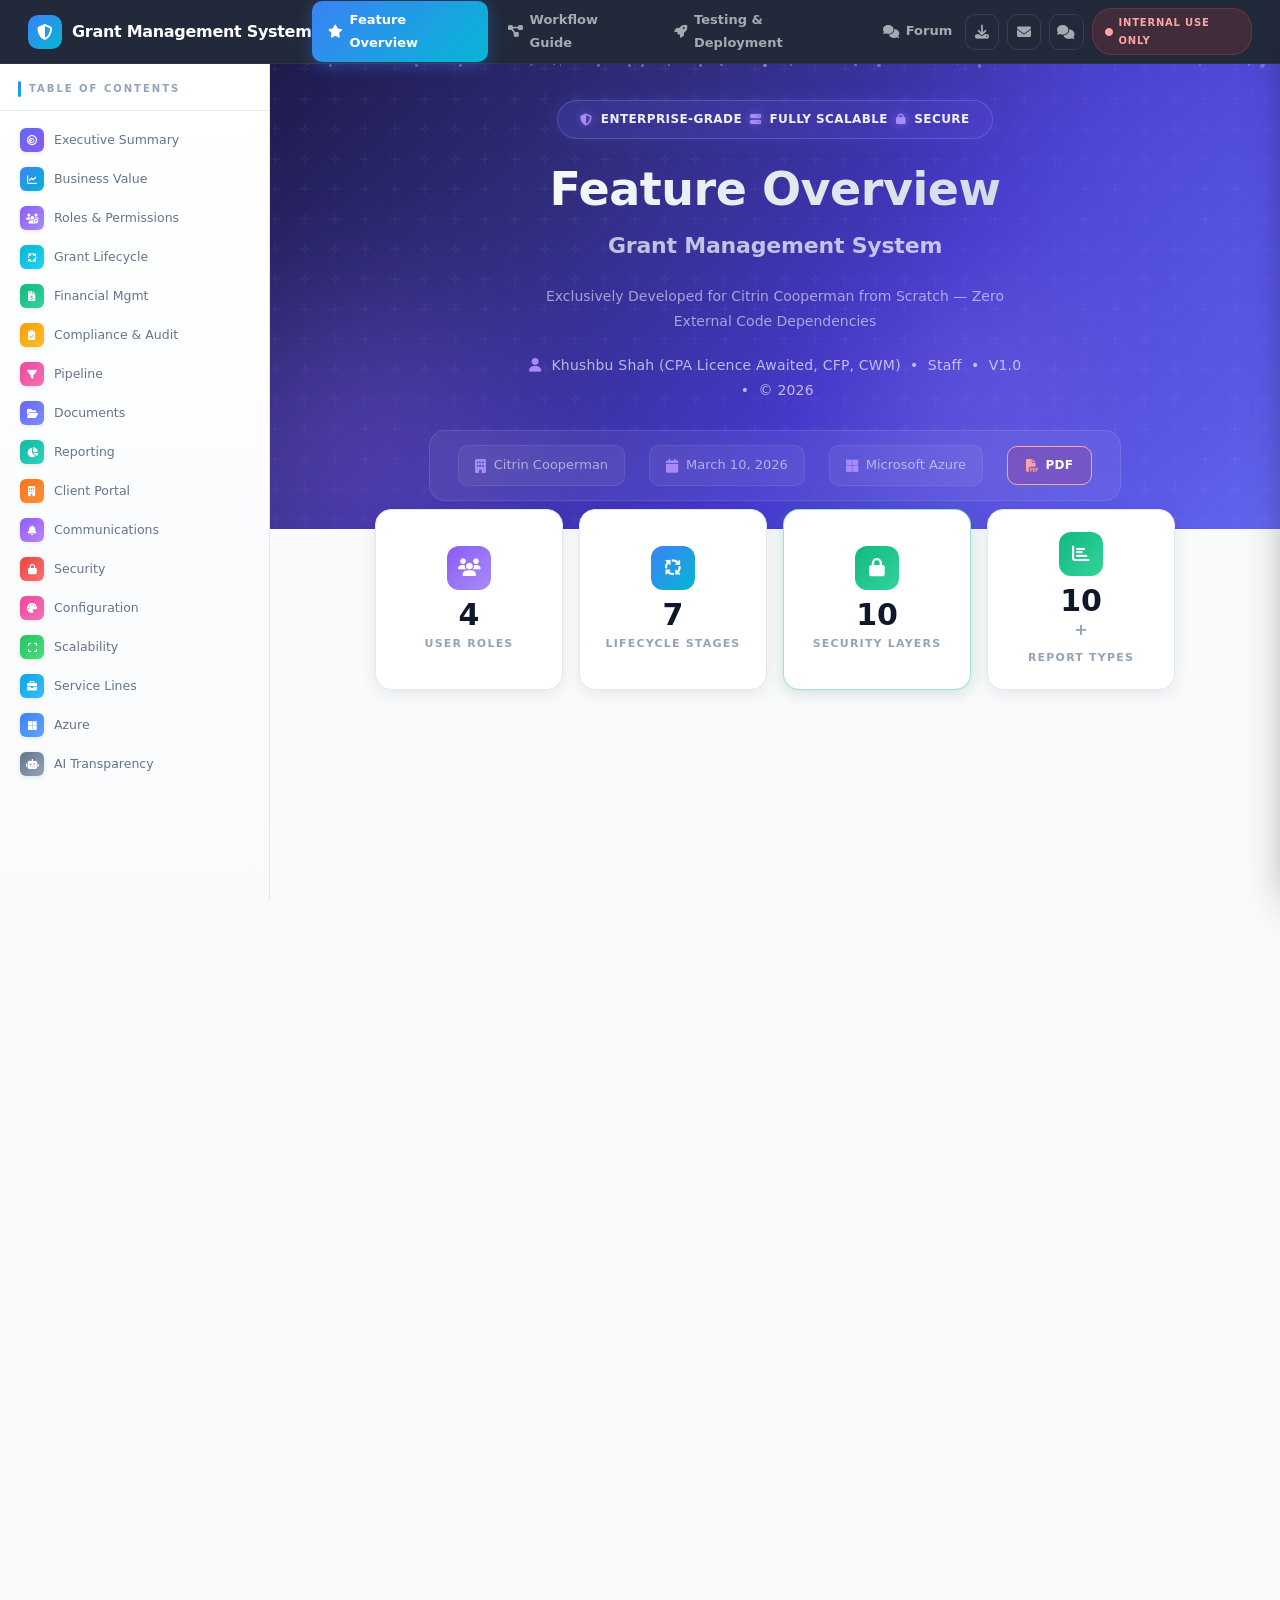
<file: docs/index.html>
<!DOCTYPE html>
<html lang="en">
<head>
<meta charset="UTF-8">
<meta http-equiv="refresh" content="0;url=GMS-Feature-Overview.html">
<title>Grant Management System — Documentation</title>
</head>
<body>
<p>Redirecting to <a href="GMS-Feature-Overview.html">Feature Overview</a>...</p>
</body>
</html>
</file>
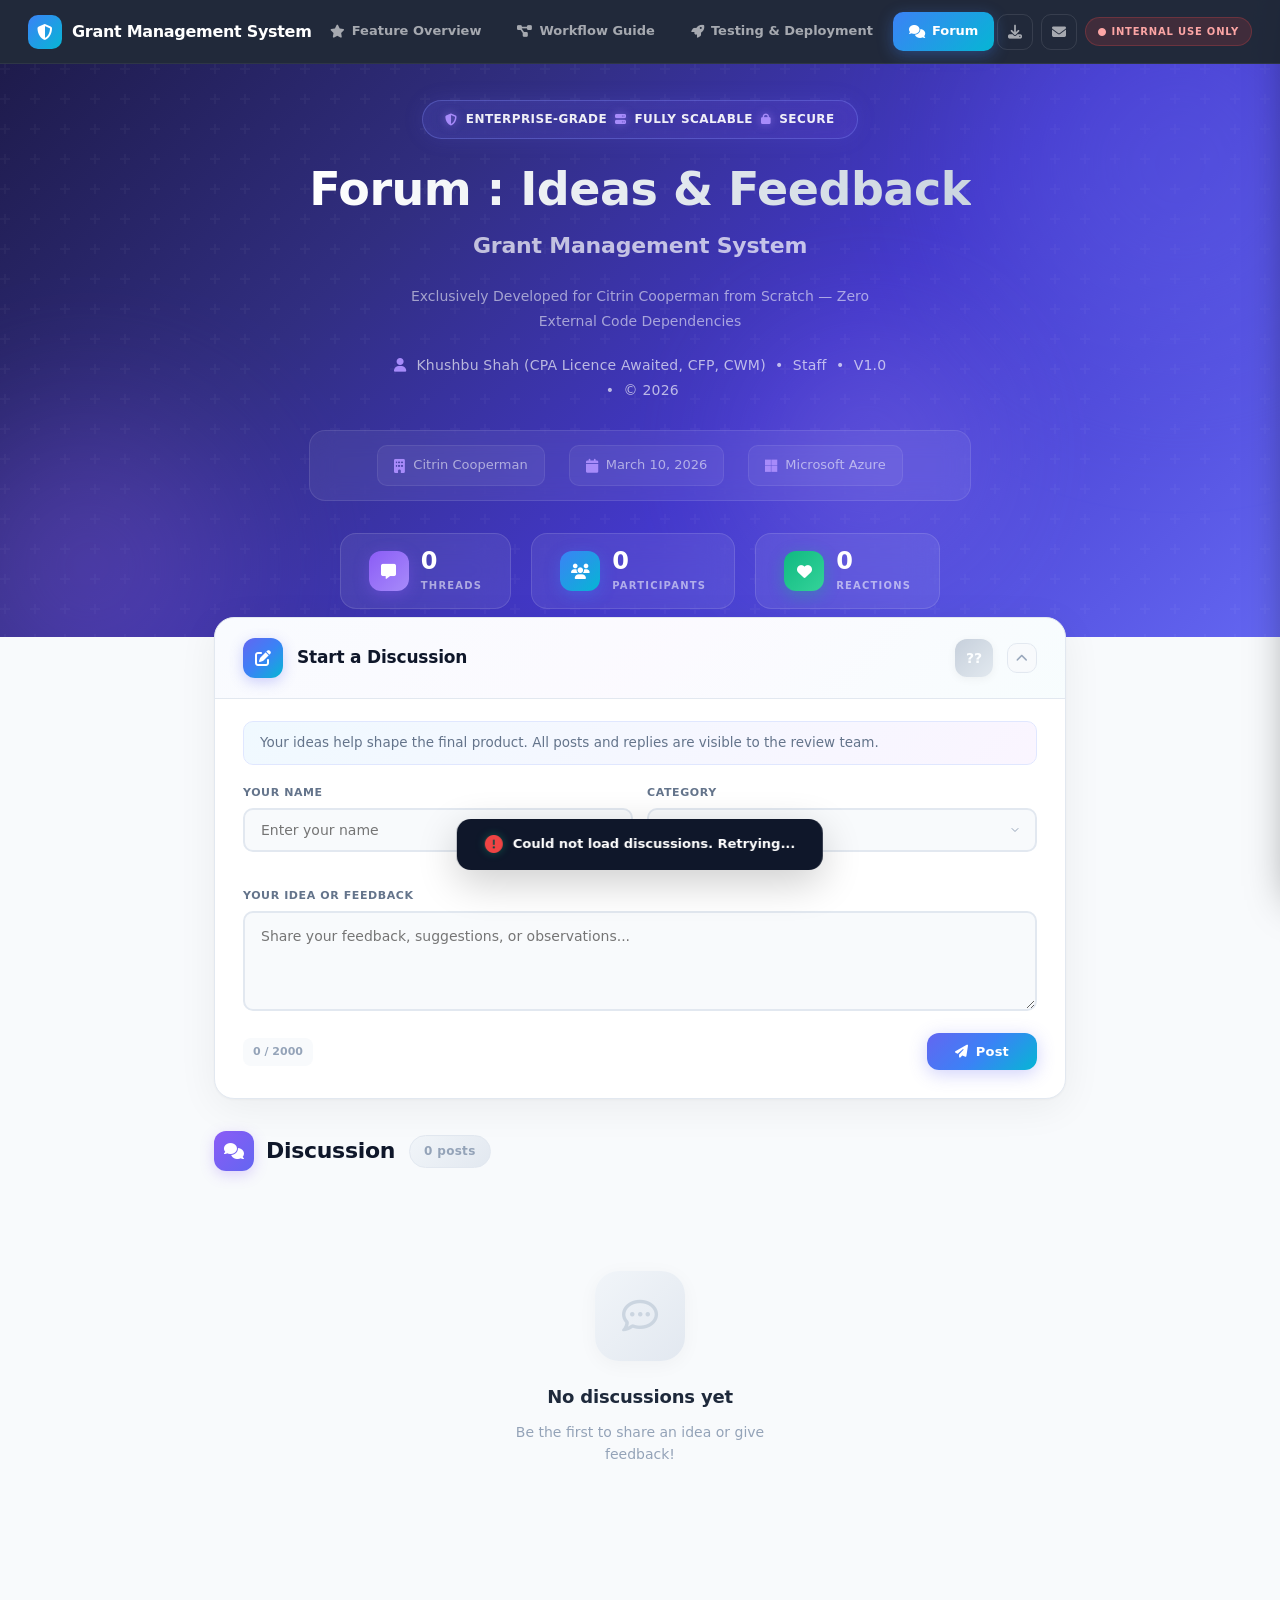
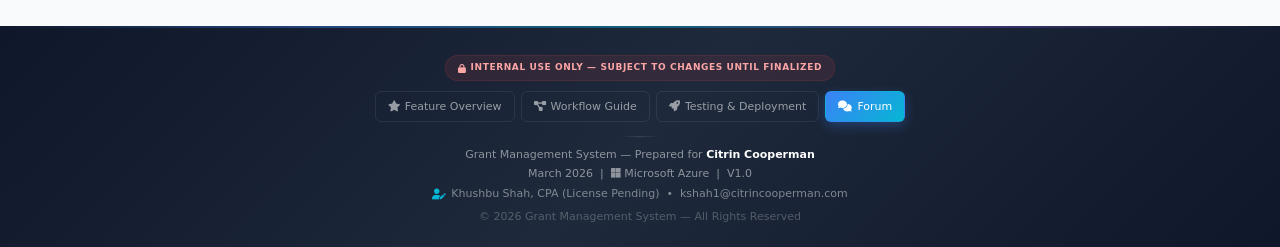
<file: docs/GMS-Comments.html>
<!DOCTYPE html>
<html lang="en">
<head>
<meta charset="UTF-8">
<meta name="viewport" content="width=device-width, initial-scale=1.0">
<title>Grant Management System — Forum</title>
<link rel="stylesheet" href="https://cdnjs.cloudflare.com/ajax/libs/font-awesome/6.7.2/css/all.min.css">
<link rel="stylesheet" href="docs-common.css">
<style>
/* === HERO (comments-specific) === */

/* === FORUM STATS === */
.forum-stats{display:flex;flex-direction:row;justify-content:center;gap:20px;margin-top:32px;position:relative;}
.forum-stat{display:flex;align-items:center;gap:12px;background:rgba(255,255,255,.07);border:1px solid rgba(255,255,255,.12);padding:14px 28px;border-radius:16px;backdrop-filter:blur(16px);-webkit-backdrop-filter:blur(16px);transition:all .35s cubic-bezier(.4,0,.2,1);cursor:default;position:relative;overflow:hidden;}
.forum-stat::before{content:'';position:absolute;inset:0;background:linear-gradient(135deg,rgba(255,255,255,.08),transparent);opacity:0;transition:opacity .3s;}
.forum-stat:hover{transform:translateY(-3px);border-color:rgba(255,255,255,.22);box-shadow:0 8px 32px rgba(0,0,0,.2);}
.forum-stat:hover::before{opacity:1;}
.forum-stat-icon{width:40px;height:40px;border-radius:12px;display:flex;align-items:center;justify-content:center;font-size:15px;color:#fff;position:relative;z-index:1;box-shadow:0 4px 12px rgba(0,0,0,.15);}
.fsi-1{background:linear-gradient(135deg,#8b5cf6,#a78bfa);box-shadow:0 4px 15px rgba(139,92,246,.35);}
.fsi-2{background:linear-gradient(135deg,#3b82f6,#06b6d4);box-shadow:0 4px 15px rgba(59,130,246,.35);}
.fsi-3{background:linear-gradient(135deg,#10b981,#34d399);box-shadow:0 4px 15px rgba(16,185,129,.35);}
.forum-stat-info{text-align:left;position:relative;z-index:1;}
.forum-stat-num{font-size:24px;font-weight:800;color:#fff;line-height:1.1;letter-spacing:-.5px;}
.forum-stat-label{font-size:10px;color:rgba(255,255,255,.55);text-transform:uppercase;letter-spacing:1.2px;font-weight:700;margin-top:2px;}

/* === MAIN === */
.main-content{max-width:900px;margin:0 auto;padding:0 24px 80px;}

/* === COMPOSE CARD === */
.compose-card{background:var(--white);border-radius:20px;padding:0;box-shadow:0 8px 40px rgba(0,0,0,.06),0 1px 3px rgba(0,0,0,.04);border:1px solid #e2e8f0;margin:-20px auto 32px;position:relative;z-index:10;overflow:hidden;transition:box-shadow .3s;}
.compose-card:hover{box-shadow:0 12px 48px rgba(0,0,0,.08),0 1px 3px rgba(0,0,0,.04);}
.compose-header{display:flex;align-items:center;gap:14px;padding:20px 28px;background:linear-gradient(135deg,rgba(59,130,246,.03),rgba(139,92,246,.03),rgba(6,182,212,.03));border-bottom:1px solid #e2e8f0;cursor:pointer;transition:all .25s;user-select:none;}
.compose-header:hover{background:linear-gradient(135deg,rgba(59,130,246,.06),rgba(139,92,246,.06),rgba(6,182,212,.06));}
.compose-header .ch-icon{width:40px;height:40px;border-radius:12px;background:linear-gradient(135deg,#6366f1,#3b82f6,#06b6d4);display:flex;align-items:center;justify-content:center;color:#fff;font-size:16px;flex-shrink:0;box-shadow:0 4px 14px rgba(99,102,241,.3);transition:transform .3s;}
.compose-header:hover .ch-icon{transform:rotate(-5deg) scale(1.05);}
.compose-header h2{font-size:17px;font-weight:800;color:var(--primary);flex:1;letter-spacing:-.2px;}
.compose-header .ch-toggle{width:30px;height:30px;border-radius:10px;display:flex;align-items:center;justify-content:center;color:var(--text-muted);font-size:12px;transition:all .35s cubic-bezier(.4,0,.2,1);background:var(--bg);border:1px solid #e2e8f0;}
.compose-header .ch-toggle.open{transform:rotate(180deg);}
.compose-body{padding:0 28px 28px;max-height:0;overflow:hidden;transition:max-height .45s cubic-bezier(.4,0,.2,1),padding .45s cubic-bezier(.4,0,.2,1);}
.compose-body.open{max-height:650px;padding:22px 28px 28px;}
.compose-body .form-sub{color:var(--text-light);font-size:13.5px;margin-bottom:18px;line-height:1.6;padding:10px 16px;background:linear-gradient(135deg,#f0f9ff,#faf5ff);border-radius:10px;border:1px solid #e0e7ff;}
.form-row{display:flex;gap:14px;align-items:flex-start;}
.form-row .form-group{flex:1;}
.form-group{margin-bottom:14px;}
.form-group label{display:block;font-size:11px;font-weight:800;color:var(--text-light);margin-bottom:6px;letter-spacing:.6px;text-transform:uppercase;}
.form-input{width:100%;padding:12px 16px;border:2px solid #e2e8f0;border-radius:10px;font-size:14px;font-family:inherit;color:var(--text);transition:all .3s cubic-bezier(.4,0,.2,1);background:var(--bg);outline:none;}
.form-input:focus{border-color:var(--secondary);box-shadow:0 0 0 4px rgba(59,130,246,.08);background:var(--white);}
textarea.form-input{min-height:100px;resize:vertical;line-height:1.7;}
.form-footer{display:flex;align-items:center;justify-content:space-between;gap:12px;margin-top:6px;}
.depth-limit-msg{font-size:12px;color:var(--text-muted);font-style:italic;display:inline-flex;align-items:center;gap:5px;}
.depth-limit-msg i{color:var(--warning);font-size:11px;}
.depth-limit-msg a{color:var(--secondary);font-weight:600;font-style:normal;text-decoration:none;}
.depth-limit-msg a:hover{text-decoration:underline;}
.field-error{font-size:11px;color:var(--danger);margin-top:4px;min-height:16px;font-weight:600;transition:opacity .2s;}
.form-input.input-error{border-color:var(--danger)!important;box-shadow:0 0 0 4px rgba(239,68,68,.08)!important;}
.char-count{font-size:11px;color:var(--text-muted);font-weight:700;transition:color .2s;background:var(--bg);padding:4px 10px;border-radius:8px;}
.char-count.warn{color:var(--warning);background:#fffbeb;}
.char-count.danger{color:var(--danger);background:#fef2f2;}
.submit-btn{display:inline-flex;align-items:center;gap:8px;padding:11px 28px;background:linear-gradient(135deg,#6366f1,#3b82f6,#06b6d4);color:#fff;border:none;border-radius:12px;font-size:13px;font-weight:800;cursor:pointer;transition:all .35s cubic-bezier(.4,0,.2,1);box-shadow:0 4px 18px rgba(99,102,241,.3);font-family:inherit;letter-spacing:.2px;}
.submit-btn:hover{transform:translateY(-3px);box-shadow:0 8px 30px rgba(99,102,241,.4);}
.submit-btn:active{transform:translateY(-1px);}
.submit-btn:disabled{opacity:.5;cursor:not-allowed;transform:none!important;box-shadow:none!important;}
.avatar-preview{width:38px;height:38px;border-radius:12px;display:flex;align-items:center;justify-content:center;color:#fff;font-size:14px;font-weight:800;flex-shrink:0;transition:all .35s;box-shadow:0 2px 10px rgba(0,0,0,.1);}
.category-select{width:100%;padding:12px 16px;border:2px solid #e2e8f0;border-radius:10px;font-size:14px;font-family:inherit;color:var(--text);transition:all .3s cubic-bezier(.4,0,.2,1);background:var(--bg);outline:none;cursor:pointer;appearance:none;-webkit-appearance:none;background-image:url("data:image/svg+xml,%3Csvg xmlns='http://www.w3.org/2000/svg' width='12' height='12' viewBox='0 0 24 24' fill='none' stroke='%2394a3b8' stroke-width='2' stroke-linecap='round' stroke-linejoin='round'%3E%3Cpolyline points='6 9 12 15 18 9'%3E%3C/polyline%3E%3C/svg%3E");background-repeat:no-repeat;background-position:right 14px center;}
.category-select:focus{border-color:var(--secondary);box-shadow:0 0 0 4px rgba(59,130,246,.08);background-color:var(--white);}
.cat-badge{display:inline-flex;align-items:center;gap:4px;padding:3px 10px;border-radius:20px;font-size:10px;font-weight:700;letter-spacing:.4px;text-transform:uppercase;white-space:nowrap;transition:transform .2s;}
.cat-login{background:linear-gradient(135deg,#eff6ff,#dbeafe);color:#2563eb;border:1px solid #93c5fd;}
.cat-superadmin{background:linear-gradient(135deg,#f5f3ff,#ede9fe);color:#7c3aed;border:1px solid #c4b5fd;}
.cat-manager{background:linear-gradient(135deg,#ecfeff,#cffafe);color:#0891b2;border:1px solid #67e8f9;}
.cat-staff{background:linear-gradient(135deg,#ecfdf5,#d1fae5);color:#059669;border:1px solid #6ee7b7;}
.cat-client{background:linear-gradient(135deg,#fffbeb,#fef3c7);color:#d97706;border:1px solid #fcd34d;}
.cat-reports{background:linear-gradient(135deg,#fef2f2,#fee2e2);color:#dc2626;border:1px solid #fca5a5;}
.cat-security{background:linear-gradient(135deg,#fdf2f8,#fce7f3);color:#db2777;border:1px solid #f9a8d4;}
.cat-general{background:linear-gradient(135deg,#f8fafc,#f1f5f9);color:#475569;border:1px solid #cbd5e0;}

/* === DISCUSSION SECTION === */
.discussion-section{margin-top:12px;}
.discussion-header{display:flex;align-items:center;gap:14px;margin-bottom:20px;flex-wrap:wrap;}
.discussion-header h2{font-size:22px;font-weight:800;color:var(--primary);display:flex;align-items:center;gap:12px;flex-shrink:0;letter-spacing:-.3px;}
.discussion-header h2 .dh-icon{width:40px;height:40px;border-radius:12px;background:linear-gradient(135deg,#8b5cf6,#6366f1);display:flex;align-items:center;justify-content:center;color:#fff;font-size:16px;flex-shrink:0;box-shadow:0 4px 14px rgba(139,92,246,.25);transition:transform .3s;}
.discussion-header h2:hover .dh-icon{transform:rotate(-5deg) scale(1.08);}
.comment-count{font-size:12px;font-weight:700;color:var(--text-muted);background:linear-gradient(135deg,#f1f5f9,#e2e8f0);padding:5px 14px;border-radius:20px;border:1px solid #e2e8f0;letter-spacing:.3px;}

/* === FILTER TOOLBAR === */
.filter-toolbar{display:flex;align-items:center;gap:10px;padding:14px 20px;background:var(--white);border:1px solid #e2e8f0;border-radius:14px;margin-bottom:20px;flex-wrap:wrap;box-shadow:0 2px 12px rgba(0,0,0,.04);}
.filter-search{flex:1;min-width:160px;position:relative;}
.filter-search input{width:100%;padding:9px 14px 9px 36px;border:2px solid #e2e8f0;border-radius:10px;font-size:13px;font-family:inherit;color:var(--text);background:var(--bg);outline:none;transition:all .3s;}
.filter-search input:focus{border-color:var(--secondary);box-shadow:0 0 0 4px rgba(59,130,246,.06);background:var(--white);}
.filter-search input::placeholder{color:var(--text-muted);}
.filter-search .search-icon{position:absolute;left:11px;top:50%;transform:translateY(-50%);font-size:14px;pointer-events:none;line-height:1;color:var(--text-muted);}
.filter-sep{width:1px;height:28px;background:linear-gradient(to bottom,transparent,#e2e8f0,transparent);flex-shrink:0;}
.filter-select{padding:9px 32px 9px 12px;border:2px solid #e2e8f0;border-radius:10px;font-size:12px;font-family:inherit;font-weight:700;color:var(--text);background:var(--bg);outline:none;cursor:pointer;transition:all .3s;appearance:none;-webkit-appearance:none;background-image:url("data:image/svg+xml,%3Csvg xmlns='http://www.w3.org/2000/svg' width='12' height='12' viewBox='0 0 24 24' fill='none' stroke='%2394a3b8' stroke-width='2' stroke-linecap='round' stroke-linejoin='round'%3E%3Cpolyline points='6 9 12 15 18 9'%3E%3C/polyline%3E%3C/svg%3E");background-repeat:no-repeat;background-position:right 10px center;}
.filter-select:focus{border-color:var(--secondary);box-shadow:0 0 0 4px rgba(59,130,246,.06);}
.filter-stats{font-size:11px;color:var(--text-muted);display:flex;align-items:center;gap:5px;white-space:nowrap;font-weight:700;}
.filter-stats i{color:var(--accent);font-size:10px;}
.filter-clear{background:none;border:2px solid #e2e8f0;color:var(--text-muted);font-size:11px;font-weight:700;cursor:pointer;padding:7px 14px;border-radius:10px;transition:all .25s;font-family:inherit;display:none;align-items:center;gap:5px;white-space:nowrap;}
.filter-clear.visible{display:inline-flex;}
.filter-clear:hover{color:var(--danger);border-color:var(--danger);background:rgba(239,68,68,.04);}

/* === EMPTY STATE === */
.no-comments{text-align:center;padding:80px 20px;color:var(--text-muted);}
.no-comments .empty-icon{width:90px;height:90px;border-radius:24px;background:linear-gradient(135deg,#f1f5f9,#e2e8f0);display:flex;align-items:center;justify-content:center;margin:0 auto 20px;font-size:36px;color:#cbd5e0;box-shadow:0 4px 20px rgba(0,0,0,.04);animation:emptyBounce 3s ease-in-out infinite;}
@keyframes emptyBounce{0%,100%{transform:translateY(0);}50%{transform:translateY(-6px);}}
.no-comments .empty-title{font-size:18px;font-weight:800;color:var(--text);margin-bottom:8px;letter-spacing:-.2px;}
.no-comments .empty-sub{font-size:14px;color:var(--text-muted);max-width:320px;margin:0 auto;line-height:1.6;}

/* === THREAD COMMENT CARD === */
.comment-card{background:var(--white);border-radius:18px;padding:22px 24px 16px;margin-bottom:14px;box-shadow:0 2px 12px rgba(0,0,0,.04);border:1px solid #e2e8f0;transition:all .35s cubic-bezier(.4,0,.2,1);animation:slideIn .4s cubic-bezier(.4,0,.2,1);}
.comment-card:hover{box-shadow:0 6px 24px rgba(0,0,0,.07);border-color:#cbd5e0;transform:translateY(-1px);}
@keyframes slideIn{from{opacity:0;transform:translateY(12px);}to{opacity:1;transform:translateY(0);}}

.comment-header{display:flex;align-items:center;gap:12px;margin-bottom:12px;}
.comment-avatar{width:40px;height:40px;border-radius:12px;display:flex;align-items:center;justify-content:center;color:#fff;font-size:14px;font-weight:800;flex-shrink:0;box-shadow:0 3px 12px rgba(0,0,0,.12);transition:transform .3s;}
.comment-card:hover .comment-avatar{transform:scale(1.05);}
.comment-meta{display:flex;flex-direction:column;flex:1;min-width:0;}
.comment-name{font-weight:800;color:var(--primary);font-size:14.5px;line-height:1.3;display:flex;align-items:center;gap:8px;letter-spacing:-.1px;}
.comment-name .name-text{overflow:hidden;text-overflow:ellipsis;white-space:nowrap;}
.comment-time{font-size:11px;color:var(--text-muted);display:flex;align-items:center;gap:6px;margin-top:2px;}
.comment-time .time-dot{width:3px;height:3px;border-radius:50%;background:var(--text-muted);flex-shrink:0;}
.comment-body{font-size:14.5px;color:var(--text);line-height:1.75;padding-left:52px;margin-bottom:12px;word-wrap:break-word;overflow-wrap:break-word;}
.comment-footer{padding-left:52px;display:flex;align-items:center;gap:8px;flex-wrap:wrap;}

/* === ACTIONS === */
.action-btn{background:none;border:1.5px solid transparent;color:var(--text-muted);font-size:12px;font-weight:700;cursor:pointer;display:inline-flex;align-items:center;gap:5px;padding:5px 12px;border-radius:8px;transition:all .25s;font-family:inherit;}
.action-btn:hover{color:var(--secondary);background:rgba(59,130,246,.06);border-color:rgba(59,130,246,.15);}
.action-btn.collapse-btn:hover{color:var(--accent);border-color:rgba(6,182,212,.15);background:rgba(6,182,212,.06);}
.action-sep{width:1px;height:16px;background:linear-gradient(to bottom,transparent,#e2e8f0,transparent);flex-shrink:0;margin:0 2px;}

/* === REACTIONS === */
.reactions-bar{display:inline-flex;align-items:center;gap:5px;flex-wrap:wrap;}
.reaction-chip{display:inline-flex;align-items:center;gap:4px;padding:4px 10px;border-radius:20px;font-size:13px;border:1.5px solid #e2e8f0;background:var(--bg);cursor:pointer;transition:all .25s cubic-bezier(.4,0,.2,1);font-family:inherit;line-height:1.3;user-select:none;}
.reaction-chip:hover{border-color:var(--secondary);background:rgba(59,130,246,.05);transform:scale(1.1);box-shadow:0 2px 8px rgba(59,130,246,.15);}
.reaction-chip.active{border-color:var(--secondary);background:rgba(59,130,246,.08);box-shadow:0 2px 8px rgba(59,130,246,.12);}
.reaction-chip .r-count{font-weight:800;color:var(--text-light);font-size:11px;min-width:6px;text-align:center;}
.reaction-chip.active .r-count{color:var(--secondary);}
.add-reaction-btn{display:inline-flex;align-items:center;justify-content:center;width:28px;height:28px;border-radius:50%;border:1.5px dashed #cbd5e0;background:none;cursor:pointer;font-size:13px;color:var(--text-muted);transition:all .25s;font-family:inherit;position:relative;}
.add-reaction-btn:hover{border-color:var(--secondary);border-style:solid;color:var(--secondary);background:rgba(59,130,246,.05);transform:scale(1.1);}
.emoji-picker{position:absolute;bottom:38px;left:50%;transform:translateX(-50%);background:var(--white);border:1px solid #e2e8f0;border-radius:14px;padding:8px 10px;box-shadow:0 12px 40px rgba(0,0,0,.12);display:none;gap:3px;z-index:100;white-space:nowrap;}
.emoji-picker.open{display:flex;}
.emoji-picker::after{content:'';position:absolute;bottom:-6px;left:50%;transform:translateX(-50%);width:10px;height:10px;background:var(--white);border-right:1px solid #e2e8f0;border-bottom:1px solid #e2e8f0;rotate:45deg;}
.emoji-pick{width:34px;height:34px;display:flex;align-items:center;justify-content:center;border-radius:8px;cursor:pointer;font-size:18px;border:none;background:none;transition:all .2s;}
.emoji-pick:hover{background:var(--bg-dark);transform:scale(1.25);}

/* === NESTED REPLIES (THREAD) === */
.replies-container{margin-left:52px;padding-left:18px;border-left:3px solid #e2e8f0;margin-top:8px;margin-bottom:6px;transition:border-color .35s;}
.replies-container:hover{border-left-color:var(--secondary);}
.replies-container .comment-card{background:var(--bg);border:1px solid #e2e8f0;margin-bottom:10px;padding:16px 18px 12px;box-shadow:none;border-radius:14px;}
.replies-container .comment-card:hover{background:var(--white);box-shadow:0 4px 16px rgba(0,0,0,.05);}
.replies-container .comment-avatar{width:30px;height:30px;font-size:11px;border-radius:9px;box-shadow:none;}
.replies-container .comment-body{padding-left:42px;font-size:13.5px;}
.replies-container .comment-footer{padding-left:42px;}

/* Deep nesting */
.replies-container .replies-container{margin-left:42px;border-left-color:#f1f5f9;}
.replies-container .replies-container:hover{border-left-color:var(--accent);}
.replies-container .replies-container .comment-card{background:var(--white);}
.replies-container .replies-container .replies-container{margin-left:30px;border-left-color:#e2e8f0;}

/* === INLINE REPLY FORM === */
.inline-reply-form{margin-left:52px;padding-left:18px;border-left:3px solid var(--secondary);margin-top:10px;margin-bottom:10px;animation:slideIn .3s cubic-bezier(.4,0,.2,1);}
.inline-reply-form .reply-form-inner{background:linear-gradient(135deg,#f8fafc,#f0f9ff);border:1px solid #dbeafe;border-radius:14px;padding:16px 18px;}
.inline-reply-form .reply-form-header{display:flex;align-items:center;justify-content:space-between;margin-bottom:12px;}
.inline-reply-form .reply-form-header span{font-size:12px;font-weight:800;color:var(--secondary);display:flex;align-items:center;gap:6px;}
.inline-reply-form .cancel-btn{background:none;border:none;color:var(--text-muted);font-size:18px;cursor:pointer;padding:4px 8px;border-radius:6px;transition:all .25s;font-family:inherit;line-height:1;}
.inline-reply-form .cancel-btn:hover{color:var(--danger);background:rgba(239,68,68,.08);}
.inline-reply-form .form-input{padding:10px 14px;font-size:13px;border-width:2px;min-height:auto;border-radius:10px;}
.inline-reply-form textarea.form-input{min-height:65px;}
.inline-reply-form .form-group{margin-bottom:10px;}
.inline-reply-form .submit-btn{padding:9px 20px;font-size:12px;border-radius:10px;}

/* Nested reply forms */
.replies-container .inline-reply-form{margin-left:42px;}
.replies-container .replies-container .inline-reply-form{margin-left:30px;}

/* === TOAST === */
.toast{position:fixed;bottom:30px;left:50%;transform:translateX(-50%) translateY(80px);background:var(--primary);color:#fff;padding:14px 28px;border-radius:14px;font-size:13px;font-weight:700;display:flex;align-items:center;gap:10px;box-shadow:0 12px 40px rgba(0,0,0,.2);z-index:9999;transition:transform .45s cubic-bezier(.4,0,.2,1),opacity .45s;opacity:0;backdrop-filter:blur(10px);}
.toast.visible{transform:translateX(-50%) translateY(0);opacity:1;}
.toast i{color:var(--success);font-size:18px;filter:drop-shadow(0 0 4px rgba(16,185,129,.4));}

/* === PRINT (page-specific) === */
@media print{
  .compose-card,.inline-reply-form,.action-btn,.collapse-btn,.filter-toolbar,.reactions-bar,.add-reaction-btn,.forum-stats{display:none!important;}
  .main-content{margin-top:0;padding:10px!important;}
  .replies-container{border-left-color:#ccc!important;}
  .comment-card{box-shadow:none!important;border:1px solid #d1d5db!important;page-break-inside:avoid;break-inside:avoid;}
}

/* === RESPONSIVE (page-specific) === */
@media(max-width:768px){
  .hero{padding:60px 16px 40px!important;}
  .hero h1{font-size:22px!important;line-height:1.3!important;display:flex;align-items:center;justify-content:center;flex-wrap:wrap;gap:6px;}
  .hero > p{font-size:13px!important;margin-bottom:8px;}
  .forum-stats{gap:10px;margin-top:20px;}
  .forum-stat{padding:10px 16px;border-radius:12px;}
  .forum-stat-num{font-size:18px;}
  .forum-stat-label{font-size:9px;letter-spacing:.8px;}
  .forum-stat-icon{width:32px;height:32px;font-size:13px;}
  .compose-card{margin:-20px 0 24px;border-radius:16px;}
  .compose-header{padding:16px 18px;gap:10px;}
  .compose-header .ch-icon{width:34px;height:34px;font-size:14px;}
  .compose-body.open{padding:16px 18px 18px;}
  .form-row{flex-direction:column;gap:0;}
  .comment-card{border-radius:14px!important;margin-bottom:12px!important;}
  .comment-body,.comment-footer{padding-left:0!important;padding-top:6px;}
  .replies-container{margin-left:10px!important;padding-left:12px!important;}
  .inline-reply-form{margin-left:10px!important;padding-left:12px!important;}
  .filter-toolbar{flex-direction:column;gap:8px;padding:14px;border-radius:14px;}
  .filter-search{min-width:100%;}
  .filter-select{width:100%;}
  .filter-sep{display:none;}
  .form-footer{flex-direction:column;gap:10px;}
  .form-footer .btn{width:100%;}
}
@media(max-width:480px){
  .hero{padding:56px 12px 32px!important;}
  .hero h1{font-size:20px!important;}
  .hero > p{font-size:12px!important;}
  .forum-stats{gap:8px;}
  .forum-stat{padding:8px 14px;gap:8px;}
  .forum-stat-num{font-size:16px;}
  .forum-stat-icon{width:28px;height:28px;font-size:12px;border-radius:8px;}
  .compose-header h2{font-size:14px;}
  .compose-header .ch-icon{width:30px;height:30px;font-size:12px;}
  .compose-card{margin:-12px 0 18px;}
}
.hero.hero-forum{background:linear-gradient(135deg,#1e1b4b 0%,#312e81 30%,#4338ca 60%,#6366f1 100%);}
</style>
</head>
<body>

<!-- TOP NAV -->
<nav class="top-nav">
  <div class="nav-logo"><span class="icon-wrap"><i class="fa-solid fa-shield-halved"></i></span><span class="nav-text">Grant Management System</span></div>
  <div class="nav-links">
    <a href="GMS-Feature-Overview.html"><i class="fa-solid fa-star"></i> Feature Overview</a>
    <a href="GMS-Workflow-Guide.html"><i class="fa-solid fa-diagram-project"></i> Workflow Guide</a>
    <a href="GMS-Testing-Deployment-Plan.html"><i class="fa-solid fa-rocket"></i> Testing &amp; Deployment</a>
    <a href="GMS-Comments.html" class="active"><i class="fa-solid fa-comments"></i> Forum</a>
  </div>
  <div class="nav-right">
    <a class="nav-action" href="#" onclick="downloadAllPagesAsPDF(event);return false;" title="Download All Pages as PDF"><i class="fa-solid fa-download"></i></a>
    <a class="nav-action" href="#" onclick="window.location.href='mailto:?subject='+encodeURIComponent('GMS Forum — Citrin Cooperman')+'&body='+encodeURIComponent('Please review the Grant Management System — Forum:\n\n'+window.location.href+'\n\nDocument: GMS Forum V1.0\nClassification: Internal Use Only\n\n— Citrin Cooperman');return false;" title="Email this page"><i class="fa-solid fa-envelope"></i></a>
    <span class="nav-badge"><i class="fa-solid fa-circle"></i> Internal Use Only</span>
  </div>
  <button class="nav-hamburger" aria-label="Open navigation menu"><span></span><span></span><span></span></button>
</nav>
<!-- MOBILE NAV -->
<div class="mobile-nav-overlay"></div>
<nav class="mobile-nav" aria-label="Mobile navigation">
  <div class="mobile-nav-header">
    <div class="nav-logo"><span class="icon-wrap"><i class="fa-solid fa-shield-halved"></i></span> GMS</div>
    <button class="mobile-nav-close" aria-label="Close navigation">&times;</button>
  </div>
  <div class="mobile-nav-links">
    <a href="GMS-Feature-Overview.html"><i class="fa-solid fa-star"></i> <span class="mobile-nav-label">Feature Overview</span> <i class="fa-solid fa-chevron-right mobile-nav-arrow"></i></a>
    <a href="GMS-Workflow-Guide.html"><i class="fa-solid fa-diagram-project"></i> <span class="mobile-nav-label">Workflow Guide</span> <i class="fa-solid fa-chevron-right mobile-nav-arrow"></i></a>
    <a href="GMS-Testing-Deployment-Plan.html"><i class="fa-solid fa-rocket"></i> <span class="mobile-nav-label">Testing & Deployment</span> <i class="fa-solid fa-chevron-right mobile-nav-arrow"></i></a>
    <a href="GMS-Comments.html" class="active"><i class="fa-solid fa-comments"></i> <span class="mobile-nav-label">Forum</span> <i class="fa-solid fa-chevron-right mobile-nav-arrow"></i></a>
  </div>
  <div class="mobile-nav-divider"></div>
  <div class="mobile-nav-actions">
    <a class="mobile-nav-action" href="#" onclick="downloadAllPagesAsPDF(event);return false;"><i class="fa-solid fa-download"></i> Download PDF</a>
  </div>
  <div class="mobile-nav-footer">
    <span class="nav-badge"><i class="fa-solid fa-circle"></i> Internal Use Only</span>
  </div>
</nav>

<!-- HERO -->
<section class="hero hero-forum">
  <div class="hero-particles" id="particles"></div>
  <div class="hero-orb o1"></div>
  <div class="hero-orb o2"></div>
  <div class="hero-orb o3"></div>
  <div class="hero-content">
    <div class="hero-badge"><i class="fa-solid fa-shield-halved"></i> Enterprise-Grade <i class="fa-solid fa-server" style="font-size:11px;"></i> Fully Scalable <i class="fa-solid fa-lock" style="font-size:11px;"></i> Secure</div>
    <h1>Forum : Ideas &amp; Feedback</h1>
    <h1 class="subtitle">Grant Management System</h1>
    <p style="color:rgba(255,255,255,.55);font-size:14px;margin-bottom:20px;">Exclusively Developed for Citrin Cooperman from Scratch — Zero External Code Dependencies</p>
    <p style="color:rgba(255,255,255,.65);font-size:14px;margin-bottom:28px;font-weight:500;letter-spacing:.2px;"><i class="fa-solid fa-user" style="margin-right:6px;color:#a78bfa;"></i> Khushbu Shah (CPA Licence Awaited, CFP, CWM) &nbsp;&bull;&nbsp; Staff &nbsp;&bull;&nbsp; V1.0 &nbsp;&bull;&nbsp; &copy; 2026</p>
    <div class="hero-meta">
      <div class="hero-meta-item"><i class="fa-solid fa-building"></i> Citrin Cooperman</div>
      <div class="hero-meta-item"><i class="fa-solid fa-calendar"></i> March 10, 2026</div>
      <div class="hero-meta-item"><i class="fa-brands fa-microsoft"></i> Microsoft Azure</div>
    </div>
  </div>
  <div class="forum-stats">
    <div class="forum-stat"><div class="forum-stat-icon fsi-1"><i class="fa-solid fa-message"></i></div><div class="forum-stat-info"><div class="forum-stat-num" id="statThreads">0</div><div class="forum-stat-label">Threads</div></div></div>
    <div class="forum-stat"><div class="forum-stat-icon fsi-2"><i class="fa-solid fa-users"></i></div><div class="forum-stat-info"><div class="forum-stat-num" id="statParticipants">0</div><div class="forum-stat-label">Participants</div></div></div>
    <div class="forum-stat"><div class="forum-stat-icon fsi-3"><i class="fa-solid fa-heart"></i></div><div class="forum-stat-info"><div class="forum-stat-num" id="statReactions">0</div><div class="forum-stat-label">Reactions</div></div></div>
  </div>
</section>

<!-- MAIN CONTENT -->
<div class="main-content">

  <!-- COMPOSE CARD -->
  <div class="compose-card" id="composeCard">
    <div class="compose-header" onclick="toggleCompose()">
      <div class="ch-icon"><i class="fa-solid fa-pen-to-square"></i></div>
      <h2>Start a Discussion</h2>
      <div class="avatar-preview" id="avatarPreview" style="background:linear-gradient(135deg,#94a3b8,#cbd5e0);opacity:.5;">??</div>
      <div class="ch-toggle open" id="composeToggle"><i class="fa-solid fa-chevron-down"></i></div>
    </div>
    <div class="compose-body open" id="composeBody">
      <p class="form-sub">Your ideas help shape the final product. All posts and replies are visible to the review team.</p>
      <form id="commentForm" onsubmit="return addComment(event)">
        <div class="form-row">
          <div class="form-group">
            <label>Your Name</label>
            <input type="text" class="form-input" id="commenterName" placeholder="Enter your name" required maxlength="20" pattern="[a-zA-Z\s'\-\.]+" oninput="validateName(this);updateAvatarPreview()">
            <div class="field-error" id="nameError"></div>
          </div>
          <div class="form-group">
            <label>Category</label>
            <select class="category-select" id="commentCategory" required>
              <option value="">Select a category...</option>
              <option value="login">Login Page</option>
              <option value="superadmin">Superadmin Page</option>
              <option value="manager">Manager Page</option>
              <option value="staff">Staff Page</option>
              <option value="client">Client Page</option>
              <option value="reports">Reports</option>
              <option value="security">Security</option>
              <option value="general">General</option>
            </select>
          </div>
        </div>
        <div class="form-group">
          <label>Your Idea or Feedback</label>
          <textarea class="form-input" id="commentText" placeholder="Share your feedback, suggestions, or observations..." required maxlength="2000" oninput="updateCharCount()"></textarea>
        </div>
        <div style="position:absolute;left:-9999px;opacity:0;height:0;overflow:hidden;" aria-hidden="true" tabindex="-1">
          <input type="text" name="website" id="hpField" autocomplete="off" tabindex="-1">
        </div>
        <div class="form-footer">
          <span class="char-count" id="charCount">0 / 2000</span>
          <button type="submit" class="submit-btn" id="submitBtn"><i class="fa-solid fa-paper-plane"></i> Post</button>
        </div>
      </form>
    </div>
  </div>

  <!-- DISCUSSION SECTION -->
  <div class="discussion-section">
    <div class="discussion-header">
      <h2><span class="dh-icon"><i class="fa-solid fa-comments"></i></span> Discussion</h2>
      <span class="comment-count" id="commentCount">0 posts</span>
    </div>

    <!-- FILTER TOOLBAR -->
    <div class="filter-toolbar" id="filterToolbar" style="display:none;">
      <div class="filter-search">
        <span class="search-icon">&#x1F50D;</span>
        <input type="text" id="filterSearch" placeholder="Search by name or keyword..." oninput="applyFilters()">
      </div>
      <div class="filter-sep"></div>
      <select class="filter-select" id="filterSort" onchange="applyFilters()">
        <option value="newest">Newest first</option>
        <option value="oldest">Oldest first</option>
        <option value="most-replies">Most replies</option>
        <option value="most-reactions">Most reactions</option>
        <option value="name-az">Name A-Z</option>
        <option value="name-za">Name Z-A</option>
      </select>
      <select class="filter-select" id="filterCategory" onchange="applyFilters()">
        <option value="">All categories</option>
        <option value="login">Login Page</option>
        <option value="superadmin">Superadmin</option>
        <option value="manager">Manager</option>
        <option value="staff">Staff</option>
        <option value="client">Client</option>
        <option value="reports">Reports</option>
        <option value="security">Security</option>
        <option value="general">General</option>
      </select>
      <select class="filter-select" id="filterAuthor" onchange="applyFilters()">
        <option value="">All authors</option>
      </select>
      <button class="filter-clear" id="filterClear" onclick="clearFilters()"><i class="fa-solid fa-xmark"></i> Clear</button>
      <span class="filter-stats" id="filterStats"></span>
    </div>

    <div id="commentsList">
      <div class="no-comments" id="noComments">
        <div class="empty-icon"><i class="fa-regular fa-comment-dots"></i></div>
        <div class="empty-title">No discussions yet</div>
        <div class="empty-sub">Be the first to share an idea or give feedback!</div>
      </div>
    </div>
  </div>

</div>

<!-- FOOTER -->
<footer class="footer">
  <span class="f-badge"><i class="fa-solid fa-lock"></i> Internal Use Only — Subject to Changes Until Finalized</span>
  <div class="footer-links">
    <a href="GMS-Feature-Overview.html"><i class="fa-solid fa-star"></i> Feature Overview</a>
    <a href="GMS-Workflow-Guide.html"><i class="fa-solid fa-diagram-project"></i> Workflow Guide</a>
    <a href="GMS-Testing-Deployment-Plan.html"><i class="fa-solid fa-rocket"></i> Testing &amp; Deployment</a>
    <a href="GMS-Comments.html" class="active"><i class="fa-solid fa-comments"></i> Forum</a>
  </div>
  <div class="footer-divider"></div>
  <p>Grant Management System — Prepared for <strong style="color:#fff;">Citrin Cooperman</strong></p>
  <p>March 2026 &nbsp;|&nbsp; <i class="fa-brands fa-microsoft"></i> Microsoft Azure &nbsp;|&nbsp; V1.0</p>
  <p class="footer-author"><i class="fa-solid fa-user-pen"></i> Khushbu Shah, CPA (License Pending) &nbsp;&bull;&nbsp; kshah1@citrincooperman.com</p>
  <p class="footer-copy">&copy; 2026 Grant Management System — All Rights Reserved</p>
</footer>

<!-- TOAST -->
<div class="toast" id="toast"><i class="fa-solid fa-circle-check" id="toastIcon"></i> <span id="toastMsg">Posted!</span></div>

<!-- SCROLL TO TOP -->
<button class="scroll-top" id="scrollTop" title="Back to top"><i class="fa-solid fa-arrow-up"></i></button>

<script>
const API_URL = window.location.hostname === 'thetechcontrolcom-source.github.io'
  ? 'https://khushbushah.online/docs/comments-api.php'
  : 'comments-api.php';
let commentsData = [];
let filteredData = [];
let collapsedSet = new Set();
let isLoading = false;
let currentSort = 'newest';
let currentSearch = '';
let currentAuthor = '';
let currentCategory = '';

const CAT_LABELS={login:'Login Page',superadmin:'Superadmin',manager:'Manager',staff:'Staff',client:'Client',reports:'Reports',security:'Security',general:'General'};

const avatarColors = [
  'linear-gradient(135deg,#6366f1,#8b5cf6)','linear-gradient(135deg,#3b82f6,#06b6d4)',
  'linear-gradient(135deg,#10b981,#34d399)','linear-gradient(135deg,#f59e0b,#fbbf24)',
  'linear-gradient(135deg,#ec4899,#f472b6)','linear-gradient(135deg,#ef4444,#f87171)',
  'linear-gradient(135deg,#8b5cf6,#a78bfa)','linear-gradient(135deg,#14b8a6,#2dd4bf)',
  'linear-gradient(135deg,#f97316,#fb923c)','linear-gradient(135deg,#0ea5e9,#38bdf8)'
];

function getInitials(name){
  const p = name.trim().split(/\s+/);
  return p.length >= 2 ? (p[0][0]+p[p.length-1][0]).toUpperCase() : name.trim().substring(0,2).toUpperCase();
}
function getAvatarColor(name){
  let h=0; for(let i=0;i<name.length;i++) h=name.charCodeAt(i)+((h<<5)-h);
  return avatarColors[Math.abs(h)%avatarColors.length];
}
function formatTime(d){
  if(isNaN(d.getTime())) return {ago:'Unknown',dateStr:'Unknown',timeStr:''};
  const s=Math.floor((Date.now()-d)/1000);
  let ago;
  if(s<60) ago='Just now';
  else if(s<3600) ago=Math.floor(s/60)+'m ago';
  else if(s<86400) ago=Math.floor(s/3600)+'h ago';
  else if(s<2592000) ago=Math.floor(s/86400)+'d ago';
  else ago=d.toLocaleDateString('en-US',{month:'short',day:'numeric',year:'numeric'});

  const dateStr=d.toLocaleDateString('en-US',{month:'short',day:'numeric',year:'numeric'});
  const timeStr=d.toLocaleTimeString('en-US',{hour:'numeric',minute:'2-digit'});

  return {ago, dateStr, timeStr};
}
function escapeHtml(s){const d=document.createElement('div');d.textContent=s;return d.innerHTML.replace(/"/g,'&quot;').replace(/'/g,'&#39;');}
function isValidId(id){return typeof id==='string'&&/^[a-z0-9]+$/.test(id);}

// --- NAME VALIDATION ---
const NAME_REGEX = /^[a-zA-Z\s'\-\.]+$/;
let lastPostTime = 0;
const POST_COOLDOWN = 10000; // 10 seconds between posts

function validateName(input){
  const val = input.value;
  const errEl = input.closest('.form-group')?.querySelector('.field-error') || document.getElementById('nameError');
  let msg = '';

  if(val.length > 0 && !NAME_REGEX.test(val)){
    msg = 'Special characters are not allowed. Letters, spaces, hyphens only.';
    input.classList.add('input-error');
  } else if(val.length > 20){
    msg = 'Maximum 20 characters allowed.';
    input.classList.add('input-error');
  } else if(val.length > 0 && val.trim().length < 2){
    msg = 'Name must be at least 2 characters.';
    input.classList.add('input-error');
  } else {
    input.classList.remove('input-error');
  }

  // Strip special chars as they type
  if(val.length > 0 && !NAME_REGEX.test(val)){
    input.value = val.replace(/[^a-zA-Z\s'\-\.]/g, '');
  }
  // Enforce max 20
  if(input.value.length > 20){
    input.value = input.value.substring(0, 20);
  }

  if(errEl) errEl.textContent = msg;
  return msg === '';
}

function isNameValid(name){
  return name.length >= 2 && name.length <= 20 && NAME_REGEX.test(name);
}

// --- COMPOSE ---
function toggleCompose(){
  const body=document.getElementById('composeBody');
  const toggle=document.getElementById('composeToggle');
  body.classList.toggle('open');
  toggle.classList.toggle('open');
}
function updateAvatarPreview(){
  const name=document.getElementById('commenterName').value.trim();
  const av=document.getElementById('avatarPreview');
  if(name.length>=2){
    av.style.background=getAvatarColor(name);
    av.style.opacity='1';
    av.textContent=getInitials(name);
  }else{
    av.style.background='linear-gradient(135deg,#94a3b8,#cbd5e0)';
    av.style.opacity='.5';
    av.textContent='??';
  }
  // Remember name
  if(name) localStorage.setItem('gms_forum_name',name);
}
function updateCharCount(){
  const len=document.getElementById('commentText').value.length;
  const el=document.getElementById('charCount');
  el.textContent=len+' / 2000';
  el.className='char-count'+(len>1800?' danger':len>1500?' warn':'');
}

// Restore saved name
(function(){
  const saved=localStorage.getItem('gms_forum_name');
  if(saved){document.getElementById('commenterName').value=saved;updateAvatarPreview();}
})();

// --- SERVER API ---
let loadRetries = 0;
const MAX_LOAD_RETRIES = 3;

async function loadComments(){
  try{
    const res = await fetch(API_URL);
    if(!res.ok) throw new Error('Failed to load');
    commentsData = await res.json();
    loadRetries = 0;
    updateAuthorDropdown();
    updateStats();
    applyFilters();
  }catch(err){
    if(loadRetries < MAX_LOAD_RETRIES){
      loadRetries++;
      showToast('Could not load discussions. Retrying...','error');
      setTimeout(loadComments, 3000);
    } else {
      showToast('Could not load discussions. Please refresh the page.','error');
    }
  }
}

async function postComment(name, text, replyTo, category){
  const url = replyTo ? API_URL + '?reply_to=' + encodeURIComponent(replyTo) : API_URL;
  const payload = {name, text};
  if(category) payload.category = category;
  // Include honeypot value (should always be empty for real users)
  const hp = document.getElementById('hpField');
  if(hp && hp.value) payload.website = hp.value;
  const res = await fetch(url, {
    method: 'POST',
    headers: {'Content-Type': 'application/json'},
    body: JSON.stringify(payload)
  });
  const data = await res.json();
  if(!res.ok) throw new Error(data.error || 'Failed to post');
  return data;
}

// --- STATS ---
function countAll(comments){
  let n=0;
  comments.forEach(c=>{n++;if(c.replies)n+=countAll(c.replies);});
  return n;
}
function countReactions(comments){
  let n=0;
  comments.forEach(c=>{
    if(c.reactions) Object.values(c.reactions).forEach(v=>n+=v);
    if(c.replies) n+=countReactions(c.replies);
  });
  return n;
}
function updateStats(){
  document.getElementById('statThreads').textContent=commentsData.length;
  const authors=new Set();collectAuthors(commentsData,authors);
  document.getElementById('statParticipants').textContent=authors.size;
  document.getElementById('statReactions').textContent=countReactions(commentsData);
}

// --- RENDER ---
const EMOJIS = ['👍','❤️','🎯','💡','👏','🔥'];
const myReactions = JSON.parse(localStorage.getItem('gms_reactions')||'{}');

function renderComment(c, depth){
  if(!c.id||!isValidId(c.id)) return '';
  const sid = c.id;
  const date = new Date(c.time);
  const t = formatTime(date);
  const replyCount = c.replies ? countAll(c.replies) : 0;
  const isCollapsed = collapsedSet.has(sid);
  const reactions = c.reactions || {};
  const safeCat = c.category && CAT_LABELS[c.category] ? c.category : '';

  let reactionHtml = '';
  EMOJIS.forEach(em=>{
    const count = reactions[em]||0;
    if(count > 0){
      const myKey = sid+'_'+em;
      const isActive = myReactions[myKey] ? ' active' : '';
      reactionHtml += `<button class="reaction-chip${isActive}" onclick="toggleReaction('${sid}','${em}')">${em}<span class="r-count">${count}</span></button>`;
    }
  });

  let html = `<div class="comment-card" data-id="${sid}">
    <div class="comment-header">
      <div class="comment-avatar" style="background:${getAvatarColor(c.name)}">${getInitials(c.name)}</div>
      <div class="comment-meta">
        <div class="comment-name"><span class="name-text">${escapeHtml(c.name)}</span>${safeCat?`<span class="cat-badge cat-${safeCat}">${CAT_LABELS[safeCat]}</span>`:''}</div>
        <div class="comment-time"><i class="fa-regular fa-clock"></i> ${t.ago}<span class="time-dot"></span>${t.dateStr} at ${t.timeStr}</div>
      </div>
    </div>
    <div class="comment-body">${escapeHtml(c.text).replace(/\n/g,'<br>')}</div>
    <div class="comment-footer">
      ${depth < 10 ? `<button class="action-btn" onclick="showReplyForm('${sid}',${depth})"><i class="fa-solid fa-reply"></i> Reply</button>` : `<span class="depth-limit-msg"><i class="fa-solid fa-circle-info"></i> Thread limit reached — <a href="#composeCard" onclick="toggleCompose();document.getElementById('composeCard').scrollIntoView({behavior:'smooth'})">start a new discussion</a></span>`}
      ${replyCount > 0 ? `<button class="action-btn collapse-btn" onclick="toggleCollapse('${sid}')"><i class="fa-solid fa-${isCollapsed?'plus':'minus'}"></i> ${isCollapsed ? 'Show' : 'Hide'} ${replyCount} ${replyCount===1?'reply':'replies'}</button>` : ''}
      <span class="action-sep"></span>
      <div class="reactions-bar">
        ${reactionHtml}
        <button class="add-reaction-btn" onclick="toggleEmojiPicker(event,'${sid}')" title="React">+
          <div class="emoji-picker" id="picker-${sid}">
            ${EMOJIS.map(em=>`<button class="emoji-pick" onclick="event.stopPropagation();toggleReaction('${sid}','${em}')">${em}</button>`).join('')}
          </div>
        </button>
      </div>
    </div>
  </div>`;

  html += `<div id="reply-form-${sid}"></div>`;

  if(c.replies && c.replies.length > 0){
    html += `<div class="replies-container" id="replies-${sid}" style="display:${isCollapsed?'none':'block'}">`;
    c.replies.forEach(r => { html += renderComment(r, depth+1); });
    html += `</div>`;
  }

  return html;
}

// --- FILTER & SORT ---
function collectAuthors(comments, set){
  comments.forEach(c=>{set.add(c.name);if(c.replies)collectAuthors(c.replies,set);});
}

function matchesSearch(c, term){
  if(!term) return true;
  const t=term.toLowerCase();
  if(c.name.toLowerCase().includes(t)||c.text.toLowerCase().includes(t)) return true;
  if(c.replies) return c.replies.some(r=>matchesSearch(r,t));
  return false;
}

function matchesAuthor(c, author){
  if(!author) return true;
  if(c.name===author) return true;
  if(c.replies) return c.replies.some(r=>matchesAuthor(r,author));
  return false;
}

function getReactionCount(c){
  let n=0;if(c.reactions)Object.values(c.reactions).forEach(v=>n+=v);return n;
}

function sortComments(arr, mode){
  const sorted=arr.slice();
  switch(mode){
    case 'oldest': sorted.sort((a,b)=>new Date(a.time)-new Date(b.time)); break;
    case 'most-replies': sorted.sort((a,b)=>(b.replies?countAll(b.replies):0)-(a.replies?countAll(a.replies):0)); break;
    case 'most-reactions': sorted.sort((a,b)=>getReactionCount(b)-getReactionCount(a)); break;
    case 'name-az': sorted.sort((a,b)=>a.name.localeCompare(b.name)); break;
    case 'name-za': sorted.sort((a,b)=>b.name.localeCompare(a.name)); break;
    default: sorted.sort((a,b)=>new Date(b.time)-new Date(a.time)); break;
  }
  return sorted;
}

function matchesCategory(c, cat){
  if(!cat) return true;
  return c.category===cat;
}

function applyFilters(){
  currentSearch=document.getElementById('filterSearch').value.trim();
  currentSort=document.getElementById('filterSort').value;
  currentAuthor=document.getElementById('filterAuthor').value;
  currentCategory=document.getElementById('filterCategory').value;

  filteredData=commentsData.filter(c=>matchesSearch(c,currentSearch)&&matchesAuthor(c,currentAuthor)&&matchesCategory(c,currentCategory));
  filteredData=sortComments(filteredData,currentSort);

  const clearBtn=document.getElementById('filterClear');
  clearBtn.classList.toggle('visible',!!(currentSearch||currentAuthor||currentCategory));

  const stats=document.getElementById('filterStats');
  if(currentSearch||currentAuthor||currentCategory){
    stats.innerHTML='<i class="fa-solid fa-filter"></i> '+filteredData.length+' of '+commentsData.length;
  }else{
    stats.textContent='';
  }

  renderAll();
}

function clearFilters(){
  document.getElementById('filterSearch').value='';
  document.getElementById('filterSort').value='newest';
  document.getElementById('filterAuthor').value='';
  document.getElementById('filterCategory').value='';
  applyFilters();
}

function updateAuthorDropdown(){
  const sel=document.getElementById('filterAuthor');
  const prev=sel.value;
  const authors=new Set();
  collectAuthors(commentsData,authors);
  const sorted=[...authors].sort((a,b)=>a.localeCompare(b));
  sel.innerHTML='<option value="">All authors</option>';
  sorted.forEach(a=>{
    const opt=document.createElement('option');
    opt.value=a;opt.textContent=a;
    sel.appendChild(opt);
  });
  if(prev&&authors.has(prev)) sel.value=prev;
}

function renderAll(){
  const list = document.getElementById('commentsList');
  const noC = document.getElementById('noComments');
  const toolbar = document.getElementById('filterToolbar');
  const total = countAll(commentsData);
  document.getElementById('commentCount').textContent = total + (total===1?' post':' posts');

  toolbar.style.display = total > 0 ? 'flex' : 'none';

  if(total === 0){ noC.style.display='block'; list.querySelectorAll('.comment-card,.replies-container,.inline-reply-form').forEach(e=>e.remove()); return; }

  const displayData = filteredData.length||currentSearch||currentAuthor||currentCategory ? filteredData : sortComments(commentsData, currentSort);

  if(displayData.length === 0){
    noC.style.display='block';
    noC.querySelector('.empty-icon i').className='fa-solid fa-filter-circle-xmark';
    noC.querySelector('.empty-title').textContent='No matches found';
    noC.querySelector('.empty-sub').textContent='Try adjusting your search or filters.';
    list.querySelectorAll('.comment-card,.replies-container,.inline-reply-form').forEach(e=>e.remove());
    return;
  }

  noC.style.display='none';
  noC.querySelector('.empty-icon i').className='fa-regular fa-comment-dots';
  noC.querySelector('.empty-title').textContent='No discussions yet';
  noC.querySelector('.empty-sub').textContent='Be the first to share an idea or give feedback!';

  let html = '';
  displayData.forEach(c => { html += renderComment(c, 0); });
  list.querySelectorAll('.comment-card,.replies-container,.inline-reply-form').forEach(e=>e.remove());
  list.insertAdjacentHTML('beforeend', html);
}

// --- COLLAPSE ---
function toggleCollapse(id){
  if(collapsedSet.has(id)) collapsedSet.delete(id); else collapsedSet.add(id);
  renderAll();
}

// --- REACTIONS ---
function toggleEmojiPicker(e, commentId){
  e.stopPropagation();
  const picker = document.getElementById('picker-'+commentId);
  document.querySelectorAll('.emoji-picker.open').forEach(p=>{if(p!==picker)p.classList.remove('open');});
  picker.classList.toggle('open');
}
document.addEventListener('click',()=>{document.querySelectorAll('.emoji-picker.open').forEach(p=>p.classList.remove('open'));});

async function toggleReaction(commentId, emoji){
  document.querySelectorAll('.emoji-picker.open').forEach(p=>p.classList.remove('open'));
  const myKey = commentId+'_'+emoji;
  const adding = !myReactions[myKey];

  try{
    const res = await fetch(API_URL+'?react='+encodeURIComponent(commentId), {
      method:'PATCH',
      headers:{'Content-Type':'application/json'},
      body: JSON.stringify({emoji, action: adding ? 'add' : 'remove'})
    });
    if(!res.ok) throw new Error('Failed');
    if(adding){ myReactions[myKey]=true; } else { delete myReactions[myKey]; }
    localStorage.setItem('gms_reactions', JSON.stringify(myReactions));
    await loadComments();
  }catch(err){
    showToast('Could not save reaction.','error');
  }
}

// --- REPLY FORM ---
function showReplyForm(parentId, depth){
  document.querySelectorAll('.inline-reply-form').forEach(e=>e.remove());
  const target = document.getElementById('reply-form-'+parentId);
  if(!target) return;

  const savedName = document.getElementById('commenterName').value.trim() || localStorage.getItem('gms_forum_name') || '';

  target.innerHTML = `
    <div class="inline-reply-form">
      <div class="reply-form-inner">
        <div class="reply-form-header">
          <span><i class="fa-solid fa-reply"></i> Replying</span>
          <button class="cancel-btn" onclick="cancelReply('${parentId}')" title="Cancel">&times;</button>
        </div>
        <div class="form-group">
          <input type="text" class="form-input" id="reply-name-${parentId}" placeholder="Your name" required maxlength="20" pattern="[a-zA-Z\\s'\\-\\.]+" oninput="validateName(this)" value="${escapeHtml(savedName)}">
          <div class="field-error" id="reply-name-err-${parentId}"></div>
        </div>
        <div class="form-group">
          <textarea class="form-input" id="reply-text-${parentId}" placeholder="Write your reply..." required maxlength="2000"></textarea>
        </div>
        <button class="submit-btn" id="reply-btn-${parentId}" onclick="submitReply('${parentId}')"><i class="fa-solid fa-paper-plane"></i> Reply</button>
      </div>
    </div>
  `;
  setTimeout(()=>{ const ta = document.getElementById('reply-text-'+parentId); if(ta) ta.focus(); },100);
}

function cancelReply(parentId){
  const target = document.getElementById('reply-form-'+parentId);
  if(target) target.innerHTML = '';
}

async function submitReply(parentId){
  const nameEl = document.getElementById('reply-name-'+parentId);
  const textEl = document.getElementById('reply-text-'+parentId);
  const btn = document.getElementById('reply-btn-'+parentId);
  const name = nameEl.value.trim();
  const text = textEl.value.trim();
  if(!name || !text) return;

  // Name validation
  if(!isNameValid(name)){
    const errEl = document.getElementById('reply-name-err-'+parentId);
    if(errEl) errEl.textContent = 'Name must be 2–20 characters, letters only.';
    nameEl.classList.add('input-error');
    return;
  }

  // Text minimum
  if(text.length < 3){
    showToast('Reply must be at least 3 characters.','error');
    return;
  }

  // Cooldown
  const now = Date.now();
  if(now - lastPostTime < POST_COOLDOWN){
    const wait = Math.ceil((POST_COOLDOWN - (now - lastPostTime)) / 1000);
    showToast('Please wait ' + wait + 's before posting again.','error');
    return;
  }

  if(btn){ btn.innerHTML='<i class="fa-solid fa-spinner fa-spin"></i> Posting...'; btn.disabled=true; }

  try{
    localStorage.setItem('gms_forum_name',name);
    await postComment(name, text, parentId, null);
    lastPostTime = Date.now();
    collapsedSet.delete(parentId);
    await loadComments();
    showToast('Reply posted!');
  }catch(err){
    showToast(err.message || 'Failed to post reply.','error');
  }finally{
    if(btn){ btn.innerHTML='<i class="fa-solid fa-paper-plane"></i> Reply'; btn.disabled=false; }
  }
}

// --- TOP-LEVEL COMMENT ---
async function addComment(e){
  e.preventDefault();
  if(isLoading) return false;
  const name = document.getElementById('commenterName').value.trim();
  const text = document.getElementById('commentText').value.trim();
  const category = document.getElementById('commentCategory').value;
  const hp = document.getElementById('hpField');

  // Honeypot check
  if(hp && hp.value){ return false; }

  if(!name || !text || !category) return false;

  // Name validation
  if(!isNameValid(name)){
    document.getElementById('nameError').textContent = 'Name must be 2–20 characters, letters only.';
    document.getElementById('commenterName').classList.add('input-error');
    return false;
  }

  // Text minimum
  if(text.length < 3){
    showToast('Comment must be at least 3 characters.','error');
    return false;
  }

  // Cooldown
  const now = Date.now();
  if(now - lastPostTime < POST_COOLDOWN){
    const wait = Math.ceil((POST_COOLDOWN - (now - lastPostTime)) / 1000);
    showToast('Please wait ' + wait + 's before posting again.','error');
    return false;
  }

  isLoading = true;
  const btn = document.getElementById('submitBtn');
  btn.innerHTML = '<i class="fa-solid fa-spinner fa-spin"></i> Posting...';
  btn.disabled = true;

  try{
    localStorage.setItem('gms_forum_name',name);
    await postComment(name, text, null, category);
    lastPostTime = Date.now();
    document.getElementById('commentText').value = '';
    updateCharCount();
    await loadComments();
    showToast('Idea posted!');
    // Scroll to the discussion
    document.querySelector('.discussion-section').scrollIntoView({behavior:'smooth',block:'start'});
  }catch(err){
    showToast(err.message || 'Failed to post.','error');
  }finally{
    btn.innerHTML = '<i class="fa-solid fa-paper-plane"></i> Post';
    btn.disabled = false;
    isLoading = false;
  }
  return false;
}

// --- TOAST ---
function showToast(msg, type){
  const t = document.getElementById('toast');
  const icon = document.getElementById('toastIcon');
  document.getElementById('toastMsg').textContent = msg || 'Posted!';
  if(type === 'error'){
    icon.className = 'fa-solid fa-circle-exclamation';
    icon.style.color = 'var(--danger, #ef4444)';
  } else {
    icon.className = 'fa-solid fa-circle-check';
    icon.style.color = 'var(--success, #10b981)';
  }
  t.classList.add('visible');
  setTimeout(()=>t.classList.remove('visible'), 3000);
}

// --- SCROLL TO TOP ---
const scrollBtn=document.getElementById('scrollTop');
window.addEventListener('scroll',()=>{scrollBtn.classList.toggle('visible',window.scrollY>400);});
scrollBtn.addEventListener('click',()=>window.scrollTo({top:0,behavior:'smooth'}));

// --- INIT ---
loadComments();
let pollTimer = setInterval(loadComments, 30000);
document.addEventListener('visibilitychange',()=>{
  if(document.hidden){ clearInterval(pollTimer); }
  else { loadRetries=0; loadComments(); pollTimer=setInterval(loadComments,30000); }
});

// Download 3 core doc pages combined as PDF
function downloadAllPagesAsPDF(e){
  e=e||window.event;
  var btn=e.currentTarget||e.srcElement;if(!btn||btn.tagName==='I')btn=btn.closest?btn.closest('.nav-action,.mobile-nav-action'):btn.parentElement;
  var pages=['GMS-Feature-Overview.html','GMS-Workflow-Guide.html','GMS-Testing-Deployment-Plan.html'];
  var origHTML=btn.innerHTML;
  btn.innerHTML='<i class="fa-solid fa-spinner fa-spin"></i>';
  btn.style.pointerEvents='none';

  function stripMedia(css){
    var out='',i=0;
    while(i<css.length){
      var rest=css.substring(i);
      var mw=rest.match(/^@media\s*\(\s*max-width\s*:\s*\d+px\s*\)/);
      var mp=rest.match(/^@media\s+print\b/);
      var mr=rest.match(/^@media\s*\(\s*prefers-reduced-motion/);
      if(mw||mp||mr){
        var j=i+(mw||mp||mr)[0].length;
        while(j<css.length&&css[j]!=='{')j++;
        if(j<css.length){var d=0,k=j;do{if(css[k]==='{')d++;else if(css[k]==='}')d--;k++;}while(k<css.length&&d>0);i=k;continue;}
      }
      out+=css[i];i++;
    }
    return out;
  }

  var ts=Date.now();
  Promise.all([
    fetch(pages[0]+'?t='+ts).then(function(r){return r.text();}),
    fetch(pages[1]+'?t='+ts).then(function(r){return r.text();}),
    fetch(pages[2]+'?t='+ts).then(function(r){return r.text();}),
    fetch('docs-common.css?t='+ts).then(function(r){return r.text();})
  ])
  .then(function(results){
    var htmls=[results[0],results[1],results[2]];
    var commonCSS=results[3];
    var win=window.open('','_blank');
    if(!win){showToast('Please allow pop-ups to download the PDF.','error');btn.innerHTML=origHTML;btn.style.pointerEvents='';return;}

    var d=win.document;
    d.open();
    d.write('<!DOCTYPE html><html><head><meta charset="UTF-8">');
    d.write('<title>Grant Management System — Complete Documentation</title>');

    /* Inline Font Awesome CSS directly to avoid load delay */
    d.write('<link rel="stylesheet" href="https://cdnjs.cloudflare.com/ajax/libs/font-awesome/6.7.2/css/all.min.css" crossorigin="anonymous">');

    /* Shared CSS (stripped of responsive/print blocks) */
    var sc=stripMedia(commonCSS);
    if(sc.trim()) d.write('<style>'+sc+'</style>');

    /* Per-page inline styles */
    var seen=new Set();
    htmls.forEach(function(h){
      var m=h.match(/<style[^>]*>([\s\S]*?)<\/style>/gi);
      if(m) m.forEach(function(s){
        var inner=s.replace(/<\/?style[^>]*>/gi,'');
        inner=stripMedia(inner);
        if(inner.trim()&&!seen.has(inner)){seen.add(inner);d.write('<style>'+inner+'</style>');}
      });
    });

    /* Print-optimized overrides */
    d.write('<style>');
    d.write('@page{margin:1cm 1.2cm;size:A4;}');
    d.write('*{-webkit-print-color-adjust:exact!important;print-color-adjust:exact!important;color-adjust:exact!important;animation:none!important;transition:none!important;}');
    d.write('body,html{margin:0;padding:0;font-family:"Segoe UI",system-ui,-apple-system,sans-serif;font-size:10.5pt;line-height:1.6;background:#fff!important;width:100%!important;}');
    d.write('.top-nav,.sidebar,.back-to-top,.hero-particles,.hero-orb,.nav-right,.nav-badge,.option-tabs,.scroll-top,.compose-card,.inline-reply-form,.filter-toolbar,.reactions-bar,.add-reaction-btn,.forum-stats,.action-btn,.collapse-btn,.mobile-nav,.mobile-nav-overlay,.nav-hamburger,.scroll-progress{display:none!important;}');
    d.write('.main{margin-left:0!important;margin-top:0!important;}');
    d.write('.footer{margin-left:0!important;padding:16px!important;page-break-inside:avoid;}');
    d.write(':root{--sidebar-w:0px;}');
    d.write('.fade-in,.slide-in-left,.scale-in,.stagger-in>*{opacity:1!important;transform:none!important;}');
    d.write('.option-content{display:block!important;}');
    d.write('.page-separator{page-break-before:always;break-before:always;height:0;margin:0;padding:0;border:none;}');
    d.write('.hero{display:block!important;padding:28px 28px 22px!important;min-height:auto!important;overflow:visible!important;background:#0f172a!important;page-break-after:avoid;break-after:avoid;position:relative!important;margin:0!important;}');
    d.write('.hero::before,.hero::after{display:none!important;}');
    d.write('.hero-content{max-width:100%;}');
    d.write('.hero h1{font-size:24pt!important;-webkit-text-fill-color:#fff!important;background:none!important;color:#fff!important;margin-bottom:8px!important;}');
    d.write('.hero p{color:rgba(255,255,255,.8)!important;}');
    d.write('.hero .subtitle{font-size:11pt!important;margin-bottom:10px!important;color:rgba(255,255,255,.8)!important;-webkit-text-fill-color:rgba(255,255,255,.8)!important;}');
    d.write('.hero-badge{font-size:8pt!important;padding:4px 12px!important;margin-bottom:10px!important;backdrop-filter:none!important;background:rgba(255,255,255,.1)!important;border:1px solid rgba(255,255,255,.2)!important;color:#fff!important;display:inline-block!important;}');
    d.write('.hero-meta{gap:8px!important;display:flex!important;flex-wrap:wrap!important;}');
    d.write('.hero-meta-item{font-size:9pt!important;padding:4px 10px!important;background:rgba(255,255,255,.1)!important;border-radius:6px!important;color:rgba(255,255,255,.85)!important;}');
    d.write('.stats-row{display:grid!important;grid-template-columns:repeat(4,1fr)!important;margin-top:12px!important;padding:0 10px!important;gap:8px!important;}');
    d.write('.stat-card{padding:10px 6px!important;box-shadow:none!important;border:1px solid #d1d5db!important;page-break-inside:avoid;break-inside:avoid;}');
    d.write('.stat-number{font-size:18pt!important;}');
    d.write('.stat-icon{width:28px!important;height:28px!important;font-size:12px!important;}');
    d.write('.stat-label{font-size:8pt!important;}');
    d.write('.content{padding:6px 10px 10px!important;max-width:100%!important;}');
    d.write('.main-content{margin-top:0!important;padding:10px!important;}');
    d.write('.section-card{box-shadow:none!important;border:1px solid #d1d5db!important;padding:18px!important;margin:10px 0!important;page-break-inside:auto!important;break-inside:auto!important;overflow:visible!important;}');
    d.write('h2.section-title,h3,h4{page-break-after:avoid!important;break-after:avoid!important;}');
    d.write('h2.section-title{font-size:14pt!important;padding-bottom:8px!important;margin-bottom:12px!important;}');
    d.write('.comparison-grid{display:grid!important;grid-template-columns:1fr 1fr!important;gap:10px!important;}');
    d.write('.priority-grid{display:grid!important;grid-template-columns:repeat(4,1fr)!important;gap:8px!important;}');
    d.write('.security-grid,.service-grid{gap:8px!important;}');
    d.write('.flow-branches{display:grid!important;grid-template-columns:1fr 80px 1fr!important;}');
    d.write('.timeline-bar-row{display:grid!important;grid-template-columns:180px 1fr!important;gap:10px!important;}');
    d.write('.role-card,.security-card,.service-card,.phase-card,.option-card{box-shadow:none!important;overflow:visible!important;border:1px solid #d1d5db!important;}');
    d.write('.role-card-header,.phase-card-header{backdrop-filter:none!important;}');
    d.write('.pros-card,.cons-card{box-shadow:none!important;padding:14px 18px!important;overflow:visible!important;}');
    d.write('.highlight-box{overflow:visible!important;padding:12px 16px!important;margin:10px 0!important;page-break-inside:avoid;break-inside:avoid;}');
    d.write('.deploy-timeline{padding:16px 0 16px 44px!important;}');
    d.write('.deploy-step{box-shadow:none!important;border:1px solid #d1d5db!important;page-break-inside:avoid;break-inside:avoid;}');
    d.write('.flowchart,.azure-arch,.change-flow{box-shadow:none!important;border:1px solid #d1d5db!important;overflow:visible!important;page-break-inside:avoid;break-inside:avoid;}');
    d.write('table{font-size:9pt!important;}');
    d.write('table th{padding:6px 8px!important;}');
    d.write('table td{padding:5px 8px!important;}');
    d.write('.table-wrap{overflow:visible!important;}');
    d.write('*:hover{transform:none!important;box-shadow:none!important;}');
    d.write('a{color:#3b82f6!important;text-decoration:none!important;}');
    d.write('</style>');
    d.write('</head><body>');

    htmls.forEach(function(html,i){
      if(i>0) d.write('<div class="page-separator"></div>');
      var bodyMatch=html.match(/<body[^>]*>([\s\S]*?)<\/body>/i);
      if(bodyMatch){
        var content=bodyMatch[1];
        content=content.replace(/<script[\s\S]*?<\/script>/gi,'');
        content=content.replace(/<nav class="top-nav"[\s\S]*?<\/nav>/gi,'');
        content=content.replace(/<div class="mobile-nav-overlay"><\/div>/gi,'');
        content=content.replace(/<nav class="mobile-nav"[\s\S]*?<\/nav>/gi,'');
        content=content.replace(/<aside class="sidebar"[\s\S]*?<\/aside>/gi,'');
        content=content.replace(/<div class="back-to-top[\s\S]*?<\/div>/gi,'');
        content=content.replace(/<button class="scroll-top[\s\S]*?<\/button>/gi,'');
        content=content.replace(/<button class="back-to-top[\s\S]*?<\/button>/gi,'');
        d.write('<div class="doc-page" id="page-'+i+'">'+content+'</div>');
      }
    });

    d.write('</body></html>');
    d.close();

    /* Wait for FA icons to render, then trigger print */
    var printed=false;
    function doPrint(){if(printed)return;printed=true;win.focus();win.print();}
    win.onload=function(){setTimeout(doPrint,1500);};
    win.onafterprint=function(){win.close();};
    setTimeout(doPrint,3500);

    btn.innerHTML=origHTML;
    btn.style.pointerEvents='';
  })
  .catch(function(){
    showToast('Failed to load pages. Please try again.','error');
    btn.innerHTML=origHTML;
    btn.style.pointerEvents='';
  });
}
</script>
<script src="docs-common.js"></script>
</body>
</html>
</file>
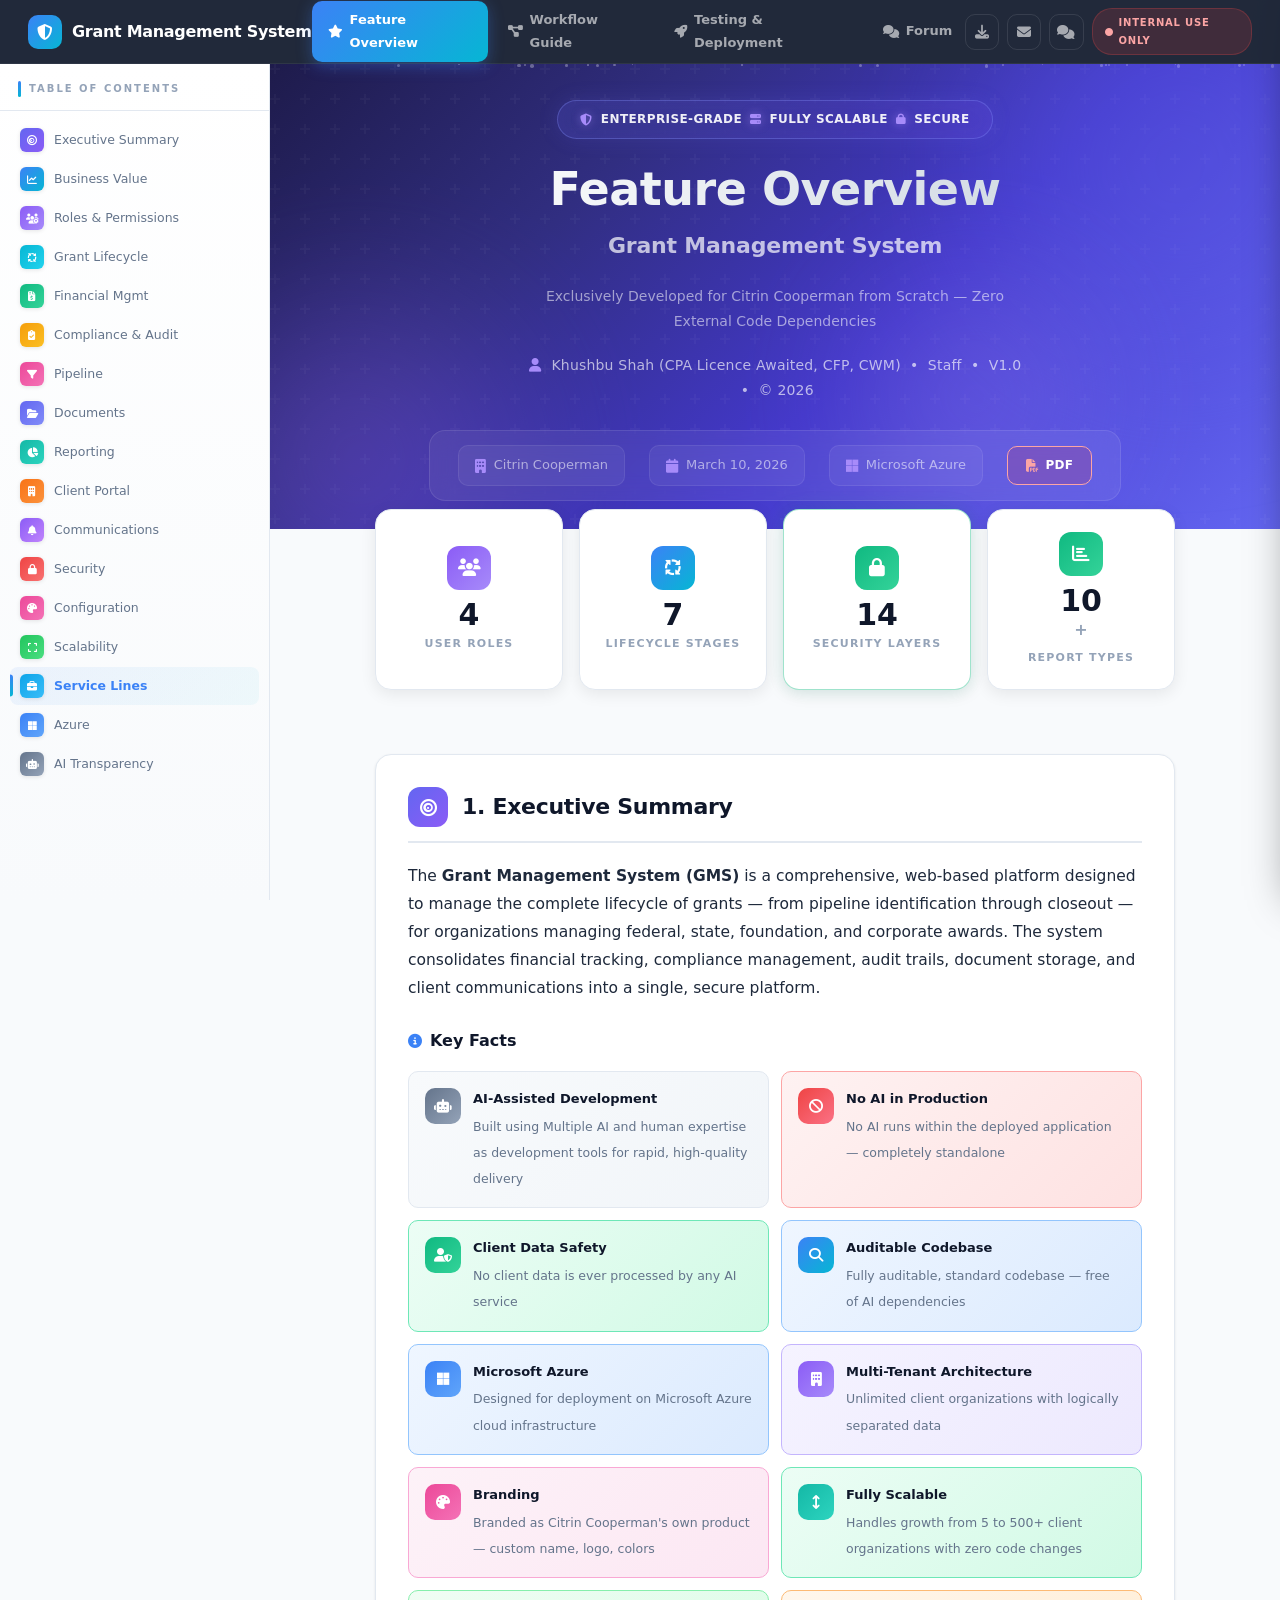
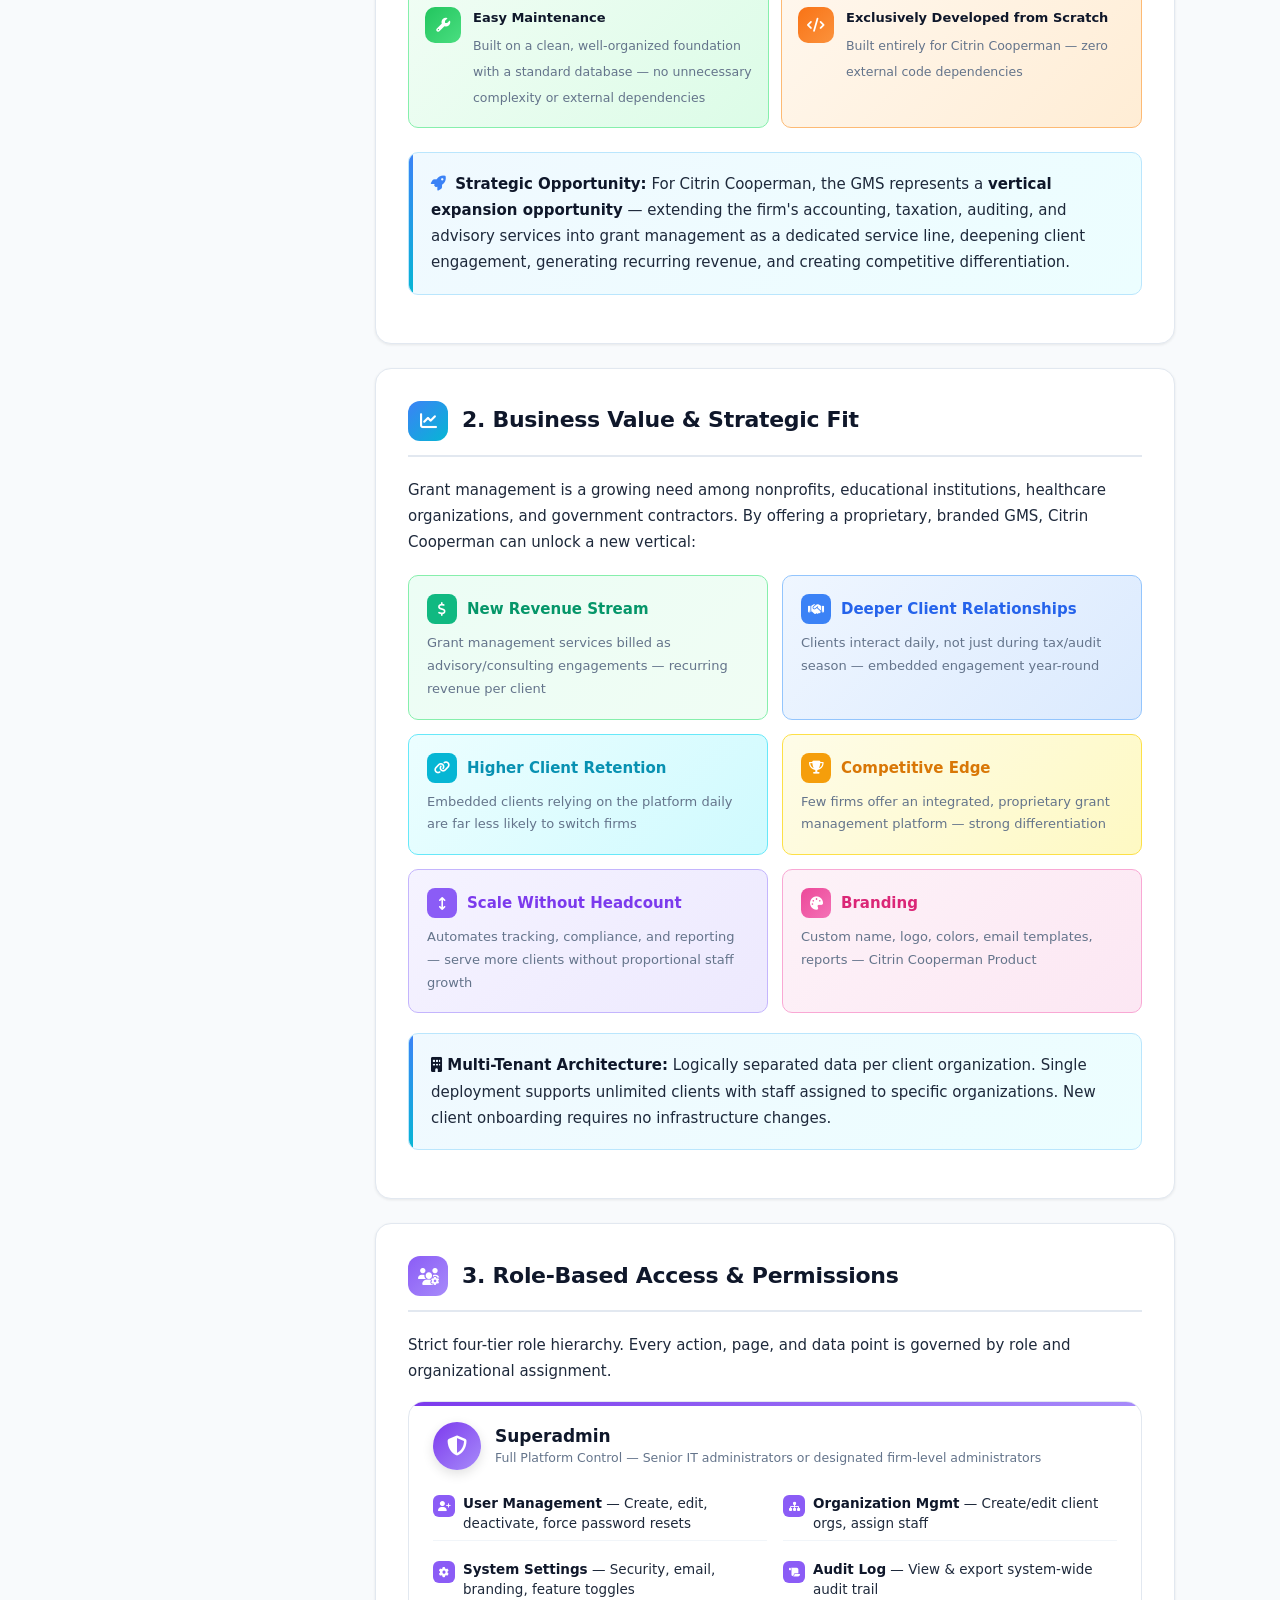
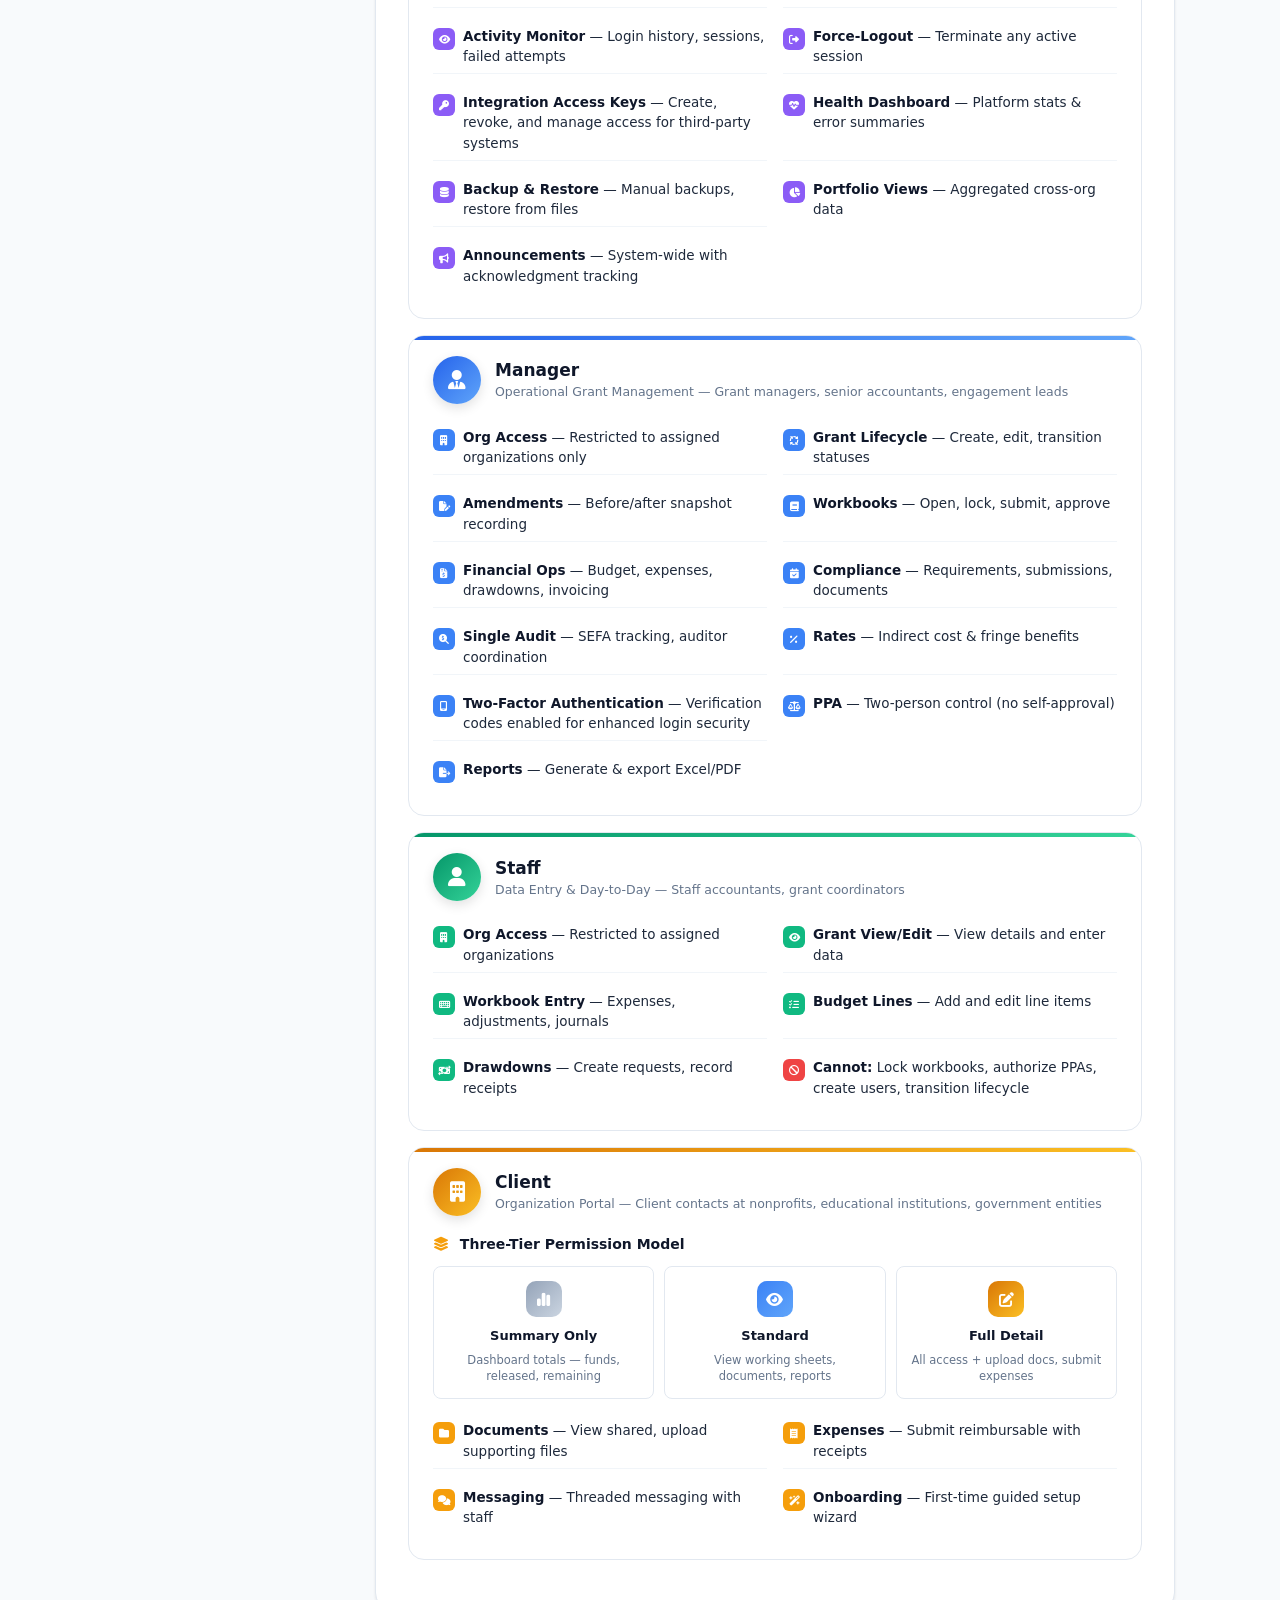
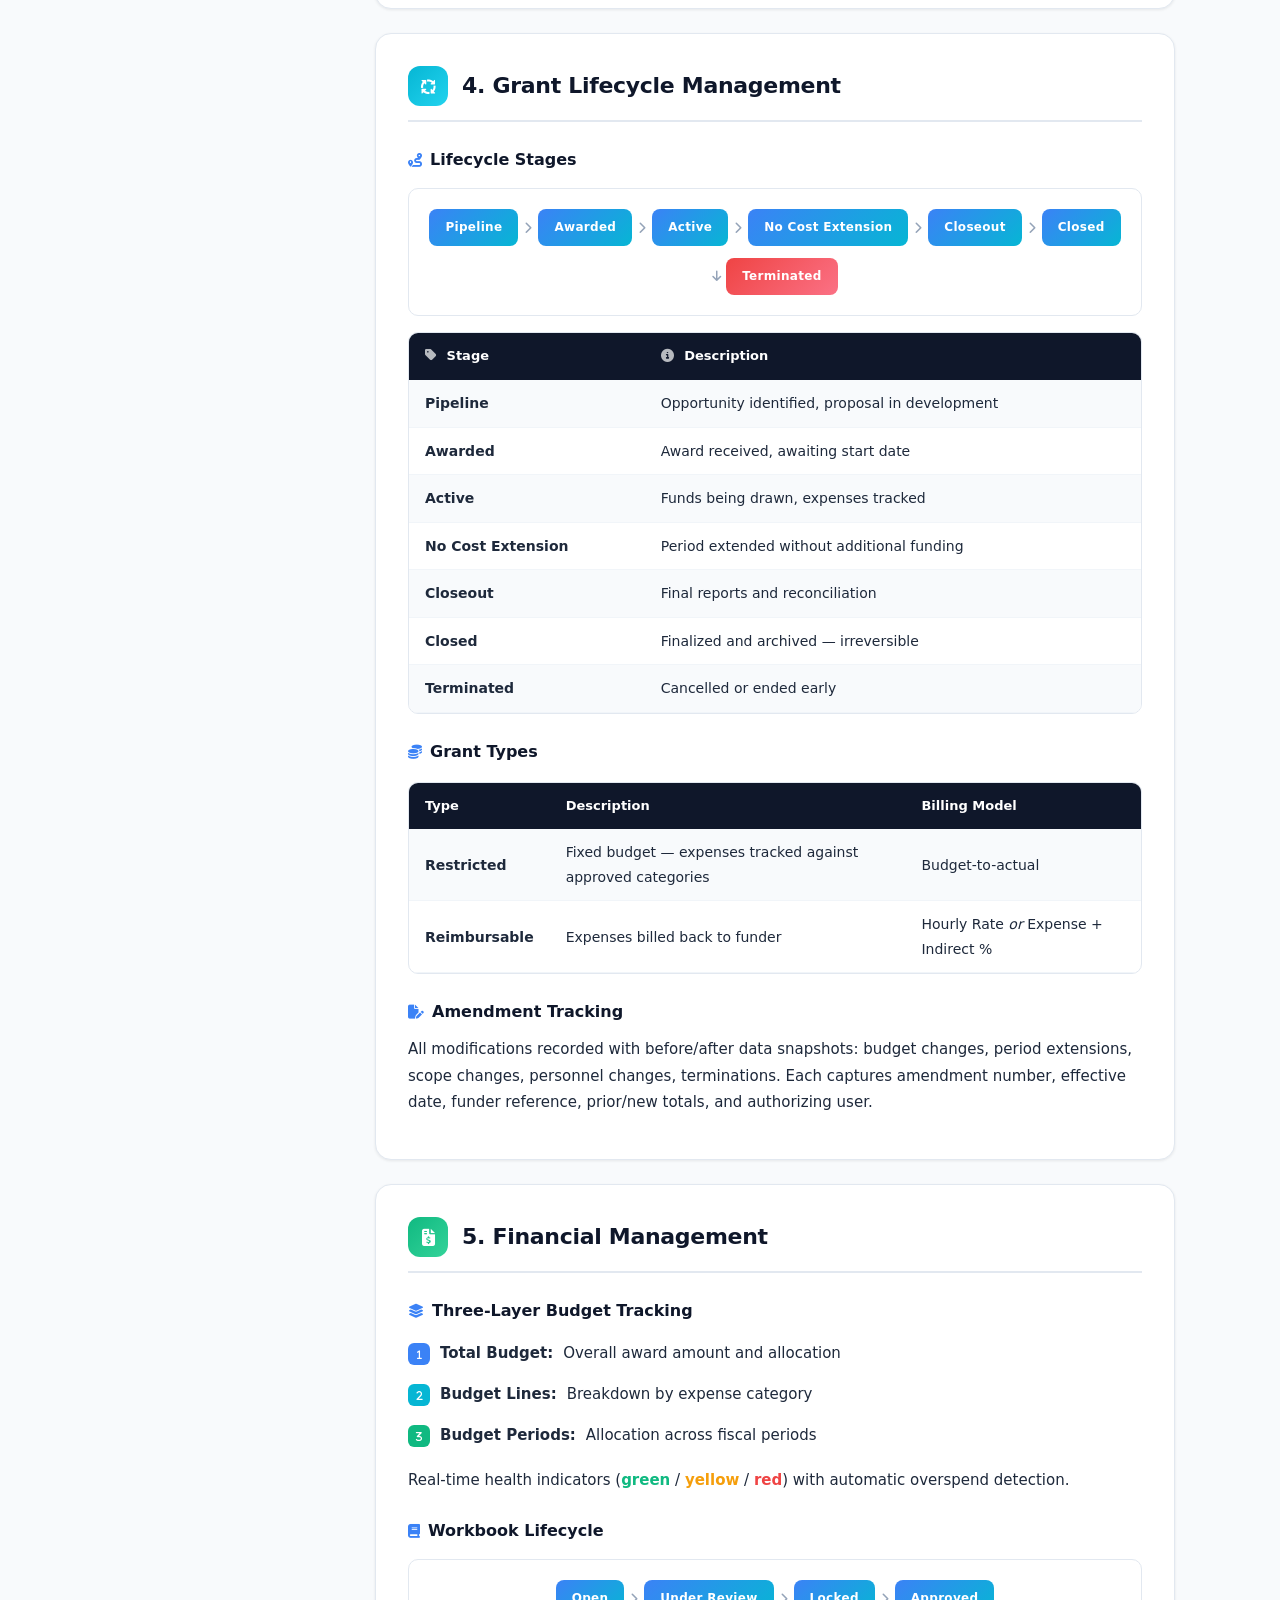
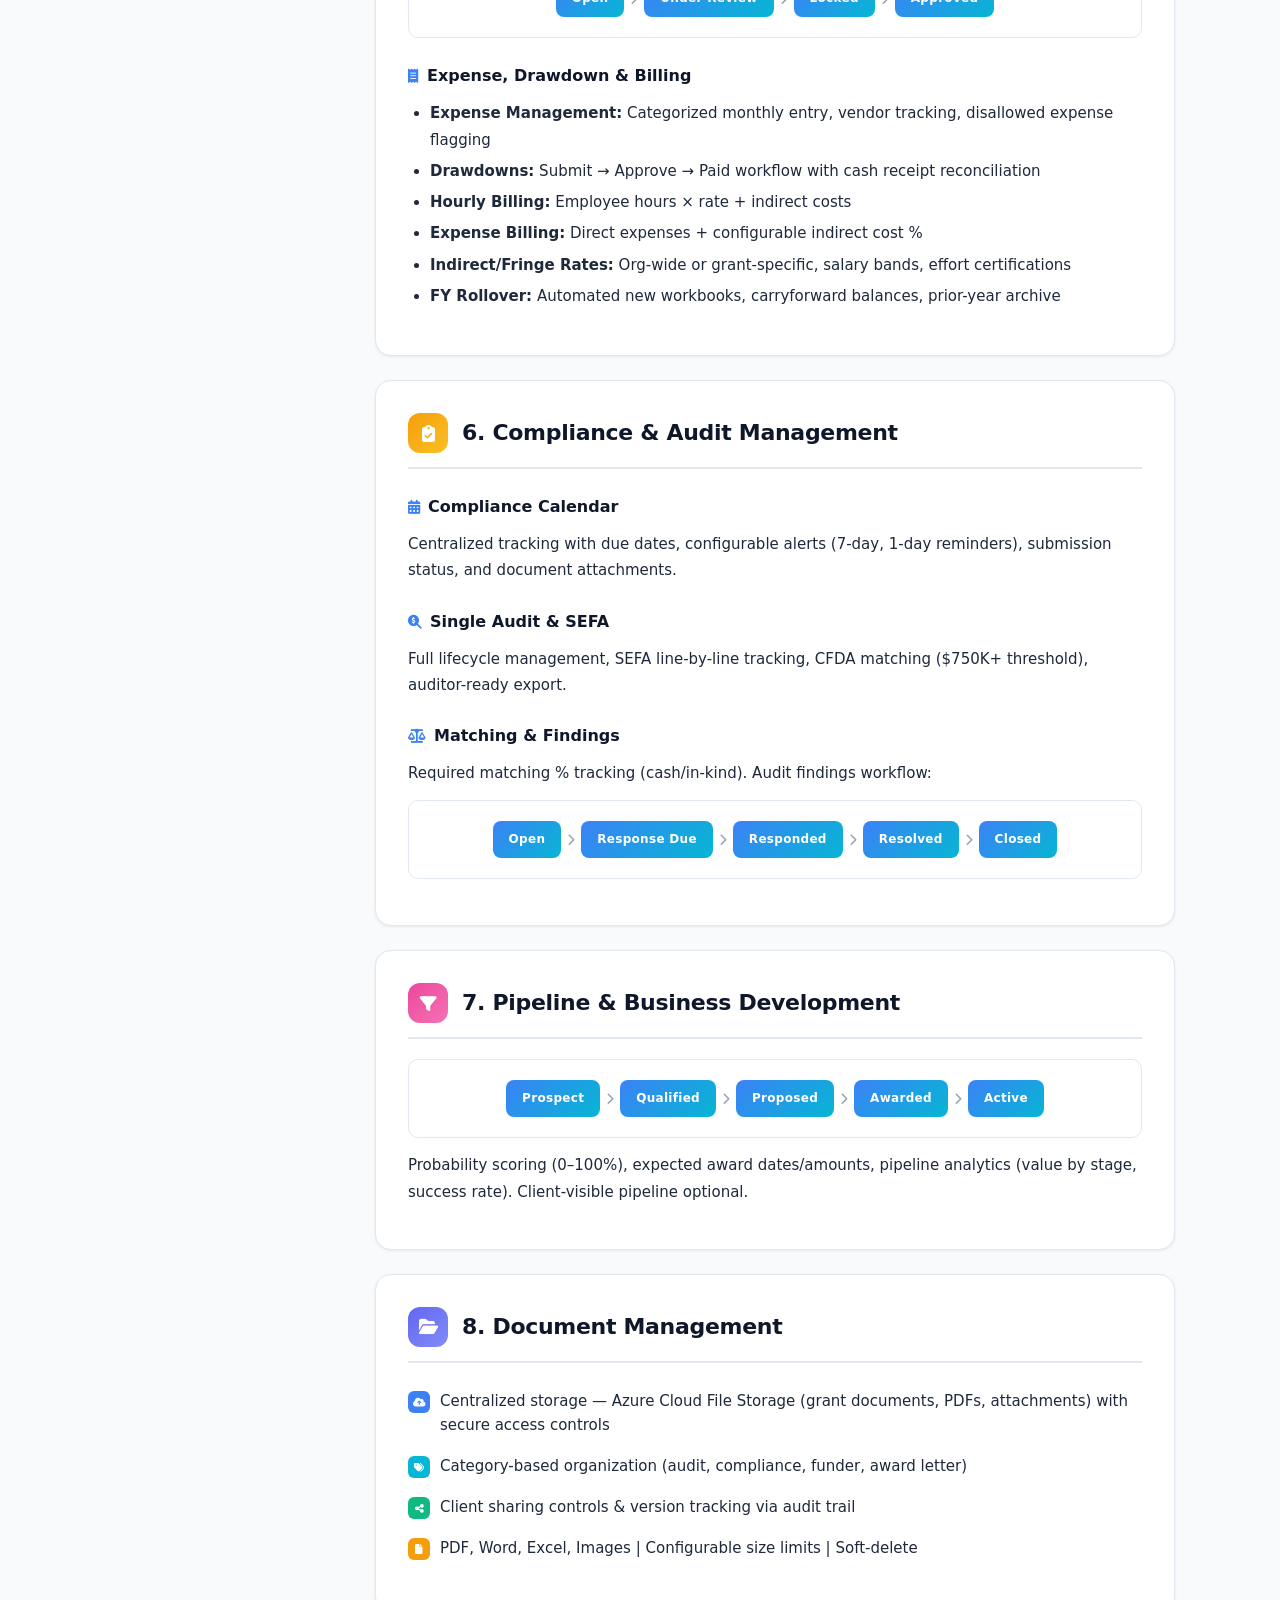
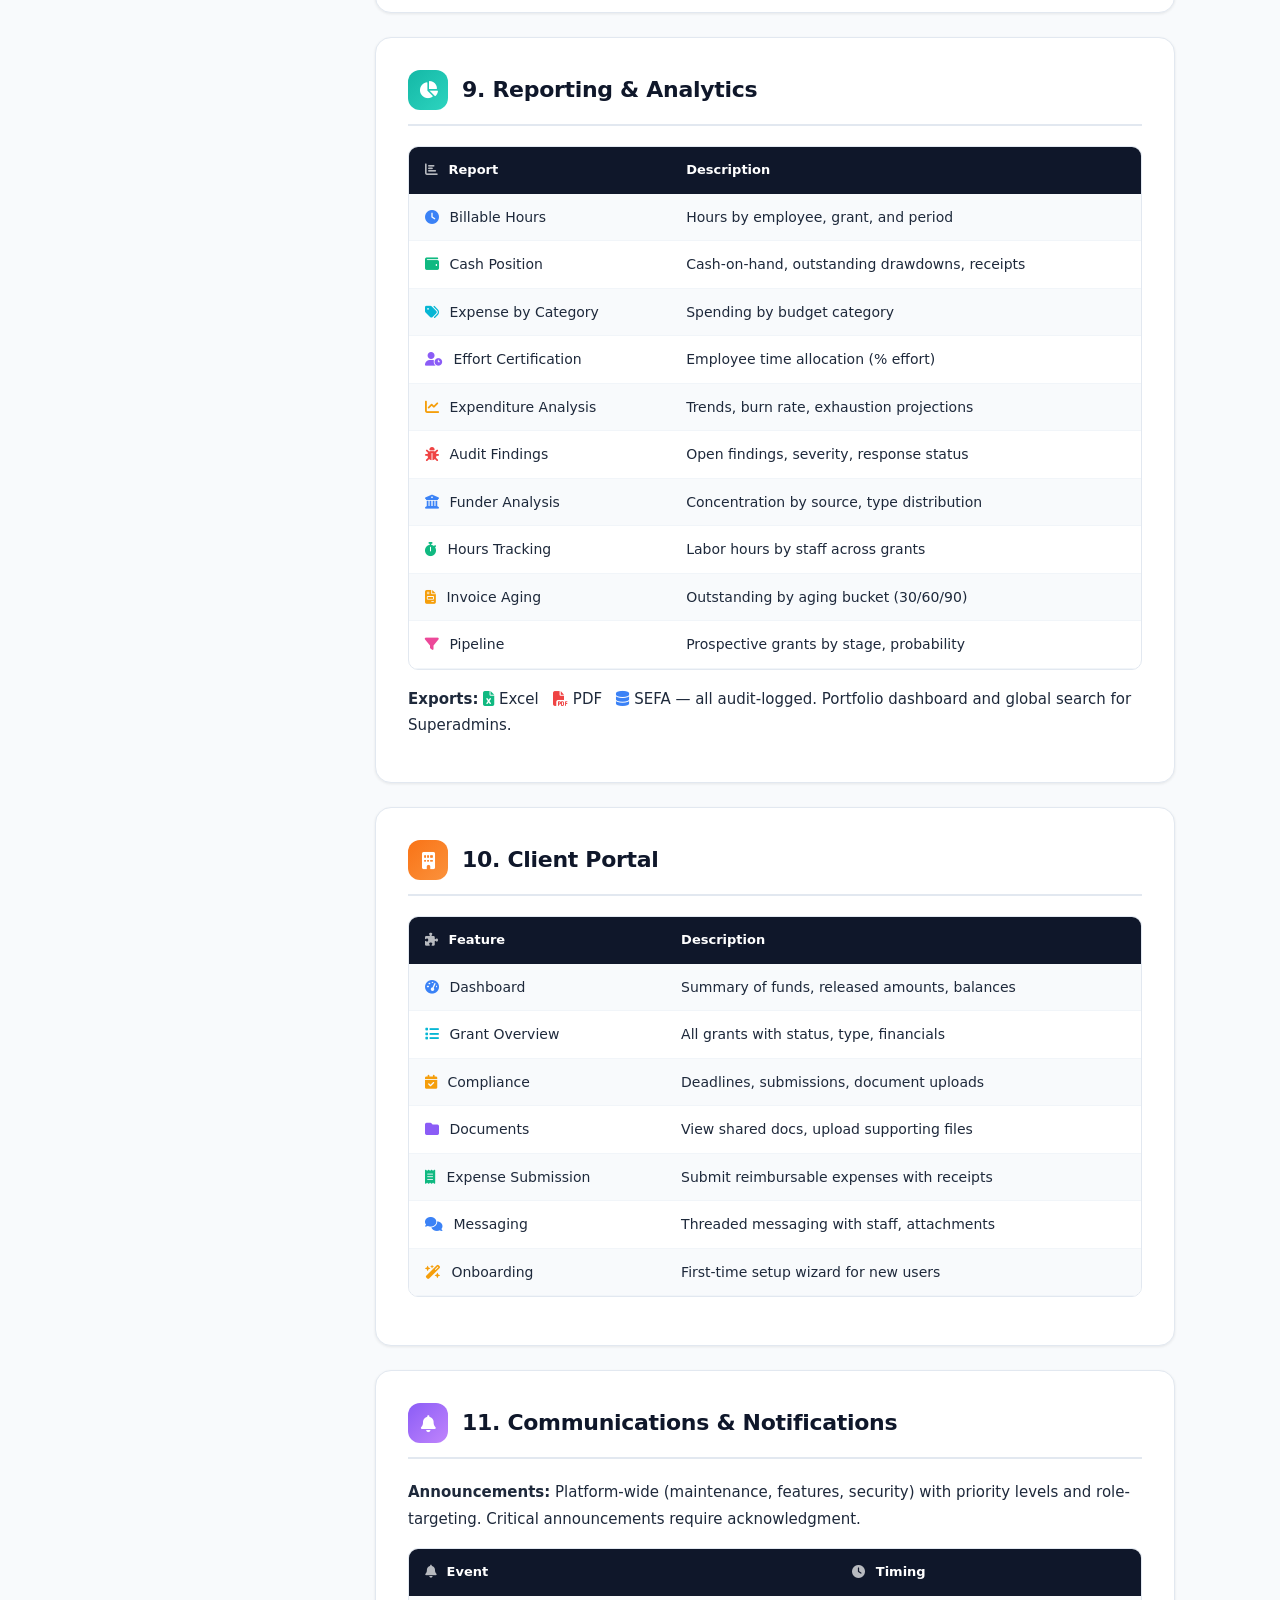
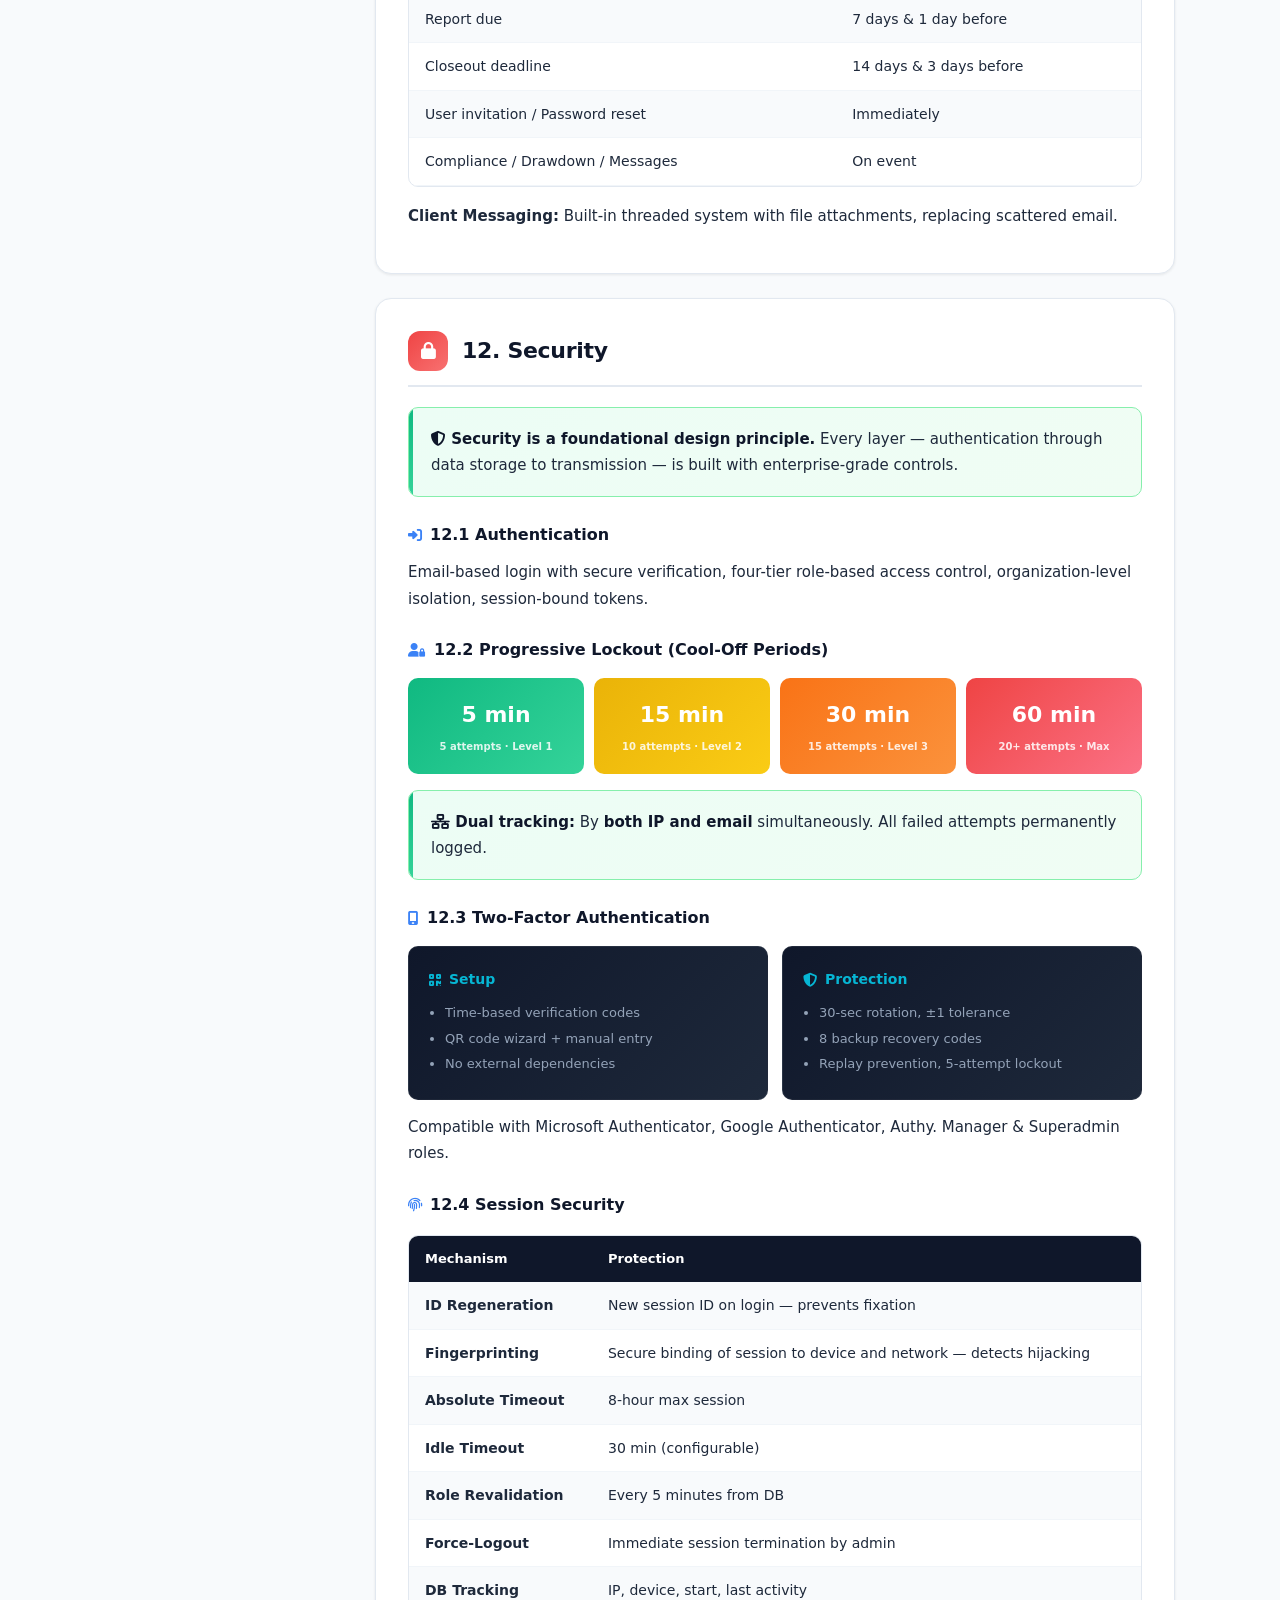
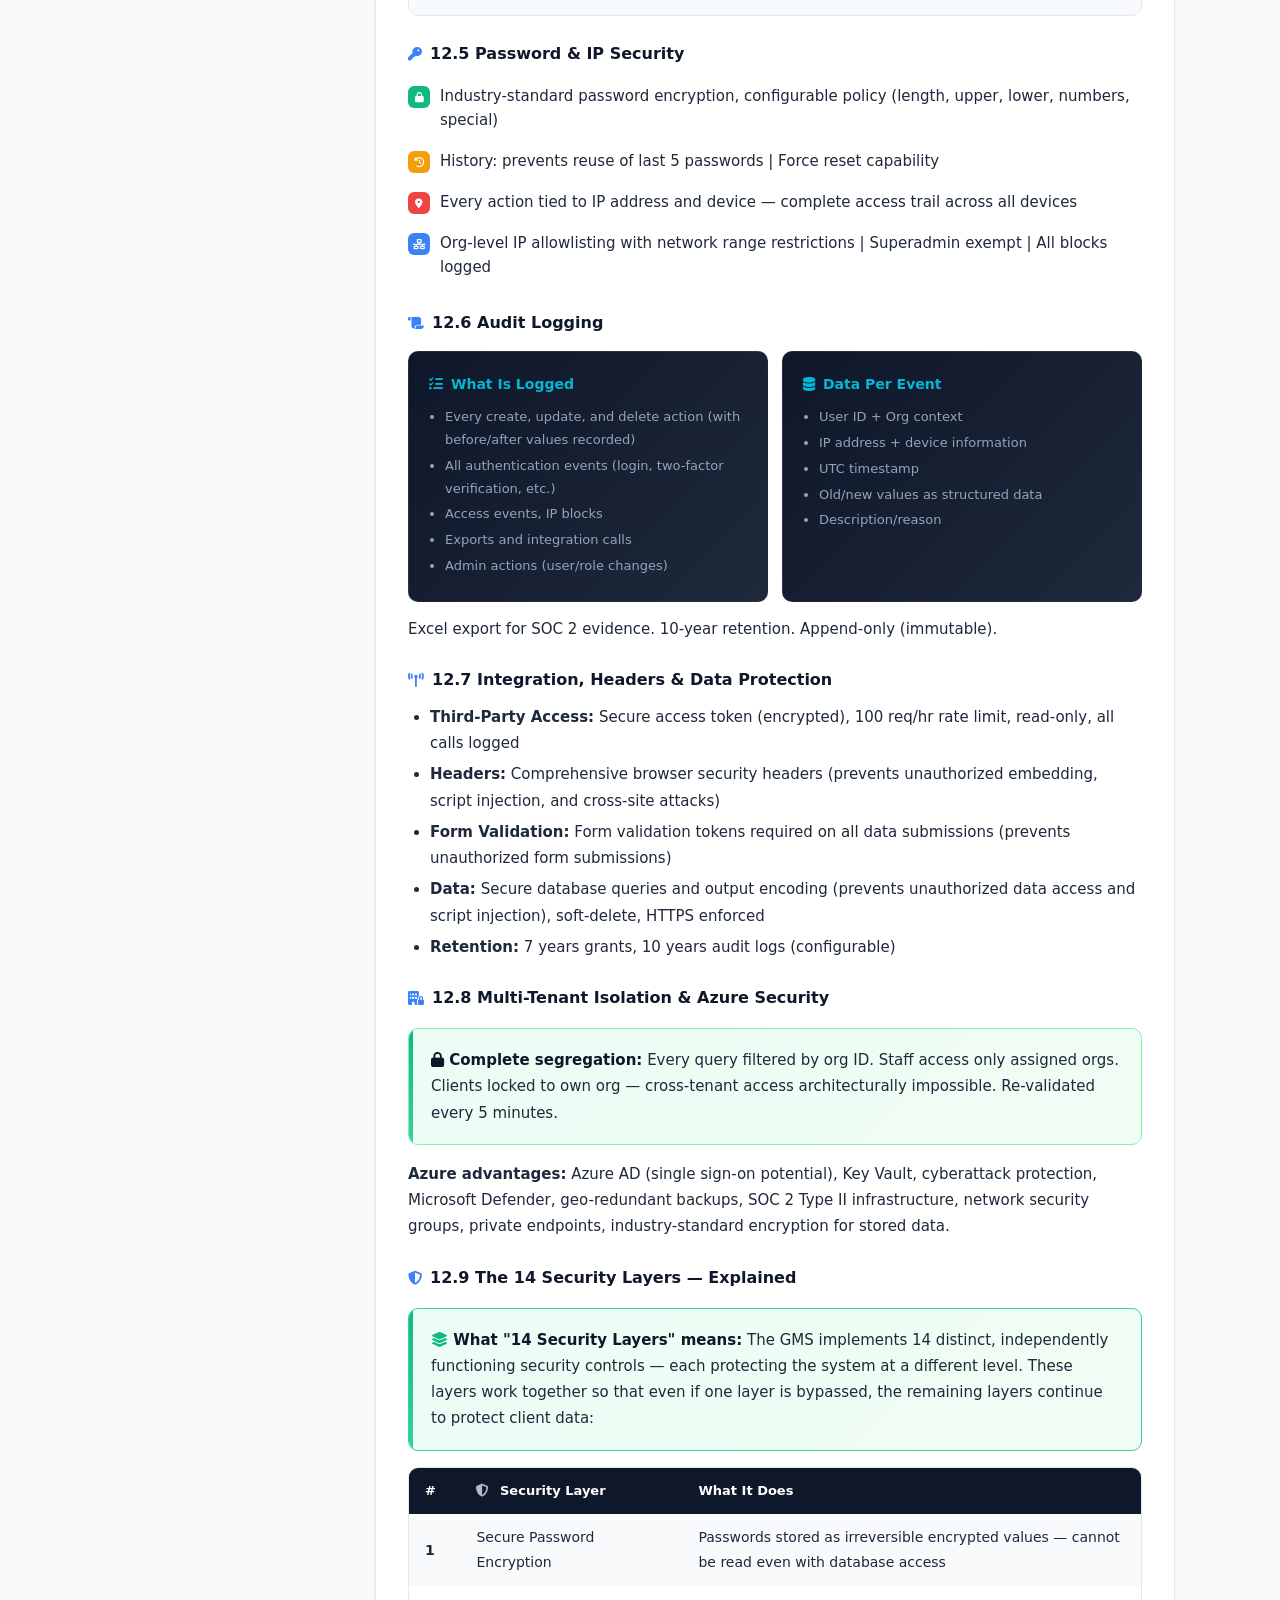
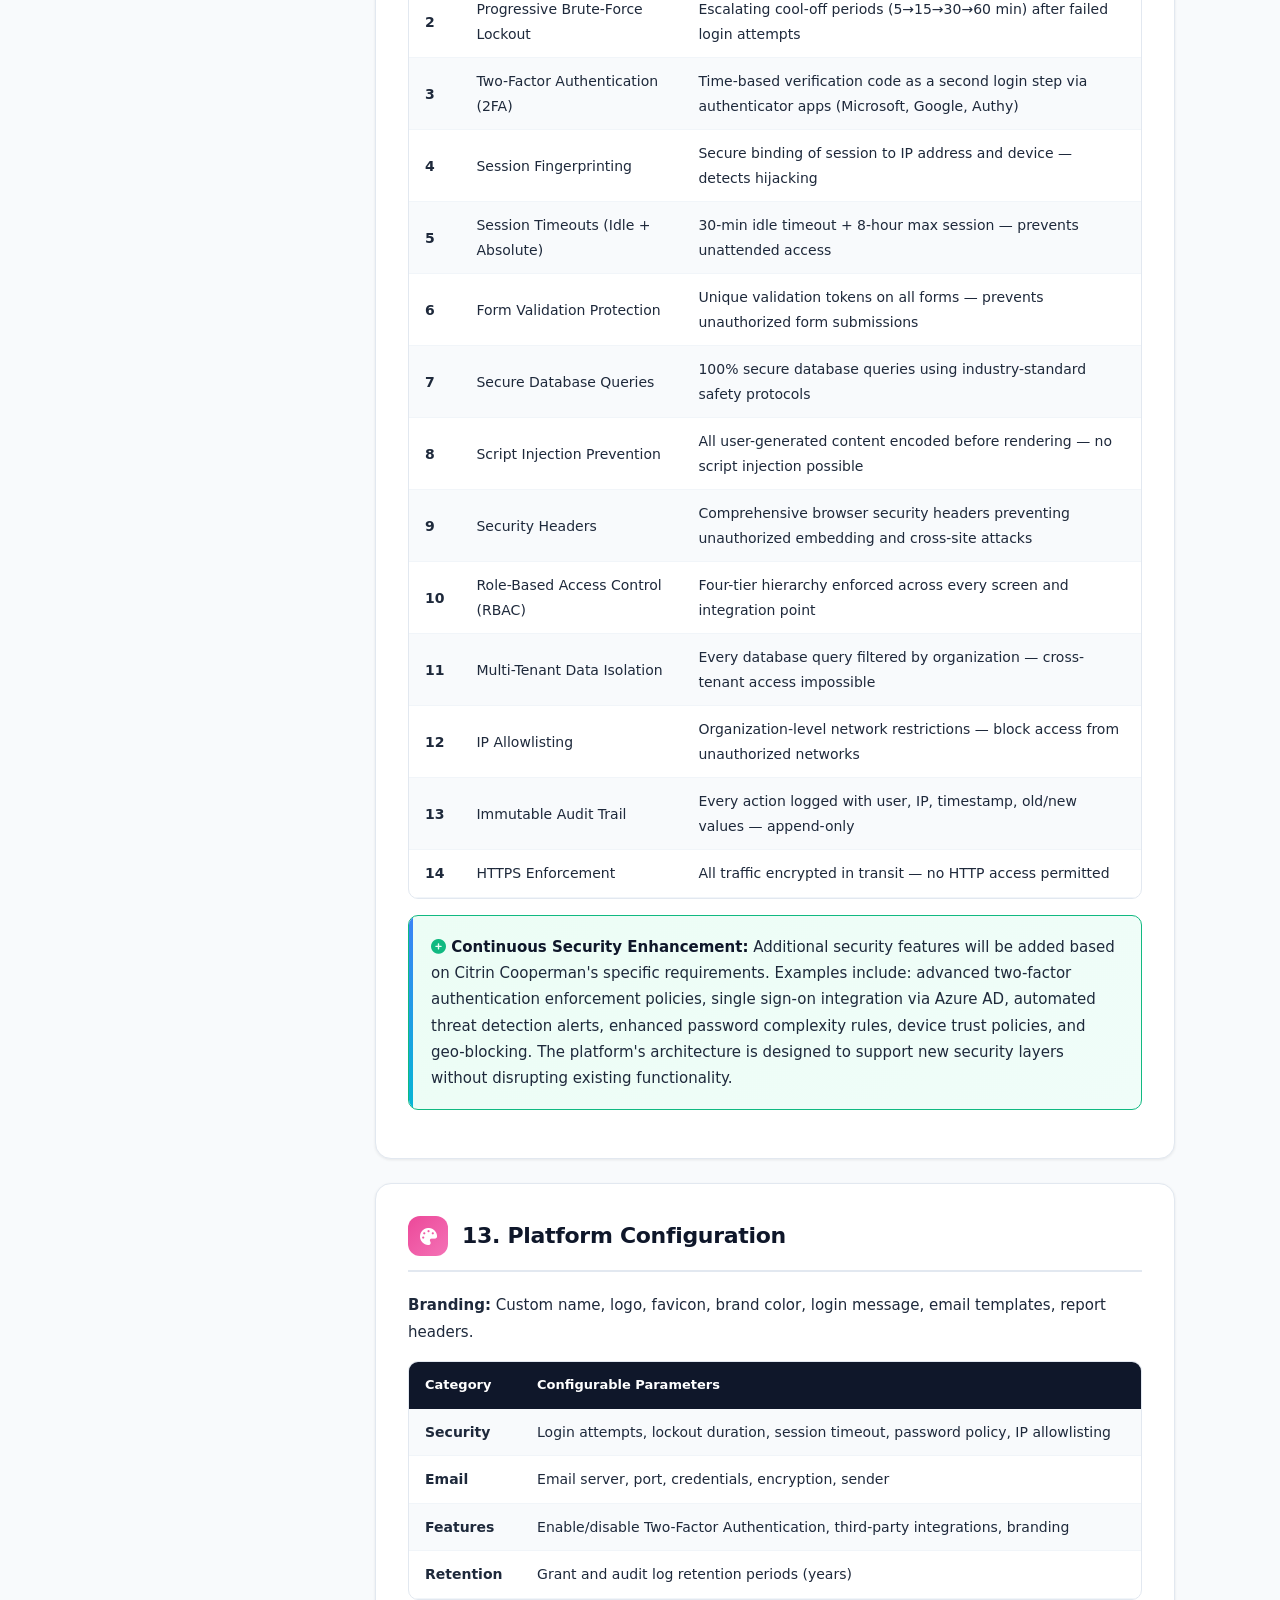
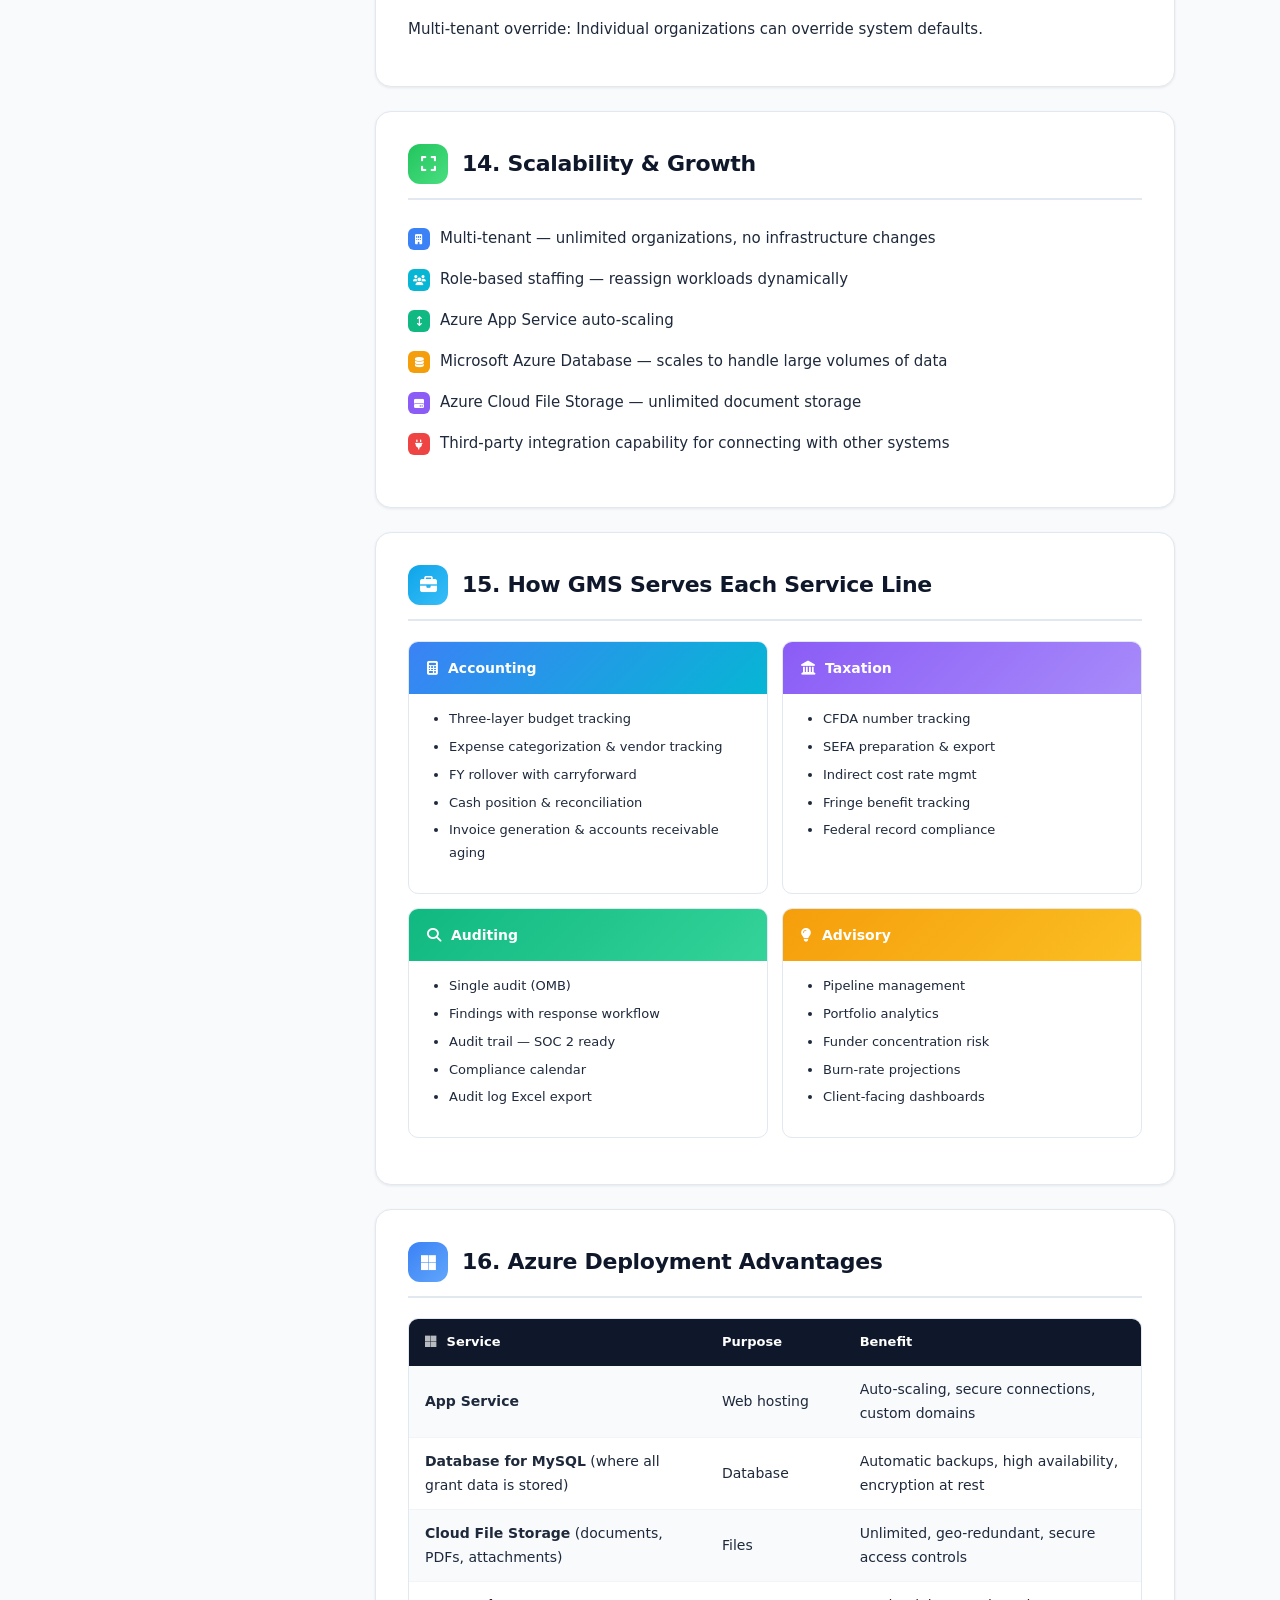
<file: docs/GMS-Feature-Overview.html>
<!DOCTYPE html>
<html lang="en">
<head>
<meta charset="UTF-8">
<meta name="viewport" content="width=device-width, initial-scale=1.0">
<title>Grant Management System — Feature Overview</title>
<link rel="stylesheet" href="https://cdnjs.cloudflare.com/ajax/libs/font-awesome/6.7.2/css/all.min.css">
<link rel="stylesheet" href="docs-common.css">
<style>
/* Stat icon gradients (page-specific) */
.si-1{background:linear-gradient(135deg,var(--superadmin),#a78bfa);}.si-2{background:linear-gradient(135deg,var(--secondary),var(--accent));}
.si-3{background:linear-gradient(135deg,var(--success),#34d399);}.si-4{background:linear-gradient(135deg,var(--success),#34d399);}

/* === ROLE CARDS (v2 — accent-stripe design) === */
.role-card{background:var(--white);border-radius:var(--radius);margin:16px 0;border:1px solid #e2e8f0;transition:all .35s cubic-bezier(.4,0,.2,1);position:relative;overflow:hidden;}
.role-card::before{content:'';position:absolute;top:0;left:0;right:0;height:4px;}
.role-card:hover{box-shadow:var(--shadow);border-color:#cbd5e0;}
.role-card.rc-superadmin::before{background:linear-gradient(90deg,#7c3aed,#a78bfa);}
.role-card.rc-manager::before{background:linear-gradient(90deg,#2563eb,#60a5fa);}
.role-card.rc-staff::before{background:linear-gradient(90deg,#059669,#34d399);}
.role-card.rc-client::before{background:linear-gradient(90deg,#d97706,#fbbf24);}

.role-card-header{padding:20px 24px 0;display:flex;align-items:center;gap:14px;}
.role-card-header .role-icon-circle{width:48px;height:48px;border-radius:50%;display:flex;align-items:center;justify-content:center;font-size:20px;color:#fff;flex-shrink:0;box-shadow:0 4px 12px rgba(0,0,0,.12);}
.rc-superadmin .role-icon-circle{background:linear-gradient(135deg,#7c3aed,#a78bfa);}
.rc-manager .role-icon-circle{background:linear-gradient(135deg,#2563eb,#60a5fa);}
.rc-staff .role-icon-circle{background:linear-gradient(135deg,#059669,#34d399);}
.rc-client .role-icon-circle{background:linear-gradient(135deg,#d97706,#fbbf24);}
.role-card-header .role-info{min-width:0;flex:1;}
.role-card-header .role-name{margin:0;font-size:17px;font-weight:800;color:var(--primary);line-height:1.3;}
.role-card-header .role-sub{font-size:12.5px;color:var(--text-light);margin-top:2px;display:block;line-height:1.4;}

.role-card-body{padding:16px 24px 20px;}
.role-perm-grid{display:grid;grid-template-columns:1fr 1fr;gap:6px 16px;list-style:none;padding:0;margin:0;}
.role-perm-grid li{display:flex;align-items:flex-start;gap:8px;padding:7px 0;font-size:13.5px;line-height:1.5;color:var(--text);border-bottom:1px solid #f1f5f9;}
.role-perm-grid li:nth-last-child(-n+2){border-bottom:none;}
.role-perm-grid li .perm-icon{width:22px;height:22px;border-radius:6px;display:flex;align-items:center;justify-content:center;font-size:10px;color:#fff;flex-shrink:0;margin-top:2px;}
.rc-superadmin .perm-icon{background:var(--superadmin);}
.rc-manager .perm-icon{background:var(--manager);}
.rc-staff .perm-icon{background:var(--staff);}
.rc-client .perm-icon{background:var(--client);}
.role-perm-grid li .perm-icon.deny{background:var(--danger);}
.role-perm-grid li strong{color:var(--primary);font-weight:600;}

/* Client tier cards */
.client-tier-row{display:grid;grid-template-columns:repeat(3,1fr);gap:10px;margin:10px 0 14px;}
.client-tier{border-radius:var(--radius-xs);padding:14px;text-align:center;border:1px solid #e2e8f0;transition:all .3s;}
.client-tier:hover{transform:translateY(-2px);box-shadow:var(--shadow-sm);}
.client-tier .tier-icon{width:36px;height:36px;border-radius:10px;display:flex;align-items:center;justify-content:center;margin:0 auto 8px;font-size:15px;color:#fff;}
.client-tier .tier-name{font-size:13px;font-weight:700;color:var(--primary);margin-bottom:4px;}
.client-tier .tier-desc{font-size:11.5px;color:var(--text-light);line-height:1.4;}

/* === LIFECYCLE FLOW === */
.lifecycle{display:flex;align-items:center;justify-content:center;flex-wrap:wrap;gap:6px;padding:20px;background:var(--white);border-radius:var(--radius-sm);margin:14px 0;border:1px solid #e2e8f0;}
.lifecycle .stage{padding:8px 16px;border-radius:8px;font-size:12px;font-weight:700;color:#fff;background:linear-gradient(135deg,var(--secondary),var(--accent));transition:all .3s;cursor:default;letter-spacing:.3px;}
.lifecycle .stage:hover{transform:scale(1.06);box-shadow:0 4px 12px rgba(59,130,246,.3);}
.lifecycle .stage.terminated{background:linear-gradient(135deg,var(--danger),#fb7185);}
.lifecycle .arrow-icon{color:var(--text-muted);font-size:12px;flex-shrink:0;}

/* === SECURITY GRID === */
.security-grid{display:grid;grid-template-columns:1fr 1fr;gap:14px;margin:14px 0;}
.security-card{background:linear-gradient(135deg,#0f172a,#1e293b);color:#e2e8f0;border-radius:var(--radius-sm);padding:20px;border:1px solid rgba(255,255,255,.06);transition:all .3s;}
.security-card:hover{transform:translateY(-3px);box-shadow:0 8px 30px rgba(0,0,0,.25);border-color:rgba(56,189,248,.2);}
.security-card h4{color:var(--accent);margin:0 0 10px;font-size:14px;display:flex;align-items:center;gap:8px;}
.security-card li{font-size:13px;color:#94a3b8;margin-bottom:3px;}
.security-card ul{padding-left:16px;margin-bottom:0;}

/* === LOCKOUT VISUAL === */
.lockout-visual{display:grid;grid-template-columns:repeat(4,1fr);gap:10px;margin:14px 0;}
.lockout-step{text-align:center;padding:18px 10px;border-radius:var(--radius-sm);color:#fff;font-weight:700;transition:all .3s;position:relative;overflow:hidden;}
.lockout-step::after{content:'';position:absolute;top:0;left:-100%;width:100%;height:100%;background:linear-gradient(90deg,transparent,rgba(255,255,255,.15),transparent);animation:lock-shine 3s ease-in-out infinite;}
@keyframes lock-shine{0%{left:-100%;}100%{left:100%;}}
.lockout-step:hover{transform:scale(1.04);}
.ls-1{background:linear-gradient(135deg,#10b981,#34d399);}.ls-2{background:linear-gradient(135deg,#eab308,#facc15);}
.ls-3{background:linear-gradient(135deg,#f97316,#fb923c);}.ls-4{background:linear-gradient(135deg,#ef4444,#fb7185);}
.lock-num{font-size:22px;display:block;}.lock-label{font-size:10px;opacity:.85;display:block;margin-top:4px;font-weight:600;}

/* === SERVICE GRID === */
.service-grid{display:grid;grid-template-columns:1fr 1fr;gap:14px;margin:14px 0;}
.service-card{background:var(--white);border-radius:var(--radius-sm);overflow:hidden;border:1px solid #e2e8f0;transition:all .3s;}
.service-card:hover{transform:translateY(-3px);box-shadow:var(--shadow);}
.service-card-header{padding:14px 18px;color:#fff;font-weight:700;display:flex;align-items:center;gap:10px;font-size:14px;}
.sc-1{background:linear-gradient(135deg,#3b82f6,#06b6d4);}.sc-2{background:linear-gradient(135deg,#8b5cf6,#a78bfa);}
.sc-3{background:linear-gradient(135deg,#10b981,#34d399);}.sc-4{background:linear-gradient(135deg,#f59e0b,#fbbf24);}
.service-card-body{padding:14px 18px;}
.service-card-body li{font-size:13px;}

/* === PRINT (page-specific) === */
@media print{
  .lifecycle{box-shadow:none!important;}
  .role-card,.security-card,.service-card{box-shadow:none!important;margin:4px 0!important;}
  .role-card-header{padding:8px 12px 0!important;}
  .role-card-header .role-icon-circle{width:24px!important;height:24px!important;font-size:10px!important;box-shadow:none!important;}
  .role-card-body{padding:6px 12px 8px!important;}
  .role-perm-grid{gap:0 6px!important;}
  .role-perm-grid li{font-size:7.5pt!important;padding:1px 0!important;}
  .role-perm-grid li .perm-icon{width:12px!important;height:12px!important;font-size:5px!important;}
  .client-tier-row{gap:3px!important;}
  .client-tier{padding:4px!important;}
  .client-tier .tier-icon{width:16px!important;height:16px!important;font-size:8px!important;margin-bottom:2px!important;}
  .client-tier .tier-name{font-size:7.5pt!important;}
  .client-tier .tier-desc{font-size:7pt!important;}
  .security-grid,.service-grid{gap:4px!important;}
  .lockout-step{overflow:visible!important;}
  .lockout-step::after{display:none!important;}
  .lockout-visual{gap:3px!important;}
  .lifecycle{padding:6px!important;}
  .lifecycle .stage{padding:2px 6px!important;font-size:7pt!important;}
  .service-card-header{padding:5px 8px!important;font-size:8pt!important;}
  .service-card-body{padding:4px 8px!important;}
  .service-card-body li{font-size:7.5pt!important;}
  .security-card{padding:8px!important;}
  .security-card h4{font-size:8pt!important;margin-bottom:3px!important;}
  .security-card li{font-size:7.5pt!important;}
  .grid-2col,.grid-2col-lg{gap:6px!important;}
}

/* === RESPONSIVE GRID HELPERS (page-specific) === */
.grid-2col{display:grid;grid-template-columns:1fr 1fr;gap:12px;}
.grid-2col-lg{display:grid;grid-template-columns:1fr 1fr;gap:14px;}

/* === RESPONSIVE (page-specific) === */
@media(max-width:768px){
  .security-grid,.service-grid,.grid-2col,.grid-2col-lg{grid-template-columns:1fr;}
  .lockout-visual{grid-template-columns:1fr 1fr;}

  /* Role cards — mobile */
  .role-card{margin:12px 0;border-radius:var(--radius-sm);}
  .role-card:hover{transform:none;box-shadow:none;}
  .role-card-header{padding:16px 16px 0;gap:12px;}
  .role-card-header .role-icon-circle{width:40px;height:40px;font-size:17px;}
  .role-card-header .role-name{font-size:15px;}
  .role-card-header .role-sub{font-size:11.5px;}
  .role-card-body{padding:12px 16px 16px;}
  .role-perm-grid{grid-template-columns:1fr;gap:2px;}
  .role-perm-grid li{padding:6px 0;font-size:13px;}
  .role-perm-grid li:last-child{border-bottom:none;}
  .client-tier-row{grid-template-columns:1fr;gap:8px;}
}
@media(max-width:480px){
  .lockout-visual{grid-template-columns:1fr 1fr;}

  /* Role cards — small phone */
  .role-card-header{padding:14px 14px 0;gap:10px;}
  .role-card-header .role-icon-circle{width:36px;height:36px;font-size:15px;}
  .role-card-header .role-name{font-size:14px;}
  .role-card-header .role-sub{font-size:11px;}
  .role-card-body{padding:10px 14px 14px;}
  .role-perm-grid li{font-size:12.5px;padding:5px 0;}
  .role-perm-grid li .perm-icon{width:20px;height:20px;font-size:9px;}
}
.hero.hero-features{background:linear-gradient(135deg,#1e1b4b 0%,#312e81 30%,#4338ca 60%,#6366f1 100%);}
</style>
</head>
<body>

<!-- TOP NAV -->
<nav class="top-nav">
  <div class="nav-logo"><span class="icon-wrap"><i class="fa-solid fa-shield-halved"></i></span><span class="nav-text">Grant Management System</span></div>
  <div class="nav-links">
    <a href="GMS-Feature-Overview.html" class="active"><i class="fa-solid fa-star"></i> Feature Overview</a>
    <a href="GMS-Workflow-Guide.html"><i class="fa-solid fa-diagram-project"></i> Workflow Guide</a>
    <a href="GMS-Testing-Deployment-Plan.html"><i class="fa-solid fa-rocket"></i> Testing &amp; Deployment</a>
    <a href="GMS-Comments.html"><i class="fa-solid fa-comments"></i> Forum</a>
  </div>
  <div class="nav-right">
    <a class="nav-action" href="#" onclick="downloadAllPagesAsPDF(event);return false;" title="Download All Pages as PDF"><i class="fa-solid fa-download"></i></a>
    <a class="nav-action" href="#" onclick="window.location.href='mailto:?subject='+encodeURIComponent('GMS Feature Overview — Citrin Cooperman')+'&body='+encodeURIComponent('Please review the Grant Management System — Feature Overview:\n\n'+window.location.href+'\n\nDocument: GMS Feature Overview V1.0\nClassification: Internal Use Only\n\n— Citrin Cooperman');return false;" title="Email this page"><i class="fa-solid fa-envelope"></i></a>
    <a class="nav-action" href="GMS-Comments.html" title="Forum"><i class="fa-solid fa-comments"></i></a>
    <span class="nav-badge"><i class="fa-solid fa-circle"></i> Internal Use Only</span>
  </div>
  <button class="nav-hamburger" aria-label="Open navigation menu"><span></span><span></span><span></span></button>
</nav>

<!-- MOBILE NAV -->
<div class="mobile-nav-overlay"></div>
<nav class="mobile-nav" aria-label="Mobile navigation">
  <div class="mobile-nav-header">
    <div class="nav-logo"><span class="icon-wrap"><i class="fa-solid fa-shield-halved"></i></span> GMS</div>
    <button class="mobile-nav-close" aria-label="Close navigation">&times;</button>
  </div>
  <div class="mobile-nav-links">
    <a href="GMS-Feature-Overview.html" class="active"><i class="fa-solid fa-star"></i> <span class="mobile-nav-label">Feature Overview</span> <i class="fa-solid fa-chevron-right mobile-nav-arrow"></i></a>
    <a href="GMS-Workflow-Guide.html"><i class="fa-solid fa-diagram-project"></i> <span class="mobile-nav-label">Workflow Guide</span> <i class="fa-solid fa-chevron-right mobile-nav-arrow"></i></a>
    <a href="GMS-Testing-Deployment-Plan.html"><i class="fa-solid fa-rocket"></i> <span class="mobile-nav-label">Testing &amp; Deployment</span> <i class="fa-solid fa-chevron-right mobile-nav-arrow"></i></a>
    <a href="GMS-Comments.html"><i class="fa-solid fa-comments"></i> <span class="mobile-nav-label">Forum</span> <i class="fa-solid fa-chevron-right mobile-nav-arrow"></i></a>
  </div>
  <div class="mobile-nav-divider"></div>
  <div class="mobile-nav-actions">
    <a class="mobile-nav-action" href="#" onclick="downloadAllPagesAsPDF(event);return false;"><i class="fa-solid fa-download"></i> Download PDF</a>
    <a class="mobile-nav-action" href="GMS-Comments.html"><i class="fa-solid fa-comments"></i> Forum</a>
  </div>
  <div class="mobile-nav-footer">
    <span class="nav-badge"><i class="fa-solid fa-circle"></i> Internal Use Only</span>
  </div>
</nav>

<!-- LEFT SIDEBAR -->
<aside class="sidebar" id="sidebar">
  <div class="sidebar-title">Table of Contents</div>
  <ul class="sidebar-nav" id="sidebarNav">
    <li><a href="#exec-summary"><span class="nav-icon ni-1"><i class="fa-solid fa-bullseye"></i></span> Executive Summary</a></li>
    <li><a href="#business-value"><span class="nav-icon ni-2"><i class="fa-solid fa-chart-line"></i></span> Business Value</a></li>
    <li><a href="#roles"><span class="nav-icon ni-3"><i class="fa-solid fa-users-gear"></i></span> Roles &amp; Permissions</a></li>
    <li><a href="#grant-lifecycle"><span class="nav-icon ni-4"><i class="fa-solid fa-arrows-spin"></i></span> Grant Lifecycle</a></li>
    <li><a href="#financial"><span class="nav-icon ni-5"><i class="fa-solid fa-file-invoice-dollar"></i></span> Financial Mgmt</a></li>
    <li><a href="#compliance"><span class="nav-icon ni-6"><i class="fa-solid fa-clipboard-check"></i></span> Compliance &amp; Audit</a></li>
    <li><a href="#pipeline"><span class="nav-icon ni-7"><i class="fa-solid fa-filter"></i></span> Pipeline</a></li>
    <li><a href="#documents"><span class="nav-icon ni-8"><i class="fa-solid fa-folder-open"></i></span> Documents</a></li>
    <li><a href="#reporting"><span class="nav-icon ni-9"><i class="fa-solid fa-chart-pie"></i></span> Reporting</a></li>
    <li><a href="#client-portal"><span class="nav-icon ni-10"><i class="fa-solid fa-building"></i></span> Client Portal</a></li>
    <li><a href="#communications"><span class="nav-icon ni-11"><i class="fa-solid fa-bell"></i></span> Communications</a></li>
    <li><a href="#security"><span class="nav-icon ni-12"><i class="fa-solid fa-lock"></i></span> Security</a></li>
    <li><a href="#customization"><span class="nav-icon ni-13"><i class="fa-solid fa-palette"></i></span> Configuration</a></li>
    <li><a href="#scalability"><span class="nav-icon ni-14"><i class="fa-solid fa-expand"></i></span> Scalability</a></li>
    <li><a href="#service-lines"><span class="nav-icon ni-15"><i class="fa-solid fa-briefcase"></i></span> Service Lines</a></li>
    <li><a href="#azure"><span class="nav-icon ni-16"><i class="fa-brands fa-microsoft"></i></span> Azure</a></li>
    <li><a href="#ai-note"><span class="nav-icon ni-17"><i class="fa-solid fa-robot"></i></span> AI Transparency</a></li>
  </ul>
</aside>

<!-- MAIN -->
<div class="main">

<!-- HERO -->
<section class="hero hero-features">
  <div class="hero-particles" id="particles"></div>
  <div class="hero-orb o1"></div>
  <div class="hero-orb o2"></div>
  <div class="hero-orb o3"></div>
  <div class="hero-content">
    <div class="hero-badge"><i class="fa-solid fa-shield-halved"></i> Enterprise-Grade <i class="fa-solid fa-server" style="font-size:11px;"></i> Fully Scalable <i class="fa-solid fa-lock" style="font-size:11px;"></i> Secure</div>
    <h1>Feature Overview</h1>
    <h1 class="subtitle">Grant Management System</h1>
    <p style="color:rgba(255,255,255,.55);font-size:14px;margin-bottom:20px;">Exclusively Developed for Citrin Cooperman from Scratch — Zero External Code Dependencies</p>
    <p style="color:rgba(255,255,255,.65);font-size:14px;margin-bottom:28px;font-weight:500;letter-spacing:.2px;"><i class="fa-solid fa-user" style="margin-right:6px;color:#a78bfa;"></i> Khushbu Shah (CPA Licence Awaited, CFP, CWM) &nbsp;&bull;&nbsp; Staff &nbsp;&bull;&nbsp; V1.0 &nbsp;&bull;&nbsp; &copy; 2026</p>
    <div class="hero-meta">
      <div class="hero-meta-item"><i class="fa-solid fa-building"></i> Citrin Cooperman</div>
      <div class="hero-meta-item"><i class="fa-solid fa-calendar"></i> March 10, 2026</div>
      <div class="hero-meta-item"><i class="fa-brands fa-microsoft"></i> Microsoft Azure</div>
      <a href="#" onclick="event.preventDefault();window.print();" class="btn-hero-pdf"><i class="fa fa-file-pdf"></i> PDF</a>
    </div>
  </div>
</section>

<!-- STAT CARDS -->
<div class="stats-row">
  <div class="stat-card fade-in"><div class="stat-icon si-1"><i class="fa-solid fa-users"></i></div><div class="stat-number" data-target="4">0</div><div class="stat-label">User Roles</div></div>
  <div class="stat-card fade-in"><div class="stat-icon si-2"><i class="fa-solid fa-arrows-spin"></i></div><div class="stat-number" data-target="7">0</div><div class="stat-label">Lifecycle Stages</div></div>
  <div class="stat-card fade-in security-glow"><div class="stat-icon si-3"><i class="fa-solid fa-lock"></i></div><div class="stat-number" data-target="14">0</div><div class="stat-label">Security Layers</div></div>
  <div class="stat-card fade-in"><div class="stat-icon si-4"><i class="fa-solid fa-chart-bar"></i></div><div class="stat-number" data-target="10">0</div><div class="stat-suffix">+</div><div class="stat-label">Report Types</div></div>
</div>

<div class="content">

<!-- 1. EXECUTIVE SUMMARY -->
<div class="section-card fade-in" id="exec-summary">
  <h2 class="section-title"><span class="title-icon ni-1"><i class="fa-solid fa-bullseye"></i></span> 1. Executive Summary</h2>

  <p style="font-size:15.5px;line-height:1.8;margin-bottom:20px;">The <strong>Grant Management System (GMS)</strong> is a comprehensive, web-based platform designed to manage the complete lifecycle of grants — from pipeline identification through closeout — for organizations managing federal, state, foundation, and corporate awards. The system consolidates financial tracking, compliance management, audit trails, document storage, and client communications into a single, secure platform.</p>

  <!-- Key Facts Grid -->
  <h3 style="margin-bottom:16px;"><i class="fa-solid fa-circle-info"></i> Key Facts</h3>

  <div class="grid-2col" style="margin-bottom:24px;">

    <!-- AI Transparency -->
    <div style="background:linear-gradient(135deg,#f8fafc,#f1f5f9);border:1px solid #e2e8f0;border-radius:10px;padding:16px;display:flex;align-items:flex-start;gap:12px;">
      <div style="width:36px;height:36px;border-radius:10px;background:linear-gradient(135deg,#64748b,#94a3b8);display:flex;align-items:center;justify-content:center;flex-shrink:0;"><i class="fa-solid fa-robot" style="color:#fff;font-size:14px;"></i></div>
      <div><strong style="font-size:13px;color:var(--primary);display:block;margin-bottom:2px;">AI-Assisted Development</strong><span style="font-size:12.5px;color:var(--text-light);line-height:1.5;">Built using Multiple AI and human expertise as development tools for rapid, high-quality delivery</span></div>
    </div>

    <!-- No AI in Production -->
    <div style="background:linear-gradient(135deg,#fef2f2,#fee2e2);border:1px solid #fca5a5;border-radius:10px;padding:16px;display:flex;align-items:flex-start;gap:12px;">
      <div style="width:36px;height:36px;border-radius:10px;background:linear-gradient(135deg,var(--danger),#fb7185);display:flex;align-items:center;justify-content:center;flex-shrink:0;"><i class="fa-solid fa-ban" style="color:#fff;font-size:14px;"></i></div>
      <div><strong style="font-size:13px;color:var(--primary);display:block;margin-bottom:2px;">No AI in Production</strong><span style="font-size:12.5px;color:var(--text-light);line-height:1.5;">No AI runs within the deployed application — completely standalone</span></div>
    </div>

    <!-- Client Data Safety -->
    <div style="background:linear-gradient(135deg,#ecfdf5,#d1fae5);border:1px solid #6ee7b7;border-radius:10px;padding:16px;display:flex;align-items:flex-start;gap:12px;">
      <div style="width:36px;height:36px;border-radius:10px;background:linear-gradient(135deg,var(--success),#34d399);display:flex;align-items:center;justify-content:center;flex-shrink:0;"><i class="fa-solid fa-user-shield" style="color:#fff;font-size:14px;"></i></div>
      <div><strong style="font-size:13px;color:var(--primary);display:block;margin-bottom:2px;">Client Data Safety</strong><span style="font-size:12.5px;color:var(--text-light);line-height:1.5;">No client data is ever processed by any AI service</span></div>
    </div>

    <!-- Auditable Codebase -->
    <div style="background:linear-gradient(135deg,#eff6ff,#dbeafe);border:1px solid #93c5fd;border-radius:10px;padding:16px;display:flex;align-items:flex-start;gap:12px;">
      <div style="width:36px;height:36px;border-radius:10px;background:linear-gradient(135deg,var(--secondary),var(--accent));display:flex;align-items:center;justify-content:center;flex-shrink:0;"><i class="fa-solid fa-magnifying-glass" style="color:#fff;font-size:14px;"></i></div>
      <div><strong style="font-size:13px;color:var(--primary);display:block;margin-bottom:2px;">Auditable Codebase</strong><span style="font-size:12.5px;color:var(--text-light);line-height:1.5;">Fully auditable, standard codebase — free of AI dependencies</span></div>
    </div>

    <!-- Microsoft Azure -->
    <div style="background:linear-gradient(135deg,#eff6ff,#dbeafe);border:1px solid #93c5fd;border-radius:10px;padding:16px;display:flex;align-items:flex-start;gap:12px;">
      <div style="width:36px;height:36px;border-radius:10px;background:linear-gradient(135deg,#3b82f6,#60a5fa);display:flex;align-items:center;justify-content:center;flex-shrink:0;"><i class="fa-brands fa-microsoft" style="color:#fff;font-size:14px;"></i></div>
      <div><strong style="font-size:13px;color:var(--primary);display:block;margin-bottom:2px;">Microsoft Azure</strong><span style="font-size:12.5px;color:var(--text-light);line-height:1.5;">Designed for deployment on Microsoft Azure cloud infrastructure</span></div>
    </div>

    <!-- Multi-Tenant -->
    <div style="background:linear-gradient(135deg,#f5f3ff,#ede9fe);border:1px solid #c4b5fd;border-radius:10px;padding:16px;display:flex;align-items:flex-start;gap:12px;">
      <div style="width:36px;height:36px;border-radius:10px;background:linear-gradient(135deg,#8b5cf6,#a78bfa);display:flex;align-items:center;justify-content:center;flex-shrink:0;"><i class="fa-solid fa-building" style="color:#fff;font-size:14px;"></i></div>
      <div><strong style="font-size:13px;color:var(--primary);display:block;margin-bottom:2px;">Multi-Tenant Architecture</strong><span style="font-size:12.5px;color:var(--text-light);line-height:1.5;">Unlimited client organizations with logically separated data</span></div>
    </div>

    <!-- White-Label -->
    <div style="background:linear-gradient(135deg,#fdf2f8,#fce7f3);border:1px solid #f9a8d4;border-radius:10px;padding:16px;display:flex;align-items:flex-start;gap:12px;">
      <div style="width:36px;height:36px;border-radius:10px;background:linear-gradient(135deg,#ec4899,#f472b6);display:flex;align-items:center;justify-content:center;flex-shrink:0;"><i class="fa-solid fa-palette" style="color:#fff;font-size:14px;"></i></div>
      <div><strong style="font-size:13px;color:var(--primary);display:block;margin-bottom:2px;">Branding</strong><span style="font-size:12.5px;color:var(--text-light);line-height:1.5;">Branded as Citrin Cooperman's own product — custom name, logo, colors</span></div>
    </div>

    <!-- Fully Scalable -->
    <div style="background:linear-gradient(135deg,#ecfdf5,#d1fae5);border:1px solid #6ee7b7;border-radius:10px;padding:16px;display:flex;align-items:flex-start;gap:12px;">
      <div style="width:36px;height:36px;border-radius:10px;background:linear-gradient(135deg,#14b8a6,#2dd4bf);display:flex;align-items:center;justify-content:center;flex-shrink:0;"><i class="fa-solid fa-arrows-up-down" style="color:#fff;font-size:14px;"></i></div>
      <div><strong style="font-size:13px;color:var(--primary);display:block;margin-bottom:2px;">Fully Scalable</strong><span style="font-size:12.5px;color:var(--text-light);line-height:1.5;">Handles growth from 5 to 500+ client organizations with zero code changes</span></div>
    </div>

    <!-- Easy Maintenance -->
    <div style="background:linear-gradient(135deg,#f0fdf4,#dcfce7);border:1px solid #86efac;border-radius:10px;padding:16px;display:flex;align-items:flex-start;gap:12px;">
      <div style="width:36px;height:36px;border-radius:10px;background:linear-gradient(135deg,#22c55e,#4ade80);display:flex;align-items:center;justify-content:center;flex-shrink:0;"><i class="fa-solid fa-wrench" style="color:#fff;font-size:14px;"></i></div>
      <div><strong style="font-size:13px;color:var(--primary);display:block;margin-bottom:2px;">Easy Maintenance</strong><span style="font-size:12.5px;color:var(--text-light);line-height:1.5;">Built on a clean, well-organized foundation with a standard database — no unnecessary complexity or external dependencies</span></div>
    </div>

    <!-- Exclusively Developed -->
    <div style="background:linear-gradient(135deg,#fff7ed,#ffedd5);border:1px solid #fdba74;border-radius:10px;padding:16px;display:flex;align-items:flex-start;gap:12px;">
      <div style="width:36px;height:36px;border-radius:10px;background:linear-gradient(135deg,#f97316,#fb923c);display:flex;align-items:center;justify-content:center;flex-shrink:0;"><i class="fa-solid fa-code" style="color:#fff;font-size:14px;"></i></div>
      <div><strong style="font-size:13px;color:var(--primary);display:block;margin-bottom:2px;">Exclusively Developed from Scratch</strong><span style="font-size:12.5px;color:var(--text-light);line-height:1.5;">Built entirely for Citrin Cooperman — zero external code dependencies</span></div>
    </div>

  </div>

  <!-- Strategic Value -->
  <div class="highlight-box" style="margin-top:0;">
    <strong><i class="fa-solid fa-rocket" style="color:var(--secondary);margin-right:4px;"></i> Strategic Opportunity:</strong> For Citrin Cooperman, the GMS represents a <strong>vertical expansion opportunity</strong> — extending the firm's accounting, taxation, auditing, and advisory services into grant management as a dedicated service line, deepening client engagement, generating recurring revenue, and creating competitive differentiation.
  </div>
</div>

<!-- 2. BUSINESS VALUE -->
<div class="section-card fade-in" id="business-value">
  <h2 class="section-title"><span class="title-icon ni-2"><i class="fa-solid fa-chart-line"></i></span> 2. Business Value &amp; Strategic Fit</h2>
  <p>Grant management is a growing need among nonprofits, educational institutions, healthcare organizations, and government contractors. By offering a proprietary, branded GMS, Citrin Cooperman can unlock a new vertical:</p>

  <div class="grid-2col-lg" style="margin:20px 0;">
    <div style="background:linear-gradient(135deg,#ecfdf5,#f0fdf4);border:1px solid #86efac;border-radius:10px;padding:18px;">
      <div style="display:flex;align-items:center;gap:10px;margin-bottom:8px;"><div style="width:30px;height:30px;border-radius:8px;background:#10b981;display:flex;align-items:center;justify-content:center;flex-shrink:0;"><i class="fa-solid fa-dollar-sign" style="color:#fff;font-size:13px;"></i></div><strong style="color:#059669;">New Revenue Stream</strong></div>
      <p style="margin:0;font-size:13px;color:#64748b;">Grant management services billed as advisory/consulting engagements — recurring revenue per client</p>
    </div>
    <div style="background:linear-gradient(135deg,#eff6ff,#dbeafe);border:1px solid #93c5fd;border-radius:10px;padding:18px;">
      <div style="display:flex;align-items:center;gap:10px;margin-bottom:8px;"><div style="width:30px;height:30px;border-radius:8px;background:#3b82f6;display:flex;align-items:center;justify-content:center;flex-shrink:0;"><i class="fa-solid fa-handshake" style="color:#fff;font-size:13px;"></i></div><strong style="color:#2563eb;">Deeper Client Relationships</strong></div>
      <p style="margin:0;font-size:13px;color:#64748b;">Clients interact daily, not just during tax/audit season — embedded engagement year-round</p>
    </div>
    <div style="background:linear-gradient(135deg,#ecfeff,#cffafe);border:1px solid #67e8f9;border-radius:10px;padding:18px;">
      <div style="display:flex;align-items:center;gap:10px;margin-bottom:8px;"><div style="width:30px;height:30px;border-radius:8px;background:#06b6d4;display:flex;align-items:center;justify-content:center;flex-shrink:0;"><i class="fa-solid fa-link" style="color:#fff;font-size:13px;"></i></div><strong style="color:#0891b2;">Higher Client Retention</strong></div>
      <p style="margin:0;font-size:13px;color:#64748b;">Embedded clients relying on the platform daily are far less likely to switch firms</p>
    </div>
    <div style="background:linear-gradient(135deg,#fefce8,#fef9c3);border:1px solid #fde047;border-radius:10px;padding:18px;">
      <div style="display:flex;align-items:center;gap:10px;margin-bottom:8px;"><div style="width:30px;height:30px;border-radius:8px;background:#f59e0b;display:flex;align-items:center;justify-content:center;flex-shrink:0;"><i class="fa-solid fa-trophy" style="color:#fff;font-size:13px;"></i></div><strong style="color:#d97706;">Competitive Edge</strong></div>
      <p style="margin:0;font-size:13px;color:#64748b;">Few firms offer an integrated, proprietary grant management platform — strong differentiation</p>
    </div>
    <div style="background:linear-gradient(135deg,#f5f3ff,#ede9fe);border:1px solid #c4b5fd;border-radius:10px;padding:18px;">
      <div style="display:flex;align-items:center;gap:10px;margin-bottom:8px;"><div style="width:30px;height:30px;border-radius:8px;background:#8b5cf6;display:flex;align-items:center;justify-content:center;flex-shrink:0;"><i class="fa-solid fa-arrows-up-down" style="color:#fff;font-size:13px;"></i></div><strong style="color:#7c3aed;">Scale Without Headcount</strong></div>
      <p style="margin:0;font-size:13px;color:#64748b;">Automates tracking, compliance, and reporting — serve more clients without proportional staff growth</p>
    </div>
    <div style="background:linear-gradient(135deg,#fdf2f8,#fce7f3);border:1px solid #f9a8d4;border-radius:10px;padding:18px;">
      <div style="display:flex;align-items:center;gap:10px;margin-bottom:8px;"><div style="width:30px;height:30px;border-radius:8px;background:linear-gradient(135deg,#ec4899,#f472b6);display:flex;align-items:center;justify-content:center;flex-shrink:0;"><i class="fa-solid fa-palette" style="color:#fff;font-size:13px;"></i></div><strong style="color:#db2777;">Branding</strong></div>
      <p style="margin:0;font-size:13px;color:#64748b;">Custom name, logo, colors, email templates, reports — Citrin Cooperman Product</p>
    </div>
  </div>

  <div class="highlight-box">
    <strong><i class="fa-solid fa-building"></i> Multi-Tenant Architecture:</strong> Logically separated data per client organization. Single deployment supports unlimited clients with staff assigned to specific organizations. New client onboarding requires no infrastructure changes.
  </div>
</div>

<!-- 3. ROLES -->
<div class="section-card fade-in" id="roles">
  <h2 class="section-title"><span class="title-icon ni-3"><i class="fa-solid fa-users-gear"></i></span> 3. Role-Based Access &amp; Permissions</h2>
  <p>Strict four-tier role hierarchy. Every action, page, and data point is governed by role and organizational assignment.</p>

  <!-- Superadmin -->
  <div class="role-card rc-superadmin">
    <div class="role-card-header">
      <div class="role-icon-circle"><i class="fa-solid fa-shield-halved"></i></div>
      <div class="role-info">
        <h4 class="role-name">Superadmin</h4>
        <span class="role-sub">Full Platform Control — Senior IT administrators or designated firm-level administrators</span>
      </div>
    </div>
    <div class="role-card-body">
      <ul class="role-perm-grid">
        <li><span class="perm-icon"><i class="fa-solid fa-user-plus"></i></span><span><strong>User Management</strong> — Create, edit, deactivate, force password resets</span></li>
        <li><span class="perm-icon"><i class="fa-solid fa-sitemap"></i></span><span><strong>Organization Mgmt</strong> — Create/edit client orgs, assign staff</span></li>
        <li><span class="perm-icon"><i class="fa-solid fa-gear"></i></span><span><strong>System Settings</strong> — Security, email, branding, feature toggles</span></li>
        <li><span class="perm-icon"><i class="fa-solid fa-scroll"></i></span><span><strong>Audit Log</strong> — View &amp; export system-wide audit trail</span></li>
        <li><span class="perm-icon"><i class="fa-solid fa-eye"></i></span><span><strong>Activity Monitor</strong> — Login history, sessions, failed attempts</span></li>
        <li><span class="perm-icon"><i class="fa-solid fa-right-from-bracket"></i></span><span><strong>Force-Logout</strong> — Terminate any active session</span></li>
        <li><span class="perm-icon"><i class="fa-solid fa-key"></i></span><span><strong>Integration Access Keys</strong> — Create, revoke, and manage access for third-party systems</span></li>
        <li><span class="perm-icon"><i class="fa-solid fa-heart-pulse"></i></span><span><strong>Health Dashboard</strong> — Platform stats &amp; error summaries</span></li>
        <li><span class="perm-icon"><i class="fa-solid fa-database"></i></span><span><strong>Backup &amp; Restore</strong> — Manual backups, restore from files</span></li>
        <li><span class="perm-icon"><i class="fa-solid fa-chart-pie"></i></span><span><strong>Portfolio Views</strong> — Aggregated cross-org data</span></li>
        <li><span class="perm-icon"><i class="fa-solid fa-bullhorn"></i></span><span><strong>Announcements</strong> — System-wide with acknowledgment tracking</span></li>
      </ul>
    </div>
  </div>

  <!-- Manager -->
  <div class="role-card rc-manager">
    <div class="role-card-header">
      <div class="role-icon-circle"><i class="fa-solid fa-user-tie"></i></div>
      <div class="role-info">
        <h4 class="role-name">Manager</h4>
        <span class="role-sub">Operational Grant Management — Grant managers, senior accountants, engagement leads</span>
      </div>
    </div>
    <div class="role-card-body">
      <ul class="role-perm-grid">
        <li><span class="perm-icon"><i class="fa-solid fa-building"></i></span><span><strong>Org Access</strong> — Restricted to assigned organizations only</span></li>
        <li><span class="perm-icon"><i class="fa-solid fa-arrows-spin"></i></span><span><strong>Grant Lifecycle</strong> — Create, edit, transition statuses</span></li>
        <li><span class="perm-icon"><i class="fa-solid fa-file-pen"></i></span><span><strong>Amendments</strong> — Before/after snapshot recording</span></li>
        <li><span class="perm-icon"><i class="fa-solid fa-book"></i></span><span><strong>Workbooks</strong> — Open, lock, submit, approve</span></li>
        <li><span class="perm-icon"><i class="fa-solid fa-file-invoice-dollar"></i></span><span><strong>Financial Ops</strong> — Budget, expenses, drawdowns, invoicing</span></li>
        <li><span class="perm-icon"><i class="fa-solid fa-calendar-check"></i></span><span><strong>Compliance</strong> — Requirements, submissions, documents</span></li>
        <li><span class="perm-icon"><i class="fa-solid fa-magnifying-glass-dollar"></i></span><span><strong>Single Audit</strong> — SEFA tracking, auditor coordination</span></li>
        <li><span class="perm-icon"><i class="fa-solid fa-percent"></i></span><span><strong>Rates</strong> — Indirect cost &amp; fringe benefits</span></li>
        <li><span class="perm-icon"><i class="fa-solid fa-mobile-screen"></i></span><span><strong>Two-Factor Authentication</strong> — Verification codes enabled for enhanced login security</span></li>
        <li><span class="perm-icon"><i class="fa-solid fa-scale-balanced"></i></span><span><strong>PPA</strong> — Two-person control (no self-approval)</span></li>
        <li><span class="perm-icon"><i class="fa-solid fa-file-export"></i></span><span><strong>Reports</strong> — Generate &amp; export Excel/PDF</span></li>
      </ul>
    </div>
  </div>

  <!-- Staff -->
  <div class="role-card rc-staff">
    <div class="role-card-header">
      <div class="role-icon-circle"><i class="fa-solid fa-user"></i></div>
      <div class="role-info">
        <h4 class="role-name">Staff</h4>
        <span class="role-sub">Data Entry &amp; Day-to-Day — Staff accountants, grant coordinators</span>
      </div>
    </div>
    <div class="role-card-body">
      <ul class="role-perm-grid">
        <li><span class="perm-icon"><i class="fa-solid fa-building"></i></span><span><strong>Org Access</strong> — Restricted to assigned organizations</span></li>
        <li><span class="perm-icon"><i class="fa-solid fa-eye"></i></span><span><strong>Grant View/Edit</strong> — View details and enter data</span></li>
        <li><span class="perm-icon"><i class="fa-solid fa-keyboard"></i></span><span><strong>Workbook Entry</strong> — Expenses, adjustments, journals</span></li>
        <li><span class="perm-icon"><i class="fa-solid fa-list-check"></i></span><span><strong>Budget Lines</strong> — Add and edit line items</span></li>
        <li><span class="perm-icon"><i class="fa-solid fa-money-bill-transfer"></i></span><span><strong>Drawdowns</strong> — Create requests, record receipts</span></li>
        <li><span class="perm-icon deny"><i class="fa-solid fa-ban"></i></span><span><strong>Cannot:</strong> Lock workbooks, authorize PPAs, create users, transition lifecycle</span></li>
      </ul>
    </div>
  </div>

  <!-- Client -->
  <div class="role-card rc-client">
    <div class="role-card-header">
      <div class="role-icon-circle"><i class="fa-solid fa-building"></i></div>
      <div class="role-info">
        <h4 class="role-name">Client</h4>
        <span class="role-sub">Organization Portal — Client contacts at nonprofits, educational institutions, government entities</span>
      </div>
    </div>
    <div class="role-card-body">
      <p style="font-size:14px;font-weight:700;color:var(--primary);margin-bottom:10px;"><i class="fa-solid fa-layer-group" style="color:var(--client);margin-right:6px;"></i> Three-Tier Permission Model</p>
      <div class="client-tier-row">
        <div class="client-tier">
          <div class="tier-icon" style="background:linear-gradient(135deg,#94a3b8,#cbd5e1);"><i class="fa-solid fa-chart-simple"></i></div>
          <div class="tier-name">Summary Only</div>
          <div class="tier-desc">Dashboard totals — funds, released, remaining</div>
        </div>
        <div class="client-tier">
          <div class="tier-icon" style="background:linear-gradient(135deg,#3b82f6,#60a5fa);"><i class="fa-solid fa-eye"></i></div>
          <div class="tier-name">Standard</div>
          <div class="tier-desc">View working sheets, documents, reports</div>
        </div>
        <div class="client-tier">
          <div class="tier-icon" style="background:linear-gradient(135deg,#d97706,#fbbf24);"><i class="fa-solid fa-pen-to-square"></i></div>
          <div class="tier-name">Full Detail</div>
          <div class="tier-desc">All access + upload docs, submit expenses</div>
        </div>
      </div>
      <ul class="role-perm-grid" style="margin-top:8px;">
        <li><span class="perm-icon"><i class="fa-solid fa-folder"></i></span><span><strong>Documents</strong> — View shared, upload supporting files</span></li>
        <li><span class="perm-icon"><i class="fa-solid fa-receipt"></i></span><span><strong>Expenses</strong> — Submit reimbursable with receipts</span></li>
        <li><span class="perm-icon"><i class="fa-solid fa-comments"></i></span><span><strong>Messaging</strong> — Threaded messaging with staff</span></li>
        <li><span class="perm-icon"><i class="fa-solid fa-wand-magic-sparkles"></i></span><span><strong>Onboarding</strong> — First-time guided setup wizard</span></li>
      </ul>
    </div>
  </div>
</div>

<!-- 4. GRANT LIFECYCLE -->
<div class="section-card fade-in" id="grant-lifecycle">
  <h2 class="section-title"><span class="title-icon ni-4"><i class="fa-solid fa-arrows-spin"></i></span> 4. Grant Lifecycle Management</h2>
  <h3><i class="fa-solid fa-route"></i> Lifecycle Stages</h3>
  <div class="lifecycle">
    <div class="stage">Pipeline</div><i class="fa-solid fa-chevron-right arrow-icon"></i>
    <div class="stage">Awarded</div><i class="fa-solid fa-chevron-right arrow-icon"></i>
    <div class="stage">Active</div><i class="fa-solid fa-chevron-right arrow-icon"></i>
    <div class="stage">No Cost Extension</div><i class="fa-solid fa-chevron-right arrow-icon"></i>
    <div class="stage">Closeout</div><i class="fa-solid fa-chevron-right arrow-icon"></i>
    <div class="stage">Closed</div>
    <div style="width:100%;text-align:center;margin-top:6px;"><i class="fa-solid fa-arrow-down arrow-icon"></i> <div class="stage terminated" style="display:inline-block;">Terminated</div></div>
  </div>
  <div class="table-wrap"><table>
    <tr><th><i class="fa-solid fa-tag"></i> Stage</th><th><i class="fa-solid fa-circle-info"></i> Description</th></tr>
    <tr><td><strong>Pipeline</strong></td><td>Opportunity identified, proposal in development</td></tr>
    <tr><td><strong>Awarded</strong></td><td>Award received, awaiting start date</td></tr>
    <tr><td><strong>Active</strong></td><td>Funds being drawn, expenses tracked</td></tr>
    <tr><td><strong>No Cost Extension</strong></td><td>Period extended without additional funding</td></tr>
    <tr><td><strong>Closeout</strong></td><td>Final reports and reconciliation</td></tr>
    <tr><td><strong>Closed</strong></td><td>Finalized and archived — irreversible</td></tr>
    <tr><td><strong>Terminated</strong></td><td>Cancelled or ended early</td></tr>
  </table></div>
  <h3><i class="fa-solid fa-coins"></i> Grant Types</h3>
  <div class="table-wrap"><table>
    <tr><th>Type</th><th>Description</th><th>Billing Model</th></tr>
    <tr><td><strong>Restricted</strong></td><td>Fixed budget — expenses tracked against approved categories</td><td>Budget-to-actual</td></tr>
    <tr><td><strong>Reimbursable</strong></td><td>Expenses billed back to funder</td><td>Hourly Rate <em>or</em> Expense + Indirect %</td></tr>
  </table></div>
  <h3><i class="fa-solid fa-file-pen"></i> Amendment Tracking</h3>
  <p>All modifications recorded with before/after data snapshots: budget changes, period extensions, scope changes, personnel changes, terminations. Each captures amendment number, effective date, funder reference, prior/new totals, and authorizing user.</p>
</div>

<!-- 5. FINANCIAL -->
<div class="section-card fade-in" id="financial">
  <h2 class="section-title"><span class="title-icon ni-5"><i class="fa-solid fa-file-invoice-dollar"></i></span> 5. Financial Management</h2>
  <h3><i class="fa-solid fa-layer-group"></i> Three-Layer Budget Tracking</h3>
  <ul class="icon-list">
    <li><span class="li-icon" style="background:var(--secondary);"><i class="fa-solid fa-1"></i></span><strong>Total Budget:</strong> Overall award amount and allocation</li>
    <li><span class="li-icon" style="background:var(--accent);"><i class="fa-solid fa-2"></i></span><strong>Budget Lines:</strong> Breakdown by expense category</li>
    <li><span class="li-icon" style="background:var(--success);"><i class="fa-solid fa-3"></i></span><strong>Budget Periods:</strong> Allocation across fiscal periods</li>
  </ul>
  <p>Real-time health indicators (<span style="color:var(--success);font-weight:700;">green</span> / <span style="color:var(--warning);font-weight:700;">yellow</span> / <span style="color:var(--danger);font-weight:700;">red</span>) with automatic overspend detection.</p>
  <h3><i class="fa-solid fa-book"></i> Workbook Lifecycle</h3>
  <div class="lifecycle"><div class="stage">Open</div><i class="fa-solid fa-chevron-right arrow-icon"></i><div class="stage">Under Review</div><i class="fa-solid fa-chevron-right arrow-icon"></i><div class="stage">Locked</div><i class="fa-solid fa-chevron-right arrow-icon"></i><div class="stage">Approved</div></div>
  <h3><i class="fa-solid fa-receipt"></i> Expense, Drawdown &amp; Billing</h3>
  <ul>
    <li><strong>Expense Management:</strong> Categorized monthly entry, vendor tracking, disallowed expense flagging</li>
    <li><strong>Drawdowns:</strong> Submit → Approve → Paid workflow with cash receipt reconciliation</li>
    <li><strong>Hourly Billing:</strong> Employee hours × rate + indirect costs</li>
    <li><strong>Expense Billing:</strong> Direct expenses + configurable indirect cost %</li>
    <li><strong>Indirect/Fringe Rates:</strong> Org-wide or grant-specific, salary bands, effort certifications</li>
    <li><strong>FY Rollover:</strong> Automated new workbooks, carryforward balances, prior-year archive</li>
  </ul>
</div>

<!-- 6. COMPLIANCE -->
<div class="section-card fade-in" id="compliance">
  <h2 class="section-title"><span class="title-icon ni-6"><i class="fa-solid fa-clipboard-check"></i></span> 6. Compliance &amp; Audit Management</h2>
  <h3><i class="fa-solid fa-calendar-days"></i> Compliance Calendar</h3>
  <p>Centralized tracking with due dates, configurable alerts (7-day, 1-day reminders), submission status, and document attachments.</p>
  <h3><i class="fa-solid fa-magnifying-glass-dollar"></i> Single Audit &amp; SEFA</h3>
  <p>Full lifecycle management, SEFA line-by-line tracking, CFDA matching ($750K+ threshold), auditor-ready export.</p>
  <h3><i class="fa-solid fa-scale-balanced"></i> Matching &amp; Findings</h3>
  <p>Required matching % tracking (cash/in-kind). Audit findings workflow:</p>
  <div class="lifecycle"><div class="stage">Open</div><i class="fa-solid fa-chevron-right arrow-icon"></i><div class="stage">Response Due</div><i class="fa-solid fa-chevron-right arrow-icon"></i><div class="stage">Responded</div><i class="fa-solid fa-chevron-right arrow-icon"></i><div class="stage">Resolved</div><i class="fa-solid fa-chevron-right arrow-icon"></i><div class="stage">Closed</div></div>
</div>

<!-- 7. PIPELINE -->
<div class="section-card fade-in" id="pipeline">
  <h2 class="section-title"><span class="title-icon ni-7"><i class="fa-solid fa-filter"></i></span> 7. Pipeline &amp; Business Development</h2>
  <div class="lifecycle"><div class="stage">Prospect</div><i class="fa-solid fa-chevron-right arrow-icon"></i><div class="stage">Qualified</div><i class="fa-solid fa-chevron-right arrow-icon"></i><div class="stage">Proposed</div><i class="fa-solid fa-chevron-right arrow-icon"></i><div class="stage">Awarded</div><i class="fa-solid fa-chevron-right arrow-icon"></i><div class="stage">Active</div></div>
  <p>Probability scoring (0–100%), expected award dates/amounts, pipeline analytics (value by stage, success rate). Client-visible pipeline optional.</p>
</div>

<!-- 8. DOCUMENTS -->
<div class="section-card fade-in" id="documents">
  <h2 class="section-title"><span class="title-icon ni-8"><i class="fa-solid fa-folder-open"></i></span> 8. Document Management</h2>
  <ul class="icon-list">
    <li><span class="li-icon" style="background:var(--secondary);"><i class="fa-solid fa-cloud-arrow-up"></i></span> Centralized storage — Azure Cloud File Storage (grant documents, PDFs, attachments) with secure access controls</li>
    <li><span class="li-icon" style="background:var(--accent);"><i class="fa-solid fa-tags"></i></span> Category-based organization (audit, compliance, funder, award letter)</li>
    <li><span class="li-icon" style="background:var(--success);"><i class="fa-solid fa-share-nodes"></i></span> Client sharing controls &amp; version tracking via audit trail</li>
    <li><span class="li-icon" style="background:var(--warning);"><i class="fa-solid fa-file"></i></span> PDF, Word, Excel, Images | Configurable size limits | Soft-delete</li>
  </ul>
</div>

<!-- 9. REPORTING -->
<div class="section-card fade-in" id="reporting">
  <h2 class="section-title"><span class="title-icon ni-9"><i class="fa-solid fa-chart-pie"></i></span> 9. Reporting &amp; Analytics</h2>
  <div class="table-wrap"><table>
    <tr><th><i class="fa-solid fa-chart-bar"></i> Report</th><th>Description</th></tr>
    <tr><td><i class="fa-solid fa-clock" style="color:var(--secondary);margin-right:6px;"></i> Billable Hours</td><td>Hours by employee, grant, and period</td></tr>
    <tr><td><i class="fa-solid fa-wallet" style="color:var(--success);margin-right:6px;"></i> Cash Position</td><td>Cash-on-hand, outstanding drawdowns, receipts</td></tr>
    <tr><td><i class="fa-solid fa-tags" style="color:var(--accent);margin-right:6px;"></i> Expense by Category</td><td>Spending by budget category</td></tr>
    <tr><td><i class="fa-solid fa-user-clock" style="color:var(--superadmin);margin-right:6px;"></i> Effort Certification</td><td>Employee time allocation (% effort)</td></tr>
    <tr><td><i class="fa-solid fa-chart-line" style="color:var(--warning);margin-right:6px;"></i> Expenditure Analysis</td><td>Trends, burn rate, exhaustion projections</td></tr>
    <tr><td><i class="fa-solid fa-bug" style="color:var(--danger);margin-right:6px;"></i> Audit Findings</td><td>Open findings, severity, response status</td></tr>
    <tr><td><i class="fa-solid fa-building-columns" style="color:var(--manager);margin-right:6px;"></i> Funder Analysis</td><td>Concentration by source, type distribution</td></tr>
    <tr><td><i class="fa-solid fa-stopwatch" style="color:var(--staff);margin-right:6px;"></i> Hours Tracking</td><td>Labor hours by staff across grants</td></tr>
    <tr><td><i class="fa-solid fa-file-invoice" style="color:var(--client);margin-right:6px;"></i> Invoice Aging</td><td>Outstanding by aging bucket (30/60/90)</td></tr>
    <tr><td><i class="fa-solid fa-filter" style="color:#ec4899;margin-right:6px;"></i> Pipeline</td><td>Prospective grants by stage, probability</td></tr>
  </table></div>
  <p><strong>Exports:</strong> <i class="fa-solid fa-file-excel" style="color:var(--success);"></i> Excel &nbsp; <i class="fa-solid fa-file-pdf" style="color:var(--danger);"></i> PDF &nbsp; <i class="fa-solid fa-database" style="color:var(--secondary);"></i> SEFA — all audit-logged. Portfolio dashboard and global search for Superadmins.</p>
</div>

<!-- 10. CLIENT PORTAL -->
<div class="section-card fade-in" id="client-portal">
  <h2 class="section-title"><span class="title-icon ni-10"><i class="fa-solid fa-building"></i></span> 10. Client Portal</h2>
  <div class="table-wrap"><table>
    <tr><th><i class="fa-solid fa-puzzle-piece"></i> Feature</th><th>Description</th></tr>
    <tr><td><i class="fa-solid fa-gauge-high" style="color:var(--secondary);margin-right:6px;"></i> Dashboard</td><td>Summary of funds, released amounts, balances</td></tr>
    <tr><td><i class="fa-solid fa-list" style="color:var(--accent);margin-right:6px;"></i> Grant Overview</td><td>All grants with status, type, financials</td></tr>
    <tr><td><i class="fa-solid fa-calendar-check" style="color:var(--warning);margin-right:6px;"></i> Compliance</td><td>Deadlines, submissions, document uploads</td></tr>
    <tr><td><i class="fa-solid fa-folder" style="color:var(--superadmin);margin-right:6px;"></i> Documents</td><td>View shared docs, upload supporting files</td></tr>
    <tr><td><i class="fa-solid fa-receipt" style="color:var(--success);margin-right:6px;"></i> Expense Submission</td><td>Submit reimbursable expenses with receipts</td></tr>
    <tr><td><i class="fa-solid fa-comments" style="color:var(--manager);margin-right:6px;"></i> Messaging</td><td>Threaded messaging with staff, attachments</td></tr>
    <tr><td><i class="fa-solid fa-wand-magic-sparkles" style="color:var(--client);margin-right:6px;"></i> Onboarding</td><td>First-time setup wizard for new users</td></tr>
  </table></div>
</div>

<!-- 11. COMMUNICATIONS -->
<div class="section-card fade-in" id="communications">
  <h2 class="section-title"><span class="title-icon ni-11"><i class="fa-solid fa-bell"></i></span> 11. Communications &amp; Notifications</h2>
  <p><strong>Announcements:</strong> Platform-wide (maintenance, features, security) with priority levels and role-targeting. Critical announcements require acknowledgment.</p>
  <div class="table-wrap"><table>
    <tr><th><i class="fa-solid fa-bell"></i> Event</th><th><i class="fa-solid fa-clock"></i> Timing</th></tr>
    <tr><td>Report due</td><td>7 days &amp; 1 day before</td></tr>
    <tr><td>Closeout deadline</td><td>14 days &amp; 3 days before</td></tr>
    <tr><td>User invitation / Password reset</td><td>Immediately</td></tr>
    <tr><td>Compliance / Drawdown / Messages</td><td>On event</td></tr>
  </table></div>
  <p><strong>Client Messaging:</strong> Built-in threaded system with file attachments, replacing scattered email.</p>
</div>

<!-- 12. SECURITY -->
<div class="section-card fade-in" id="security">
  <h2 class="section-title"><span class="title-icon ni-12"><i class="fa-solid fa-lock"></i></span> 12. Security</h2>
  <div class="highlight-box security"><strong><i class="fa-solid fa-shield-halved"></i> Security is a foundational design principle.</strong> Every layer — authentication through data storage to transmission — is built with enterprise-grade controls.</div>

  <h3><i class="fa-solid fa-right-to-bracket"></i> 12.1 Authentication</h3>
  <p>Email-based login with secure verification, four-tier role-based access control, organization-level isolation, session-bound tokens.</p>

  <h3><i class="fa-solid fa-user-lock"></i> 12.2 Progressive Lockout (Cool-Off Periods)</h3>
  <div class="lockout-visual">
    <div class="lockout-step ls-1"><span class="lock-num">5 min</span><span class="lock-label">5 attempts · Level 1</span></div>
    <div class="lockout-step ls-2"><span class="lock-num">15 min</span><span class="lock-label">10 attempts · Level 2</span></div>
    <div class="lockout-step ls-3"><span class="lock-num">30 min</span><span class="lock-label">15 attempts · Level 3</span></div>
    <div class="lockout-step ls-4"><span class="lock-num">60 min</span><span class="lock-label">20+ attempts · Max</span></div>
  </div>
  <div class="highlight-box security"><strong><i class="fa-solid fa-network-wired"></i> Dual tracking:</strong> By <strong>both IP and email</strong> simultaneously. All failed attempts permanently logged.</div>

  <h3><i class="fa-solid fa-mobile-screen"></i> 12.3 Two-Factor Authentication</h3>
  <div class="security-grid">
    <div class="security-card"><h4><i class="fa-solid fa-qrcode"></i> Setup</h4><ul><li>Time-based verification codes</li><li>QR code wizard + manual entry</li><li>No external dependencies</li></ul></div>
    <div class="security-card"><h4><i class="fa-solid fa-shield-halved"></i> Protection</h4><ul><li>30-sec rotation, ±1 tolerance</li><li>8 backup recovery codes</li><li>Replay prevention, 5-attempt lockout</li></ul></div>
  </div>
  <p>Compatible with Microsoft Authenticator, Google Authenticator, Authy. Manager &amp; Superadmin roles.</p>

  <h3><i class="fa-solid fa-fingerprint"></i> 12.4 Session Security</h3>
  <div class="table-wrap"><table>
    <tr><th>Mechanism</th><th>Protection</th></tr>
    <tr><td><strong>ID Regeneration</strong></td><td>New session ID on login — prevents fixation</td></tr>
    <tr><td><strong>Fingerprinting</strong></td><td>Secure binding of session to device and network — detects hijacking</td></tr>
    <tr><td><strong>Absolute Timeout</strong></td><td>8-hour max session</td></tr>
    <tr><td><strong>Idle Timeout</strong></td><td>30 min (configurable)</td></tr>
    <tr><td><strong>Role Revalidation</strong></td><td>Every 5 minutes from DB</td></tr>
    <tr><td><strong>Force-Logout</strong></td><td>Immediate session termination by admin</td></tr>
    <tr><td><strong>DB Tracking</strong></td><td>IP, device, start, last activity</td></tr>
  </table></div>

  <h3><i class="fa-solid fa-key"></i> 12.5 Password &amp; IP Security</h3>
  <ul class="icon-list">
    <li><span class="li-icon" style="background:var(--success);"><i class="fa-solid fa-lock"></i></span> Industry-standard password encryption, configurable policy (length, upper, lower, numbers, special)</li>
    <li><span class="li-icon" style="background:var(--warning);"><i class="fa-solid fa-clock-rotate-left"></i></span> History: prevents reuse of last 5 passwords | Force reset capability</li>
    <li><span class="li-icon" style="background:var(--danger);"><i class="fa-solid fa-location-dot"></i></span> Every action tied to IP address and device — complete access trail across all devices</li>
    <li><span class="li-icon" style="background:var(--secondary);"><i class="fa-solid fa-network-wired"></i></span> Org-level IP allowlisting with network range restrictions | Superadmin exempt | All blocks logged</li>
  </ul>

  <h3><i class="fa-solid fa-scroll"></i> 12.6 Audit Logging</h3>
  <div class="security-grid">
    <div class="security-card"><h4><i class="fa-solid fa-list-check"></i> What Is Logged</h4><ul><li>Every create, update, and delete action (with before/after values recorded)</li><li>All authentication events (login, two-factor verification, etc.)</li><li>Access events, IP blocks</li><li>Exports and integration calls</li><li>Admin actions (user/role changes)</li></ul></div>
    <div class="security-card"><h4><i class="fa-solid fa-database"></i> Data Per Event</h4><ul><li>User ID + Org context</li><li>IP address + device information</li><li>UTC timestamp</li><li>Old/new values as structured data</li><li>Description/reason</li></ul></div>
  </div>
  <p>Excel export for SOC 2 evidence. 10-year retention. Append-only (immutable).</p>

  <h3><i class="fa-solid fa-tower-broadcast"></i> 12.7 Integration, Headers &amp; Data Protection</h3>
  <ul>
    <li><strong>Third-Party Access:</strong> Secure access token (encrypted), 100 req/hr rate limit, read-only, all calls logged</li>
    <li><strong>Headers:</strong> Comprehensive browser security headers (prevents unauthorized embedding, script injection, and cross-site attacks)</li>
    <li><strong>Form Validation:</strong> Form validation tokens required on all data submissions (prevents unauthorized form submissions)</li>
    <li><strong>Data:</strong> Secure database queries and output encoding (prevents unauthorized data access and script injection), soft-delete, HTTPS enforced</li>
    <li><strong>Retention:</strong> 7 years grants, 10 years audit logs (configurable)</li>
  </ul>

  <h3><i class="fa-solid fa-building-lock"></i> 12.8 Multi-Tenant Isolation &amp; Azure Security</h3>
  <div class="highlight-box security"><strong><i class="fa-solid fa-lock"></i> Complete segregation:</strong> Every query filtered by org ID. Staff access only assigned orgs. Clients locked to own org — cross-tenant access architecturally impossible. Re-validated every 5 minutes.</div>
  <p><strong>Azure advantages:</strong> Azure AD (single sign-on potential), Key Vault, cyberattack protection, Microsoft Defender, geo-redundant backups, SOC 2 Type II infrastructure, network security groups, private endpoints, industry-standard encryption for stored data.</p>

  <h3><i class="fa-solid fa-shield-halved"></i> 12.9 The 14 Security Layers — Explained</h3>
  <div class="highlight-box security" style="border-color:#34d399;background:linear-gradient(135deg,#ecfdf5,#f0fdf4);">
    <strong><i class="fa-solid fa-layer-group" style="color:#10b981;"></i> What "14 Security Layers" means:</strong> The GMS implements 14 distinct, independently functioning security controls — each protecting the system at a different level. These layers work together so that even if one layer is bypassed, the remaining layers continue to protect client data:
  </div>
  <div class="table-wrap"><table>
    <tr><th style="width:40px;">#</th><th><i class="fa-solid fa-shield-halved"></i> Security Layer</th><th>What It Does</th></tr>
    <tr><td><strong>1</strong></td><td>Secure Password Encryption</td><td>Passwords stored as irreversible encrypted values — cannot be read even with database access</td></tr>
    <tr><td><strong>2</strong></td><td>Progressive Brute-Force Lockout</td><td>Escalating cool-off periods (5→15→30→60 min) after failed login attempts</td></tr>
    <tr><td><strong>3</strong></td><td>Two-Factor Authentication (2FA)</td><td>Time-based verification code as a second login step via authenticator apps (Microsoft, Google, Authy)</td></tr>
    <tr><td><strong>4</strong></td><td>Session Fingerprinting</td><td>Secure binding of session to IP address and device — detects hijacking</td></tr>
    <tr><td><strong>5</strong></td><td>Session Timeouts (Idle + Absolute)</td><td>30-min idle timeout + 8-hour max session — prevents unattended access</td></tr>
    <tr><td><strong>6</strong></td><td>Form Validation Protection</td><td>Unique validation tokens on all forms — prevents unauthorized form submissions</td></tr>
    <tr><td><strong>7</strong></td><td>Secure Database Queries</td><td>100% secure database queries using industry-standard safety protocols</td></tr>
    <tr><td><strong>8</strong></td><td>Script Injection Prevention</td><td>All user-generated content encoded before rendering — no script injection possible</td></tr>
    <tr><td><strong>9</strong></td><td>Security Headers</td><td>Comprehensive browser security headers preventing unauthorized embedding and cross-site attacks</td></tr>
    <tr><td><strong>10</strong></td><td>Role-Based Access Control (RBAC)</td><td>Four-tier hierarchy enforced across every screen and integration point</td></tr>
    <tr><td><strong>11</strong></td><td>Multi-Tenant Data Isolation</td><td>Every database query filtered by organization — cross-tenant access impossible</td></tr>
    <tr><td><strong>12</strong></td><td>IP Allowlisting</td><td>Organization-level network restrictions — block access from unauthorized networks</td></tr>
    <tr><td><strong>13</strong></td><td>Immutable Audit Trail</td><td>Every action logged with user, IP, timestamp, old/new values — append-only</td></tr>
    <tr><td><strong>14</strong></td><td>HTTPS Enforcement</td><td>All traffic encrypted in transit — no HTTP access permitted</td></tr>
  </table></div>

  <div class="highlight-box" style="border-color:#10b981;background:linear-gradient(135deg,#ecfdf5,#f0fdf9);">
    <strong><i class="fa-solid fa-plus-circle" style="color:#10b981;"></i> Continuous Security Enhancement:</strong> Additional security features will be added based on Citrin Cooperman's specific requirements. Examples include: advanced two-factor authentication enforcement policies, single sign-on integration via Azure AD, automated threat detection alerts, enhanced password complexity rules, device trust policies, and geo-blocking. The platform's architecture is designed to support new security layers without disrupting existing functionality.
  </div>
</div>

<!-- 13. CUSTOMIZATION -->
<div class="section-card fade-in" id="customization">
  <h2 class="section-title"><span class="title-icon ni-13"><i class="fa-solid fa-palette"></i></span> 13. Platform Configuration</h2>
  <p><strong>Branding:</strong> Custom name, logo, favicon, brand color, login message, email templates, report headers.</p>
  <div class="table-wrap"><table>
    <tr><th>Category</th><th>Configurable Parameters</th></tr>
    <tr><td><strong>Security</strong></td><td>Login attempts, lockout duration, session timeout, password policy, IP allowlisting</td></tr>
    <tr><td><strong>Email</strong></td><td>Email server, port, credentials, encryption, sender</td></tr>
    <tr><td><strong>Features</strong></td><td>Enable/disable Two-Factor Authentication, third-party integrations, branding</td></tr>
    <tr><td><strong>Retention</strong></td><td>Grant and audit log retention periods (years)</td></tr>
  </table></div>
  <p>Multi-tenant override: Individual organizations can override system defaults.</p>
</div>

<!-- 14. SCALABILITY -->
<div class="section-card fade-in" id="scalability">
  <h2 class="section-title"><span class="title-icon ni-14"><i class="fa-solid fa-expand"></i></span> 14. Scalability &amp; Growth</h2>
  <ul class="icon-list">
    <li><span class="li-icon" style="background:var(--secondary);"><i class="fa-solid fa-building"></i></span> Multi-tenant — unlimited organizations, no infrastructure changes</li>
    <li><span class="li-icon" style="background:var(--accent);"><i class="fa-solid fa-users"></i></span> Role-based staffing — reassign workloads dynamically</li>
    <li><span class="li-icon" style="background:var(--success);"><i class="fa-solid fa-arrows-up-down"></i></span> Azure App Service auto-scaling</li>
    <li><span class="li-icon" style="background:var(--warning);"><i class="fa-solid fa-database"></i></span> Microsoft Azure Database — scales to handle large volumes of data</li>
    <li><span class="li-icon" style="background:var(--superadmin);"><i class="fa-solid fa-hard-drive"></i></span> Azure Cloud File Storage — unlimited document storage</li>
    <li><span class="li-icon" style="background:var(--danger);"><i class="fa-solid fa-plug"></i></span> Third-party integration capability for connecting with other systems</li>
  </ul>
</div>

<!-- 15. SERVICE LINES -->
<div class="section-card fade-in" id="service-lines">
  <h2 class="section-title"><span class="title-icon ni-15"><i class="fa-solid fa-briefcase"></i></span> 15. How GMS Serves Each Service Line</h2>
  <div class="service-grid">
    <div class="service-card"><div class="service-card-header sc-1"><i class="fa-solid fa-calculator"></i> Accounting</div><div class="service-card-body"><ul><li>Three-layer budget tracking</li><li>Expense categorization &amp; vendor tracking</li><li>FY rollover with carryforward</li><li>Cash position &amp; reconciliation</li><li>Invoice generation &amp; accounts receivable aging</li></ul></div></div>
    <div class="service-card"><div class="service-card-header sc-2"><i class="fa-solid fa-landmark"></i> Taxation</div><div class="service-card-body"><ul><li>CFDA number tracking</li><li>SEFA preparation &amp; export</li><li>Indirect cost rate mgmt</li><li>Fringe benefit tracking</li><li>Federal record compliance</li></ul></div></div>
    <div class="service-card"><div class="service-card-header sc-3"><i class="fa-solid fa-magnifying-glass"></i> Auditing</div><div class="service-card-body"><ul><li>Single audit (OMB)</li><li>Findings with response workflow</li><li>Audit trail — SOC 2 ready</li><li>Compliance calendar</li><li>Audit log Excel export</li></ul></div></div>
    <div class="service-card"><div class="service-card-header sc-4"><i class="fa-solid fa-lightbulb"></i> Advisory</div><div class="service-card-body"><ul><li>Pipeline management</li><li>Portfolio analytics</li><li>Funder concentration risk</li><li>Burn-rate projections</li><li>Client-facing dashboards</li></ul></div></div>
  </div>
</div>

<!-- 16. AZURE -->
<div class="section-card fade-in" id="azure">
  <h2 class="section-title"><span class="title-icon ni-16"><i class="fa-brands fa-microsoft"></i></span> 16. Azure Deployment Advantages</h2>
  <div class="table-wrap"><table>
    <tr><th><i class="fa-brands fa-microsoft"></i> Service</th><th>Purpose</th><th>Benefit</th></tr>
    <tr><td><strong>App Service</strong></td><td>Web hosting</td><td>Auto-scaling, secure connections, custom domains</td></tr>
    <tr><td><strong>Database for MySQL</strong> (where all grant data is stored)</td><td>Database</td><td>Automatic backups, high availability, encryption at rest</td></tr>
    <tr><td><strong>Cloud File Storage</strong> (documents, PDFs, attachments)</td><td>Files</td><td>Unlimited, geo-redundant, secure access controls</td></tr>
    <tr><td><strong>Key Vault</strong></td><td>Secrets</td><td>Credentials never in code</td></tr>
    <tr><td><strong>Monitor</strong></td><td>Monitoring</td><td>Metrics, errors, alerting</td></tr>
    <tr><td><strong>Defender</strong></td><td>Security</td><td>Vulnerability scanning, threat detection</td></tr>
    <tr><td><strong>Cyberattack Protection</strong></td><td>Mitigation</td><td>Automatic protection against high-volume attacks</td></tr>
    <tr><td><strong>Backup</strong></td><td>Disaster Recovery</td><td>Geo-redundant across data centers</td></tr>
  </table></div>
  <div class="highlight-box security"><strong><i class="fa-solid fa-certificate"></i> SOC 2:</strong> Azure is independently audited for SOC 1/2/3. The GMS inherits infrastructure certification and provides application-level audit logging, access controls, and encryption for a complete SOC 2 foundation.</div>
</div>

<!-- 17. AI NOTE -->
<div class="section-card fade-in" id="ai-note">
  <h2 class="section-title"><span class="title-icon ni-17"><i class="fa-solid fa-robot"></i></span> 17. Development Transparency Note</h2>
  <h3><i class="fa-solid fa-wrench"></i> How Multiple AI and Human Expertise Were Used</h3>
  <p>Multiple AI tools were used as <strong>development assistants only</strong> — similar to code editors. Combined with <strong>human expertise</strong> in grant management, accounting, and software architecture, the AI assisted with code generation, review, and debugging. All output was reviewed, tested, and validated by experienced professionals.</p>
  <h3><i class="fa-solid fa-server"></i> Deployed System</h3>
  <ul class="icon-list">
    <li><span class="li-icon" style="background:var(--danger);"><i class="fa-solid fa-ban"></i></span><strong>No AI runs in the deployed application</strong></li>
    <li><span class="li-icon" style="background:var(--success);"><i class="fa-solid fa-user-shield"></i></span><strong>No client data processed by any AI service</strong></li>
    <li><span class="li-icon" style="background:var(--secondary);"><i class="fa-solid fa-plug"></i></span><strong>No ongoing AI dependencies</strong> — fully independent</li>
    <li><span class="li-icon" style="background:var(--accent);"><i class="fa-solid fa-magnifying-glass"></i></span>Fully auditable, standard codebase | No artificial intelligence components embedded</li>
  </ul>
  <p><strong>Compliance:</strong> SOC 2 audits focus on deployed controls, not dev tools. Fully compatible with Citrin Cooperman's requirements on Azure.</p>
</div>

</div><!-- /content -->
</div><!-- /main -->

<!-- FOOTER -->
<footer class="footer has-sidebar">
  <span class="f-badge"><i class="fa-solid fa-lock"></i> Internal Use Only — Subject to Changes Until Finalized</span>
  <div class="footer-links">
    <a href="GMS-Feature-Overview.html" class="active"><i class="fa-solid fa-star"></i> Feature Overview</a>
    <a href="GMS-Workflow-Guide.html"><i class="fa-solid fa-diagram-project"></i> Workflow Guide</a>
    <a href="GMS-Testing-Deployment-Plan.html"><i class="fa-solid fa-rocket"></i> Testing &amp; Deployment</a>
    <a href="GMS-Comments.html"><i class="fa-solid fa-comments"></i> Forum</a>
  </div>
  <div class="footer-divider"></div>
  <p>Grant Management System — Prepared for <strong style="color:#fff;">Citrin Cooperman</strong></p>
  <p>March 2026 &nbsp;|&nbsp; <i class="fa-brands fa-microsoft"></i> Microsoft Azure &nbsp;|&nbsp; V1.0</p>
  <p class="footer-author"><i class="fa-solid fa-user-pen"></i> Khushbu Shah, CPA (License Pending) &nbsp;&bull;&nbsp; kshah1@citrincooperman.com</p>
  <p class="footer-copy">&copy; 2026 Grant Management System — All Rights Reserved</p>
</footer>

<!-- BACK TO TOP -->
<button class="back-to-top" id="backToTop" aria-label="Back to top"><i class="fa-solid fa-arrow-up"></i></button>

<script>
// Particles
(function(){const c=document.getElementById('particles');if(!c)return;for(let i=0;i<25;i++){const p=document.createElement('div');p.className='particle';p.style.left=Math.random()*100+'%';p.style.animationDuration=(6+Math.random()*10)+'s';p.style.animationDelay=Math.random()*8+'s';p.style.width=p.style.height=(1+Math.random()*3)+'px';c.appendChild(p);}})();

// Counter animation
const cObs=new IntersectionObserver(es=>{es.forEach(e=>{if(e.isIntersecting){const el=e.target,tgt=+el.dataset.target;let cur=0;const step=Math.max(1,Math.ceil(tgt/25));const t=setInterval(()=>{cur+=step;if(cur>=tgt){cur=tgt;clearInterval(t);}el.textContent=cur;},50);cObs.unobserve(el);}});},{threshold:0.5});
document.querySelectorAll('.stat-number[data-target]').forEach(el=>cObs.observe(el));

// Download 3 core doc pages combined as PDF
function downloadAllPagesAsPDF(e){
  e=e||window.event;
  var btn=e.currentTarget||e.srcElement;if(!btn||btn.tagName==='I')btn=btn.closest?btn.closest('.nav-action,.mobile-nav-action'):btn.parentElement;
  var pages=['GMS-Feature-Overview.html','GMS-Workflow-Guide.html','GMS-Testing-Deployment-Plan.html'];
  var origHTML=btn.innerHTML;
  btn.innerHTML='<i class="fa-solid fa-spinner fa-spin"></i>';
  btn.style.pointerEvents='none';

  function stripMedia(css){
    var out='',i=0;
    while(i<css.length){
      var rest=css.substring(i);
      var mw=rest.match(/^@media\s*\(\s*max-width\s*:\s*\d+px\s*\)/);
      var mp=rest.match(/^@media\s+print\b/);
      var mr=rest.match(/^@media\s*\(\s*prefers-reduced-motion/);
      if(mw||mp||mr){
        var j=i+(mw||mp||mr)[0].length;
        while(j<css.length&&css[j]!=='{')j++;
        if(j<css.length){var d=0,k=j;do{if(css[k]==='{')d++;else if(css[k]==='}')d--;k++;}while(k<css.length&&d>0);i=k;continue;}
      }
      out+=css[i];i++;
    }
    return out;
  }

  var ts=Date.now();
  Promise.all([
    fetch(pages[0]+'?t='+ts).then(function(r){return r.text();}),
    fetch(pages[1]+'?t='+ts).then(function(r){return r.text();}),
    fetch(pages[2]+'?t='+ts).then(function(r){return r.text();}),
    fetch('docs-common.css?t='+ts).then(function(r){return r.text();})
  ])
  .then(function(results){
    var htmls=[results[0],results[1],results[2]];
    var commonCSS=results[3];
    var win=window.open('','_blank');
    if(!win){alert('Please allow pop-ups to download the PDF.');btn.innerHTML=origHTML;btn.style.pointerEvents='';return;}

    var d=win.document;
    d.open();
    d.write('<!DOCTYPE html><html><head><meta charset="UTF-8">');
    d.write('<title>Grant Management System — Complete Documentation</title>');

    /* Inline Font Awesome CSS directly to avoid load delay */
    d.write('<link rel="stylesheet" href="https://cdnjs.cloudflare.com/ajax/libs/font-awesome/6.7.2/css/all.min.css" crossorigin="anonymous">');

    /* Shared CSS (stripped of responsive/print blocks) */
    var sc=stripMedia(commonCSS);
    if(sc.trim()) d.write('<style>'+sc+'</style>');

    /* Per-page inline styles */
    var seen=new Set();
    htmls.forEach(function(h){
      var m=h.match(/<style[^>]*>([\s\S]*?)<\/style>/gi);
      if(m) m.forEach(function(s){
        var inner=s.replace(/<\/?style[^>]*>/gi,'');
        inner=stripMedia(inner);
        if(inner.trim()&&!seen.has(inner)){seen.add(inner);d.write('<style>'+inner+'</style>');}
      });
    });

    /* Print-optimized overrides */
    d.write('<style>');
    d.write('@page{margin:1cm 1.2cm;size:A4;}');
    d.write('*{-webkit-print-color-adjust:exact!important;print-color-adjust:exact!important;color-adjust:exact!important;animation:none!important;transition:none!important;}');
    d.write('body,html{margin:0;padding:0;font-family:"Segoe UI",system-ui,-apple-system,sans-serif;font-size:10.5pt;line-height:1.6;background:#fff!important;width:100%!important;}');
    d.write('.top-nav,.sidebar,.back-to-top,.hero-particles,.hero-orb,.nav-right,.nav-badge,.option-tabs,.scroll-top,.compose-card,.inline-reply-form,.filter-toolbar,.reactions-bar,.add-reaction-btn,.forum-stats,.action-btn,.collapse-btn,.mobile-nav,.mobile-nav-overlay,.nav-hamburger,.scroll-progress{display:none!important;}');
    d.write('.main{margin-left:0!important;margin-top:0!important;}');
    d.write('.footer{margin-left:0!important;padding:16px!important;page-break-inside:avoid;}');
    d.write(':root{--sidebar-w:0px;}');
    d.write('.fade-in,.slide-in-left,.scale-in,.stagger-in>*{opacity:1!important;transform:none!important;}');
    d.write('.option-content{display:block!important;}');
    d.write('.page-separator{page-break-before:always;break-before:always;height:0;margin:0;padding:0;border:none;}');
    d.write('.hero{display:block!important;padding:28px 28px 22px!important;min-height:auto!important;overflow:visible!important;background:#0f172a!important;page-break-after:avoid;break-after:avoid;position:relative!important;margin:0!important;}');
    d.write('.hero::before,.hero::after{display:none!important;}');
    d.write('.hero-content{max-width:100%;}');
    d.write('.hero h1{font-size:24pt!important;-webkit-text-fill-color:#fff!important;background:none!important;color:#fff!important;margin-bottom:8px!important;}');
    d.write('.hero p{color:rgba(255,255,255,.8)!important;}');
    d.write('.hero .subtitle{font-size:11pt!important;margin-bottom:10px!important;color:rgba(255,255,255,.8)!important;-webkit-text-fill-color:rgba(255,255,255,.8)!important;}');
    d.write('.hero-badge{font-size:8pt!important;padding:4px 12px!important;margin-bottom:10px!important;backdrop-filter:none!important;background:rgba(255,255,255,.1)!important;border:1px solid rgba(255,255,255,.2)!important;color:#fff!important;display:inline-block!important;}');
    d.write('.hero-meta{gap:8px!important;display:flex!important;flex-wrap:wrap!important;}');
    d.write('.hero-meta-item{font-size:9pt!important;padding:4px 10px!important;background:rgba(255,255,255,.1)!important;border-radius:6px!important;color:rgba(255,255,255,.85)!important;}');
    d.write('.stats-row{display:grid!important;grid-template-columns:repeat(4,1fr)!important;margin-top:12px!important;padding:0 10px!important;gap:8px!important;}');
    d.write('.stat-card{padding:10px 6px!important;box-shadow:none!important;border:1px solid #d1d5db!important;page-break-inside:avoid;break-inside:avoid;}');
    d.write('.stat-number{font-size:18pt!important;}');
    d.write('.stat-icon{width:28px!important;height:28px!important;font-size:12px!important;}');
    d.write('.stat-label{font-size:8pt!important;}');
    d.write('.content{padding:6px 10px 10px!important;max-width:100%!important;}');
    d.write('.main-content{margin-top:0!important;padding:10px!important;}');
    d.write('.section-card{box-shadow:none!important;border:1px solid #d1d5db!important;padding:18px!important;margin:10px 0!important;page-break-inside:auto!important;break-inside:auto!important;overflow:visible!important;}');
    d.write('h2.section-title,h3,h4{page-break-after:avoid!important;break-after:avoid!important;}');
    d.write('h2.section-title{font-size:14pt!important;padding-bottom:8px!important;margin-bottom:12px!important;}');
    d.write('.comparison-grid{display:grid!important;grid-template-columns:1fr 1fr!important;gap:10px!important;}');
    d.write('.priority-grid{display:grid!important;grid-template-columns:repeat(4,1fr)!important;gap:8px!important;}');
    d.write('.security-grid,.service-grid{gap:8px!important;}');
    d.write('.flow-branches{display:grid!important;grid-template-columns:1fr 80px 1fr!important;}');
    d.write('.timeline-bar-row{display:grid!important;grid-template-columns:180px 1fr!important;gap:10px!important;}');
    d.write('.role-card,.security-card,.service-card,.phase-card,.option-card{box-shadow:none!important;overflow:visible!important;border:1px solid #d1d5db!important;}');
    d.write('.role-card-header,.phase-card-header{backdrop-filter:none!important;}');
    d.write('.pros-card,.cons-card{box-shadow:none!important;padding:14px 18px!important;overflow:visible!important;}');
    d.write('.highlight-box{overflow:visible!important;padding:12px 16px!important;margin:10px 0!important;page-break-inside:avoid;break-inside:avoid;}');
    d.write('.deploy-timeline{padding:16px 0 16px 44px!important;}');
    d.write('.deploy-step{box-shadow:none!important;border:1px solid #d1d5db!important;page-break-inside:avoid;break-inside:avoid;}');
    d.write('.flowchart,.azure-arch,.change-flow{box-shadow:none!important;border:1px solid #d1d5db!important;overflow:visible!important;page-break-inside:avoid;break-inside:avoid;}');
    d.write('table{font-size:9pt!important;}');
    d.write('table th{padding:6px 8px!important;}');
    d.write('table td{padding:5px 8px!important;}');
    d.write('.table-wrap{overflow:visible!important;}');
    d.write('*:hover{transform:none!important;box-shadow:none!important;}');
    d.write('a{color:#3b82f6!important;text-decoration:none!important;}');
    d.write('</style>');
    d.write('</head><body>');

    htmls.forEach(function(html,i){
      if(i>0) d.write('<div class="page-separator"></div>');
      var bodyMatch=html.match(/<body[^>]*>([\s\S]*?)<\/body>/i);
      if(bodyMatch){
        var content=bodyMatch[1];
        content=content.replace(/<script[\s\S]*?<\/script>/gi,'');
        content=content.replace(/<nav class="top-nav"[\s\S]*?<\/nav>/gi,'');
        content=content.replace(/<div class="mobile-nav-overlay"><\/div>/gi,'');
        content=content.replace(/<nav class="mobile-nav"[\s\S]*?<\/nav>/gi,'');
        content=content.replace(/<aside class="sidebar"[\s\S]*?<\/aside>/gi,'');
        content=content.replace(/<div class="back-to-top[\s\S]*?<\/div>/gi,'');
        content=content.replace(/<button class="scroll-top[\s\S]*?<\/button>/gi,'');
        content=content.replace(/<button class="back-to-top[\s\S]*?<\/button>/gi,'');
        d.write('<div class="doc-page" id="page-'+i+'">'+content+'</div>');
      }
    });

    d.write('</body></html>');
    d.close();

    /* Wait for FA icons to render, then trigger print */
    var printed=false;
    function doPrint(){if(printed)return;printed=true;win.focus();win.print();}
    win.onload=function(){setTimeout(doPrint,1500);};
    win.onafterprint=function(){win.close();};
    setTimeout(doPrint,3500);

    btn.innerHTML=origHTML;
    btn.style.pointerEvents='';
  })
  .catch(function(err){
    alert('Failed to load pages. Please try again.');
    btn.innerHTML=origHTML;
    btn.style.pointerEvents='';
  });
}
</script>
<script src="docs-common.js"></script>
</body>
</html>
</file>
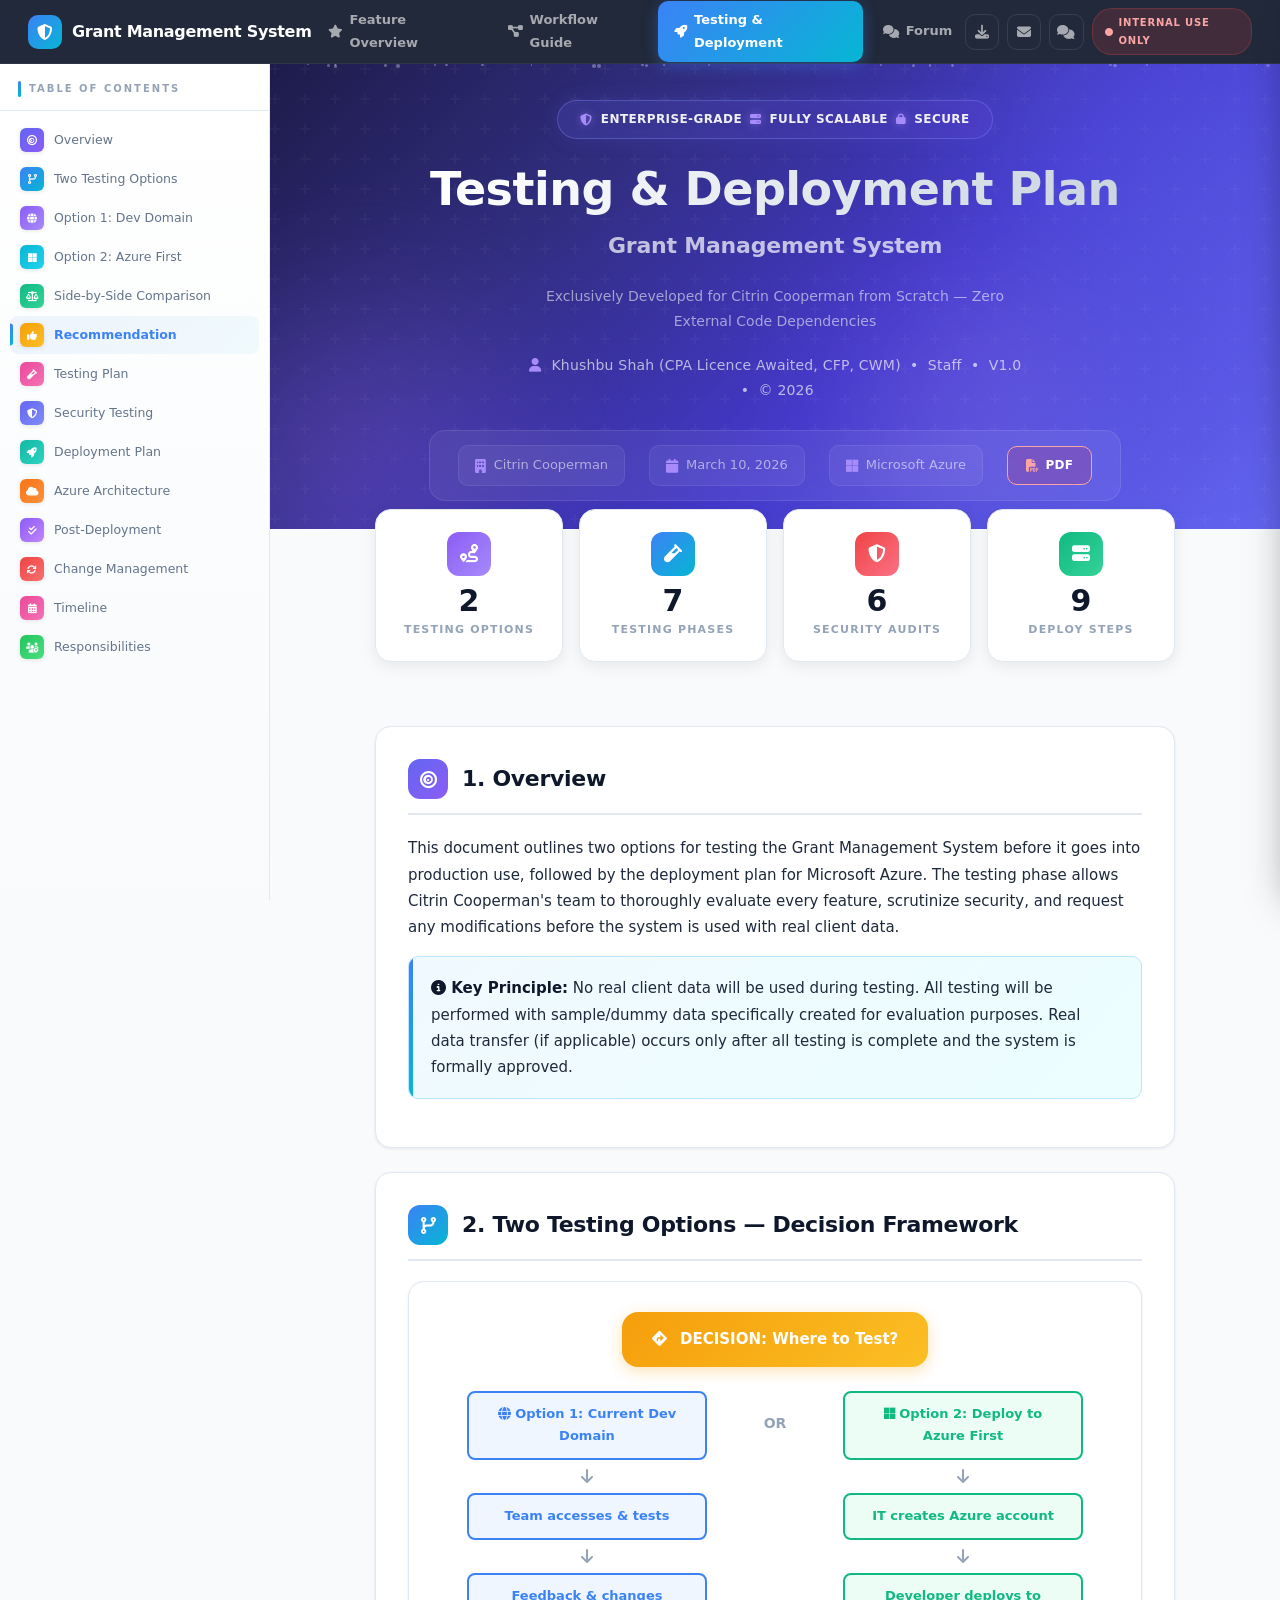
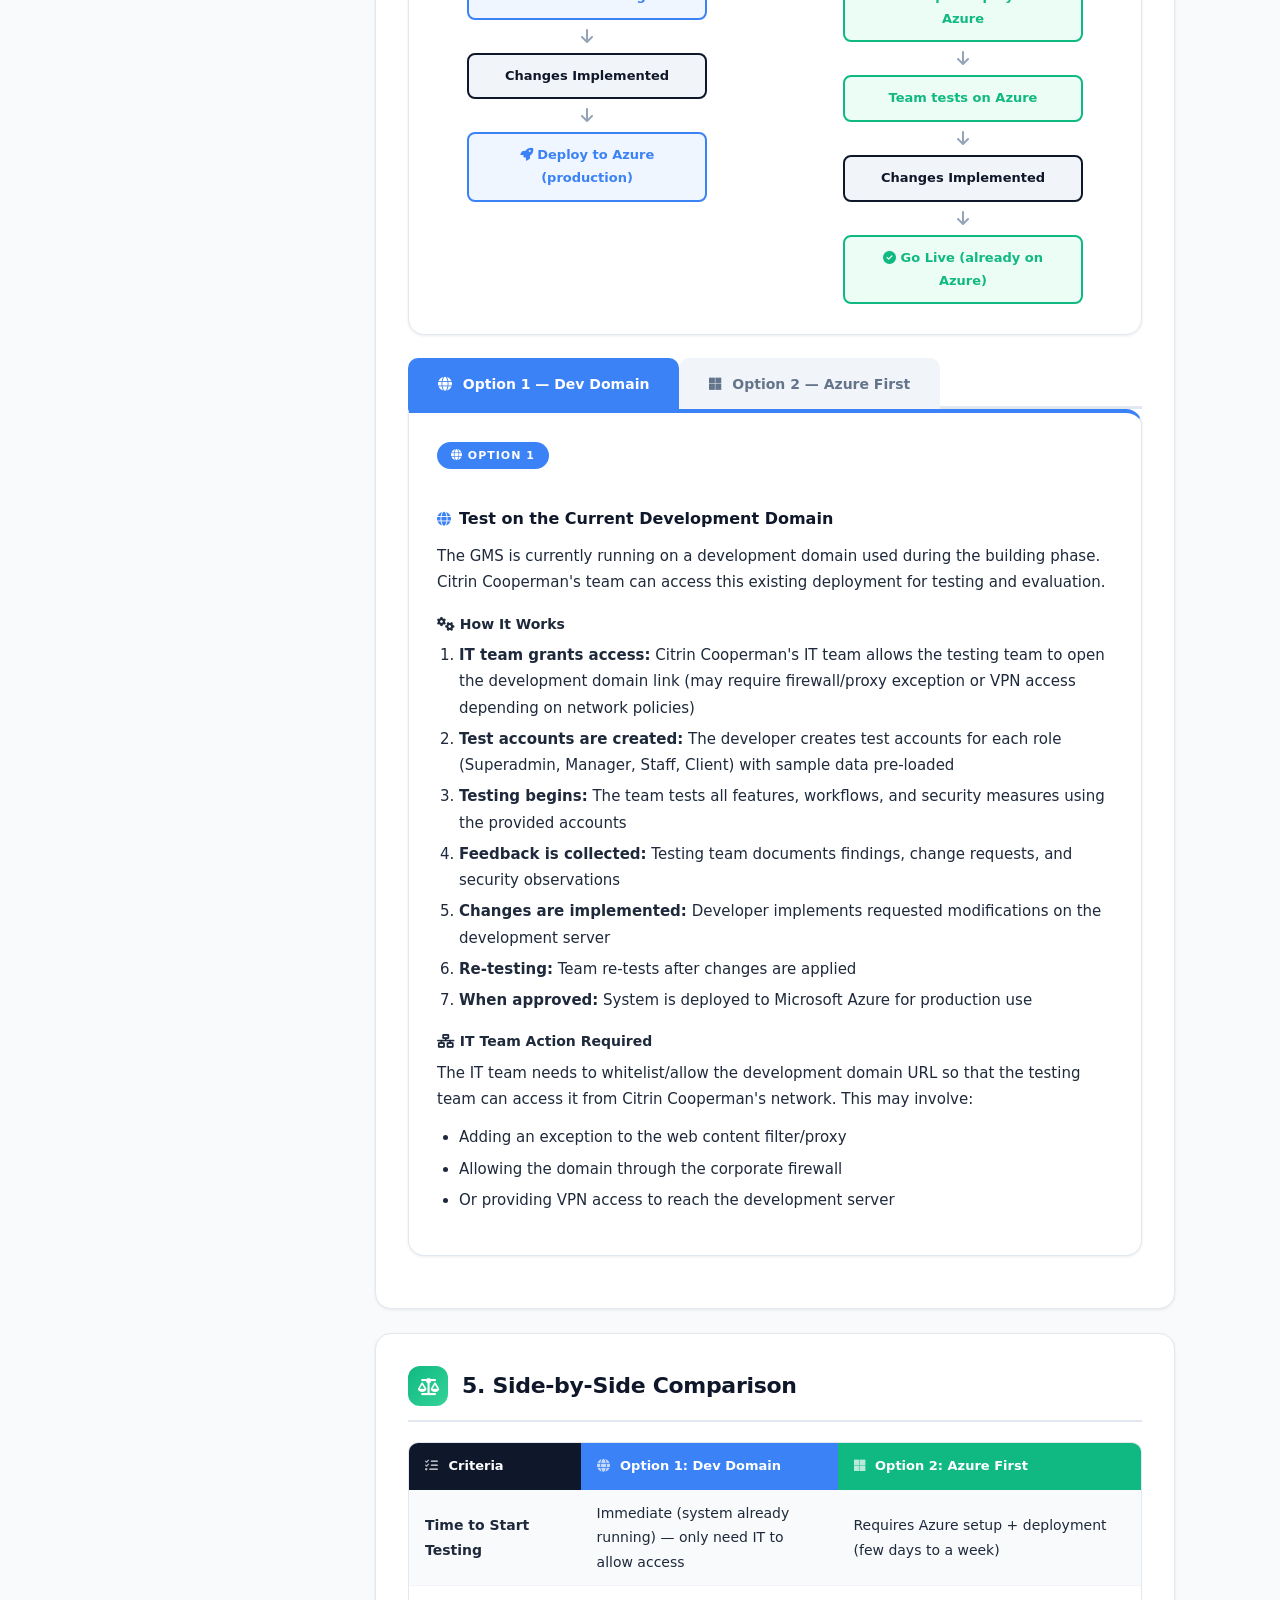
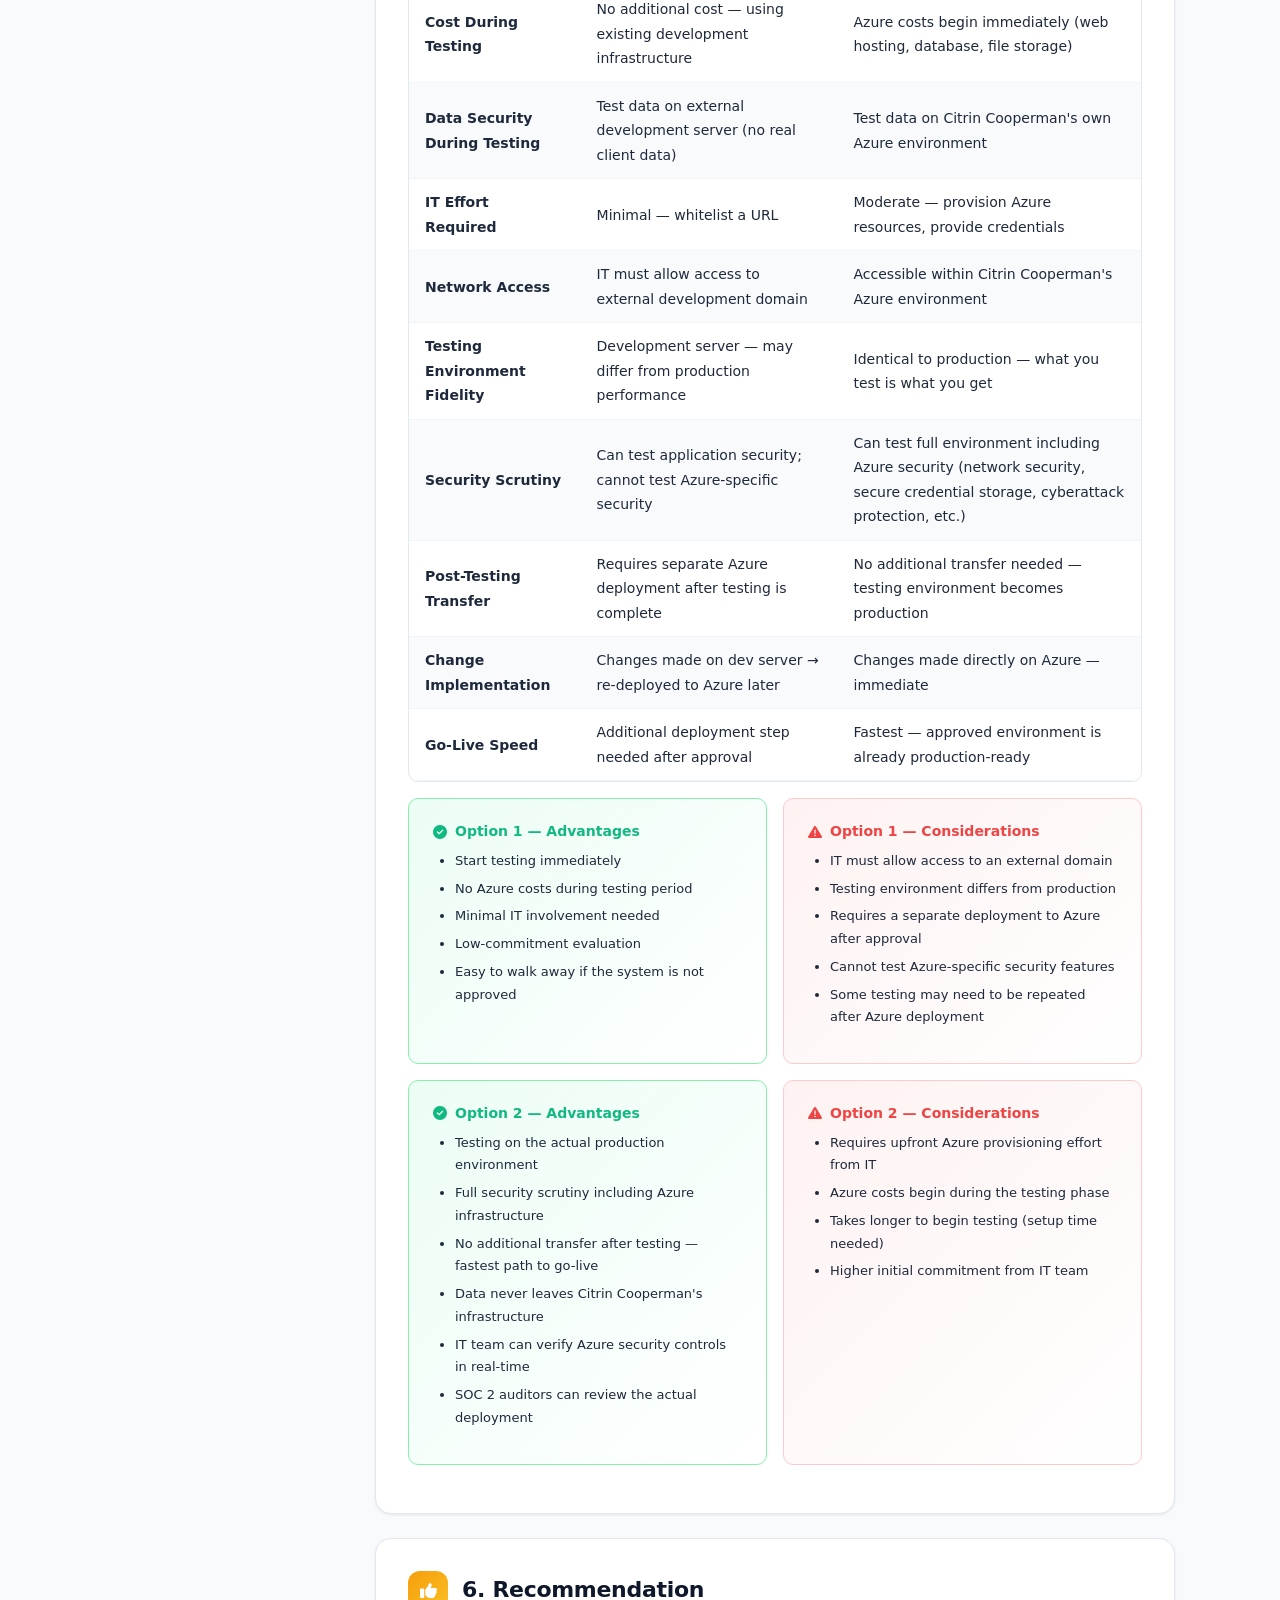
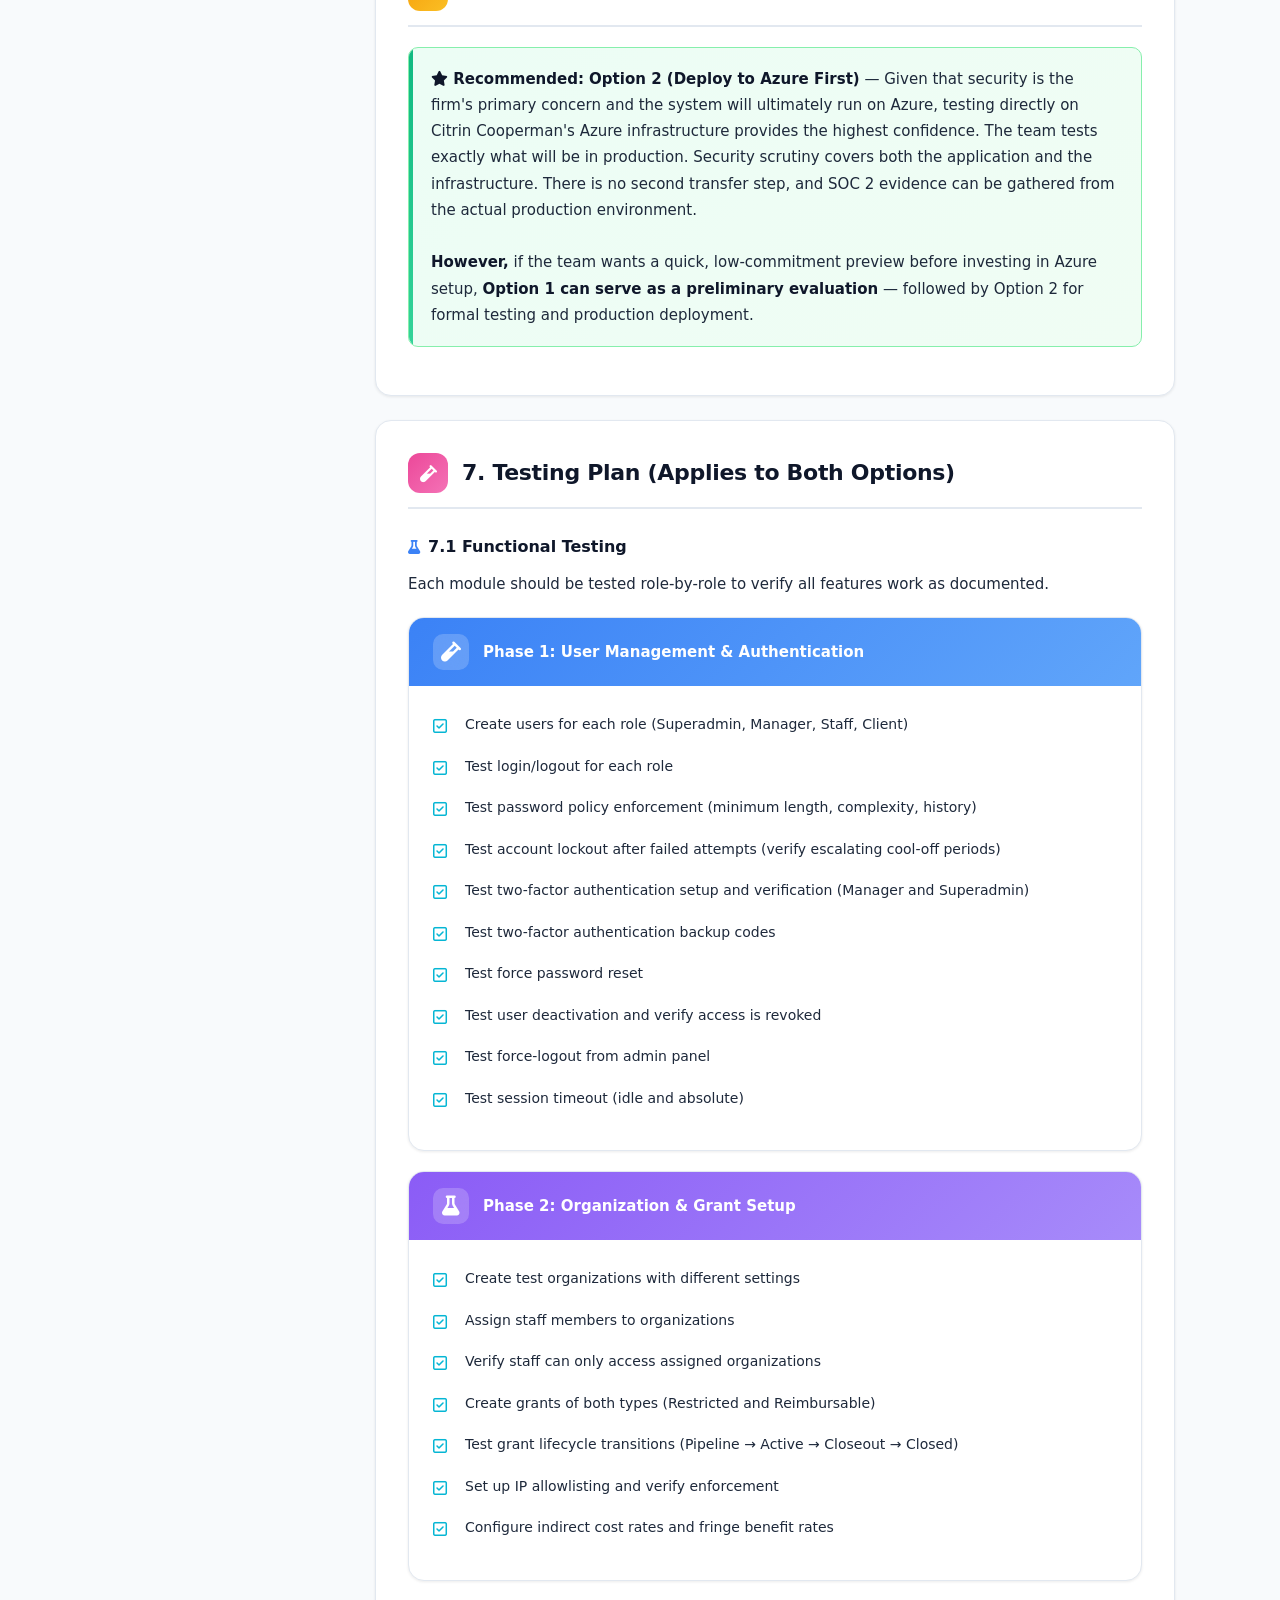
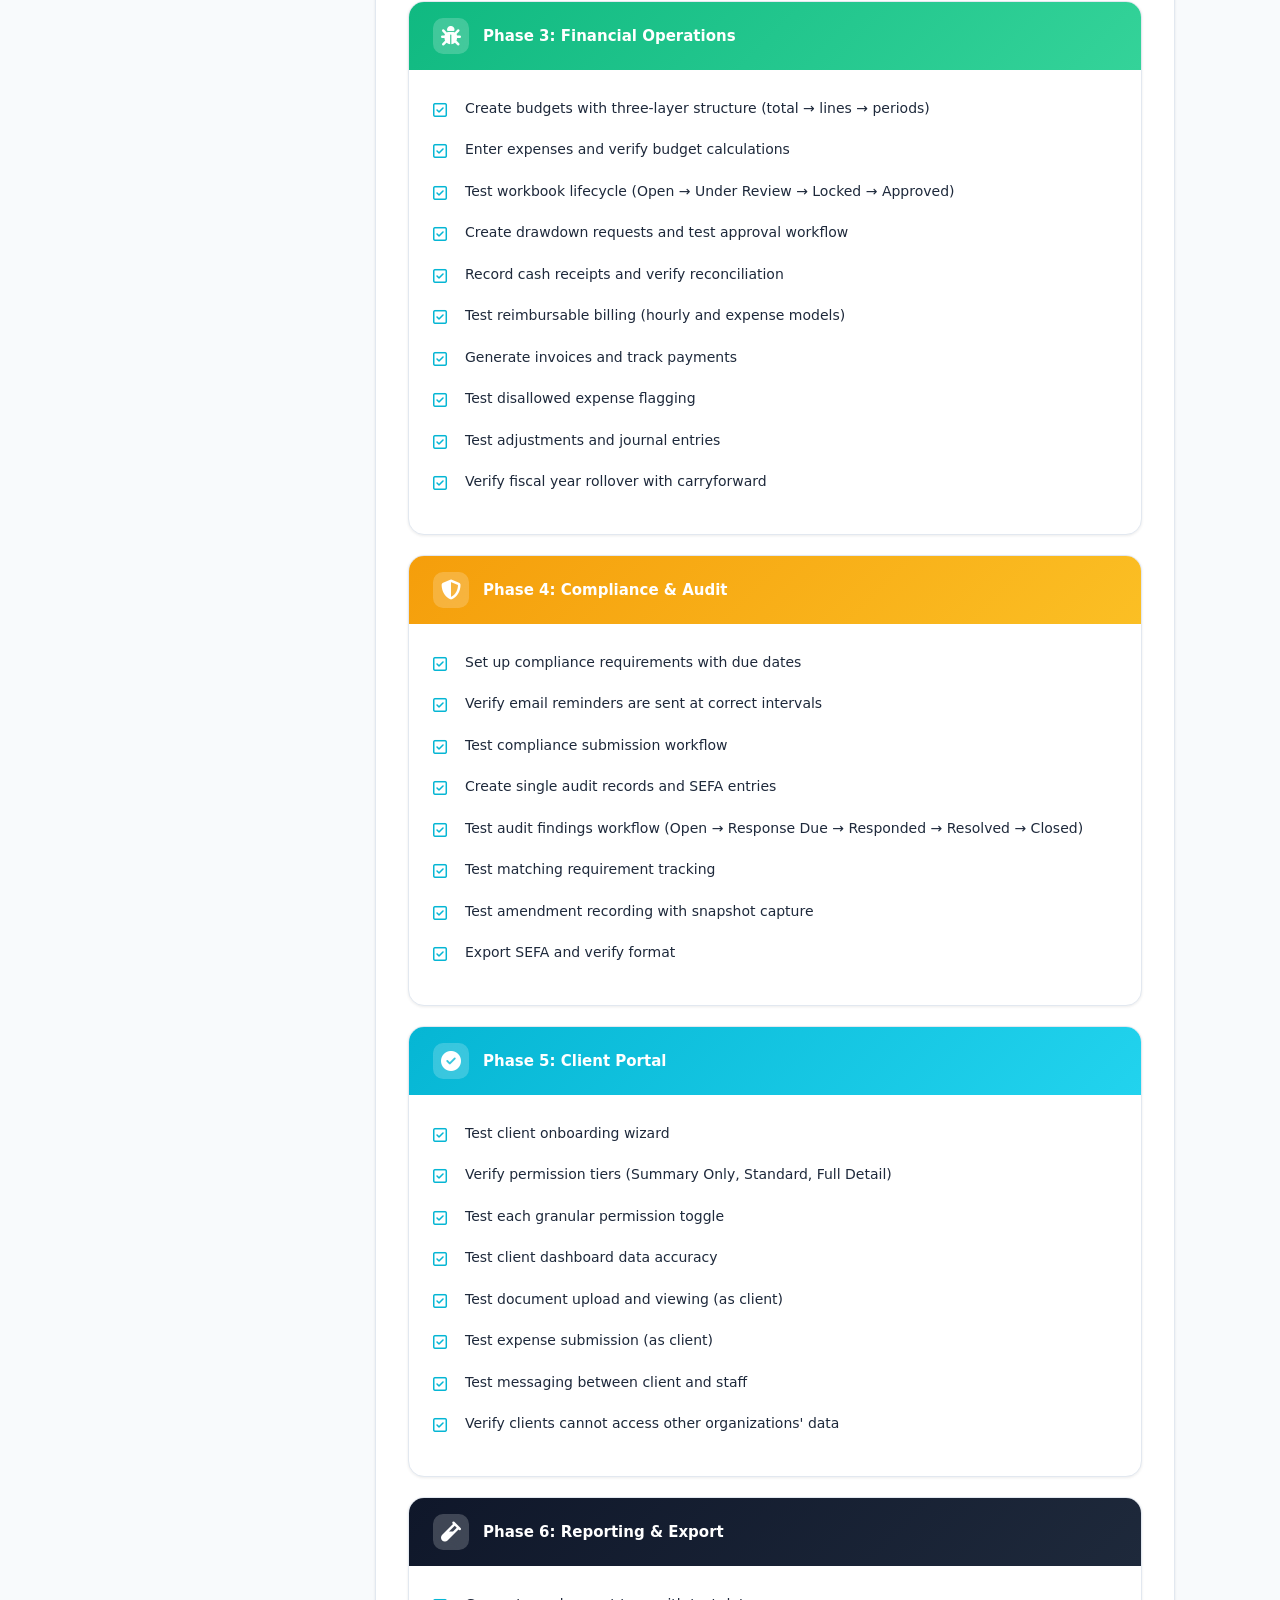
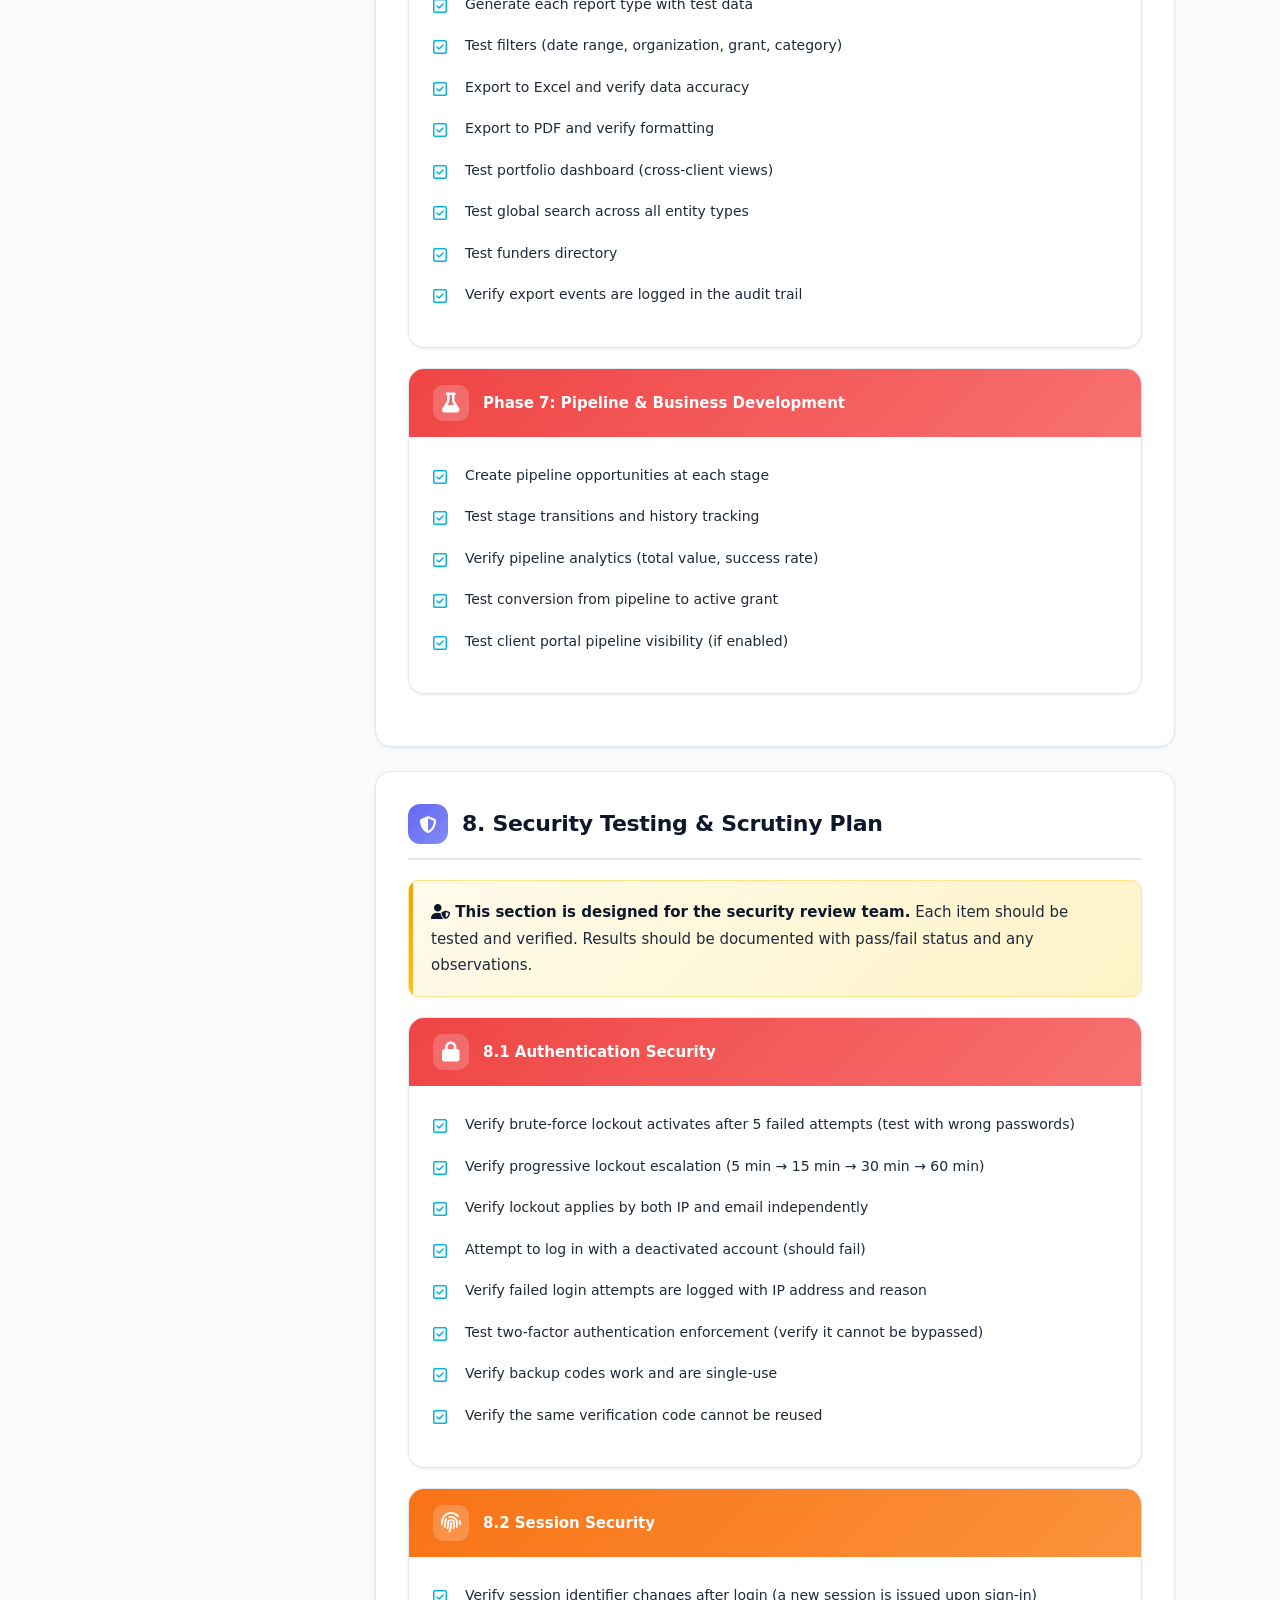
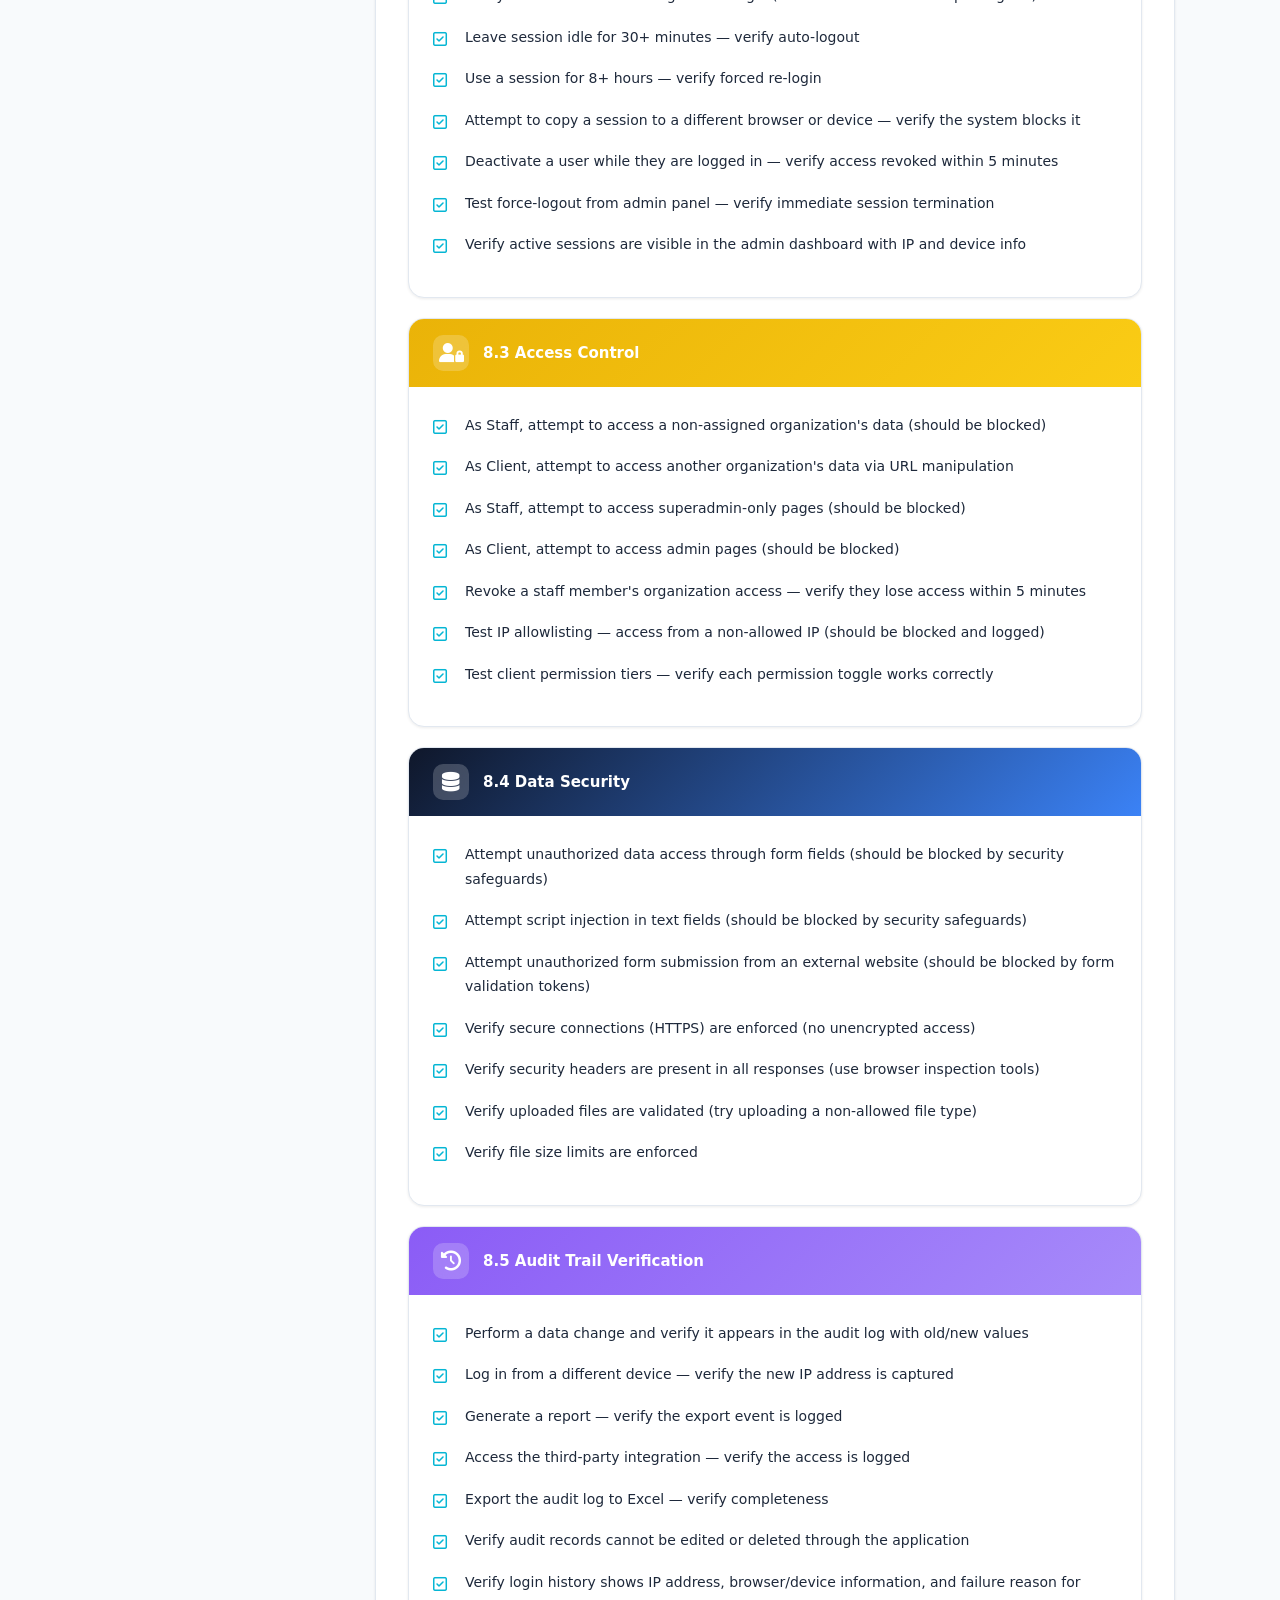
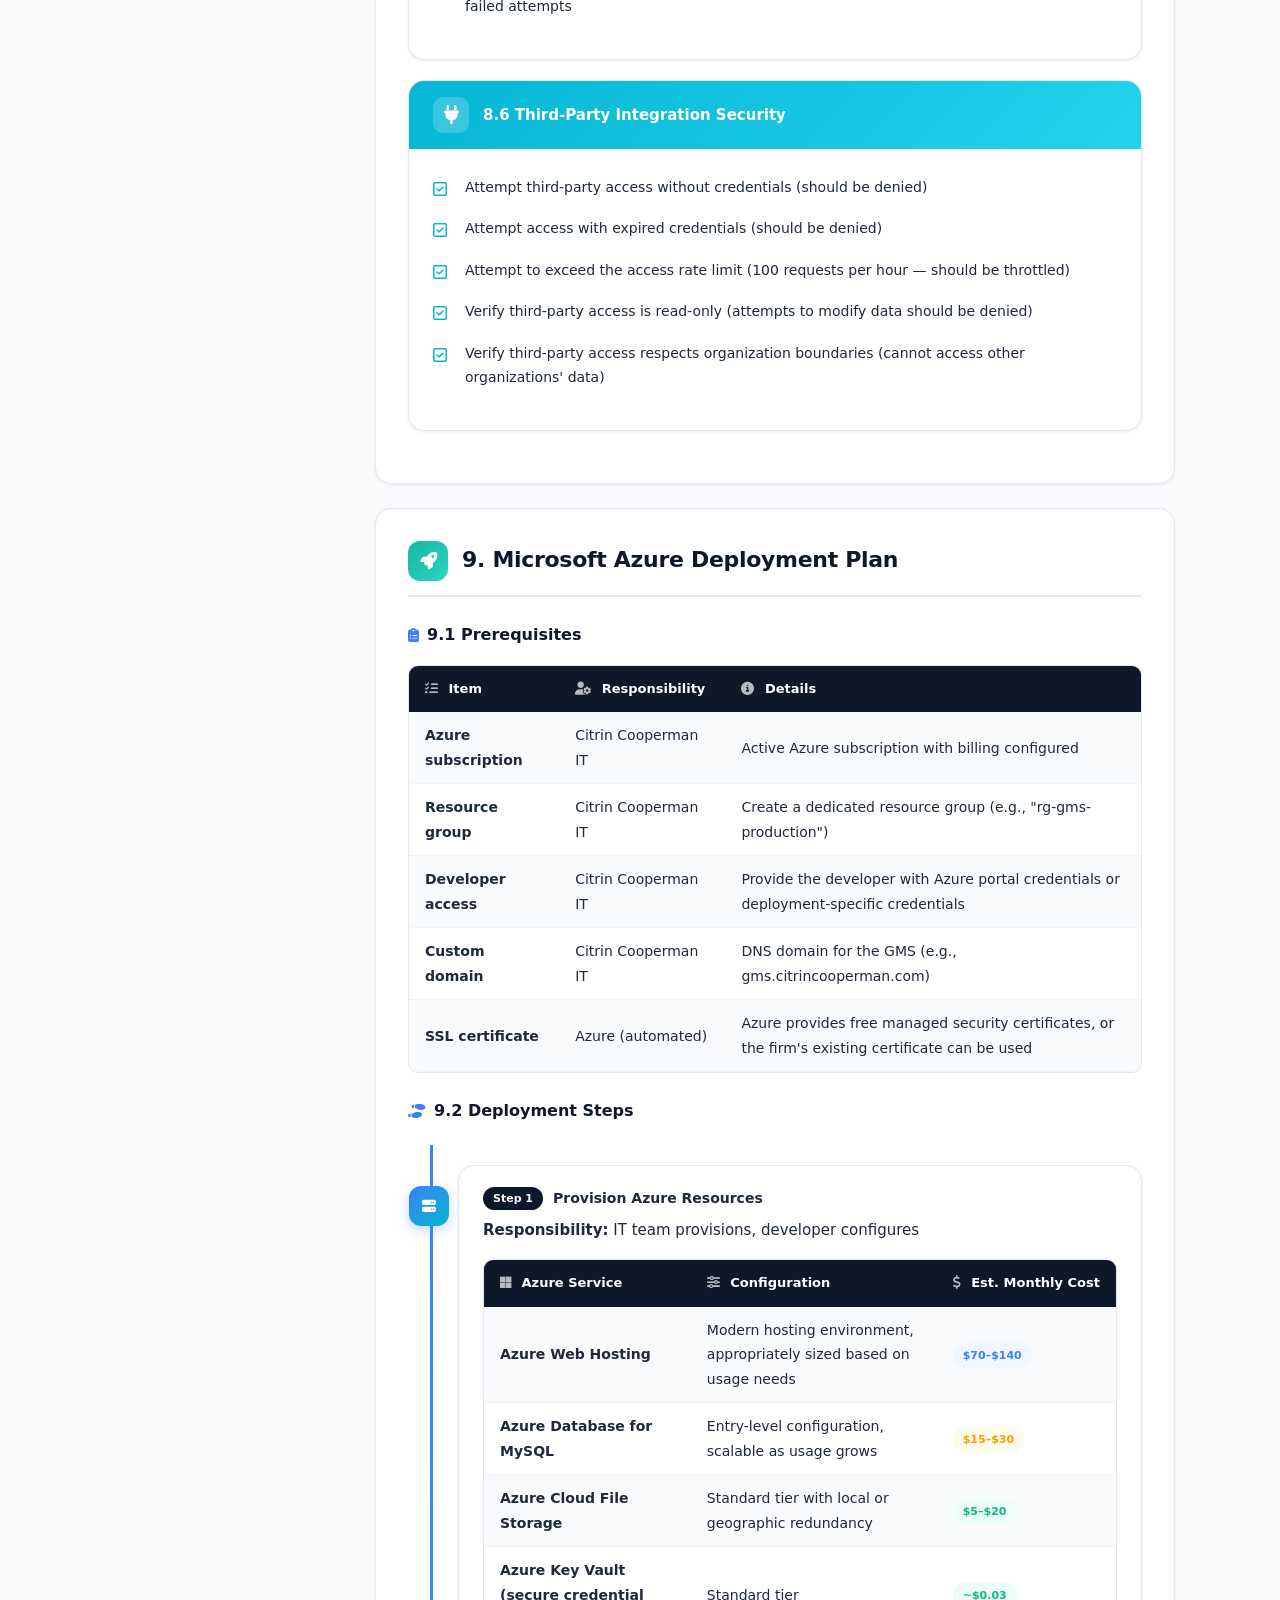
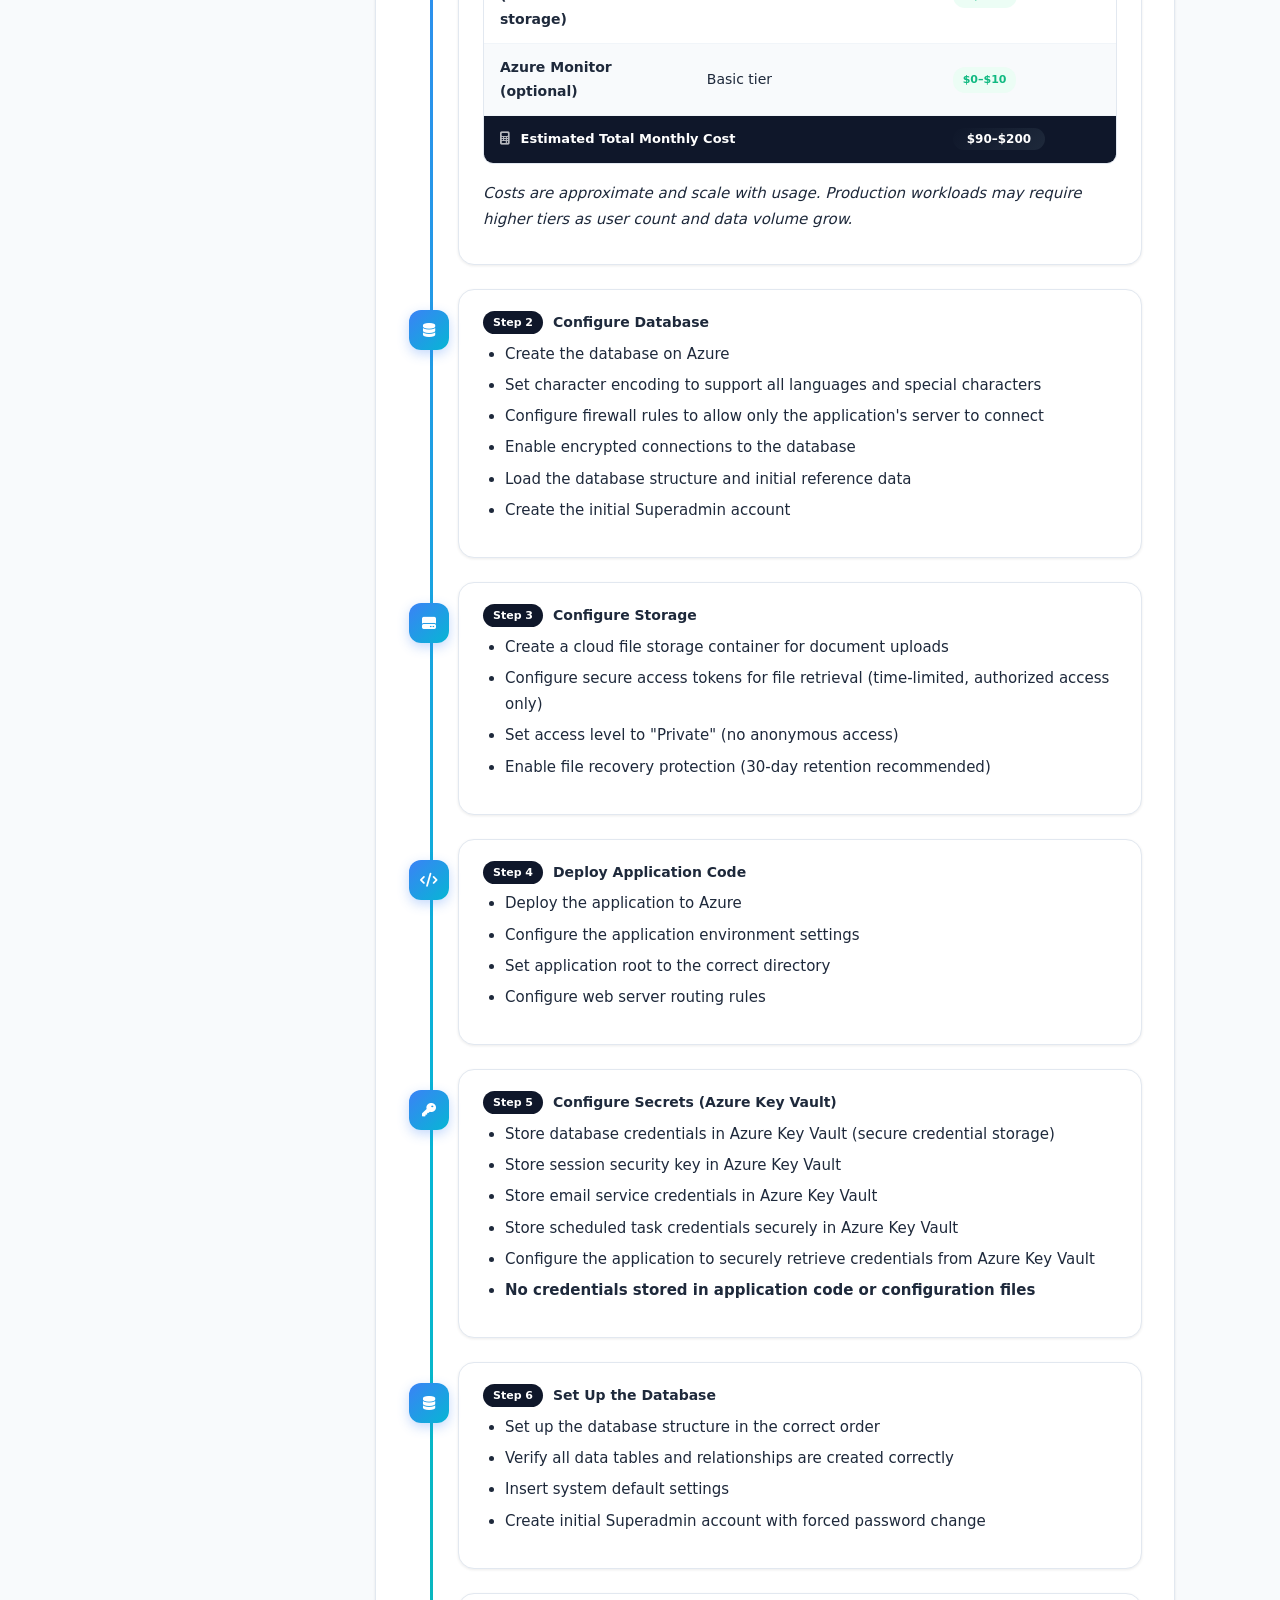
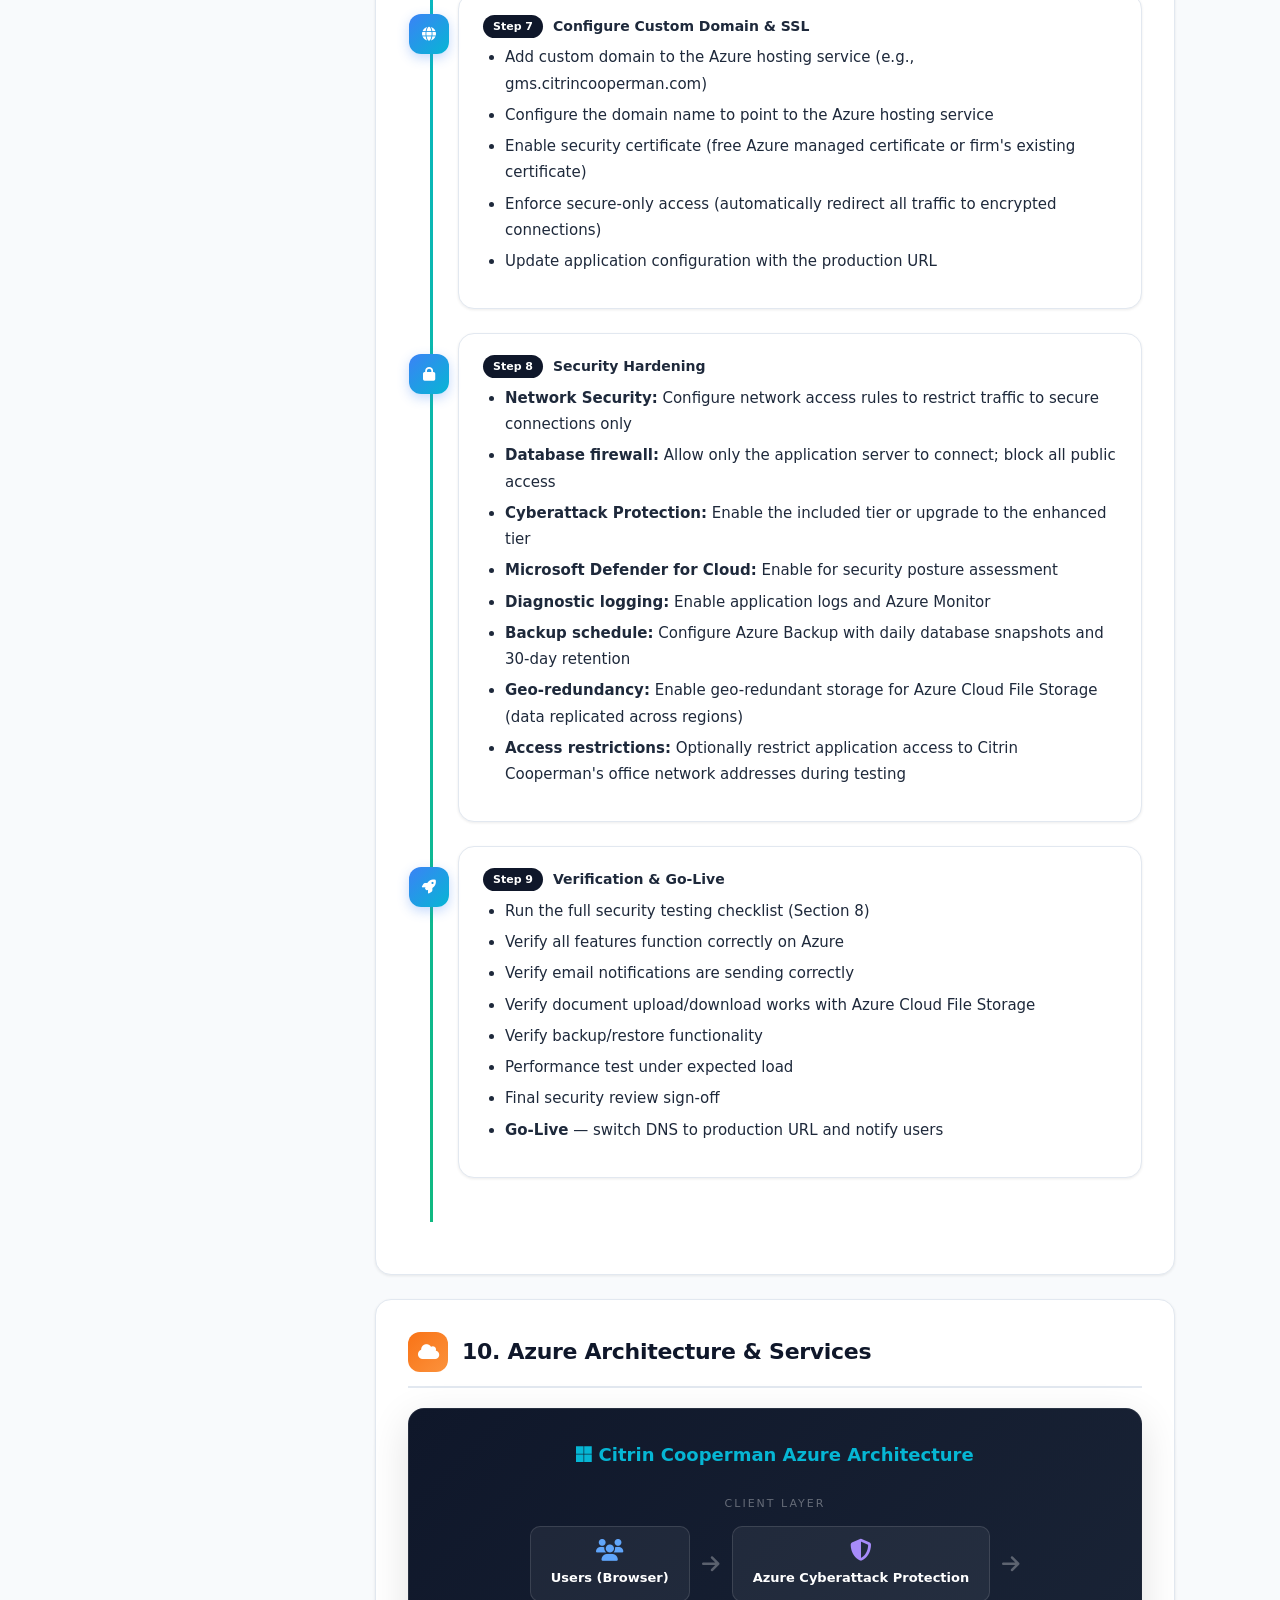
<file: docs/GMS-Testing-Deployment-Plan.html>
<!DOCTYPE html>
<html lang="en">
<head>
<meta charset="UTF-8">
<meta name="viewport" content="width=device-width, initial-scale=1.0">
<title>Grant Management System — Testing &amp; Deployment Plan</title>
<link rel="stylesheet" href="https://cdnjs.cloudflare.com/ajax/libs/font-awesome/6.7.2/css/all.min.css">
<link rel="stylesheet" href="docs-common.css">
<style>
/* === PAGE-SPECIFIC VARIABLES === */
:root{--option1:#3b82f6;--option1-light:#eff6ff;--option2:#10b981;--option2-light:#ecfdf5;}

/* === STAT ICON GRADIENTS === */
.si-1{background:linear-gradient(135deg,#8b5cf6,#a78bfa);}
.si-2{background:linear-gradient(135deg,#3b82f6,#06b6d4);}
.si-3{background:linear-gradient(135deg,#ef4444,#fb7185);}
.si-4{background:linear-gradient(135deg,#10b981,#34d399);}

/* === OPTION TABS === */
.option-tabs{display:flex;gap:0;margin:20px 0 0;border-bottom:3px solid #e2e8f0;}
.option-tab{padding:12px 28px;font-size:14px;font-weight:700;border-radius:10px 10px 0 0;cursor:pointer;transition:all .25s;border:2px solid transparent;border-bottom:none;position:relative;bottom:-3px;color:var(--text-light);background:var(--bg-dark);}
.option-tab:hover{color:var(--text);}
.option-tab.active-tab{color:#fff;border-color:transparent;}
.option-tab.opt1.active-tab{background:var(--option1);}
.option-tab.opt2.active-tab{background:var(--option2);}
.option-tab i{margin-right:6px;}
.option-content{display:none;animation:fadeTab .3s ease;}
.option-content.active-content{display:block;}
@keyframes fadeTab{from{opacity:0;transform:translateY(8px);}to{opacity:1;transform:translateY(0);}}

/* === OPTION CARDS === */
.option-card{border-radius:0 var(--radius) var(--radius) var(--radius);padding:28px;margin:0 0 20px;background:var(--white);box-shadow:var(--shadow-sm);border:1px solid #e2e8f0;}
.option-card.opt1{border-top:4px solid var(--option1);}
.option-card.opt2{border-top:4px solid var(--option2);}
.option-badge{display:inline-block;padding:4px 14px;border-radius:20px;font-size:11px;font-weight:700;letter-spacing:1px;text-transform:uppercase;color:#fff;margin-bottom:12px;}
.option-badge.opt1{background:var(--option1);}
.option-badge.opt2{background:var(--option2);}

/* === FLOWCHART === */
.flowchart{background:var(--white);border-radius:var(--radius);padding:30px;margin:20px 0;box-shadow:var(--shadow-sm);border:1px solid #e2e8f0;position:relative;}
.flowchart-title{text-align:center;font-weight:700;color:var(--primary);margin-bottom:24px;font-size:16px;}
.flow-branches{display:grid;grid-template-columns:1fr 80px 1fr;gap:0;align-items:start;}
.flow-decision{grid-column:1/4;text-align:center;margin-bottom:24px;}
.flow-decision-box{display:inline-block;background:linear-gradient(135deg,var(--warning),#fbbf24);color:#fff;padding:14px 30px;border-radius:var(--radius);font-weight:700;font-size:15px;box-shadow:0 4px 15px rgba(245,158,11,.3);}
.flow-decision-box i{margin-right:8px;}
.flow-branch{display:flex;flex-direction:column;align-items:center;gap:8px;}
.flow-step{padding:10px 18px;border-radius:8px;font-size:13px;font-weight:600;text-align:center;width:100%;max-width:240px;transition:transform .2s;}
.flow-step:hover{transform:scale(1.03);}
.flow-step.opt1{background:var(--option1-light);color:var(--option1);border:2px solid var(--option1);}
.flow-step.opt2{background:var(--option2-light);color:var(--option2);border:2px solid var(--option2);}
.flow-step.shared{background:var(--bg-dark);color:var(--primary);border:2px solid var(--primary);}
.flow-arrow{color:var(--text-muted);font-size:16px;text-align:center;line-height:1;}
.flow-divider{display:flex;align-items:center;justify-content:center;font-size:14px;color:var(--text-muted);font-weight:700;padding-top:20px;}

/* === SIDE-BY-SIDE COMPARISON === */
.comparison-grid{display:grid;grid-template-columns:1fr 1fr;gap:16px;margin:16px 0;}
.pros-card,.cons-card{border-radius:var(--radius-sm);padding:20px 24px;transition:all .3s;border:1px solid #e2e8f0;}
.pros-card:hover,.cons-card:hover{transform:translateY(-2px);box-shadow:var(--shadow);}
.pros-card{background:linear-gradient(135deg,#ecfdf5,var(--white));border-color:#86efac;}
.cons-card{background:linear-gradient(135deg,#fef2f2,var(--white));border-color:#fecaca;}
.pros-card h4{color:var(--success);margin-top:0;display:flex;align-items:center;gap:8px;}
.cons-card h4{color:var(--danger);margin-top:0;display:flex;align-items:center;gap:8px;}
.pros-card li,.cons-card li{font-size:13px;}

/* === TESTING PHASE CARDS === */
.phase-cards{display:grid;grid-template-columns:1fr;gap:20px;margin:20px 0;}
.phase-card{background:var(--white);border-radius:var(--radius);overflow:hidden;box-shadow:var(--shadow-sm);border:1px solid #e2e8f0;transition:all .35s cubic-bezier(.4,0,.2,1);}
.phase-card:hover{transform:translateY(-3px);box-shadow:var(--shadow);}
.phase-card-header{padding:16px 24px;display:flex;align-items:center;gap:14px;color:#fff;font-weight:700;font-size:15px;}
.phase-card-header i{font-size:20px;width:36px;height:36px;border-radius:10px;background:rgba(255,255,255,.2);display:flex;align-items:center;justify-content:center;backdrop-filter:blur(10px);}
.phase-card-header.phase1{background:linear-gradient(135deg,#3b82f6,#60a5fa);}
.phase-card-header.phase2{background:linear-gradient(135deg,#8b5cf6,#a78bfa);}
.phase-card-header.phase3{background:linear-gradient(135deg,#10b981,#34d399);}
.phase-card-header.phase4{background:linear-gradient(135deg,#f59e0b,#fbbf24);}
.phase-card-header.phase5{background:linear-gradient(135deg,#06b6d4,#22d3ee);}
.phase-card-header.phase6{background:linear-gradient(135deg,#0f172a,#1e293b);}
.phase-card-header.phase7{background:linear-gradient(135deg,#ef4444,#f87171);}
.phase-card-header.sec1{background:linear-gradient(135deg,#ef4444,#f87171);}
.phase-card-header.sec2{background:linear-gradient(135deg,#f97316,#fb923c);}
.phase-card-header.sec3{background:linear-gradient(135deg,#eab308,#facc15);}
.phase-card-header.sec4{background:linear-gradient(135deg,#0f172a,#3b82f6);}
.phase-card-header.sec5{background:linear-gradient(135deg,#8b5cf6,#a78bfa);}
.phase-card-header.sec6{background:linear-gradient(135deg,#06b6d4,#22d3ee);}
.phase-card-body{padding:20px 24px;}

/* === CHECKLIST === */
.checklist{list-style:none;padding-left:0!important;}
.checklist li{padding:6px 0 6px 32px;position:relative;font-size:14px;}
.checklist li::before{content:'\f14a';font-family:'Font Awesome 6 Free';font-weight:400;position:absolute;left:0;top:6px;font-size:16px;color:var(--accent);}

/* === DEPLOYMENT TIMELINE === */
.deploy-timeline{position:relative;padding:20px 0 20px 50px;margin:20px 0;}
.deploy-timeline::before{content:'';position:absolute;left:22px;top:0;bottom:0;width:3px;background:linear-gradient(to bottom,var(--secondary),var(--accent),var(--success));}
.deploy-step{position:relative;margin-bottom:24px;background:var(--white);border-radius:var(--radius);padding:20px 24px;box-shadow:var(--shadow-sm);border:1px solid #e2e8f0;transition:all .35s cubic-bezier(.4,0,.2,1);}
.deploy-step:hover{transform:translateX(5px);box-shadow:var(--shadow);}
.deploy-step-node{position:absolute;left:-50px;top:20px;width:40px;height:40px;border-radius:12px;background:linear-gradient(135deg,var(--secondary),var(--accent));color:#fff;display:flex;align-items:center;justify-content:center;font-size:14px;box-shadow:0 4px 12px rgba(59,130,246,.3);z-index:2;}
.deploy-step h4{margin-top:0;display:flex;align-items:center;gap:10px;}
.deploy-step h4 .step-num{background:var(--primary);color:#fff;font-size:11px;padding:2px 10px;border-radius:20px;}

/* === AZURE ARCHITECTURE === */
.azure-arch{background:linear-gradient(135deg,#0f172a,#1e293b);border-radius:var(--radius);padding:30px;margin:20px 0;color:#fff;box-shadow:var(--shadow-lg);border:1px solid rgba(255,255,255,.06);}
.azure-arch-title{text-align:center;color:var(--accent);font-size:18px;font-weight:700;margin-bottom:24px;}
.azure-tier{display:flex;align-items:center;justify-content:center;gap:12px;margin-bottom:16px;flex-wrap:wrap;}
.azure-node{background:rgba(255,255,255,.06);border:1px solid rgba(255,255,255,.12);border-radius:var(--radius-sm);padding:12px 20px;text-align:center;font-size:13px;font-weight:600;transition:all .3s;cursor:default;min-width:140px;}
.azure-node:hover{transform:scale(1.05);background:rgba(255,255,255,.12);border-color:rgba(56,189,248,.3);}
.azure-node i{display:block;font-size:22px;margin-bottom:6px;color:var(--accent);}
.azure-node.user-node i{color:#60a5fa;}
.azure-node.app-node i{color:#34d399;}
.azure-node.db-node i{color:#fbbf24;}
.azure-node.storage-node i{color:#fb7185;}
.azure-node.security-node i{color:#a78bfa;}
.azure-arrow{color:rgba(255,255,255,.3);font-size:20px;}
.azure-divider{border:none;border-top:1px dashed rgba(255,255,255,.1);margin:16px 0;}
.azure-label{text-align:center;font-size:11px;text-transform:uppercase;letter-spacing:2px;color:rgba(255,255,255,.35);margin-bottom:12px;}

/* === COST TABLE INDICATORS === */
.cost-indicator{display:inline-block;padding:3px 10px;border-radius:12px;font-size:11px;font-weight:700;}
.cost-low{background:#ecfdf5;color:var(--success);}
.cost-med{background:#fffbeb;color:var(--warning);}
.cost-high{background:#eff6ff;color:var(--secondary);}
.cost-total{background:linear-gradient(135deg,var(--primary),var(--primary-light));color:#fff;padding:4px 14px;border-radius:12px;font-size:12px;font-weight:700;}

/* === ROLE BADGES === */
.role-badge{display:inline-block;padding:3px 12px;border-radius:20px;font-size:11px;font-weight:700;text-transform:uppercase;letter-spacing:.5px;}
.role-badge.owner{background:linear-gradient(135deg,var(--primary),var(--primary-light));color:#fff;}
.role-badge.advisor{background:linear-gradient(135deg,var(--accent),#22d3ee);color:#fff;}
.role-badge.support{background:linear-gradient(135deg,var(--success),#34d399);color:#fff;}
.role-badge.participant{background:linear-gradient(135deg,#8b5cf6,#a78bfa);color:#fff;}
.role-badge.requester{background:linear-gradient(135deg,var(--warning),#fbbf24);color:#fff;}
.role-badge.approver{background:linear-gradient(135deg,var(--danger),#fb7185);color:#fff;}
.role-badge.receiver{background:linear-gradient(135deg,var(--secondary),#60a5fa);color:#fff;}
.role-badge.recommender{background:linear-gradient(135deg,#eab308,#facc15);color:#fff;}
.role-badge.infra{background:linear-gradient(135deg,#64748b,#94a3b8);color:#fff;}
.role-badge.app{background:linear-gradient(135deg,var(--accent),#22d3ee);color:#fff;}
.role-badge.none{background:#f1f5f9;color:#94a3b8;}

/* === TIMELINE BARS === */
.timeline-section{margin:20px 0;}
.timeline-bar-row{display:grid;grid-template-columns:180px 1fr;gap:16px;align-items:center;margin-bottom:8px;}
.timeline-bar-label{font-size:13px;font-weight:600;color:var(--primary);text-align:right;}
.timeline-bar-track{background:#e2e8f0;border-radius:8px;height:28px;position:relative;overflow:hidden;}
.timeline-bar{height:100%;border-radius:8px;display:flex;align-items:center;padding:0 12px;font-size:11px;font-weight:700;color:#fff;transition:width .6s ease;}
.timeline-bar.opt1{background:linear-gradient(135deg,var(--option1),#60a5fa);}
.timeline-bar.opt2{background:linear-gradient(135deg,var(--option2),#34d399);}
.timeline-bar-duration{font-size:11px;color:var(--text-light);position:absolute;right:8px;top:50%;transform:translateY(-50%);}

/* === TABLE HEADER VARIANTS === */
table th.opt1-header{background:var(--option1);}
table th.opt2-header{background:var(--option2);}

/* === CHANGE FLOW === */
.change-flow{display:flex;align-items:center;justify-content:center;flex-wrap:wrap;gap:8px;padding:24px;background:var(--white);border-radius:var(--radius);margin:16px 0;box-shadow:var(--shadow-sm);border:1px solid #e2e8f0;}
.change-flow .stage{background:linear-gradient(135deg,var(--secondary),var(--accent));color:#fff;padding:10px 18px;border-radius:8px;font-size:13px;font-weight:700;transition:all .3s;cursor:default;}
.change-flow .stage:hover{transform:scale(1.08);box-shadow:0 4px 12px rgba(59,130,246,.3);}
.change-flow .arrow{color:var(--text-muted);font-size:14px;}

/* === PRIORITY CARDS === */
.priority-grid{display:grid;grid-template-columns:repeat(4,1fr);gap:12px;margin:16px 0;}
.priority-card{text-align:center;padding:16px;border-radius:var(--radius-sm);color:#fff;font-weight:700;transition:all .3s;}
.priority-card:hover{transform:scale(1.05);}
.priority-card:nth-child(1){background:linear-gradient(135deg,#ef4444,#f87171);}
.priority-card:nth-child(2){background:linear-gradient(135deg,#f97316,#fb923c);}
.priority-card:nth-child(3){background:linear-gradient(135deg,#eab308,#facc15);}
.priority-card:nth-child(4){background:linear-gradient(135deg,#10b981,#34d399);}
.priority-card .pri-label{font-size:14px;display:block;}
.priority-card .pri-time{font-size:11px;opacity:.9;display:block;margin-top:4px;}

/* === PAGE-SPECIFIC PRINT === */
@media print{
  .option-tabs{display:none!important;}
  .option-content{display:block!important;}

  /* Phase cards */
  .phase-card{box-shadow:none!important;overflow:visible!important;page-break-inside:auto;break-inside:auto;}
  .phase-card-header{backdrop-filter:none!important;page-break-after:avoid!important;break-after:avoid!important;padding:8px 12px!important;}
  .phase-card-body{padding:10px 14px!important;}

  /* Deploy timeline */
  .deploy-timeline{padding:12px 0 12px 40px!important;}
  .deploy-timeline::before{left:16px!important;}
  .deploy-step{box-shadow:none!important;border:1px solid #d1d5db!important;padding:8px 10px!important;margin-bottom:6px!important;overflow:visible!important;}
  .deploy-step:hover{transform:none!important;}
  .deploy-step-node{left:-36px!important;width:26px!important;height:26px!important;font-size:10px!important;box-shadow:none!important;}

  /* Azure architecture */
  .azure-arch{box-shadow:none!important;border:1px solid #d1d5db!important;padding:10px!important;overflow:visible!important;}
  .azure-node{min-width:auto!important;padding:4px 8px!important;font-size:9px!important;}
  .azure-node:hover{transform:none!important;}
  .azure-arch-title{font-size:12px!important;margin-bottom:10px!important;}

  /* Flowchart */
  .flowchart{box-shadow:none!important;border:1px solid #d1d5db!important;padding:12px!important;overflow:visible!important;}
  .flow-step{font-size:9px!important;padding:4px 8px!important;}
  .flow-step:hover{transform:none!important;}
  .flow-decision-box{padding:10px 20px!important;font-size:13px!important;box-shadow:none!important;}

  /* Change flow */
  .change-flow{box-shadow:none!important;border:1px solid #d1d5db!important;overflow:visible!important;page-break-inside:avoid;break-inside:avoid;}
  .change-flow .stage{font-size:11px!important;padding:6px 12px!important;box-shadow:none!important;}
  .change-flow .stage:hover{transform:none!important;}

  /* Priority cards */
  .priority-grid{gap:8px!important;}
  .priority-card{padding:10px!important;}
  .priority-card:hover{transform:none!important;}
  .priority-card .pri-label{font-size:12px!important;}
  .priority-card .pri-time{font-size:9px!important;}

  /* Timeline bars */
  .timeline-bar-row{gap:10px!important;}
  .timeline-bar-label{font-size:11px!important;}
  .timeline-bar-track{height:22px!important;}
  .timeline-bar{font-size:9px!important;}

  /* Comparison grid */
  .comparison-grid{gap:10px!important;}
  .pros-card,.cons-card{box-shadow:none!important;padding:14px 18px!important;overflow:visible!important;}
  .pros-card:hover,.cons-card:hover{transform:none!important;}

  /* Option cards */
  .option-card{box-shadow:none!important;border:1px solid #d1d5db!important;overflow:visible!important;page-break-inside:auto;break-inside:auto;}

  /* Checklist */
  .checklist li{font-size:12px!important;padding:4px 0 4px 28px!important;}

  /* Cost indicators */
  .cost-indicator{font-size:9px!important;}

  /* Role badges */
  .role-badge{font-size:9px!important;padding:2px 8px!important;}
}

/* === PAGE-SPECIFIC RESPONSIVE === */
@media(max-width:768px){
  .comparison-grid,.priority-grid{grid-template-columns:1fr;}
  .flow-branches{grid-template-columns:1fr;}
  .flow-divider{display:none;}
  .timeline-bar-row{grid-template-columns:1fr;}
  .timeline-bar-label{text-align:left;}
  .azure-tier{flex-direction:column;}
}
.hero.hero-testing{background:linear-gradient(135deg,#1e1b4b 0%,#312e81 30%,#4338ca 60%,#6366f1 100%);}
</style>
</head>
<body>

<!-- TOP NAV -->
<nav class="top-nav">
  <div class="nav-logo"><span class="icon-wrap"><i class="fa-solid fa-shield-halved"></i></span><span class="nav-text">Grant Management System</span></div>
  <div class="nav-links">
    <a href="GMS-Feature-Overview.html"><i class="fa-solid fa-star"></i> Feature Overview</a>
    <a href="GMS-Workflow-Guide.html"><i class="fa-solid fa-diagram-project"></i> Workflow Guide</a>
    <a href="GMS-Testing-Deployment-Plan.html" class="active"><i class="fa-solid fa-rocket"></i> Testing &amp; Deployment</a>
    <a href="GMS-Comments.html"><i class="fa-solid fa-comments"></i> Forum</a>
  </div>
  <div class="nav-right">
    <a class="nav-action" href="#" onclick="downloadAllPagesAsPDF(event);return false;" title="Download All Pages as PDF"><i class="fa-solid fa-download"></i></a>
    <a class="nav-action" href="#" onclick="window.location.href='mailto:?subject='+encodeURIComponent('GMS Testing & Deployment Plan — Citrin Cooperman')+'&body='+encodeURIComponent('Please review the Grant Management System — Testing & Deployment Plan:\n\n'+window.location.href+'\n\nDocument: GMS Testing & Deployment Plan V1.0\nClassification: Internal Use Only\n\n— Citrin Cooperman');return false;" title="Email this page"><i class="fa-solid fa-envelope"></i></a>
    <a class="nav-action" href="GMS-Comments.html" title="Forum"><i class="fa-solid fa-comments"></i></a>
    <span class="nav-badge"><i class="fa-solid fa-circle"></i> Internal Use Only</span>
  </div>
  <button class="nav-hamburger" aria-label="Open navigation menu"><span></span><span></span><span></span></button>
</nav>

<!-- MOBILE NAV -->
<div class="mobile-nav-overlay"></div>
<nav class="mobile-nav" aria-label="Mobile navigation">
  <div class="mobile-nav-header">
    <div class="nav-logo"><span class="icon-wrap"><i class="fa-solid fa-shield-halved"></i></span> GMS</div>
    <button class="mobile-nav-close" aria-label="Close navigation">&times;</button>
  </div>
  <div class="mobile-nav-links">
    <a href="GMS-Feature-Overview.html"><i class="fa-solid fa-star"></i> <span class="mobile-nav-label">Feature Overview</span> <i class="fa-solid fa-chevron-right mobile-nav-arrow"></i></a>
    <a href="GMS-Workflow-Guide.html"><i class="fa-solid fa-diagram-project"></i> <span class="mobile-nav-label">Workflow Guide</span> <i class="fa-solid fa-chevron-right mobile-nav-arrow"></i></a>
    <a href="GMS-Testing-Deployment-Plan.html" class="active"><i class="fa-solid fa-rocket"></i> <span class="mobile-nav-label">Testing &amp; Deployment</span> <i class="fa-solid fa-chevron-right mobile-nav-arrow"></i></a>
    <a href="GMS-Comments.html"><i class="fa-solid fa-comments"></i> <span class="mobile-nav-label">Forum</span> <i class="fa-solid fa-chevron-right mobile-nav-arrow"></i></a>
  </div>
  <div class="mobile-nav-divider"></div>
  <div class="mobile-nav-actions">
    <a class="mobile-nav-action" href="#" onclick="downloadAllPagesAsPDF(event);return false;"><i class="fa-solid fa-download"></i> Download PDF</a>
    <a class="mobile-nav-action" href="GMS-Comments.html"><i class="fa-solid fa-comments"></i> Forum</a>
  </div>
  <div class="mobile-nav-footer">
    <span class="nav-badge"><i class="fa-solid fa-circle"></i> Internal Use Only</span>
  </div>
</nav>

<!-- LEFT SIDEBAR -->
<aside class="sidebar" id="sidebar">
  <div class="sidebar-title">Table of Contents</div>
  <ul class="sidebar-nav" id="sidebarNav">
    <li><a href="#overview"><span class="nav-icon ni-1"><i class="fa-solid fa-bullseye"></i></span> Overview</a></li>
    <li><a href="#two-options"><span class="nav-icon ni-2"><i class="fa-solid fa-code-branch"></i></span> Two Testing Options</a></li>
    <li><a href="#option1-detail"><span class="nav-icon ni-3"><i class="fa-solid fa-globe"></i></span> Option 1: Dev Domain</a></li>
    <li><a href="#option2-detail"><span class="nav-icon ni-4"><i class="fa-brands fa-microsoft"></i></span> Option 2: Azure First</a></li>
    <li><a href="#comparison"><span class="nav-icon ni-5"><i class="fa-solid fa-scale-balanced"></i></span> Side-by-Side Comparison</a></li>
    <li><a href="#recommendation"><span class="nav-icon ni-6"><i class="fa-solid fa-thumbs-up"></i></span> Recommendation</a></li>
    <li><a href="#testing-plan"><span class="nav-icon ni-7"><i class="fa-solid fa-vial"></i></span> Testing Plan</a></li>
    <li><a href="#security-testing"><span class="nav-icon ni-8"><i class="fa-solid fa-shield-halved"></i></span> Security Testing</a></li>
    <li><a href="#deployment-plan"><span class="nav-icon ni-9"><i class="fa-solid fa-rocket"></i></span> Deployment Plan</a></li>
    <li><a href="#azure-architecture"><span class="nav-icon ni-10"><i class="fa-solid fa-cloud"></i></span> Azure Architecture</a></li>
    <li><a href="#post-deploy"><span class="nav-icon ni-11"><i class="fa-solid fa-check-double"></i></span> Post-Deployment</a></li>
    <li><a href="#change-management"><span class="nav-icon ni-12"><i class="fa-solid fa-arrows-rotate"></i></span> Change Management</a></li>
    <li><a href="#timeline"><span class="nav-icon ni-13"><i class="fa-solid fa-calendar-days"></i></span> Timeline</a></li>
    <li><a href="#responsibilities"><span class="nav-icon ni-14"><i class="fa-solid fa-users-gear"></i></span> Responsibilities</a></li>
  </ul>
</aside>

<!-- MAIN -->
<div class="main">

<!-- HERO -->
<section class="hero hero-testing">
  <div class="hero-particles" id="particles"></div>
  <div class="hero-orb o1"></div>
  <div class="hero-orb o2"></div>
  <div class="hero-orb o3"></div>
  <div class="hero-content">
    <div class="hero-badge"><i class="fa-solid fa-shield-halved"></i> Enterprise-Grade <i class="fa-solid fa-server" style="font-size:11px;"></i> Fully Scalable <i class="fa-solid fa-lock" style="font-size:11px;"></i> Secure</div>
    <h1>Testing &amp; Deployment Plan</h1>
    <h1 class="subtitle">Grant Management System</h1>
    <p style="color:rgba(255,255,255,.55);font-size:14px;margin-bottom:20px;">Exclusively Developed for Citrin Cooperman from Scratch — Zero External Code Dependencies</p>
    <p style="color:rgba(255,255,255,.65);font-size:14px;margin-bottom:28px;font-weight:500;letter-spacing:.2px;"><i class="fa-solid fa-user" style="margin-right:6px;color:#a78bfa;"></i> Khushbu Shah (CPA Licence Awaited, CFP, CWM) &nbsp;&bull;&nbsp; Staff &nbsp;&bull;&nbsp; V1.0 &nbsp;&bull;&nbsp; &copy; 2026</p>
    <div class="hero-meta">
      <div class="hero-meta-item"><i class="fa-solid fa-building"></i> Citrin Cooperman</div>
      <div class="hero-meta-item"><i class="fa-solid fa-calendar"></i> March 10, 2026</div>
      <div class="hero-meta-item"><i class="fa-brands fa-microsoft"></i> Microsoft Azure</div>
      <a href="javascript:void(0)" onclick="window.print()" class="btn-hero-pdf"><i class="fa fa-file-pdf"></i> PDF</a>
    </div>
  </div>
</section>

<!-- STAT CARDS -->
<div class="stats-row">
  <div class="stat-card fade-in"><div class="stat-icon si-1"><i class="fa-solid fa-route"></i></div><div class="stat-number" data-target="2">0</div><div class="stat-label">Testing Options</div></div>
  <div class="stat-card fade-in"><div class="stat-icon si-2"><i class="fa-solid fa-vial"></i></div><div class="stat-number" data-target="7">0</div><div class="stat-label">Testing Phases</div></div>
  <div class="stat-card fade-in"><div class="stat-icon si-3"><i class="fa-solid fa-shield-halved"></i></div><div class="stat-number" data-target="6">0</div><div class="stat-label">Security Audits</div></div>
  <div class="stat-card fade-in"><div class="stat-icon si-4"><i class="fa-solid fa-server"></i></div><div class="stat-number" data-target="9">0</div><div class="stat-label">Deploy Steps</div></div>
</div>

<div class="content">

<!-- 1. OVERVIEW -->
<div class="section-card fade-in" id="overview">
  <h2 class="section-title"><span class="title-icon ni-1"><i class="fa-solid fa-bullseye"></i></span> 1. Overview</h2>
  <p>This document outlines two options for testing the Grant Management System before it goes into production use, followed by the deployment plan for Microsoft Azure. The testing phase allows Citrin Cooperman's team to thoroughly evaluate every feature, scrutinize security, and request any modifications before the system is used with real client data.</p>

  <div class="highlight-box info">
    <strong><i class="fa-solid fa-circle-info"></i> Key Principle:</strong> No real client data will be used during testing. All testing will be performed with sample/dummy data specifically created for evaluation purposes. Real data transfer (if applicable) occurs only after all testing is complete and the system is formally approved.
  </div>
</div>

<!-- 2. TWO OPTIONS — DECISION FRAMEWORK -->
<div class="section-card fade-in" id="two-options">
  <h2 class="section-title"><span class="title-icon ni-2"><i class="fa-solid fa-code-branch"></i></span> 2. Two Testing Options — Decision Framework</h2>

  <div class="flowchart">
    <div class="flow-decision">
      <div class="flow-decision-box"><i class="fa-solid fa-diamond-turn-right"></i> DECISION: Where to Test?</div>
    </div>
    <div class="flow-branches">
      <div class="flow-branch">
        <div class="flow-step opt1"><i class="fa-solid fa-globe"></i> Option 1: Current Dev Domain</div>
        <div class="flow-arrow"><i class="fa-solid fa-arrow-down"></i></div>
        <div class="flow-step opt1">Team accesses &amp; tests</div>
        <div class="flow-arrow"><i class="fa-solid fa-arrow-down"></i></div>
        <div class="flow-step opt1">Feedback &amp; changes</div>
        <div class="flow-arrow"><i class="fa-solid fa-arrow-down"></i></div>
        <div class="flow-step shared">Changes Implemented</div>
        <div class="flow-arrow"><i class="fa-solid fa-arrow-down"></i></div>
        <div class="flow-step opt1"><i class="fa-solid fa-rocket"></i> Deploy to Azure (production)</div>
      </div>
      <div class="flow-divider">OR</div>
      <div class="flow-branch">
        <div class="flow-step opt2"><i class="fa-brands fa-microsoft"></i> Option 2: Deploy to Azure First</div>
        <div class="flow-arrow"><i class="fa-solid fa-arrow-down"></i></div>
        <div class="flow-step opt2">IT creates Azure account</div>
        <div class="flow-arrow"><i class="fa-solid fa-arrow-down"></i></div>
        <div class="flow-step opt2">Developer deploys to Azure</div>
        <div class="flow-arrow"><i class="fa-solid fa-arrow-down"></i></div>
        <div class="flow-step opt2">Team tests on Azure</div>
        <div class="flow-arrow"><i class="fa-solid fa-arrow-down"></i></div>
        <div class="flow-step shared">Changes Implemented</div>
        <div class="flow-arrow"><i class="fa-solid fa-arrow-down"></i></div>
        <div class="flow-step opt2"><i class="fa-solid fa-check-circle"></i> Go Live (already on Azure)</div>
      </div>
    </div>
  </div>

  <!-- OPTION TABS -->
  <div class="option-tabs">
    <div class="option-tab opt1 active-tab" data-tab="opt1"><i class="fa-solid fa-globe"></i> Option 1 — Dev Domain</div>
    <div class="option-tab opt2" data-tab="opt2"><i class="fa-brands fa-microsoft"></i> Option 2 — Azure First</div>
  </div>

  <!-- OPTION 1 CONTENT -->
  <div class="option-content active-content" id="tab-opt1">
  <div class="option-card opt1">
    <span class="option-badge opt1"><i class="fa-solid fa-globe"></i> Option 1</span>
    <h3 id="option1-detail"><i class="fa-solid fa-globe"></i> Test on the Current Development Domain</h3>
    <p>The GMS is currently running on a development domain used during the building phase. Citrin Cooperman's team can access this existing deployment for testing and evaluation.</p>

    <h4><i class="fa-solid fa-gears"></i> How It Works</h4>
    <ol>
      <li><strong>IT team grants access:</strong> Citrin Cooperman's IT team allows the testing team to open the development domain link (may require firewall/proxy exception or VPN access depending on network policies)</li>
      <li><strong>Test accounts are created:</strong> The developer creates test accounts for each role (Superadmin, Manager, Staff, Client) with sample data pre-loaded</li>
      <li><strong>Testing begins:</strong> The team tests all features, workflows, and security measures using the provided accounts</li>
      <li><strong>Feedback is collected:</strong> Testing team documents findings, change requests, and security observations</li>
      <li><strong>Changes are implemented:</strong> Developer implements requested modifications on the development server</li>
      <li><strong>Re-testing:</strong> Team re-tests after changes are applied</li>
      <li><strong>When approved:</strong> System is deployed to Microsoft Azure for production use</li>
    </ol>

    <h4><i class="fa-solid fa-network-wired"></i> IT Team Action Required</h4>
    <p>The IT team needs to whitelist/allow the development domain URL so that the testing team can access it from Citrin Cooperman's network. This may involve:</p>
    <ul>
      <li>Adding an exception to the web content filter/proxy</li>
      <li>Allowing the domain through the corporate firewall</li>
      <li>Or providing VPN access to reach the development server</li>
    </ul>
  </div>
  </div>

  <!-- OPTION 2 CONTENT -->
  <div class="option-content" id="tab-opt2">
  <div class="option-card opt2">
    <span class="option-badge opt2"><i class="fa-brands fa-microsoft"></i> Option 2</span>
    <h3 id="option2-detail"><i class="fa-brands fa-microsoft"></i> Deploy to Microsoft Azure First, Then Test</h3>
    <p>The GMS is deployed directly to Citrin Cooperman's Microsoft Azure environment before any testing begins. All testing, scrutiny, and evaluation happens on Citrin Cooperman's own infrastructure.</p>

    <h4><i class="fa-solid fa-gears"></i> How It Works</h4>
    <ol>
      <li><strong>IT team creates an Azure account/subscription:</strong> Citrin Cooperman's IT team provisions an Azure subscription (or uses an existing one) for hosting the GMS</li>
      <li><strong>IT team provides credentials:</strong> IT provides the developer with access credentials (Azure portal login or deployment credentials) to the provisioned Azure resources</li>
      <li><strong>Developer deploys the application:</strong> The developer deploys the GMS to Azure (web hosting, database, and file storage) and configures all services</li>
      <li><strong>Test accounts are created:</strong> Developer creates test accounts with sample data on the Azure deployment</li>
      <li><strong>Testing begins:</strong> The team tests all features directly on Citrin Cooperman's Azure infrastructure</li>
      <li><strong>Feedback &amp; changes:</strong> Testing team documents findings; developer implements changes directly on the Azure deployment</li>
      <li><strong>When approved:</strong> The same Azure deployment becomes the production environment (no additional transfer needed)</li>
    </ol>

    <h4><i class="fa-solid fa-network-wired"></i> IT Team Action Required</h4>
    <ul>
      <li>Provision an Azure subscription (if not already available)</li>
      <li>Create the required Azure resources (or grant the developer permissions to create them):
        <ul>
          <li><i class="fa-solid fa-server"></i> Azure Web Hosting (for the GMS application)</li>
          <li><i class="fa-solid fa-database"></i> Azure Database for MySQL (where all grant data is stored)</li>
          <li><i class="fa-solid fa-hard-drive"></i> Azure Cloud File Storage (documents, PDFs, attachments)</li>
          <li><i class="fa-solid fa-key"></i> Azure Key Vault — secure credential storage (recommended)</li>
        </ul>
      </li>
      <li>Provide the developer with deployment credentials (for publishing updates to Azure)</li>
      <li>Configure the custom domain and SSL certificate (can be done later, before go-live)</li>
    </ul>
  </div>
  </div>
</div>

<!-- 5. SIDE-BY-SIDE COMPARISON -->
<div class="section-card fade-in" id="comparison">
  <h2 class="section-title"><span class="title-icon ni-5"><i class="fa-solid fa-scale-balanced"></i></span> 5. Side-by-Side Comparison</h2>

  <div class="table-wrap">
  <table>
    <tr>
      <th><i class="fa-solid fa-list-check"></i> Criteria</th>
      <th class="opt1-header"><i class="fa-solid fa-globe"></i> Option 1: Dev Domain</th>
      <th class="opt2-header"><i class="fa-brands fa-microsoft"></i> Option 2: Azure First</th>
    </tr>
    <tr>
      <td><strong>Time to Start Testing</strong></td>
      <td>Immediate (system already running) — only need IT to allow access</td>
      <td>Requires Azure setup + deployment (few days to a week)</td>
    </tr>
    <tr>
      <td><strong>Cost During Testing</strong></td>
      <td>No additional cost — using existing development infrastructure</td>
      <td>Azure costs begin immediately (web hosting, database, file storage)</td>
    </tr>
    <tr>
      <td><strong>Data Security During Testing</strong></td>
      <td>Test data on external development server (no real client data)</td>
      <td>Test data on Citrin Cooperman's own Azure environment</td>
    </tr>
    <tr>
      <td><strong>IT Effort Required</strong></td>
      <td>Minimal — whitelist a URL</td>
      <td>Moderate — provision Azure resources, provide credentials</td>
    </tr>
    <tr>
      <td><strong>Network Access</strong></td>
      <td>IT must allow access to external development domain</td>
      <td>Accessible within Citrin Cooperman's Azure environment</td>
    </tr>
    <tr>
      <td><strong>Testing Environment Fidelity</strong></td>
      <td>Development server — may differ from production performance</td>
      <td>Identical to production — what you test is what you get</td>
    </tr>
    <tr>
      <td><strong>Security Scrutiny</strong></td>
      <td>Can test application security; cannot test Azure-specific security</td>
      <td>Can test full environment including Azure security (network security, secure credential storage, cyberattack protection, etc.)</td>
    </tr>
    <tr>
      <td><strong>Post-Testing Transfer</strong></td>
      <td>Requires separate Azure deployment after testing is complete</td>
      <td>No additional transfer needed — testing environment becomes production</td>
    </tr>
    <tr>
      <td><strong>Change Implementation</strong></td>
      <td>Changes made on dev server → re-deployed to Azure later</td>
      <td>Changes made directly on Azure — immediate</td>
    </tr>
    <tr>
      <td><strong>Go-Live Speed</strong></td>
      <td>Additional deployment step needed after approval</td>
      <td>Fastest — approved environment is already production-ready</td>
    </tr>
  </table>
  </div>

  <div class="comparison-grid">
    <div class="pros-card">
      <h4><i class="fa-solid fa-circle-check"></i> Option 1 — Advantages</h4>
      <ul>
        <li>Start testing immediately</li>
        <li>No Azure costs during testing period</li>
        <li>Minimal IT involvement needed</li>
        <li>Low-commitment evaluation</li>
        <li>Easy to walk away if the system is not approved</li>
      </ul>
    </div>
    <div class="cons-card">
      <h4><i class="fa-solid fa-triangle-exclamation"></i> Option 1 — Considerations</h4>
      <ul>
        <li>IT must allow access to an external domain</li>
        <li>Testing environment differs from production</li>
        <li>Requires a separate deployment to Azure after approval</li>
        <li>Cannot test Azure-specific security features</li>
        <li>Some testing may need to be repeated after Azure deployment</li>
      </ul>
    </div>
  </div>

  <div class="comparison-grid">
    <div class="pros-card">
      <h4><i class="fa-solid fa-circle-check"></i> Option 2 — Advantages</h4>
      <ul>
        <li>Testing on the actual production environment</li>
        <li>Full security scrutiny including Azure infrastructure</li>
        <li>No additional transfer after testing — fastest path to go-live</li>
        <li>Data never leaves Citrin Cooperman's infrastructure</li>
        <li>IT team can verify Azure security controls in real-time</li>
        <li>SOC 2 auditors can review the actual deployment</li>
      </ul>
    </div>
    <div class="cons-card">
      <h4><i class="fa-solid fa-triangle-exclamation"></i> Option 2 — Considerations</h4>
      <ul>
        <li>Requires upfront Azure provisioning effort from IT</li>
        <li>Azure costs begin during the testing phase</li>
        <li>Takes longer to begin testing (setup time needed)</li>
        <li>Higher initial commitment from IT team</li>
      </ul>
    </div>
  </div>
</div>

<!-- 6. RECOMMENDATION -->
<div class="section-card fade-in" id="recommendation">
  <h2 class="section-title"><span class="title-icon ni-6"><i class="fa-solid fa-thumbs-up"></i></span> 6. Recommendation</h2>

  <div class="highlight-box success">
    <strong><i class="fa-solid fa-star"></i> Recommended: Option 2 (Deploy to Azure First)</strong> — Given that security is the firm's primary concern and the system will ultimately run on Azure, testing directly on Citrin Cooperman's Azure infrastructure provides the highest confidence. The team tests exactly what will be in production. Security scrutiny covers both the application and the infrastructure. There is no second transfer step, and SOC 2 evidence can be gathered from the actual production environment.
    <br><br>
    <strong>However,</strong> if the team wants a quick, low-commitment preview before investing in Azure setup, <strong>Option 1 can serve as a preliminary evaluation</strong> — followed by Option 2 for formal testing and production deployment.
  </div>
</div>

<!-- 7. TESTING PLAN -->
<div class="section-card fade-in" id="testing-plan">
  <h2 class="section-title"><span class="title-icon ni-7"><i class="fa-solid fa-vial"></i></span> 7. Testing Plan (Applies to Both Options)</h2>

  <h3><i class="fa-solid fa-flask"></i> 7.1 Functional Testing</h3>
  <p>Each module should be tested role-by-role to verify all features work as documented.</p>

  <div class="phase-cards">

  <!-- Phase 1 -->
  <div class="phase-card fade-in">
    <div class="phase-card-header phase1">
      <i class="fa-solid fa-vial"></i>
      Phase 1: User Management &amp; Authentication
    </div>
    <div class="phase-card-body">
      <ul class="checklist">
        <li>Create users for each role (Superadmin, Manager, Staff, Client)</li>
        <li>Test login/logout for each role</li>
        <li>Test password policy enforcement (minimum length, complexity, history)</li>
        <li>Test account lockout after failed attempts (verify escalating cool-off periods)</li>
        <li>Test two-factor authentication setup and verification (Manager and Superadmin)</li>
        <li>Test two-factor authentication backup codes</li>
        <li>Test force password reset</li>
        <li>Test user deactivation and verify access is revoked</li>
        <li>Test force-logout from admin panel</li>
        <li>Test session timeout (idle and absolute)</li>
      </ul>
    </div>
  </div>

  <!-- Phase 2 -->
  <div class="phase-card fade-in">
    <div class="phase-card-header phase2">
      <i class="fa-solid fa-flask"></i>
      Phase 2: Organization &amp; Grant Setup
    </div>
    <div class="phase-card-body">
      <ul class="checklist">
        <li>Create test organizations with different settings</li>
        <li>Assign staff members to organizations</li>
        <li>Verify staff can only access assigned organizations</li>
        <li>Create grants of both types (Restricted and Reimbursable)</li>
        <li>Test grant lifecycle transitions (Pipeline → Active → Closeout → Closed)</li>
        <li>Set up IP allowlisting and verify enforcement</li>
        <li>Configure indirect cost rates and fringe benefit rates</li>
      </ul>
    </div>
  </div>

  <!-- Phase 3 -->
  <div class="phase-card fade-in">
    <div class="phase-card-header phase3">
      <i class="fa-solid fa-bug"></i>
      Phase 3: Financial Operations
    </div>
    <div class="phase-card-body">
      <ul class="checklist">
        <li>Create budgets with three-layer structure (total → lines → periods)</li>
        <li>Enter expenses and verify budget calculations</li>
        <li>Test workbook lifecycle (Open → Under Review → Locked → Approved)</li>
        <li>Create drawdown requests and test approval workflow</li>
        <li>Record cash receipts and verify reconciliation</li>
        <li>Test reimbursable billing (hourly and expense models)</li>
        <li>Generate invoices and track payments</li>
        <li>Test disallowed expense flagging</li>
        <li>Test adjustments and journal entries</li>
        <li>Verify fiscal year rollover with carryforward</li>
      </ul>
    </div>
  </div>

  <!-- Phase 4 -->
  <div class="phase-card fade-in">
    <div class="phase-card-header phase4">
      <i class="fa-solid fa-shield-halved"></i>
      Phase 4: Compliance &amp; Audit
    </div>
    <div class="phase-card-body">
      <ul class="checklist">
        <li>Set up compliance requirements with due dates</li>
        <li>Verify email reminders are sent at correct intervals</li>
        <li>Test compliance submission workflow</li>
        <li>Create single audit records and SEFA entries</li>
        <li>Test audit findings workflow (Open → Response Due → Responded → Resolved → Closed)</li>
        <li>Test matching requirement tracking</li>
        <li>Test amendment recording with snapshot capture</li>
        <li>Export SEFA and verify format</li>
      </ul>
    </div>
  </div>

  <!-- Phase 5 -->
  <div class="phase-card fade-in">
    <div class="phase-card-header phase5">
      <i class="fa-solid fa-check-circle"></i>
      Phase 5: Client Portal
    </div>
    <div class="phase-card-body">
      <ul class="checklist">
        <li>Test client onboarding wizard</li>
        <li>Verify permission tiers (Summary Only, Standard, Full Detail)</li>
        <li>Test each granular permission toggle</li>
        <li>Test client dashboard data accuracy</li>
        <li>Test document upload and viewing (as client)</li>
        <li>Test expense submission (as client)</li>
        <li>Test messaging between client and staff</li>
        <li>Verify clients cannot access other organizations' data</li>
      </ul>
    </div>
  </div>

  <!-- Phase 6 -->
  <div class="phase-card fade-in">
    <div class="phase-card-header phase6">
      <i class="fa-solid fa-vial"></i>
      Phase 6: Reporting &amp; Export
    </div>
    <div class="phase-card-body">
      <ul class="checklist">
        <li>Generate each report type with test data</li>
        <li>Test filters (date range, organization, grant, category)</li>
        <li>Export to Excel and verify data accuracy</li>
        <li>Export to PDF and verify formatting</li>
        <li>Test portfolio dashboard (cross-client views)</li>
        <li>Test global search across all entity types</li>
        <li>Test funders directory</li>
        <li>Verify export events are logged in the audit trail</li>
      </ul>
    </div>
  </div>

  <!-- Phase 7 -->
  <div class="phase-card fade-in">
    <div class="phase-card-header phase7">
      <i class="fa-solid fa-flask"></i>
      Phase 7: Pipeline &amp; Business Development
    </div>
    <div class="phase-card-body">
      <ul class="checklist">
        <li>Create pipeline opportunities at each stage</li>
        <li>Test stage transitions and history tracking</li>
        <li>Verify pipeline analytics (total value, success rate)</li>
        <li>Test conversion from pipeline to active grant</li>
        <li>Test client portal pipeline visibility (if enabled)</li>
      </ul>
    </div>
  </div>

  </div><!-- /phase-cards -->
</div>

<!-- 8. SECURITY TESTING -->
<div class="section-card fade-in" id="security-testing">
  <h2 class="section-title"><span class="title-icon ni-8"><i class="fa-solid fa-shield-halved"></i></span> 8. Security Testing &amp; Scrutiny Plan</h2>

  <div class="highlight-box warning">
    <strong><i class="fa-solid fa-user-shield"></i> This section is designed for the security review team.</strong> Each item should be tested and verified. Results should be documented with pass/fail status and any observations.
  </div>

  <div class="phase-cards">

  <!-- 8.1 -->
  <div class="phase-card fade-in">
    <div class="phase-card-header sec1">
      <i class="fa-solid fa-lock"></i>
      8.1 Authentication Security
    </div>
    <div class="phase-card-body">
      <ul class="checklist">
        <li>Verify brute-force lockout activates after 5 failed attempts (test with wrong passwords)</li>
        <li>Verify progressive lockout escalation (5 min → 15 min → 30 min → 60 min)</li>
        <li>Verify lockout applies by both IP and email independently</li>
        <li>Attempt to log in with a deactivated account (should fail)</li>
        <li>Verify failed login attempts are logged with IP address and reason</li>
        <li>Test two-factor authentication enforcement (verify it cannot be bypassed)</li>
        <li>Verify backup codes work and are single-use</li>
        <li>Verify the same verification code cannot be reused</li>
      </ul>
    </div>
  </div>

  <!-- 8.2 -->
  <div class="phase-card fade-in">
    <div class="phase-card-header sec2">
      <i class="fa-solid fa-fingerprint"></i>
      8.2 Session Security
    </div>
    <div class="phase-card-body">
      <ul class="checklist">
        <li>Verify session identifier changes after login (a new session is issued upon sign-in)</li>
        <li>Leave session idle for 30+ minutes — verify auto-logout</li>
        <li>Use a session for 8+ hours — verify forced re-login</li>
        <li>Attempt to copy a session to a different browser or device — verify the system blocks it</li>
        <li>Deactivate a user while they are logged in — verify access revoked within 5 minutes</li>
        <li>Test force-logout from admin panel — verify immediate session termination</li>
        <li>Verify active sessions are visible in the admin dashboard with IP and device info</li>
      </ul>
    </div>
  </div>

  <!-- 8.3 -->
  <div class="phase-card fade-in">
    <div class="phase-card-header sec3">
      <i class="fa-solid fa-user-lock"></i>
      8.3 Access Control
    </div>
    <div class="phase-card-body">
      <ul class="checklist">
        <li>As Staff, attempt to access a non-assigned organization's data (should be blocked)</li>
        <li>As Client, attempt to access another organization's data via URL manipulation</li>
        <li>As Staff, attempt to access superadmin-only pages (should be blocked)</li>
        <li>As Client, attempt to access admin pages (should be blocked)</li>
        <li>Revoke a staff member's organization access — verify they lose access within 5 minutes</li>
        <li>Test IP allowlisting — access from a non-allowed IP (should be blocked and logged)</li>
        <li>Test client permission tiers — verify each permission toggle works correctly</li>
      </ul>
    </div>
  </div>

  <!-- 8.4 -->
  <div class="phase-card fade-in">
    <div class="phase-card-header sec4">
      <i class="fa-solid fa-database"></i>
      8.4 Data Security
    </div>
    <div class="phase-card-body">
      <ul class="checklist">
        <li>Attempt unauthorized data access through form fields (should be blocked by security safeguards)</li>
        <li>Attempt script injection in text fields (should be blocked by security safeguards)</li>
        <li>Attempt unauthorized form submission from an external website (should be blocked by form validation tokens)</li>
        <li>Verify secure connections (HTTPS) are enforced (no unencrypted access)</li>
        <li>Verify security headers are present in all responses (use browser inspection tools)</li>
        <li>Verify uploaded files are validated (try uploading a non-allowed file type)</li>
        <li>Verify file size limits are enforced</li>
      </ul>
    </div>
  </div>

  <!-- 8.5 -->
  <div class="phase-card fade-in">
    <div class="phase-card-header sec5">
      <i class="fa-solid fa-clock-rotate-left"></i>
      8.5 Audit Trail Verification
    </div>
    <div class="phase-card-body">
      <ul class="checklist">
        <li>Perform a data change and verify it appears in the audit log with old/new values</li>
        <li>Log in from a different device — verify the new IP address is captured</li>
        <li>Generate a report — verify the export event is logged</li>
        <li>Access the third-party integration — verify the access is logged</li>
        <li>Export the audit log to Excel — verify completeness</li>
        <li>Verify audit records cannot be edited or deleted through the application</li>
        <li>Verify login history shows IP address, browser/device information, and failure reason for failed attempts</li>
      </ul>
    </div>
  </div>

  <!-- 8.6 -->
  <div class="phase-card fade-in">
    <div class="phase-card-header sec6">
      <i class="fa-solid fa-plug"></i>
      8.6 Third-Party Integration Security
    </div>
    <div class="phase-card-body">
      <ul class="checklist">
        <li>Attempt third-party access without credentials (should be denied)</li>
        <li>Attempt access with expired credentials (should be denied)</li>
        <li>Attempt to exceed the access rate limit (100 requests per hour — should be throttled)</li>
        <li>Verify third-party access is read-only (attempts to modify data should be denied)</li>
        <li>Verify third-party access respects organization boundaries (cannot access other organizations' data)</li>
      </ul>
    </div>
  </div>

  </div><!-- /phase-cards -->
</div>

<!-- 9. DEPLOYMENT PLAN -->
<div class="section-card fade-in" id="deployment-plan">
  <h2 class="section-title"><span class="title-icon ni-9"><i class="fa-solid fa-rocket"></i></span> 9. Microsoft Azure Deployment Plan</h2>

  <h3><i class="fa-solid fa-clipboard-list"></i> 9.1 Prerequisites</h3>

  <div class="table-wrap">
  <table>
    <tr>
      <th><i class="fa-solid fa-list-check"></i> Item</th>
      <th><i class="fa-solid fa-user-gear"></i> Responsibility</th>
      <th><i class="fa-solid fa-circle-info"></i> Details</th>
    </tr>
    <tr><td><strong>Azure subscription</strong></td><td>Citrin Cooperman IT</td><td>Active Azure subscription with billing configured</td></tr>
    <tr><td><strong>Resource group</strong></td><td>Citrin Cooperman IT</td><td>Create a dedicated resource group (e.g., "rg-gms-production")</td></tr>
    <tr><td><strong>Developer access</strong></td><td>Citrin Cooperman IT</td><td>Provide the developer with Azure portal credentials or deployment-specific credentials</td></tr>
    <tr><td><strong>Custom domain</strong></td><td>Citrin Cooperman IT</td><td>DNS domain for the GMS (e.g., gms.citrincooperman.com)</td></tr>
    <tr><td><strong>SSL certificate</strong></td><td>Azure (automated)</td><td>Azure provides free managed security certificates, or the firm's existing certificate can be used</td></tr>
  </table>
  </div>

  <h3><i class="fa-solid fa-shoe-prints"></i> 9.2 Deployment Steps</h3>

  <div class="deploy-timeline">

  <!-- Step 1 -->
  <div class="deploy-step fade-in">
    <div class="deploy-step-node"><i class="fa-solid fa-server"></i></div>
    <h4><span class="step-num">Step 1</span> Provision Azure Resources</h4>
    <p><strong>Responsibility:</strong> IT team provisions, developer configures</p>
    <div class="table-wrap">
    <table>
      <tr>
        <th><i class="fa-brands fa-microsoft"></i> Azure Service</th>
        <th><i class="fa-solid fa-sliders"></i> Configuration</th>
        <th><i class="fa-solid fa-dollar-sign"></i> Est. Monthly Cost</th>
      </tr>
      <tr>
        <td><strong>Azure Web Hosting</strong></td>
        <td>Modern hosting environment, appropriately sized based on usage needs</td>
        <td><span class="cost-indicator cost-high">$70–$140</span></td>
      </tr>
      <tr>
        <td><strong>Azure Database for MySQL</strong></td>
        <td>Entry-level configuration, scalable as usage grows</td>
        <td><span class="cost-indicator cost-med">$15–$30</span></td>
      </tr>
      <tr>
        <td><strong>Azure Cloud File Storage</strong></td>
        <td>Standard tier with local or geographic redundancy</td>
        <td><span class="cost-indicator cost-low">$5–$20</span></td>
      </tr>
      <tr>
        <td><strong>Azure Key Vault (secure credential storage)</strong></td>
        <td>Standard tier</td>
        <td><span class="cost-indicator cost-low">~$0.03</span></td>
      </tr>
      <tr>
        <td><strong>Azure Monitor (optional)</strong></td>
        <td>Basic tier</td>
        <td><span class="cost-indicator cost-low">$0–$10</span></td>
      </tr>
      <tr>
        <th colspan="2"><i class="fa-solid fa-calculator"></i> Estimated Total Monthly Cost</th>
        <th><span class="cost-total">$90–$200</span></th>
      </tr>
    </table>
    </div>
    <p><em>Costs are approximate and scale with usage. Production workloads may require higher tiers as user count and data volume grow.</em></p>
  </div>

  <!-- Step 2 -->
  <div class="deploy-step fade-in">
    <div class="deploy-step-node"><i class="fa-solid fa-database"></i></div>
    <h4><span class="step-num">Step 2</span> Configure Database</h4>
    <ul>
      <li>Create the database on Azure</li>
      <li>Set character encoding to support all languages and special characters</li>
      <li>Configure firewall rules to allow only the application's server to connect</li>
      <li>Enable encrypted connections to the database</li>
      <li>Load the database structure and initial reference data</li>
      <li>Create the initial Superadmin account</li>
    </ul>
  </div>

  <!-- Step 3 -->
  <div class="deploy-step fade-in">
    <div class="deploy-step-node"><i class="fa-solid fa-hard-drive"></i></div>
    <h4><span class="step-num">Step 3</span> Configure Storage</h4>
    <ul>
      <li>Create a cloud file storage container for document uploads</li>
      <li>Configure secure access tokens for file retrieval (time-limited, authorized access only)</li>
      <li>Set access level to "Private" (no anonymous access)</li>
      <li>Enable file recovery protection (30-day retention recommended)</li>
    </ul>
  </div>

  <!-- Step 4 -->
  <div class="deploy-step fade-in">
    <div class="deploy-step-node"><i class="fa-solid fa-code"></i></div>
    <h4><span class="step-num">Step 4</span> Deploy Application Code</h4>
    <ul>
      <li>Deploy the application to Azure</li>
      <li>Configure the application environment settings</li>
      <li>Set application root to the correct directory</li>
      <li>Configure web server routing rules</li>
    </ul>
  </div>

  <!-- Step 5 -->
  <div class="deploy-step fade-in">
    <div class="deploy-step-node"><i class="fa-solid fa-key"></i></div>
    <h4><span class="step-num">Step 5</span> Configure Secrets (Azure Key Vault)</h4>
    <ul>
      <li>Store database credentials in Azure Key Vault (secure credential storage)</li>
      <li>Store session security key in Azure Key Vault</li>
      <li>Store email service credentials in Azure Key Vault</li>
      <li>Store scheduled task credentials securely in Azure Key Vault</li>
      <li>Configure the application to securely retrieve credentials from Azure Key Vault</li>
      <li><strong>No credentials stored in application code or configuration files</strong></li>
    </ul>
  </div>

  <!-- Step 6 -->
  <div class="deploy-step fade-in">
    <div class="deploy-step-node"><i class="fa-solid fa-database"></i></div>
    <h4><span class="step-num">Step 6</span> Set Up the Database</h4>
    <ul>
      <li>Set up the database structure in the correct order</li>
      <li>Verify all data tables and relationships are created correctly</li>
      <li>Insert system default settings</li>
      <li>Create initial Superadmin account with forced password change</li>
    </ul>
  </div>

  <!-- Step 7 -->
  <div class="deploy-step fade-in">
    <div class="deploy-step-node"><i class="fa-solid fa-globe"></i></div>
    <h4><span class="step-num">Step 7</span> Configure Custom Domain &amp; SSL</h4>
    <ul>
      <li>Add custom domain to the Azure hosting service (e.g., gms.citrincooperman.com)</li>
      <li>Configure the domain name to point to the Azure hosting service</li>
      <li>Enable security certificate (free Azure managed certificate or firm's existing certificate)</li>
      <li>Enforce secure-only access (automatically redirect all traffic to encrypted connections)</li>
      <li>Update application configuration with the production URL</li>
    </ul>
  </div>

  <!-- Step 8 -->
  <div class="deploy-step fade-in">
    <div class="deploy-step-node"><i class="fa-solid fa-lock"></i></div>
    <h4><span class="step-num">Step 8</span> Security Hardening</h4>
    <ul>
      <li><strong>Network Security:</strong> Configure network access rules to restrict traffic to secure connections only</li>
      <li><strong>Database firewall:</strong> Allow only the application server to connect; block all public access</li>
      <li><strong>Cyberattack Protection:</strong> Enable the included tier or upgrade to the enhanced tier</li>
      <li><strong>Microsoft Defender for Cloud:</strong> Enable for security posture assessment</li>
      <li><strong>Diagnostic logging:</strong> Enable application logs and Azure Monitor</li>
      <li><strong>Backup schedule:</strong> Configure Azure Backup with daily database snapshots and 30-day retention</li>
      <li><strong>Geo-redundancy:</strong> Enable geo-redundant storage for Azure Cloud File Storage (data replicated across regions)</li>
      <li><strong>Access restrictions:</strong> Optionally restrict application access to Citrin Cooperman's office network addresses during testing</li>
    </ul>
  </div>

  <!-- Step 9 -->
  <div class="deploy-step fade-in">
    <div class="deploy-step-node"><i class="fa-solid fa-rocket"></i></div>
    <h4><span class="step-num">Step 9</span> Verification &amp; Go-Live</h4>
    <ul>
      <li>Run the full security testing checklist (Section 8)</li>
      <li>Verify all features function correctly on Azure</li>
      <li>Verify email notifications are sending correctly</li>
      <li>Verify document upload/download works with Azure Cloud File Storage</li>
      <li>Verify backup/restore functionality</li>
      <li>Performance test under expected load</li>
      <li>Final security review sign-off</li>
      <li><strong>Go-Live</strong> — switch DNS to production URL and notify users</li>
    </ul>
  </div>

  </div><!-- /deploy-timeline -->
</div>

<!-- 10. AZURE ARCHITECTURE -->
<div class="section-card fade-in" id="azure-architecture">
  <h2 class="section-title"><span class="title-icon ni-10"><i class="fa-solid fa-cloud"></i></span> 10. Azure Architecture &amp; Services</h2>

  <div class="azure-arch">
    <div class="azure-arch-title"><i class="fa-brands fa-microsoft"></i> Citrin Cooperman Azure Architecture</div>

    <div class="azure-label">Client Layer</div>
    <div class="azure-tier">
      <div class="azure-node user-node"><i class="fa-solid fa-users"></i>Users (Browser)</div>
      <span class="azure-arrow"><i class="fa-solid fa-arrow-right"></i></span>
      <div class="azure-node security-node"><i class="fa-solid fa-shield-halved"></i>Azure Cyberattack Protection</div>
      <span class="azure-arrow"><i class="fa-solid fa-arrow-right"></i></span>
      <div class="azure-node app-node"><i class="fa-solid fa-server"></i>Azure Web Hosting (Secure)</div>
    </div>

    <hr class="azure-divider">
    <div class="azure-label">Application Layer</div>
    <div class="azure-tier">
      <div class="azure-node app-node"><i class="fa-solid fa-server"></i>Web Hosting</div>
      <span class="azure-arrow"><i class="fa-solid fa-arrows-left-right"></i></span>
      <div class="azure-node db-node"><i class="fa-solid fa-database"></i>Azure MySQL</div>
      <span class="azure-arrow">&nbsp;</span>
      <div class="azure-node storage-node"><i class="fa-solid fa-hard-drive"></i>Cloud File Storage</div>
      <span class="azure-arrow">&nbsp;</span>
      <div class="azure-node security-node"><i class="fa-solid fa-key"></i>Key Vault (Credentials)</div>
    </div>

    <hr class="azure-divider">
    <div class="azure-label">Operations &amp; Security Layer</div>
    <div class="azure-tier">
      <div class="azure-node security-node"><i class="fa-solid fa-chart-line"></i>Azure Monitor</div>
      <div class="azure-node security-node"><i class="fa-solid fa-clock-rotate-left"></i>Azure Backup</div>
      <div class="azure-node security-node"><i class="fa-solid fa-shield-virus"></i>Microsoft Defender</div>
    </div>
  </div>

  <div class="table-wrap">
  <table>
    <tr>
      <th><i class="fa-solid fa-puzzle-piece"></i> Component</th>
      <th><i class="fa-brands fa-microsoft"></i> Azure Service</th>
      <th><i class="fa-solid fa-circle-info"></i> Purpose</th>
    </tr>
    <tr><td><strong>Web Application</strong></td><td>Azure App Service (Web Hosting)</td><td>Hosts the GMS application with auto-scaling, managed security certificates, and custom domains</td></tr>
    <tr><td><strong>Database</strong></td><td>Azure MySQL Database (where all grant data is stored)</td><td>Managed database with automated backups, high availability, and encryption at rest</td></tr>
    <tr><td><strong>File Storage</strong></td><td>Azure Cloud File Storage (documents, PDFs, attachments)</td><td>Document and file storage with secure access controls, geo-redundancy, and recovery protection</td></tr>
    <tr><td><strong>Secrets</strong></td><td>Azure Key Vault (secure credential storage)</td><td>Secure storage for database credentials, integration keys, and session secrets — hardware-protected</td></tr>
    <tr><td><strong>Monitoring</strong></td><td>Azure Monitor + Log Analytics</td><td>Application performance metrics, error tracking, custom alerts</td></tr>
    <tr><td><strong>Security</strong></td><td>Microsoft Defender for Cloud</td><td>Continuous security assessment, vulnerability scanning, threat detection</td></tr>
    <tr><td><strong>Cyberattack Protection</strong></td><td>Azure Cyberattack Protection</td><td>Automatic mitigation of high-volume and targeted network attacks</td></tr>
    <tr><td><strong>Backup</strong></td><td>Azure Backup</td><td>Daily automated backups with configurable retention (30+ days)</td></tr>
    <tr><td><strong>Identity (future)</strong></td><td>Azure Active Directory</td><td>Potential single sign-on integration with Citrin Cooperman's existing user directory</td></tr>
  </table>
  </div>
</div>

<!-- 11. POST-DEPLOYMENT -->
<div class="section-card fade-in" id="post-deploy">
  <h2 class="section-title"><span class="title-icon ni-11"><i class="fa-solid fa-check-double"></i></span> 11. Post-Deployment Verification</h2>

  <ul class="checklist">
    <li>Application loads correctly on the custom domain with HTTPS</li>
    <li>Login/logout works for all roles</li>
    <li>Two-factor authentication setup and verification works</li>
    <li>Session timeouts function correctly</li>
    <li>Document upload and download via Azure Cloud File Storage works</li>
    <li>Email notifications are being sent and received</li>
    <li>Database backups are running on schedule</li>
    <li>Audit logs are recording all actions</li>
    <li>IP allowlisting enforcement is working</li>
    <li>Security headers are present in all page responses (verified via browser inspection)</li>
    <li>Azure Monitor is collecting metrics</li>
    <li>Microsoft Defender for Cloud shows no critical findings</li>
    <li>All exports (Excel, PDF) generate correctly</li>
    <li>Performance is acceptable under normal load</li>
  </ul>
</div>

<!-- 12. CHANGE MANAGEMENT -->
<div class="section-card fade-in" id="change-management">
  <h2 class="section-title"><span class="title-icon ni-12"><i class="fa-solid fa-arrows-rotate"></i></span> 12. Change Management &amp; Iterations</h2>

  <p>After the testing team completes their evaluation, changes and modifications will follow this process:</p>

  <div class="change-flow">
    <span class="stage"><i class="fa-solid fa-magnifying-glass"></i> Identify Issue</span>
    <span class="arrow"><i class="fa-solid fa-arrow-right"></i></span>
    <span class="stage"><i class="fa-solid fa-file-pen"></i> Document Finding</span>
    <span class="arrow"><i class="fa-solid fa-arrow-right"></i></span>
    <span class="stage"><i class="fa-solid fa-sort"></i> Prioritize</span>
    <span class="arrow"><i class="fa-solid fa-arrow-right"></i></span>
    <span class="stage"><i class="fa-solid fa-code"></i> Implement</span>
    <span class="arrow"><i class="fa-solid fa-arrow-right"></i></span>
    <span class="stage"><i class="fa-solid fa-upload"></i> Deploy</span>
    <span class="arrow"><i class="fa-solid fa-arrow-right"></i></span>
    <span class="stage"><i class="fa-solid fa-rotate"></i> Re-Test</span>
    <span class="arrow"><i class="fa-solid fa-arrow-right"></i></span>
    <span class="stage"><i class="fa-solid fa-circle-check"></i> Approve</span>
  </div>

  <div class="priority-grid">
    <div class="priority-card">
      <span class="pri-label"><i class="fa-solid fa-circle-exclamation"></i> Critical</span>
      <span class="pri-time">Same Day</span>
    </div>
    <div class="priority-card">
      <span class="pri-label"><i class="fa-solid fa-arrow-up"></i> High</span>
      <span class="pri-time">1–2 Days</span>
    </div>
    <div class="priority-card">
      <span class="pri-label"><i class="fa-solid fa-minus"></i> Medium</span>
      <span class="pri-time">3–5 Days</span>
    </div>
    <div class="priority-card">
      <span class="pri-label"><i class="fa-solid fa-arrow-down"></i> Low</span>
      <span class="pri-time">Next Cycle</span>
    </div>
  </div>

  <div class="table-wrap">
  <table>
    <tr>
      <th><i class="fa-solid fa-flag"></i> Priority</th>
      <th><i class="fa-solid fa-circle-info"></i> Definition</th>
      <th><i class="fa-solid fa-clock"></i> Expected Turnaround</th>
    </tr>
    <tr><td><strong>Critical</strong></td><td>Security vulnerability or data integrity issue</td><td>Immediate (same day)</td></tr>
    <tr><td><strong>High</strong></td><td>Feature not working as expected or blocking workflow</td><td>1–2 business days</td></tr>
    <tr><td><strong>Medium</strong></td><td>Enhancement request or non-blocking issue</td><td>3–5 business days</td></tr>
    <tr><td><strong>Low</strong></td><td>Cosmetic or minor convenience improvement</td><td>Next update cycle</td></tr>
  </table>
  </div>

  <p>Changes will continue iteratively until the system is formally approved for production use with real client data.</p>
</div>

<!-- 13. TIMELINE -->
<div class="section-card fade-in" id="timeline">
  <h2 class="section-title"><span class="title-icon ni-13"><i class="fa-solid fa-calendar-days"></i></span> 13. Estimated Timeline</h2>

  <h3><i class="fa-solid fa-globe"></i> Option 1 Path (Development Domain First)</h3>

  <div class="timeline-section">
    <div class="timeline-bar-row">
      <div class="timeline-bar-label">IT Access Setup</div>
      <div class="timeline-bar-track"><div class="timeline-bar opt1" style="width:8%;">1–2d</div></div>
    </div>
    <div class="timeline-bar-row">
      <div class="timeline-bar-label">Test Account Setup</div>
      <div class="timeline-bar-track"><div class="timeline-bar opt1" style="width:4%;">1d</div></div>
    </div>
    <div class="timeline-bar-row">
      <div class="timeline-bar-label">Functional Testing</div>
      <div class="timeline-bar-track"><div class="timeline-bar opt1" style="width:40%;">1–2 weeks</div></div>
    </div>
    <div class="timeline-bar-row">
      <div class="timeline-bar-label">Security Scrutiny</div>
      <div class="timeline-bar-track"><div class="timeline-bar opt1" style="width:20%;">1 week</div></div>
    </div>
    <div class="timeline-bar-row">
      <div class="timeline-bar-label">Change Requests</div>
      <div class="timeline-bar-track"><div class="timeline-bar opt1" style="width:40%;">1–2 weeks</div></div>
    </div>
    <div class="timeline-bar-row">
      <div class="timeline-bar-label">Re-Testing</div>
      <div class="timeline-bar-track"><div class="timeline-bar opt1" style="width:14%;">3–5d</div></div>
    </div>
    <div class="timeline-bar-row">
      <div class="timeline-bar-label">Azure Deployment</div>
      <div class="timeline-bar-track"><div class="timeline-bar opt1" style="width:14%;">3–5d</div></div>
    </div>
    <div class="timeline-bar-row">
      <div class="timeline-bar-label">Azure Verification</div>
      <div class="timeline-bar-track"><div class="timeline-bar opt1" style="width:10%;">2–3d</div></div>
    </div>
  </div>

  <div class="highlight-box info">
    <strong><i class="fa-solid fa-clock"></i> Total Estimated Duration (Option 1):</strong> 5–7 weeks
  </div>

  <div class="table-wrap">
  <table>
    <tr>
      <th><i class="fa-solid fa-list-ol"></i> Phase</th>
      <th><i class="fa-solid fa-hourglass-half"></i> Duration</th>
      <th><i class="fa-solid fa-circle-info"></i> Activities</th>
    </tr>
    <tr><td><strong>IT Access Setup</strong></td><td>1–2 days</td><td>IT whitelists the development domain</td></tr>
    <tr><td><strong>Test Account Setup</strong></td><td>1 day</td><td>Developer creates test accounts and sample data</td></tr>
    <tr><td><strong>Functional Testing</strong></td><td>1–2 weeks</td><td>Team tests all modules and workflows</td></tr>
    <tr><td><strong>Security Scrutiny</strong></td><td>1 week</td><td>Security team evaluates all security features</td></tr>
    <tr><td><strong>Change Requests</strong></td><td>1–2 weeks</td><td>Developer implements requested changes</td></tr>
    <tr><td><strong>Re-Testing</strong></td><td>3–5 days</td><td>Team re-tests modified features</td></tr>
    <tr><td><strong>Azure Deployment</strong></td><td>3–5 days</td><td>Deploy to Azure, configure all services</td></tr>
    <tr><td><strong>Azure Verification</strong></td><td>2–3 days</td><td>Verify everything works on Azure</td></tr>
    <tr style="background:linear-gradient(to right,#eff6ff,var(--white));"><td><strong>Total</strong></td><td><strong>5–7 weeks</strong></td><td></td></tr>
  </table>
  </div>

  <h3><i class="fa-brands fa-microsoft"></i> Option 2 Path (Azure First)</h3>

  <div class="timeline-section">
    <div class="timeline-bar-row">
      <div class="timeline-bar-label">Azure Provisioning</div>
      <div class="timeline-bar-track"><div class="timeline-bar opt2" style="width:10%;">1–3d</div></div>
    </div>
    <div class="timeline-bar-row">
      <div class="timeline-bar-label">Deployment</div>
      <div class="timeline-bar-track"><div class="timeline-bar opt2" style="width:10%;">2–3d</div></div>
    </div>
    <div class="timeline-bar-row">
      <div class="timeline-bar-label">Test Account Setup</div>
      <div class="timeline-bar-track"><div class="timeline-bar opt2" style="width:4%;">1d</div></div>
    </div>
    <div class="timeline-bar-row">
      <div class="timeline-bar-label">Functional Testing</div>
      <div class="timeline-bar-track"><div class="timeline-bar opt2" style="width:40%;">1–2 weeks</div></div>
    </div>
    <div class="timeline-bar-row">
      <div class="timeline-bar-label">Security Scrutiny</div>
      <div class="timeline-bar-track"><div class="timeline-bar opt2" style="width:20%;">1 week</div></div>
    </div>
    <div class="timeline-bar-row">
      <div class="timeline-bar-label">Change Requests</div>
      <div class="timeline-bar-track"><div class="timeline-bar opt2" style="width:40%;">1–2 weeks</div></div>
    </div>
    <div class="timeline-bar-row">
      <div class="timeline-bar-label">Re-Testing</div>
      <div class="timeline-bar-track"><div class="timeline-bar opt2" style="width:14%;">3–5d</div></div>
    </div>
    <div class="timeline-bar-row">
      <div class="timeline-bar-label">Go-Live Approval</div>
      <div class="timeline-bar-track"><div class="timeline-bar opt2" style="width:6%;">1–2d</div></div>
    </div>
  </div>

  <div class="highlight-box success">
    <strong><i class="fa-solid fa-clock"></i> Total Estimated Duration (Option 2):</strong> 4–6 weeks
  </div>

  <div class="table-wrap">
  <table>
    <tr>
      <th><i class="fa-solid fa-list-ol"></i> Phase</th>
      <th><i class="fa-solid fa-hourglass-half"></i> Duration</th>
      <th><i class="fa-solid fa-circle-info"></i> Activities</th>
    </tr>
    <tr><td><strong>Azure Provisioning</strong></td><td>1–3 days</td><td>IT creates Azure resources and provides credentials</td></tr>
    <tr><td><strong>Deployment</strong></td><td>2–3 days</td><td>Developer deploys GMS to Azure and configures services</td></tr>
    <tr><td><strong>Test Account Setup</strong></td><td>1 day</td><td>Developer creates test accounts and sample data</td></tr>
    <tr><td><strong>Functional Testing</strong></td><td>1–2 weeks</td><td>Team tests all modules and workflows</td></tr>
    <tr><td><strong>Security Scrutiny</strong></td><td>1 week</td><td>Security team evaluates application + Azure security</td></tr>
    <tr><td><strong>Change Requests</strong></td><td>1–2 weeks</td><td>Developer implements requested changes directly on Azure</td></tr>
    <tr><td><strong>Re-Testing</strong></td><td>3–5 days</td><td>Team re-tests modified features</td></tr>
    <tr><td><strong>Go-Live Approval</strong></td><td>1–2 days</td><td>Final sign-off, DNS switch, user notifications</td></tr>
    <tr style="background:linear-gradient(to right,#ecfdf5,var(--white));"><td><strong>Total</strong></td><td><strong>4–6 weeks</strong></td><td></td></tr>
  </table>
  </div>
</div>

<!-- 14. RESPONSIBILITIES -->
<div class="section-card fade-in" id="responsibilities">
  <h2 class="section-title"><span class="title-icon ni-14"><i class="fa-solid fa-users-gear"></i></span> 14. Responsibilities Matrix</h2>

  <div class="table-wrap">
  <table>
    <tr>
      <th><i class="fa-solid fa-list-check"></i> Task</th>
      <th><i class="fa-solid fa-building-shield"></i> Citrin Cooperman IT</th>
      <th><i class="fa-solid fa-clipboard-check"></i> Testing Team</th>
      <th><i class="fa-solid fa-code"></i> Developer</th>
    </tr>
    <tr>
      <td><strong>Azure subscription &amp; resource provisioning</strong></td>
      <td style="text-align:center;"><span class="role-badge owner">Owner</span></td>
      <td style="text-align:center;"><span class="role-badge none">—</span></td>
      <td style="text-align:center;"><span class="role-badge advisor">Advisor</span></td>
    </tr>
    <tr>
      <td><strong>Azure credentials handoff</strong></td>
      <td style="text-align:center;"><span class="role-badge owner">Owner</span></td>
      <td style="text-align:center;"><span class="role-badge none">—</span></td>
      <td style="text-align:center;"><span class="role-badge receiver">Receiver</span></td>
    </tr>
    <tr>
      <td><strong>Application deployment to Azure</strong></td>
      <td style="text-align:center;"><span class="role-badge advisor">Advisor</span></td>
      <td style="text-align:center;"><span class="role-badge none">—</span></td>
      <td style="text-align:center;"><span class="role-badge owner">Owner</span></td>
    </tr>
    <tr>
      <td><strong>Database setup &amp; configuration</strong></td>
      <td style="text-align:center;"><span class="role-badge none">—</span></td>
      <td style="text-align:center;"><span class="role-badge none">—</span></td>
      <td style="text-align:center;"><span class="role-badge owner">Owner</span></td>
    </tr>
    <tr>
      <td><strong>Custom domain &amp; SSL</strong></td>
      <td style="text-align:center;"><span class="role-badge owner">Owner (DNS)</span></td>
      <td style="text-align:center;"><span class="role-badge none">—</span></td>
      <td style="text-align:center;"><span class="role-badge owner">Owner (App)</span></td>
    </tr>
    <tr>
      <td><strong>Security hardening (Azure)</strong></td>
      <td style="text-align:center;"><span class="role-badge owner">Owner</span></td>
      <td style="text-align:center;"><span class="role-badge none">—</span></td>
      <td style="text-align:center;"><span class="role-badge advisor">Advisor</span></td>
    </tr>
    <tr>
      <td><strong>Test account &amp; sample data creation</strong></td>
      <td style="text-align:center;"><span class="role-badge none">—</span></td>
      <td style="text-align:center;"><span class="role-badge none">—</span></td>
      <td style="text-align:center;"><span class="role-badge owner">Owner</span></td>
    </tr>
    <tr>
      <td><strong>Functional testing</strong></td>
      <td style="text-align:center;"><span class="role-badge none">—</span></td>
      <td style="text-align:center;"><span class="role-badge owner">Owner</span></td>
      <td style="text-align:center;"><span class="role-badge support">Support</span></td>
    </tr>
    <tr>
      <td><strong>Security testing &amp; scrutiny</strong></td>
      <td style="text-align:center;"><span class="role-badge owner">Owner</span></td>
      <td style="text-align:center;"><span class="role-badge participant">Participant</span></td>
      <td style="text-align:center;"><span class="role-badge support">Support</span></td>
    </tr>
    <tr>
      <td><strong>Change implementation</strong></td>
      <td style="text-align:center;"><span class="role-badge none">—</span></td>
      <td style="text-align:center;"><span class="role-badge requester">Requester</span></td>
      <td style="text-align:center;"><span class="role-badge owner">Owner</span></td>
    </tr>
    <tr>
      <td><strong>Final go-live approval</strong></td>
      <td style="text-align:center;"><span class="role-badge approver">Approver</span></td>
      <td style="text-align:center;"><span class="role-badge recommender">Recommender</span></td>
      <td style="text-align:center;"><span class="role-badge none">—</span></td>
    </tr>
    <tr>
      <td><strong>Ongoing maintenance &amp; updates</strong></td>
      <td style="text-align:center;"><span class="role-badge infra">Infrastructure</span></td>
      <td style="text-align:center;"><span class="role-badge none">—</span></td>
      <td style="text-align:center;"><span class="role-badge app">Application</span></td>
    </tr>
  </table>
  </div>

  <div class="highlight-box">
    <strong><i class="fa-solid fa-handshake"></i> Summary:</strong> Citrin Cooperman's IT team owns the Azure infrastructure and security. The testing team owns the functional and security evaluation. The developer owns the application deployment, configuration, and change implementation. All three teams collaborate throughout the process.
  </div>
</div>

</div><!-- /content -->
</div><!-- /main -->

<!-- FOOTER -->
<footer class="footer has-sidebar">
  <span class="f-badge"><i class="fa-solid fa-lock"></i> Internal Use Only — Subject to Changes Until Finalized</span>
  <div class="footer-links">
    <a href="GMS-Feature-Overview.html"><i class="fa-solid fa-star"></i> Feature Overview</a>
    <a href="GMS-Workflow-Guide.html"><i class="fa-solid fa-diagram-project"></i> Workflow Guide</a>
    <a href="GMS-Testing-Deployment-Plan.html" class="active"><i class="fa-solid fa-rocket"></i> Testing &amp; Deployment</a>
    <a href="GMS-Comments.html"><i class="fa-solid fa-comments"></i> Forum</a>
  </div>
  <div class="footer-divider"></div>
  <p>Grant Management System — Prepared for <strong style="color:#fff;">Citrin Cooperman</strong></p>
  <p>March 2026 &nbsp;|&nbsp; <i class="fa-brands fa-microsoft"></i> Microsoft Azure &nbsp;|&nbsp; V1.0</p>
  <p class="footer-author"><i class="fa-solid fa-user-pen"></i> Khushbu Shah, CPA (License Pending) &nbsp;&bull;&nbsp; kshah1@citrincooperman.com</p>
  <p class="footer-copy">&copy; 2026 Grant Management System — All Rights Reserved</p>
</footer>

<!-- BACK TO TOP -->
<button class="back-to-top" id="backToTop" title="Back to top"><i class="fa-solid fa-arrow-up"></i></button>

<script>
// Particle system
(function(){
  const container=document.getElementById('particles');
  if(!container)return;
  for(let i=0;i<25;i++){
    const p=document.createElement('div');
    p.className='particle';
    p.style.left=Math.random()*100+'%';
    p.style.animationDuration=(6+Math.random()*8)+'s';
    p.style.animationDelay=Math.random()*8+'s';
    p.style.width=p.style.height=(1+Math.random()*3)+'px';
    container.appendChild(p);
  }
})();

// Option tab switching
function activateOptionTab(tabId){
  document.querySelectorAll('.option-tab').forEach(function(t){ t.classList.remove('active-tab'); });
  document.querySelectorAll('.option-content').forEach(function(c){ c.classList.remove('active-content'); });
  var tab = document.querySelector('.option-tab[data-tab="'+tabId+'"]');
  var content = document.getElementById('tab-'+tabId);
  if(tab) tab.classList.add('active-tab');
  if(content) content.classList.add('active-content');
}
document.querySelectorAll('.option-tab').forEach(function(tab){
  tab.addEventListener('click', function(){ activateOptionTab(tab.dataset.tab); });
});

// Sidebar links: activate the correct tab when navigating to option sections
document.querySelectorAll('.sidebar-nav a[href="#option1-detail"], .sidebar-nav a[href="#option2-detail"]').forEach(function(link){
  link.addEventListener('click', function(e){
    var target = link.getAttribute('href');
    if(target === '#option1-detail') activateOptionTab('opt1');
    else if(target === '#option2-detail') activateOptionTab('opt2');
    // Allow default scroll after tab is visible
  });
});

// Animated counters
const counterObserver=new IntersectionObserver((entries)=>{entries.forEach(e=>{if(e.isIntersecting){const el=e.target;const target=+el.dataset.target;let current=0;const step=Math.ceil(target/30);const timer=setInterval(()=>{current+=step;if(current>=target){current=target;clearInterval(timer);}el.textContent=current;},40);counterObserver.unobserve(el);}});},{threshold:0.5});
document.querySelectorAll('.stat-number[data-target]').forEach(el=>counterObserver.observe(el));

// Animate timeline bars on scroll
const barObserver=new IntersectionObserver((entries)=>{entries.forEach(e=>{if(e.isIntersecting){const bar=e.target.querySelector('.timeline-bar');if(bar){const w=bar.style.width;bar.style.width='0%';setTimeout(()=>{bar.style.width=w;},100);}barObserver.unobserve(e.target);}});},{threshold:0.3});
document.querySelectorAll('.timeline-bar-row').forEach(el=>barObserver.observe(el));

// Download 3 core doc pages combined as PDF
function downloadAllPagesAsPDF(e){
  e=e||window.event;
  var btn=e.currentTarget||e.srcElement;if(!btn||btn.tagName==='I')btn=btn.closest?btn.closest('.nav-action,.mobile-nav-action'):btn.parentElement;
  var pages=['GMS-Feature-Overview.html','GMS-Workflow-Guide.html','GMS-Testing-Deployment-Plan.html'];
  var origHTML=btn.innerHTML;
  btn.innerHTML='<i class="fa-solid fa-spinner fa-spin"></i>';
  btn.style.pointerEvents='none';

  function stripMedia(css){
    var out='',i=0;
    while(i<css.length){
      var rest=css.substring(i);
      var mw=rest.match(/^@media\s*\(\s*max-width\s*:\s*\d+px\s*\)/);
      var mp=rest.match(/^@media\s+print\b/);
      var mr=rest.match(/^@media\s*\(\s*prefers-reduced-motion/);
      if(mw||mp||mr){
        var j=i+(mw||mp||mr)[0].length;
        while(j<css.length&&css[j]!=='{')j++;
        if(j<css.length){var d=0,k=j;do{if(css[k]==='{')d++;else if(css[k]==='}')d--;k++;}while(k<css.length&&d>0);i=k;continue;}
      }
      out+=css[i];i++;
    }
    return out;
  }

  // Open window synchronously (in user-gesture context) to avoid popup blockers
  var win=window.open('','_blank');
  if(!win){alert('Please allow pop-ups to download the PDF.');btn.innerHTML=origHTML;btn.style.pointerEvents='';return;}
  win.document.write('<p style="font-family:system-ui;color:#64748b;padding:40px;text-align:center"><i>Preparing PDF\u2026</i></p>');

  var ts=Date.now();
  Promise.all([
    fetch(pages[0]+'?t='+ts).then(function(r){return r.text();}),
    fetch(pages[1]+'?t='+ts).then(function(r){return r.text();}),
    fetch(pages[2]+'?t='+ts).then(function(r){return r.text();}),
    fetch('docs-common.css?t='+ts).then(function(r){return r.text();})
  ])
  .then(function(results){
    var htmls=[results[0],results[1],results[2]];
    var commonCSS=results[3];

    var d=win.document;
    d.open();
    d.write('<!DOCTYPE html><html><head><meta charset="UTF-8">');
    d.write('<title>Grant Management System — Complete Documentation</title>');

    /* Inline Font Awesome CSS directly to avoid load delay */
    d.write('<link rel="stylesheet" href="https://cdnjs.cloudflare.com/ajax/libs/font-awesome/6.7.2/css/all.min.css" crossorigin="anonymous">');

    /* Shared CSS (stripped of responsive/print blocks) */
    var sc=stripMedia(commonCSS);
    if(sc.trim()) d.write('<style>'+sc+'</style>');

    /* Per-page inline styles */
    var seen=new Set();
    htmls.forEach(function(h){
      var m=h.match(/<style[^>]*>([\s\S]*?)<\/style>/gi);
      if(m) m.forEach(function(s){
        var inner=s.replace(/<\/?style[^>]*>/gi,'');
        inner=stripMedia(inner);
        if(inner.trim()&&!seen.has(inner)){seen.add(inner);d.write('<style>'+inner+'</style>');}
      });
    });

    /* Print-optimized overrides */
    d.write('<style>');
    d.write('@page{margin:1cm 1.2cm;size:A4;}');
    d.write('*{-webkit-print-color-adjust:exact!important;print-color-adjust:exact!important;color-adjust:exact!important;animation:none!important;transition:none!important;}');
    d.write('body,html{margin:0;padding:0;font-family:"Segoe UI",system-ui,-apple-system,sans-serif;font-size:10.5pt;line-height:1.6;background:#fff!important;width:100%!important;}');
    d.write('.top-nav,.sidebar,.back-to-top,.hero-particles,.hero-orb,.nav-right,.nav-badge,.option-tabs,.scroll-top,.compose-card,.inline-reply-form,.filter-toolbar,.reactions-bar,.add-reaction-btn,.forum-stats,.action-btn,.collapse-btn,.mobile-nav,.mobile-nav-overlay,.nav-hamburger,.scroll-progress{display:none!important;}');
    d.write('.main{margin-left:0!important;margin-top:0!important;}');
    d.write('.footer{margin-left:0!important;padding:16px!important;page-break-inside:avoid;}');
    d.write(':root{--sidebar-w:0px;}');
    d.write('.fade-in,.slide-in-left,.scale-in,.stagger-in>*{opacity:1!important;transform:none!important;}');
    d.write('.option-content{display:block!important;}');
    d.write('.page-separator{page-break-before:always;break-before:always;height:0;margin:0;padding:0;border:none;}');
    d.write('.hero{display:block!important;padding:28px 28px 22px!important;min-height:auto!important;overflow:visible!important;background:#0f172a!important;page-break-after:avoid;break-after:avoid;position:relative!important;margin:0!important;}');
    d.write('.hero::before,.hero::after{display:none!important;}');
    d.write('.hero-content{max-width:100%;}');
    d.write('.hero h1{font-size:24pt!important;-webkit-text-fill-color:#fff!important;background:none!important;color:#fff!important;margin-bottom:8px!important;}');
    d.write('.hero p{color:rgba(255,255,255,.8)!important;}');
    d.write('.hero .subtitle{font-size:11pt!important;margin-bottom:10px!important;color:rgba(255,255,255,.8)!important;-webkit-text-fill-color:rgba(255,255,255,.8)!important;}');
    d.write('.hero-badge{font-size:8pt!important;padding:4px 12px!important;margin-bottom:10px!important;backdrop-filter:none!important;background:rgba(255,255,255,.1)!important;border:1px solid rgba(255,255,255,.2)!important;color:#fff!important;display:inline-block!important;}');
    d.write('.hero-meta{gap:8px!important;display:flex!important;flex-wrap:wrap!important;}');
    d.write('.hero-meta-item{font-size:9pt!important;padding:4px 10px!important;background:rgba(255,255,255,.1)!important;border-radius:6px!important;color:rgba(255,255,255,.85)!important;}');
    d.write('.stats-row{display:grid!important;grid-template-columns:repeat(4,1fr)!important;margin-top:12px!important;padding:0 10px!important;gap:8px!important;}');
    d.write('.stat-card{padding:10px 6px!important;box-shadow:none!important;border:1px solid #d1d5db!important;page-break-inside:avoid;break-inside:avoid;}');
    d.write('.stat-number{font-size:18pt!important;}');
    d.write('.stat-icon{width:28px!important;height:28px!important;font-size:12px!important;}');
    d.write('.stat-label{font-size:8pt!important;}');
    d.write('.content{padding:6px 10px 10px!important;max-width:100%!important;}');
    d.write('.main-content{margin-top:0!important;padding:10px!important;}');
    d.write('.section-card{box-shadow:none!important;border:1px solid #d1d5db!important;padding:18px!important;margin:10px 0!important;page-break-inside:auto!important;break-inside:auto!important;overflow:visible!important;}');
    d.write('h2.section-title,h3,h4{page-break-after:avoid!important;break-after:avoid!important;}');
    d.write('h2.section-title{font-size:14pt!important;padding-bottom:8px!important;margin-bottom:12px!important;}');
    d.write('.comparison-grid{display:grid!important;grid-template-columns:1fr 1fr!important;gap:10px!important;}');
    d.write('.priority-grid{display:grid!important;grid-template-columns:repeat(4,1fr)!important;gap:8px!important;}');
    d.write('.security-grid,.service-grid{gap:8px!important;}');
    d.write('.flow-branches{display:grid!important;grid-template-columns:1fr 80px 1fr!important;}');
    d.write('.timeline-bar-row{display:grid!important;grid-template-columns:180px 1fr!important;gap:10px!important;}');
    d.write('.role-card,.security-card,.service-card,.phase-card,.option-card{box-shadow:none!important;overflow:visible!important;border:1px solid #d1d5db!important;}');
    d.write('.role-card-header,.phase-card-header{backdrop-filter:none!important;}');
    d.write('.pros-card,.cons-card{box-shadow:none!important;padding:14px 18px!important;overflow:visible!important;}');
    d.write('.highlight-box{overflow:visible!important;padding:12px 16px!important;margin:10px 0!important;page-break-inside:avoid;break-inside:avoid;}');
    d.write('.deploy-timeline{padding:16px 0 16px 44px!important;}');
    d.write('.deploy-step{box-shadow:none!important;border:1px solid #d1d5db!important;page-break-inside:avoid;break-inside:avoid;}');
    d.write('.flowchart,.azure-arch,.change-flow{box-shadow:none!important;border:1px solid #d1d5db!important;overflow:visible!important;page-break-inside:avoid;break-inside:avoid;}');
    d.write('table{font-size:9pt!important;}');
    d.write('table th{padding:6px 8px!important;}');
    d.write('table td{padding:5px 8px!important;}');
    d.write('.table-wrap{overflow:visible!important;}');
    d.write('*:hover{transform:none!important;box-shadow:none!important;}');
    d.write('a{color:#3b82f6!important;text-decoration:none!important;}');
    d.write('</style>');
    d.write('</head><body>');

    htmls.forEach(function(html,i){
      if(i>0) d.write('<div class="page-separator"></div>');
      var bodyMatch=html.match(/<body[^>]*>([\s\S]*?)<\/body>/i);
      if(bodyMatch){
        var content=bodyMatch[1];
        content=content.replace(/<script[\s\S]*?<\/script>/gi,'');
        content=content.replace(/<nav class="top-nav"[\s\S]*?<\/nav>/gi,'');
        content=content.replace(/<div class="mobile-nav-overlay"><\/div>/gi,'');
        content=content.replace(/<nav class="mobile-nav"[\s\S]*?<\/nav>/gi,'');
        content=content.replace(/<aside class="sidebar"[\s\S]*?<\/aside>/gi,'');
        content=content.replace(/<div class="back-to-top[\s\S]*?<\/div>/gi,'');
        content=content.replace(/<button class="scroll-top[\s\S]*?<\/button>/gi,'');
        content=content.replace(/<button class="back-to-top[\s\S]*?<\/button>/gi,'');
        d.write('<div class="doc-page" id="page-'+i+'">'+content+'</div>');
      }
    });

    d.write('</body></html>');
    d.close();

    /* Wait for FA icons to render, then trigger print */
    var printed=false;
    function doPrint(){if(printed)return;printed=true;win.focus();win.print();}
    win.onload=function(){setTimeout(doPrint,1500);};
    win.onafterprint=function(){win.close();};
    setTimeout(doPrint,3500);

    btn.innerHTML=origHTML;
    btn.style.pointerEvents='';
  })
  .catch(function(){
    if(win) win.close();
    alert('Failed to load pages. Please try again.');
    btn.innerHTML=origHTML;
    btn.style.pointerEvents='';
  });
}
</script>
<script src="docs-common.js"></script>
</body>
</html>
</file>
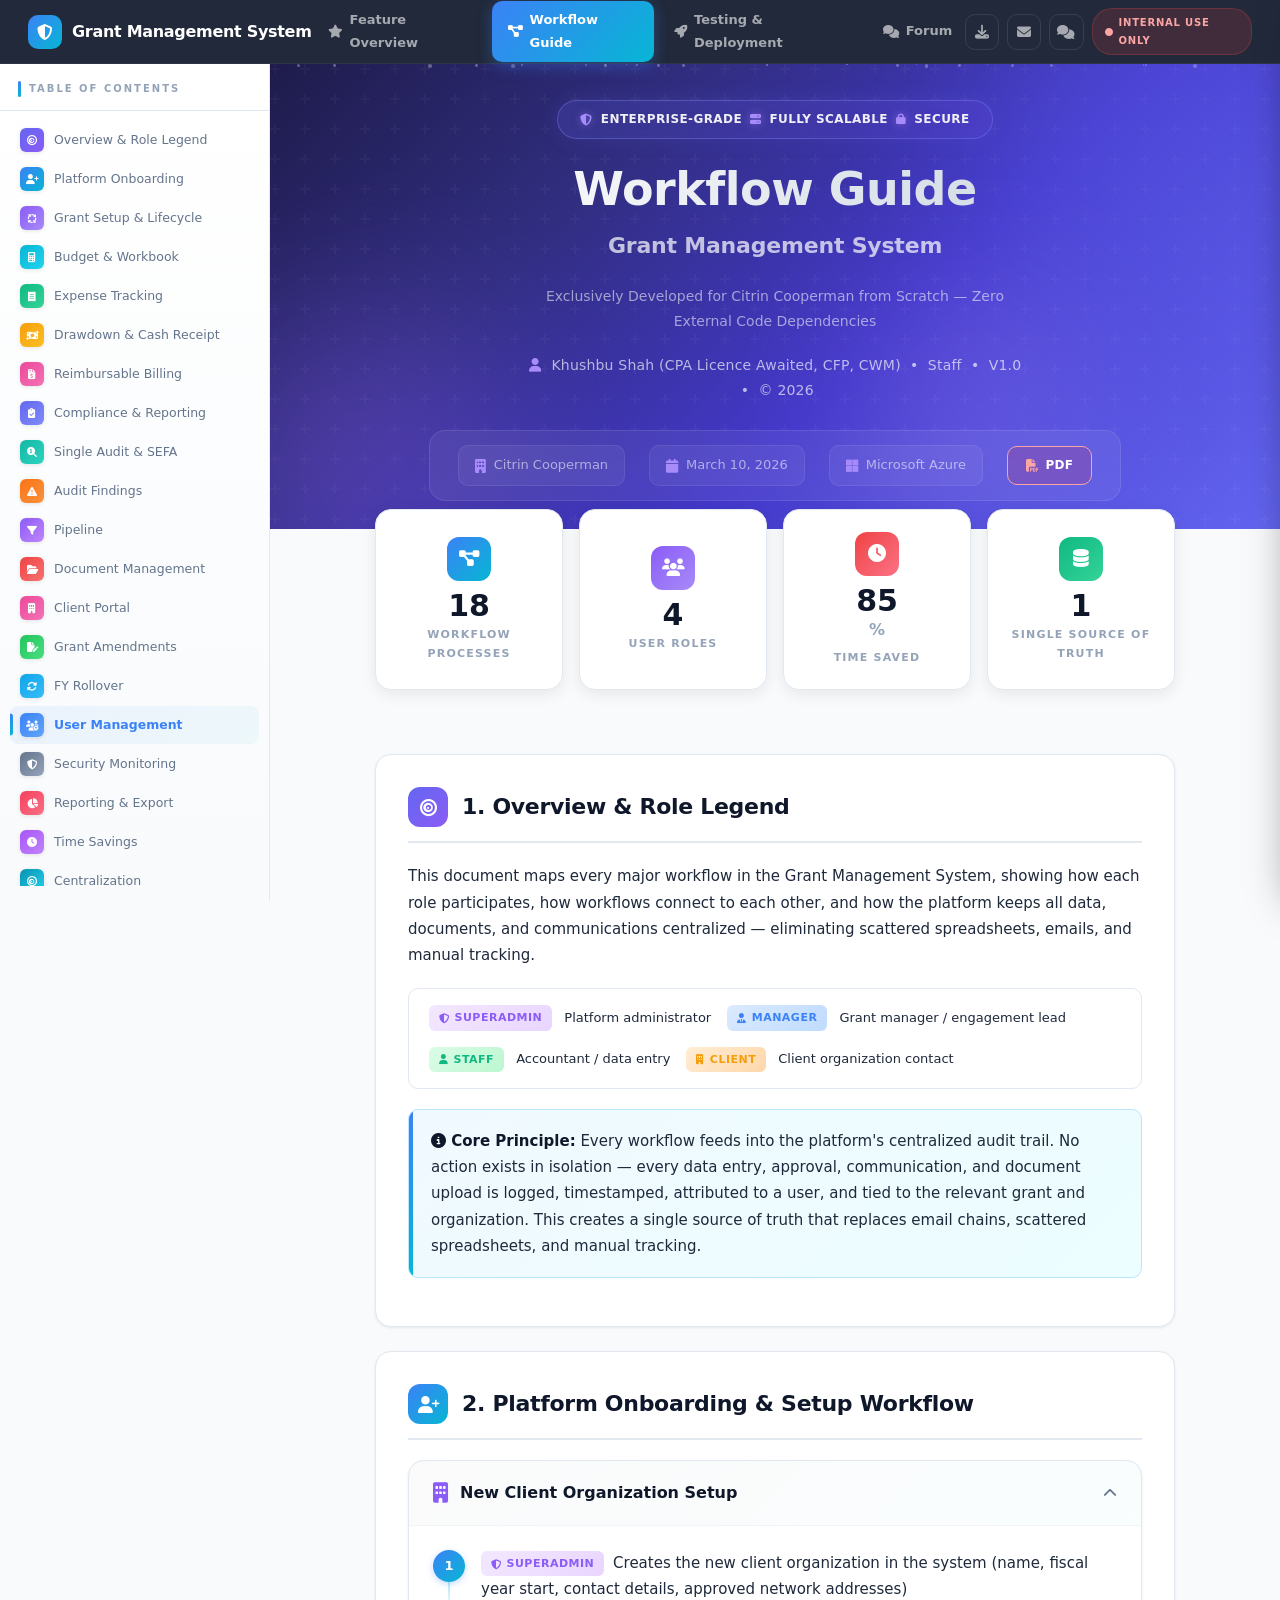
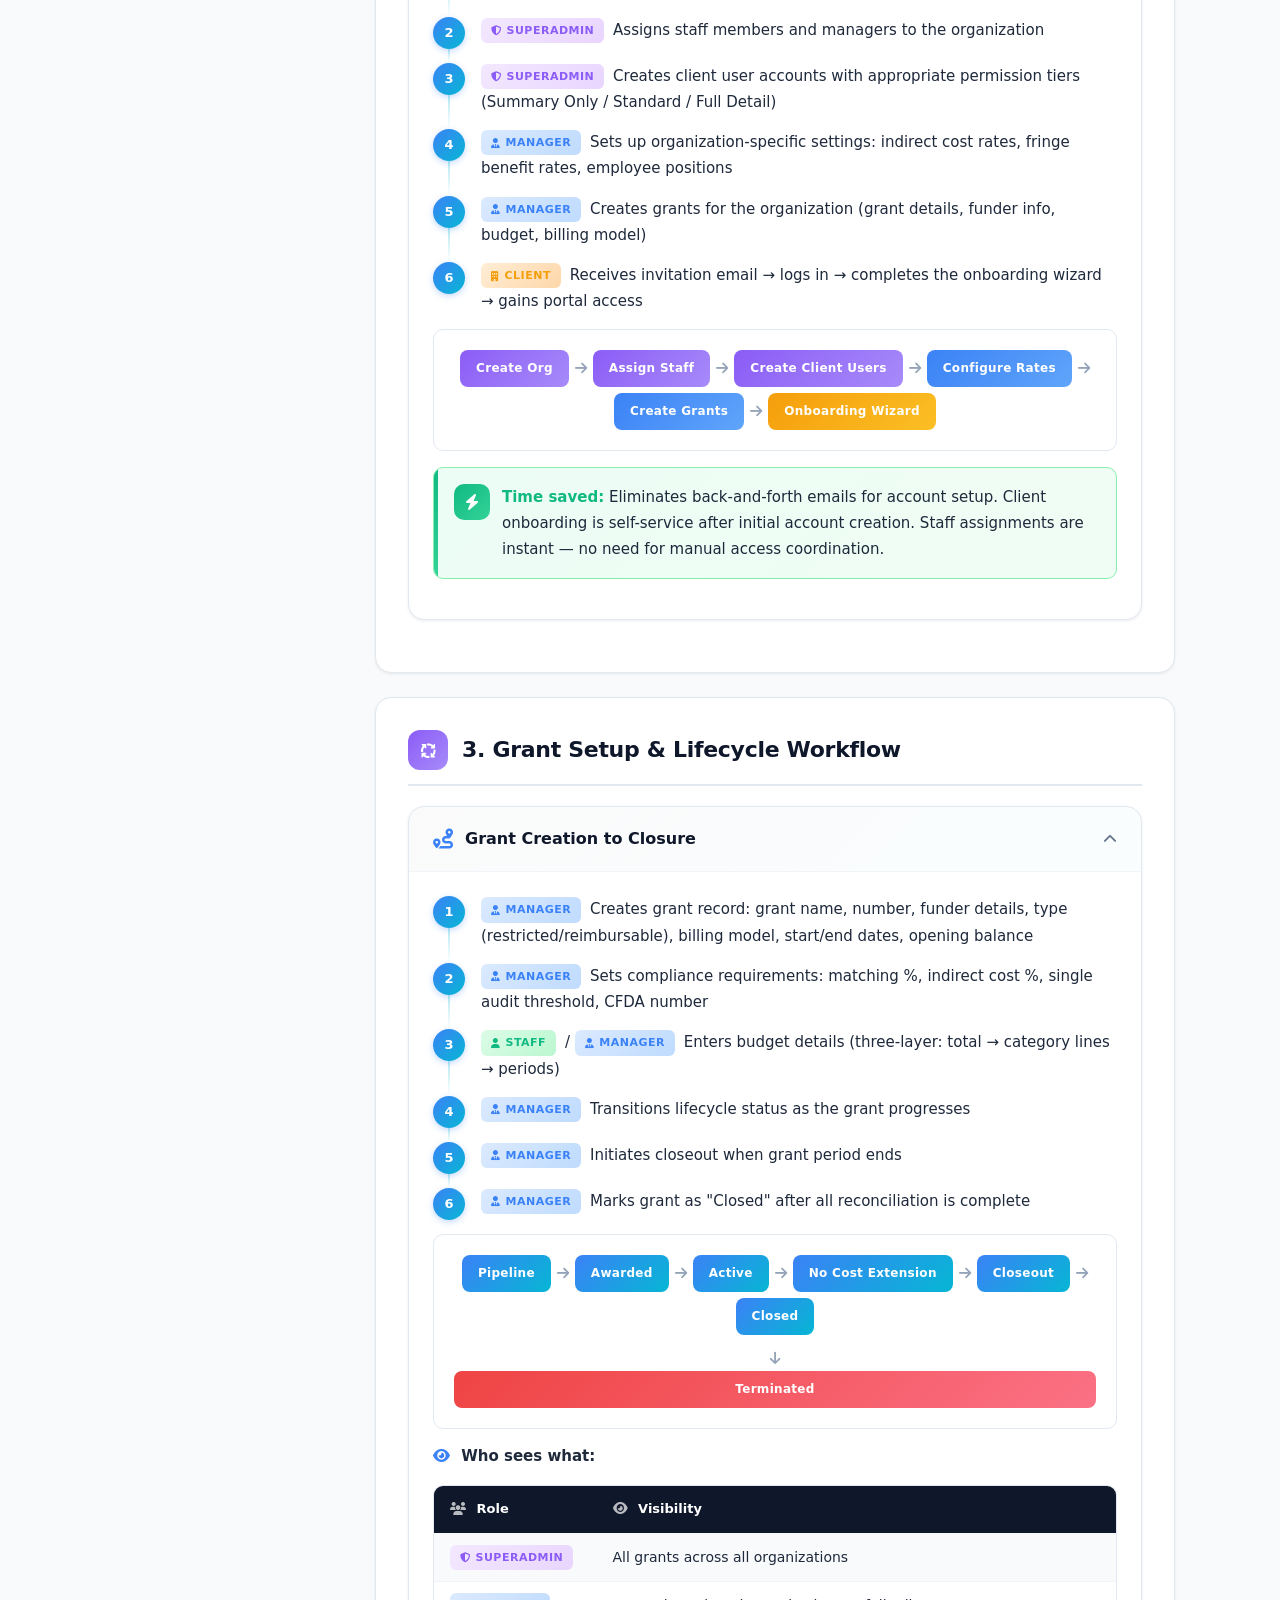
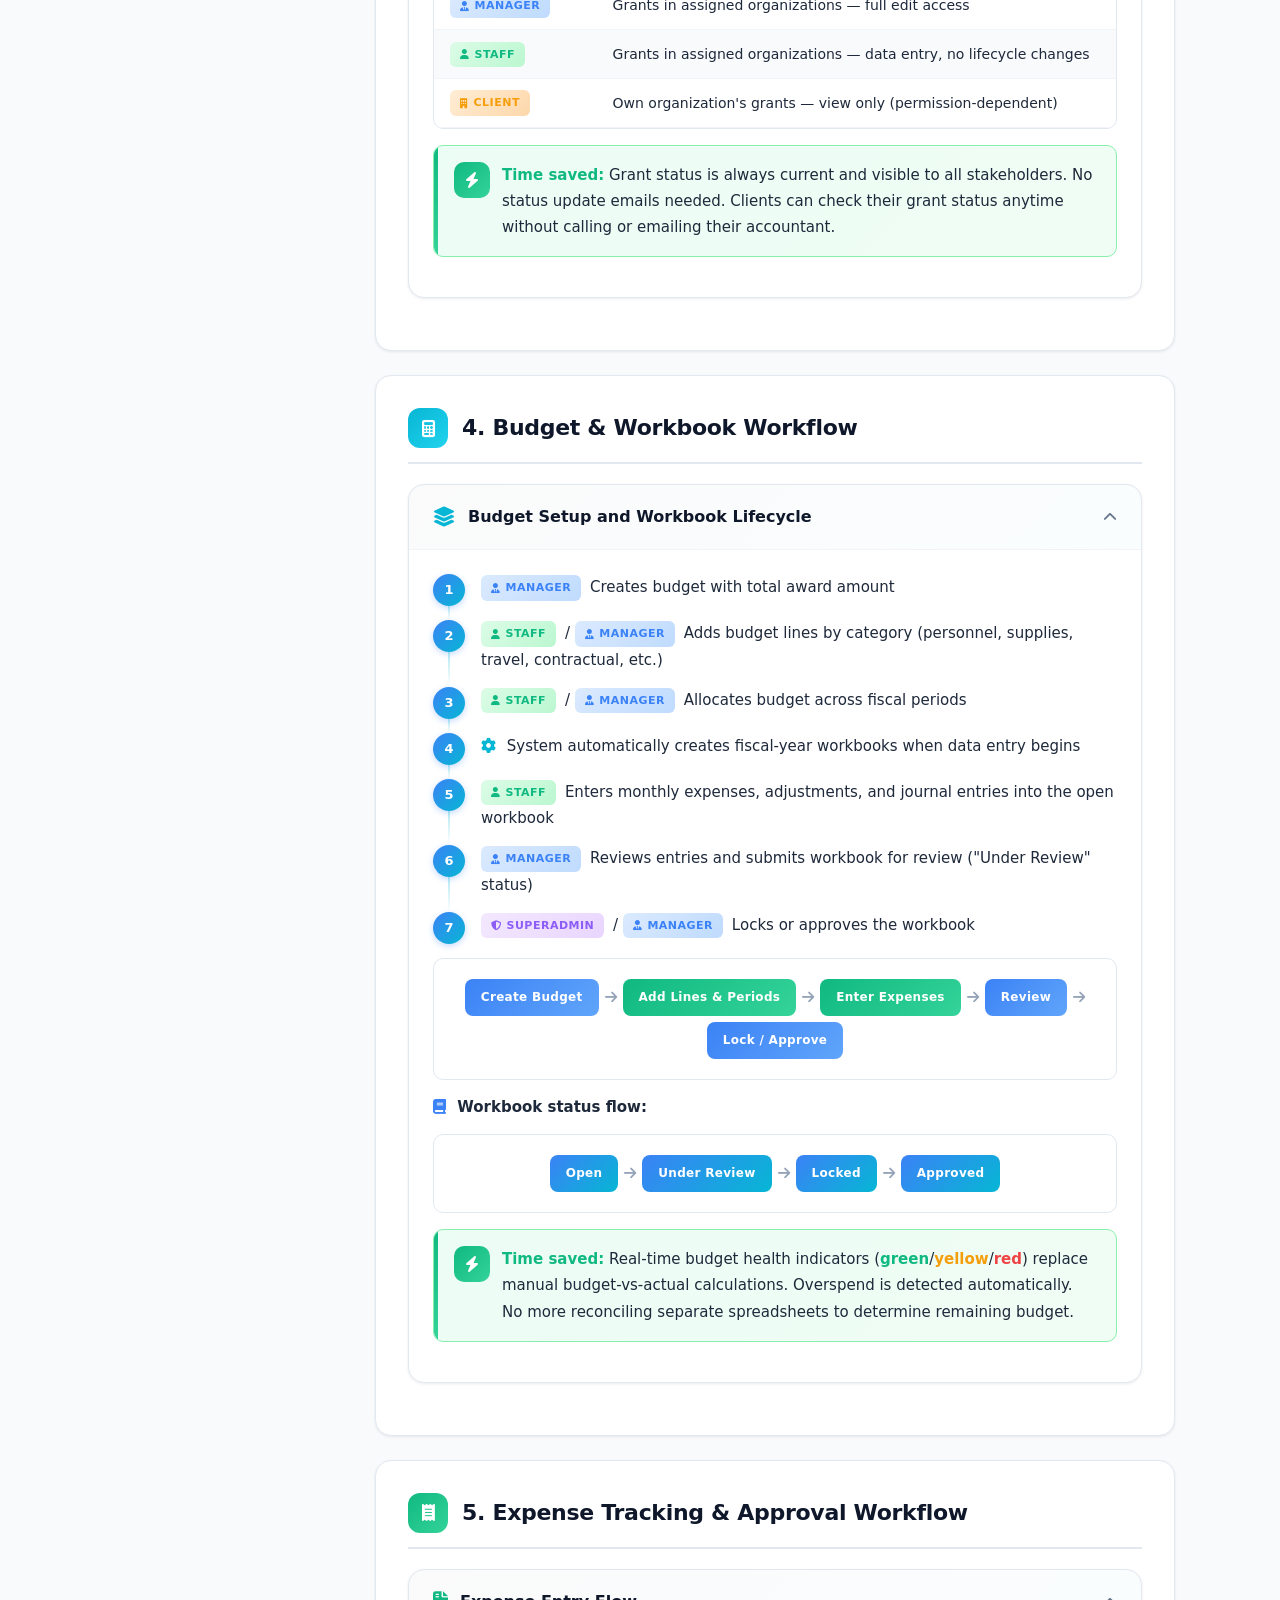
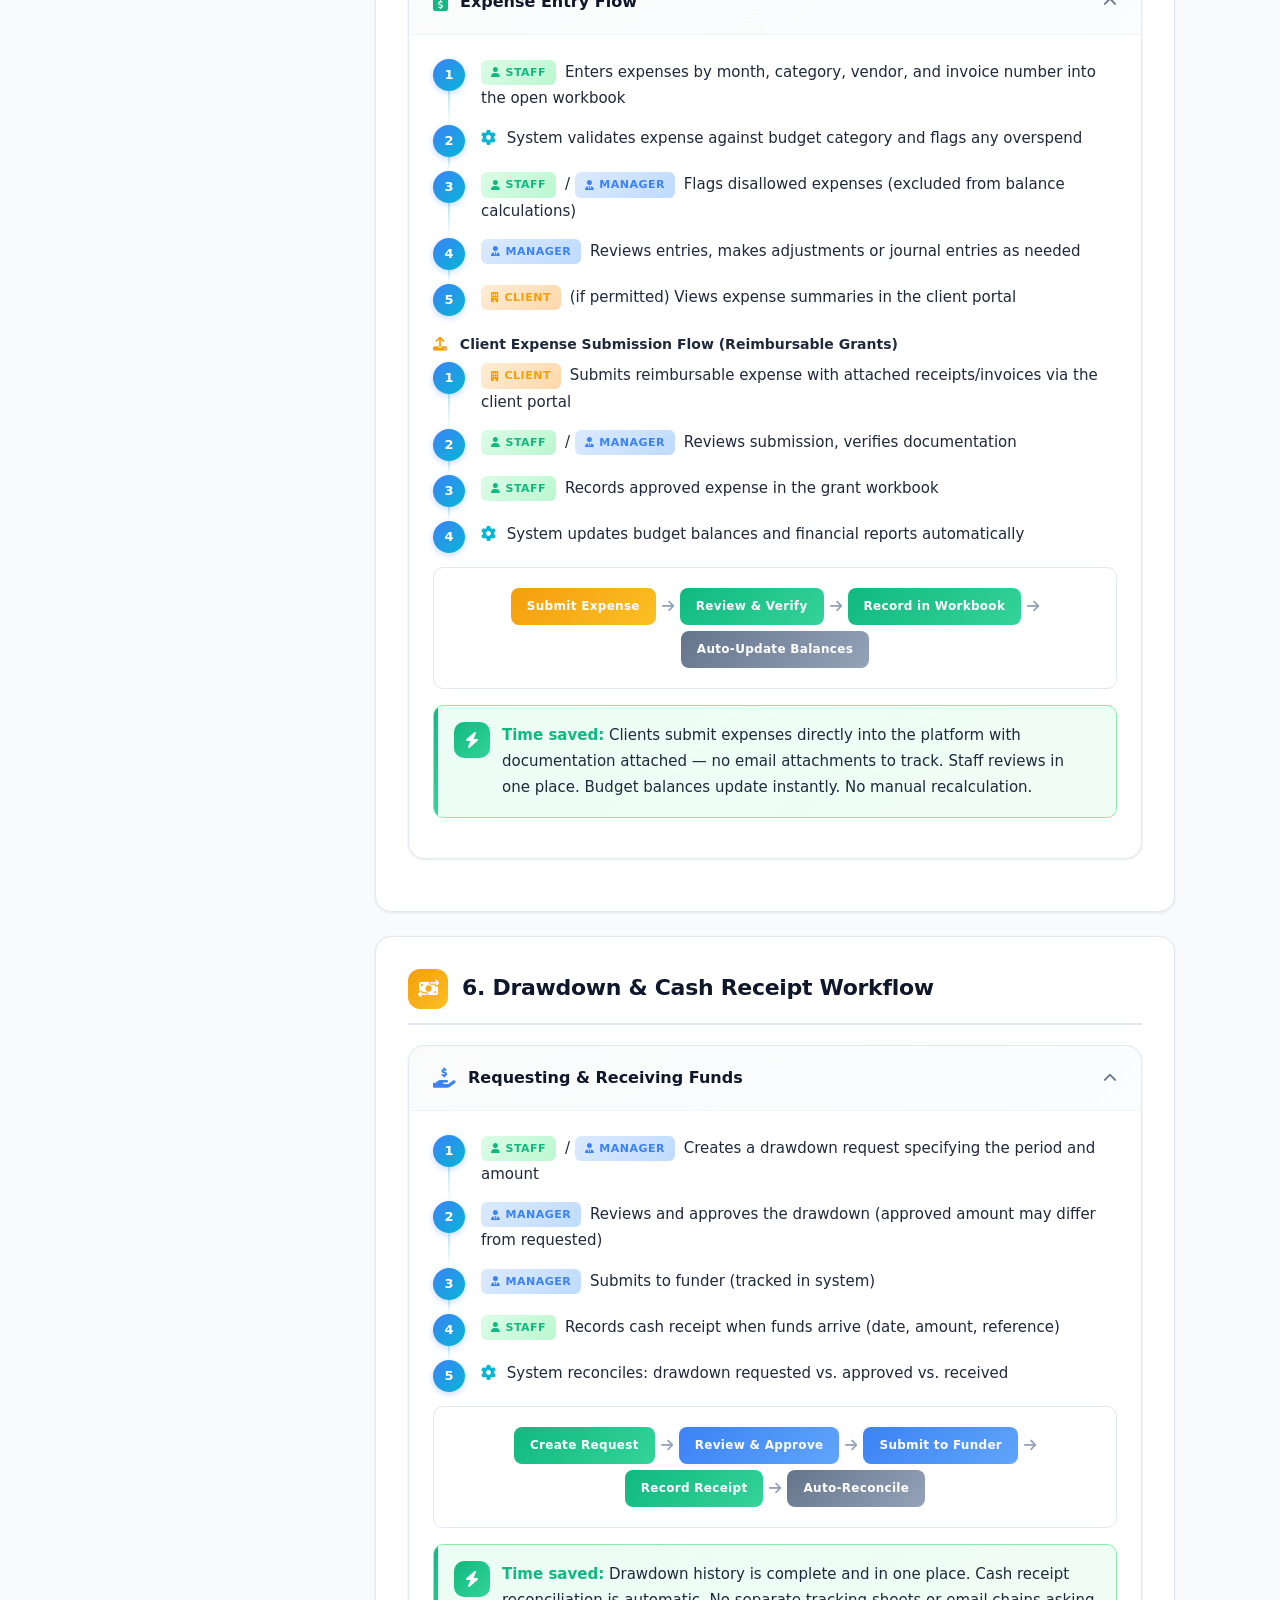
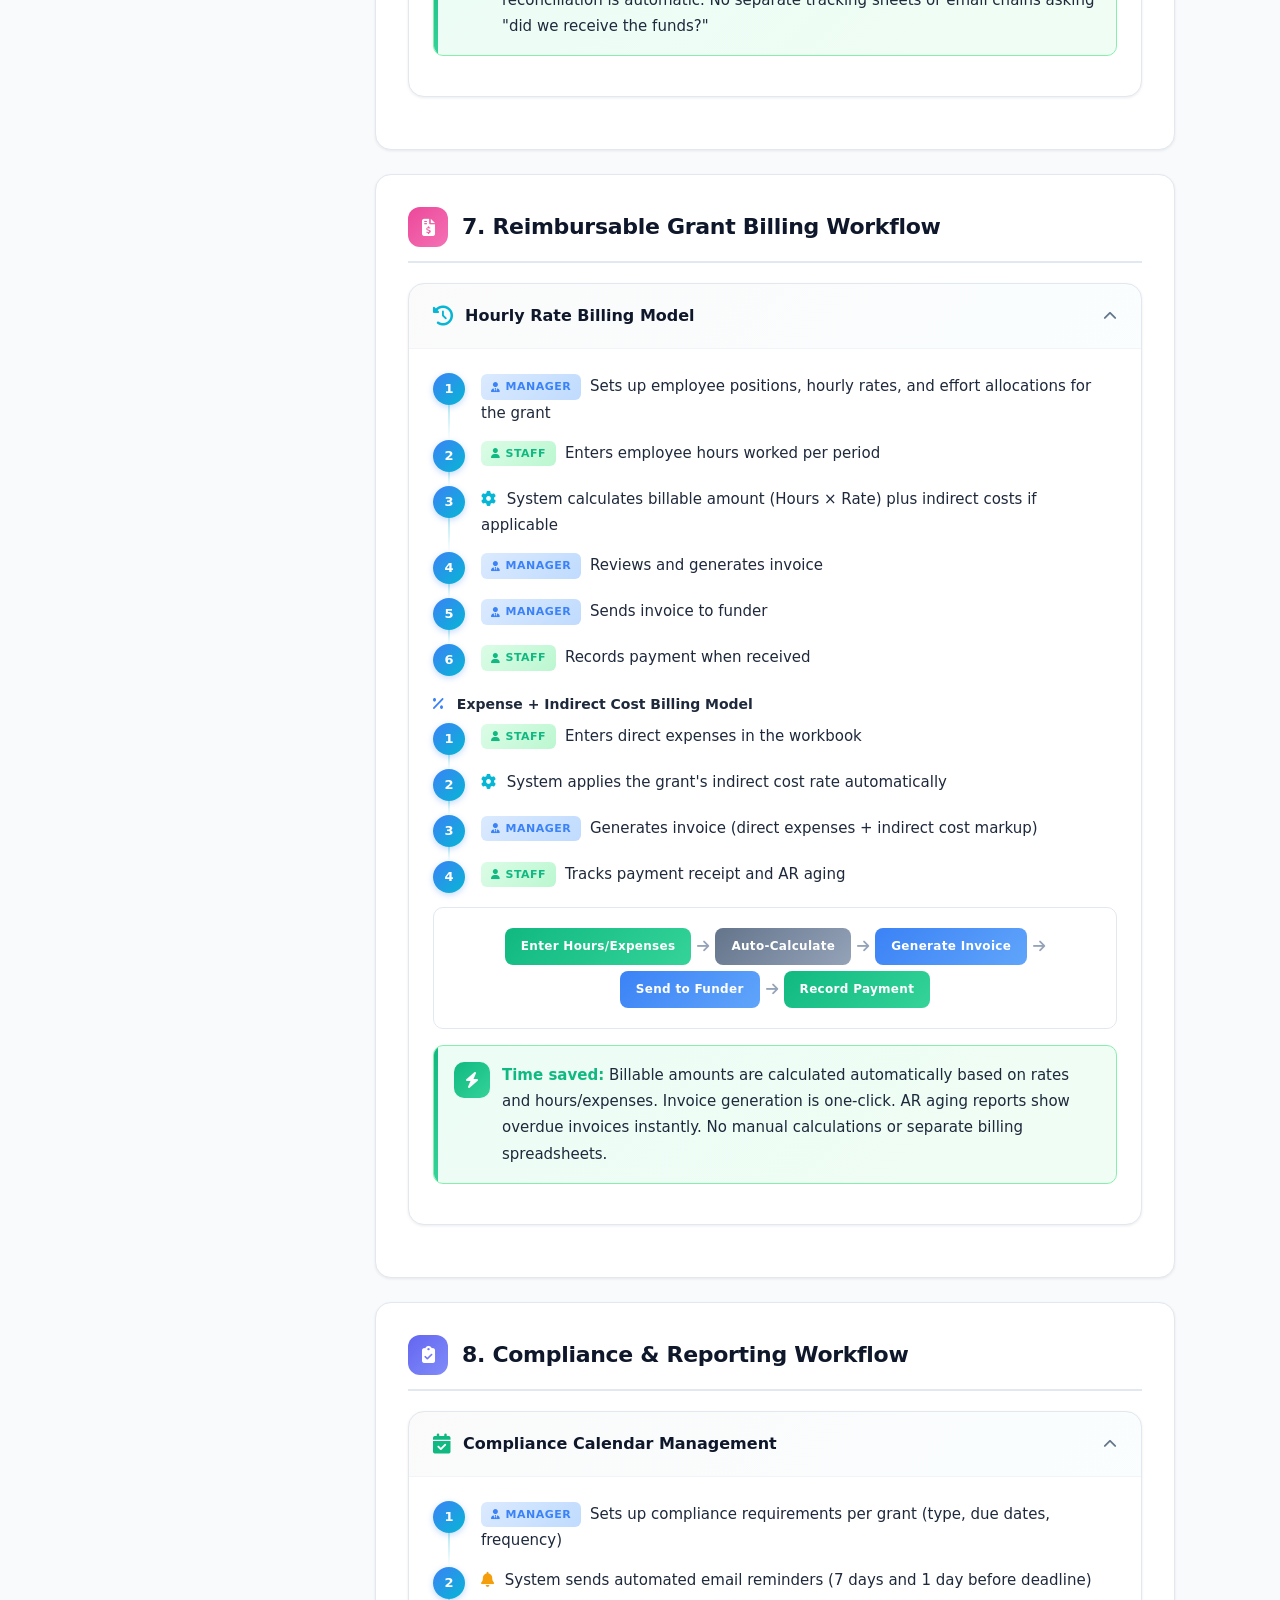
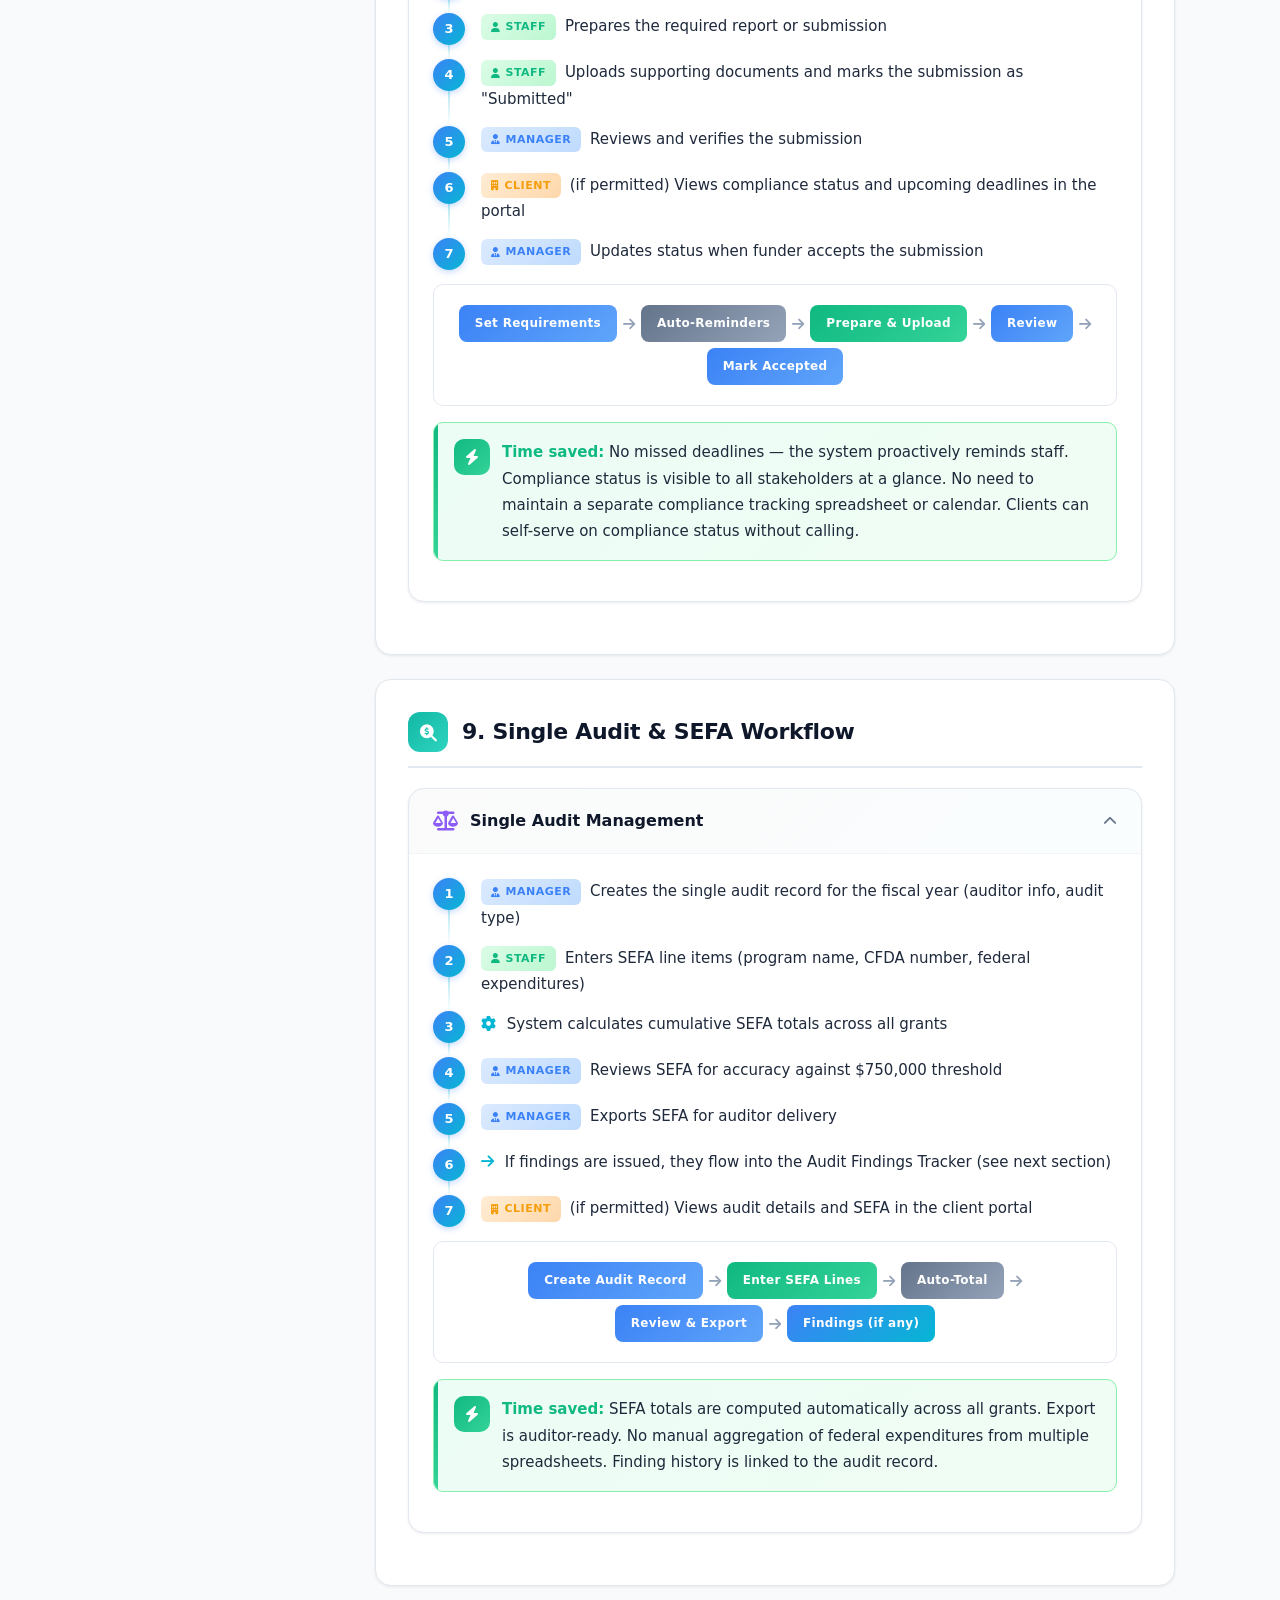
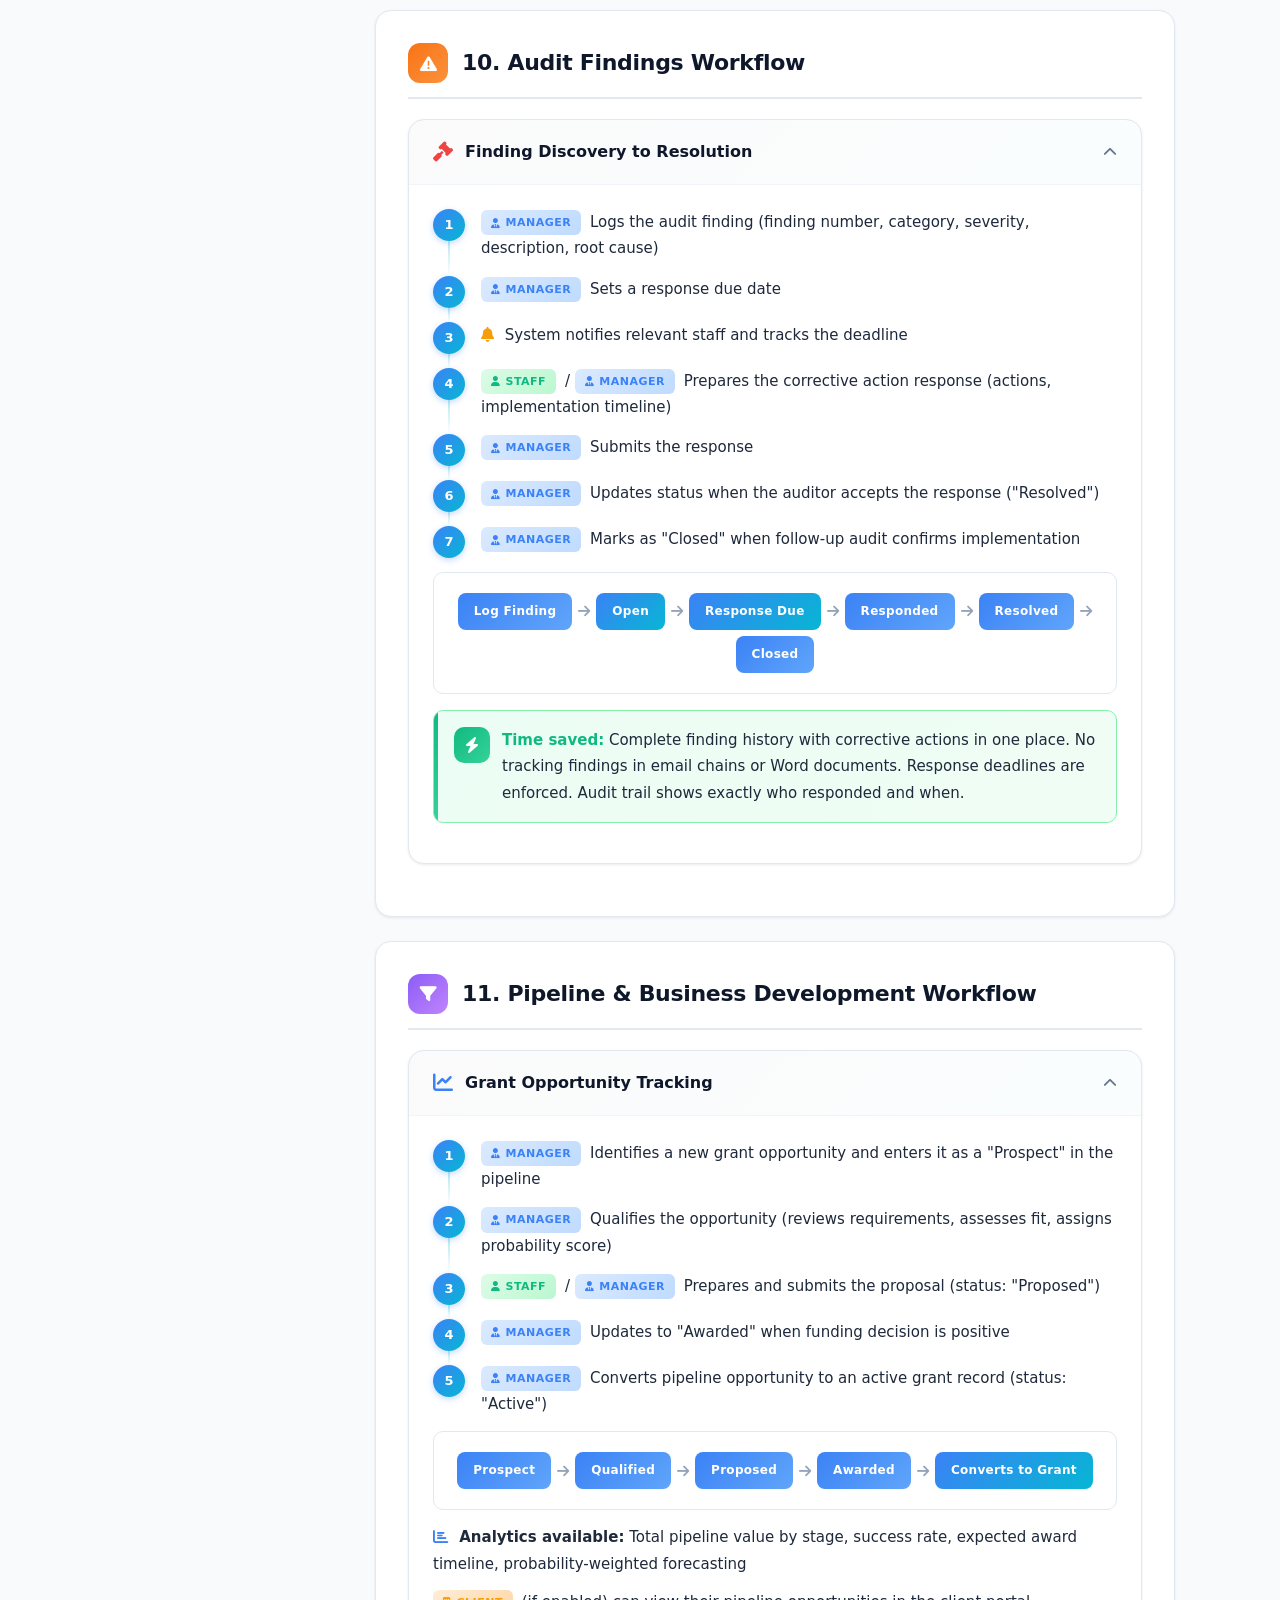
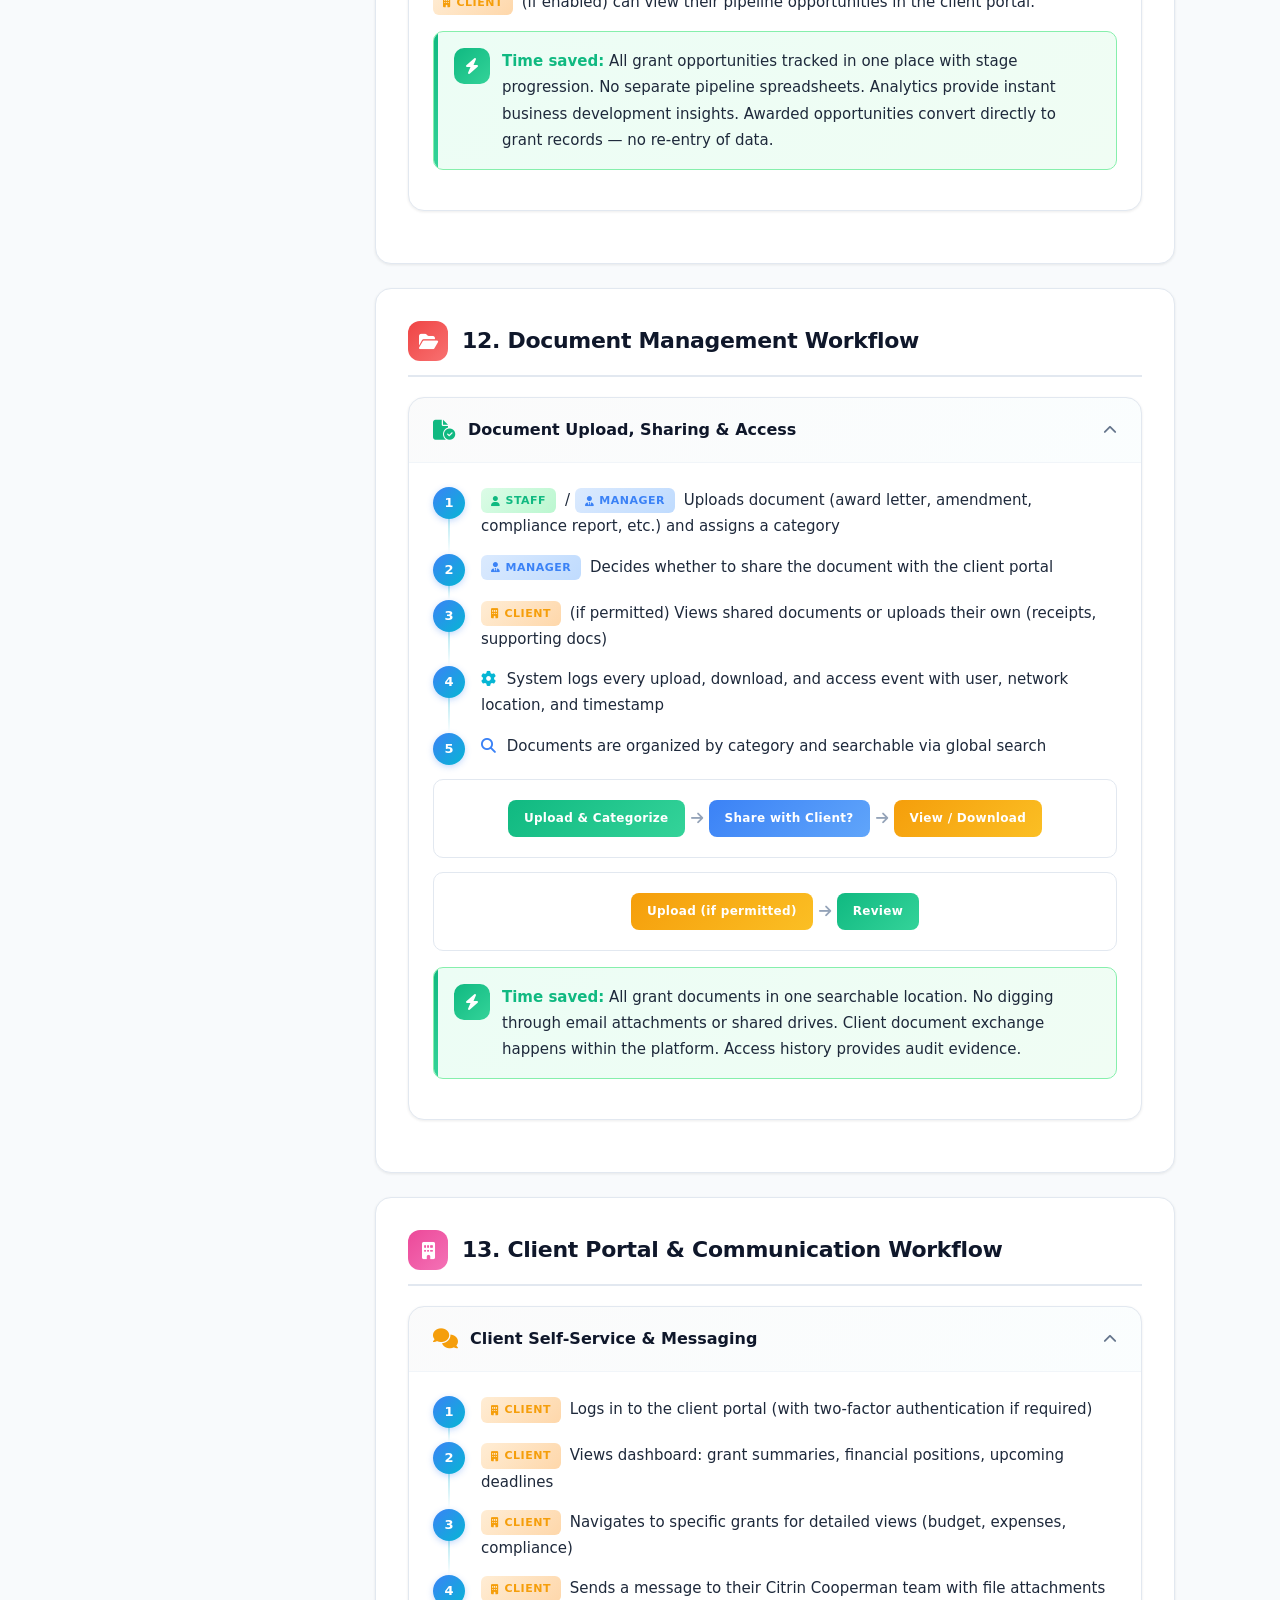
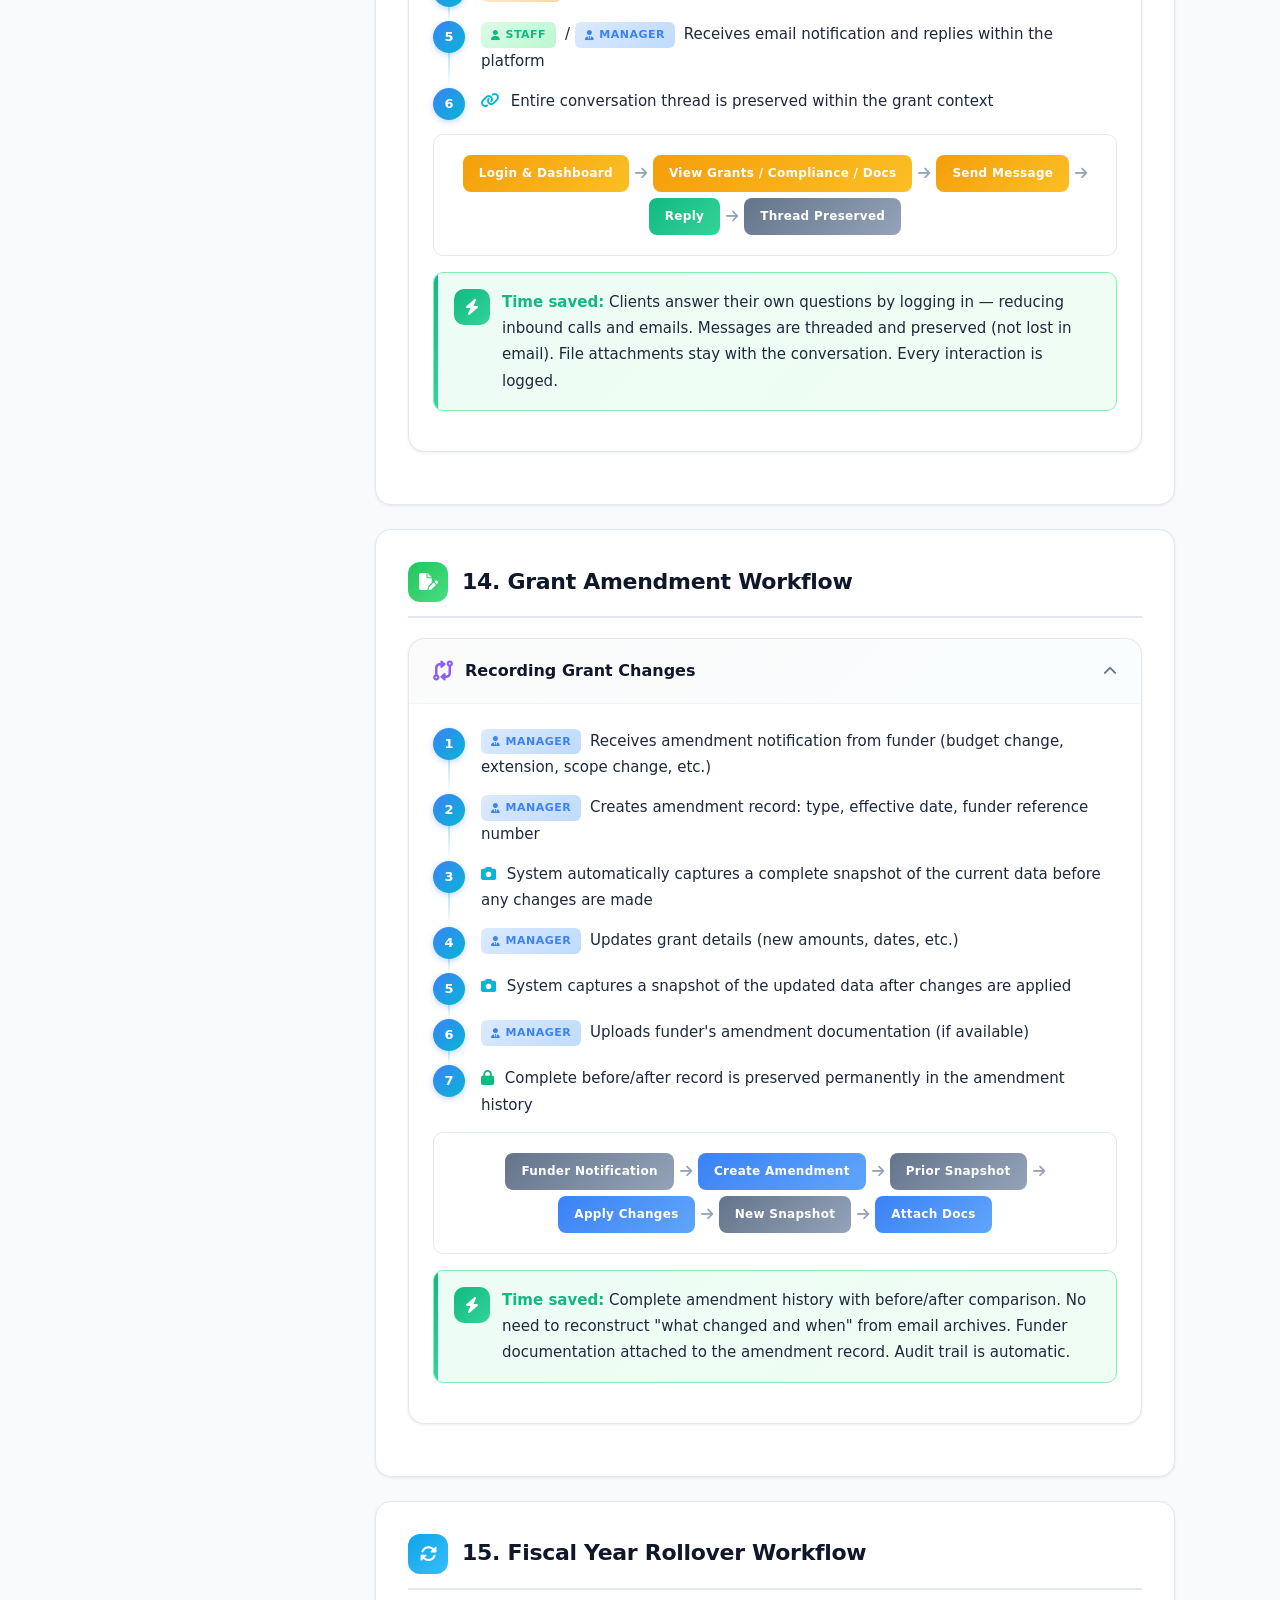
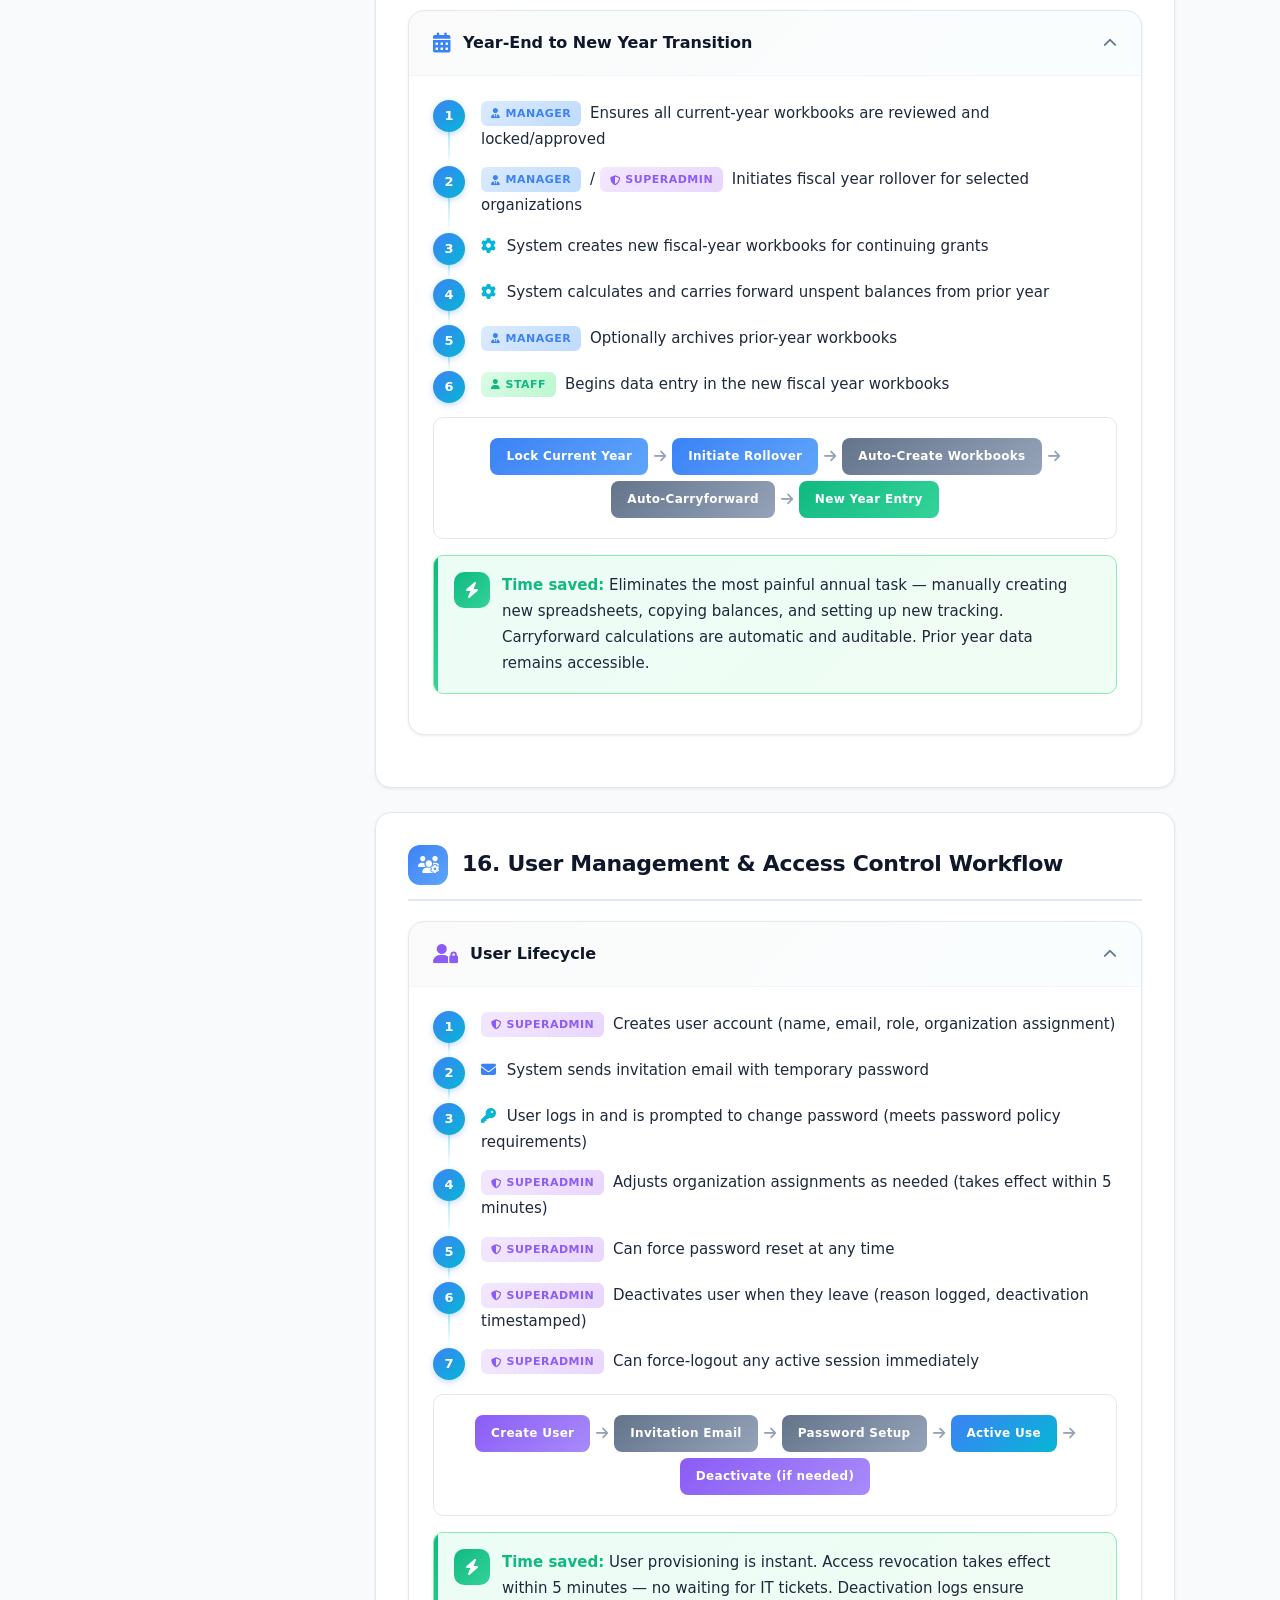
<file: docs/GMS-Workflow-Guide.html>
<!DOCTYPE html>
<html lang="en">
<head>
<meta charset="UTF-8">
<meta name="viewport" content="width=device-width, initial-scale=1.0">
<title>Grant Management System — Workflow Guide</title>
<link rel="stylesheet" href="https://cdnjs.cloudflare.com/ajax/libs/font-awesome/6.7.2/css/all.min.css">
<link rel="stylesheet" href="docs-common.css">
<style>
/* === STAT ICON GRADIENTS (page-specific colors) === */
.si-1{background:linear-gradient(135deg,var(--secondary),var(--accent));}.si-2{background:linear-gradient(135deg,var(--superadmin),#a78bfa);}
.si-3{background:linear-gradient(135deg,var(--danger),#fb7185);}.si-4{background:linear-gradient(135deg,var(--success),#34d399);}

/* === ROLE TAGS === */
.role-tag{display:inline-flex;align-items:center;gap:5px;padding:3px 10px;border-radius:6px;font-size:11px;font-weight:700;text-transform:uppercase;letter-spacing:0.5px;margin-right:4px;vertical-align:middle;}
.role-tag.superadmin{background:linear-gradient(135deg,#f3e8ff,#e9d5ff);color:var(--superadmin);}
.role-tag.manager{background:linear-gradient(135deg,#dbeafe,#bfdbfe);color:var(--manager);}
.role-tag.staff{background:linear-gradient(135deg,#dcfce7,#bbf7d0);color:var(--staff);}
.role-tag.client{background:linear-gradient(135deg,#ffedd5,#fed7aa);color:var(--client);}
.role-tag i{font-size:10px;}

/* === ROLE LEGEND === */
.legend{display:flex;gap:16px;flex-wrap:wrap;margin:16px 0;padding:16px 20px;background:var(--white);border-radius:var(--radius-sm);border:1px solid #e2e8f0;}
.legend-item{display:flex;align-items:center;gap:8px;font-size:13px;font-weight:500;}

/* === LIFECYCLE FLOW === */
.lifecycle{display:flex;align-items:center;justify-content:center;flex-wrap:wrap;gap:6px;padding:20px;background:var(--white);border-radius:var(--radius-sm);margin:14px 0;border:1px solid #e2e8f0;}
.lifecycle .stage{padding:8px 16px;border-radius:8px;font-size:12px;font-weight:700;color:#fff;background:linear-gradient(135deg,var(--secondary),var(--accent));transition:all .3s;cursor:default;letter-spacing:.3px;}
.lifecycle .stage:hover{transform:scale(1.06);box-shadow:0 4px 12px rgba(59,130,246,.3);}
.lifecycle .stage.terminated{background:linear-gradient(135deg,var(--danger),#fb7185);}
.lifecycle .stage.superadmin{background:linear-gradient(135deg,var(--superadmin),#a78bfa);}
.lifecycle .stage.manager{background:linear-gradient(135deg,var(--manager),#60a5fa);}
.lifecycle .stage.staff{background:linear-gradient(135deg,var(--staff),#34d399);}
.lifecycle .stage.client{background:linear-gradient(135deg,var(--client),#fbbf24);}
.lifecycle .stage.neutral{background:linear-gradient(135deg,#64748b,#94a3b8);}
.lifecycle .arrow{color:var(--text-muted);font-size:14px;}
.lifecycle .arrow-icon{color:var(--text-muted);font-size:12px;flex-shrink:0;}
.lifecycle .flow-break{width:100%;text-align:center;margin-top:4px;}

/* === WORKFLOW SECTIONS (collapsible) === */
.workflow-section{background:var(--white);border-radius:var(--radius);margin:20px 0;box-shadow:var(--shadow-sm);overflow:hidden;transition:all .35s cubic-bezier(.4,0,.2,1);border:1px solid #e2e8f0;}
.workflow-section:hover{box-shadow:var(--shadow);border-color:#cbd5e0;transform:translateY(-2px);}
.workflow-header{display:flex;align-items:center;gap:12px;padding:18px 24px;cursor:pointer;user-select:none;background:linear-gradient(135deg,rgba(15,23,42,.02),rgba(6,182,212,.02));border-bottom:1px solid #f1f5f9;transition:background .2s;}
.workflow-header:hover{background:linear-gradient(135deg,rgba(15,23,42,.04),rgba(6,182,212,.04));}
.workflow-header h4{margin:0;font-size:16px;color:var(--primary);flex:1;}
.workflow-header .toggle-icon{font-size:14px;color:var(--text-light);transition:transform .3s;}
.workflow-header .toggle-icon.open{transform:rotate(180deg);}
.workflow-body{padding:24px;display:block;}
.workflow-body.collapsed{display:none;}

/* === STEP LISTS (animated) === */
.step-list{counter-reset:step-counter;list-style:none;padding-left:0;}
.step-list li{counter-increment:step-counter;position:relative;padding-left:48px;margin-bottom:14px;min-height:32px;opacity:0;transform:translateX(-15px);transition:opacity .4s ease-out,transform .4s ease-out;}
.step-list li.step-visible{opacity:1;transform:translateX(0);}
.step-list li::before{content:counter(step-counter);position:absolute;left:0;width:32px;height:32px;background:linear-gradient(135deg,var(--secondary),var(--accent));color:#fff;border-radius:50%;text-align:center;line-height:32px;font-size:13px;font-weight:700;box-shadow:0 2px 6px rgba(59,130,246,.3);}
.step-list li::after{content:'';position:absolute;left:15px;top:32px;width:2px;height:calc(100% - 18px);background:linear-gradient(to bottom,var(--accent),transparent);opacity:.3;}
.step-list li:last-child::after{display:none;}

/* === BENEFIT BOXES === */
.benefit-box{background:linear-gradient(135deg,#ecfdf5,#f0fdf4);border:1px solid #86efac;border-radius:var(--radius-sm);padding:16px 20px;margin:16px 0;display:flex;align-items:flex-start;gap:12px;position:relative;overflow:hidden;}
.benefit-box::before{content:'';position:absolute;left:0;top:0;bottom:0;width:4px;background:linear-gradient(to bottom,var(--success),#34d399);border-radius:4px 0 0 4px;}
.benefit-box .benefit-icon{width:36px;height:36px;border-radius:10px;background:linear-gradient(135deg,var(--success),#34d399);color:#fff;display:flex;align-items:center;justify-content:center;font-size:16px;flex-shrink:0;}
.benefit-box .benefit-content{flex:1;}
.benefit-box strong{color:var(--success);}

/* === BEFORE/AFTER COMPARISON === */
.comparison-grid{display:grid;grid-template-columns:1fr 1fr;gap:20px;margin:20px 0;}
.comparison-card{border-radius:var(--radius);overflow:hidden;box-shadow:var(--shadow-sm);border:1px solid #e2e8f0;transition:all .35s cubic-bezier(.4,0,.2,1);}
.comparison-card:hover{transform:translateY(-3px);box-shadow:var(--shadow);}
.comparison-card.before .comp-header{background:linear-gradient(135deg,#ef4444,#fb7185);color:#fff;padding:14px 20px;font-weight:700;display:flex;align-items:center;gap:10px;}
.comparison-card.after .comp-header{background:linear-gradient(135deg,var(--success),#34d399);color:#fff;padding:14px 20px;font-weight:700;display:flex;align-items:center;gap:10px;}
.comparison-card .comp-body{padding:20px;background:var(--white);}
.comparison-card .comp-body li{font-size:13px;margin-bottom:6px;list-style:none;}
.comparison-card .comp-body ul{padding-left:0;list-style:none;}

/* === TIME SAVINGS TABLE === */
.time-table{margin:20px 0;}
.time-table td:first-child{white-space:nowrap;}
.time-table .role-cell{display:flex;align-items:center;gap:8px;}
.time-table td i.fa-clock{color:var(--accent);margin-right:4px;}

/* === PAGE-SPECIFIC PRINT OVERRIDES === */
@media print{
  .workflow-section,.comparison-card{box-shadow:none!important;page-break-inside:auto;break-inside:auto;}
  .workflow-header{page-break-after:avoid!important;break-after:avoid!important;}
  .workflow-body.collapsed{display:block!important;}
  .step-list li{opacity:1!important;transform:none!important;}
}

/* === PAGE-SPECIFIC RESPONSIVE OVERRIDES === */
@media(max-width:768px){
  .comparison-grid{grid-template-columns:1fr;}
  .lifecycle{flex-direction:column;}
  .lifecycle .arrow{transform:rotate(90deg);}
}
.hero.hero-workflow{background:linear-gradient(135deg,#1e1b4b 0%,#312e81 30%,#4338ca 60%,#6366f1 100%);}
</style>
</head>
<body>

<!-- TOP NAV -->
<nav class="top-nav">
  <div class="nav-logo"><span class="icon-wrap"><i class="fa-solid fa-shield-halved"></i></span><span class="nav-text">Grant Management System</span></div>
  <div class="nav-links">
    <a href="GMS-Feature-Overview.html"><i class="fa-solid fa-star"></i> Feature Overview</a>
    <a href="GMS-Workflow-Guide.html" class="active"><i class="fa-solid fa-diagram-project"></i> Workflow Guide</a>
    <a href="GMS-Testing-Deployment-Plan.html"><i class="fa-solid fa-rocket"></i> Testing &amp; Deployment</a>
    <a href="GMS-Comments.html"><i class="fa-solid fa-comments"></i> Forum</a>
  </div>
  <div class="nav-right">
    <a class="nav-action" href="#" onclick="downloadAllPagesAsPDF(event);return false;" title="Download All Pages as PDF"><i class="fa-solid fa-download"></i></a>
    <a class="nav-action" href="#" onclick="window.location.href='mailto:?subject='+encodeURIComponent('GMS Workflow Guide — Citrin Cooperman')+'&body='+encodeURIComponent('Please review the Grant Management System — Workflow Guide:\n\n'+window.location.href+'\n\nDocument: GMS Workflow Guide V1.0\nClassification: Internal Use Only\n\n— Citrin Cooperman');return false;" title="Email this page"><i class="fa-solid fa-envelope"></i></a>
    <a class="nav-action" href="GMS-Comments.html" title="Forum"><i class="fa-solid fa-comments"></i></a>
    <span class="nav-badge"><i class="fa-solid fa-circle"></i> Internal Use Only</span>
  </div>
  <button class="nav-hamburger" aria-label="Open navigation menu"><span></span><span></span><span></span></button>
</nav>

<!-- MOBILE NAV -->
<div class="mobile-nav-overlay"></div>
<nav class="mobile-nav" aria-label="Mobile navigation">
  <div class="mobile-nav-header">
    <div class="nav-logo"><span class="icon-wrap"><i class="fa-solid fa-shield-halved"></i></span> GMS</div>
    <button class="mobile-nav-close" aria-label="Close navigation">&times;</button>
  </div>
  <div class="mobile-nav-links">
    <a href="GMS-Feature-Overview.html"><i class="fa-solid fa-star"></i> <span class="mobile-nav-label">Feature Overview</span> <i class="fa-solid fa-chevron-right mobile-nav-arrow"></i></a>
    <a href="GMS-Workflow-Guide.html" class="active"><i class="fa-solid fa-diagram-project"></i> <span class="mobile-nav-label">Workflow Guide</span> <i class="fa-solid fa-chevron-right mobile-nav-arrow"></i></a>
    <a href="GMS-Testing-Deployment-Plan.html"><i class="fa-solid fa-rocket"></i> <span class="mobile-nav-label">Testing &amp; Deployment</span> <i class="fa-solid fa-chevron-right mobile-nav-arrow"></i></a>
    <a href="GMS-Comments.html"><i class="fa-solid fa-comments"></i> <span class="mobile-nav-label">Forum</span> <i class="fa-solid fa-chevron-right mobile-nav-arrow"></i></a>
  </div>
  <div class="mobile-nav-divider"></div>
  <div class="mobile-nav-actions">
    <a class="mobile-nav-action" href="#" onclick="downloadAllPagesAsPDF(event);return false;"><i class="fa-solid fa-download"></i> Download PDF</a>
    <a class="mobile-nav-action" href="GMS-Comments.html"><i class="fa-solid fa-comments"></i> Forum</a>
  </div>
  <div class="mobile-nav-footer">
    <span class="nav-badge"><i class="fa-solid fa-circle"></i> Internal Use Only</span>
  </div>
</nav>

<!-- LEFT SIDEBAR -->
<aside class="sidebar" id="sidebar">
  <div class="sidebar-title">Table of Contents</div>
  <ul class="sidebar-nav" id="sidebarNav">
    <li><a href="#overview"><span class="nav-icon ni-1"><i class="fa-solid fa-bullseye"></i></span> Overview &amp; Role Legend</a></li>
    <li><a href="#wf-onboarding"><span class="nav-icon ni-2"><i class="fa-solid fa-user-plus"></i></span> Platform Onboarding</a></li>
    <li><a href="#wf-grant-setup"><span class="nav-icon ni-3"><i class="fa-solid fa-arrows-spin"></i></span> Grant Setup &amp; Lifecycle</a></li>
    <li><a href="#wf-budget"><span class="nav-icon ni-4"><i class="fa-solid fa-calculator"></i></span> Budget &amp; Workbook</a></li>
    <li><a href="#wf-expense"><span class="nav-icon ni-5"><i class="fa-solid fa-receipt"></i></span> Expense Tracking</a></li>
    <li><a href="#wf-drawdown"><span class="nav-icon ni-6"><i class="fa-solid fa-money-bill-transfer"></i></span> Drawdown &amp; Cash Receipt</a></li>
    <li><a href="#wf-reimb"><span class="nav-icon ni-7"><i class="fa-solid fa-file-invoice-dollar"></i></span> Reimbursable Billing</a></li>
    <li><a href="#wf-compliance"><span class="nav-icon ni-8"><i class="fa-solid fa-clipboard-check"></i></span> Compliance &amp; Reporting</a></li>
    <li><a href="#wf-audit"><span class="nav-icon ni-9"><i class="fa-solid fa-magnifying-glass-dollar"></i></span> Single Audit &amp; SEFA</a></li>
    <li><a href="#wf-findings"><span class="nav-icon ni-10"><i class="fa-solid fa-triangle-exclamation"></i></span> Audit Findings</a></li>
    <li><a href="#wf-pipeline"><span class="nav-icon ni-11"><i class="fa-solid fa-filter"></i></span> Pipeline</a></li>
    <li><a href="#wf-documents"><span class="nav-icon ni-12"><i class="fa-solid fa-folder-open"></i></span> Document Management</a></li>
    <li><a href="#wf-client-portal"><span class="nav-icon ni-13"><i class="fa-solid fa-building"></i></span> Client Portal</a></li>
    <li><a href="#wf-amendments"><span class="nav-icon ni-14"><i class="fa-solid fa-file-pen"></i></span> Grant Amendments</a></li>
    <li><a href="#wf-fy-rollover"><span class="nav-icon ni-15"><i class="fa-solid fa-rotate"></i></span> FY Rollover</a></li>
    <li><a href="#wf-user-mgmt"><span class="nav-icon ni-16"><i class="fa-solid fa-users-gear"></i></span> User Management</a></li>
    <li><a href="#wf-security"><span class="nav-icon ni-17"><i class="fa-solid fa-shield-halved"></i></span> Security Monitoring</a></li>
    <li><a href="#wf-reporting"><span class="nav-icon ni-18"><i class="fa-solid fa-chart-pie"></i></span> Reporting &amp; Export</a></li>
    <li><a href="#time-savings"><span class="nav-icon ni-19"><i class="fa-solid fa-clock"></i></span> Time Savings</a></li>
    <li><a href="#centralization"><span class="nav-icon ni-20"><i class="fa-solid fa-bullseye"></i></span> Centralization</a></li>
  </ul>
</aside>

<!-- MAIN -->
<div class="main">

<!-- HERO -->
<section class="hero hero-workflow">
  <div class="hero-particles" id="particles"></div>
  <div class="hero-orb o1"></div>
  <div class="hero-orb o2"></div>
  <div class="hero-orb o3"></div>
  <div class="hero-content">
    <div class="hero-badge"><i class="fa-solid fa-shield-halved"></i> Enterprise-Grade <i class="fa-solid fa-server" style="font-size:11px;"></i> Fully Scalable <i class="fa-solid fa-lock" style="font-size:11px;"></i> Secure</div>
    <h1>Workflow Guide</h1>
    <h1 class="subtitle">Grant Management System</h1>
    <p style="color:rgba(255,255,255,.55);font-size:14px;margin-bottom:20px;">Exclusively Developed for Citrin Cooperman from Scratch — Zero External Code Dependencies</p>
    <p style="color:rgba(255,255,255,.65);font-size:14px;margin-bottom:28px;font-weight:500;letter-spacing:.2px;"><i class="fa-solid fa-user" style="margin-right:6px;color:#a78bfa;"></i> Khushbu Shah (CPA Licence Awaited, CFP, CWM) &nbsp;&bull;&nbsp; Staff &nbsp;&bull;&nbsp; V1.0 &nbsp;&bull;&nbsp; &copy; 2026</p>
    <div class="hero-meta">
      <div class="hero-meta-item"><i class="fa-solid fa-building"></i> Citrin Cooperman</div>
      <div class="hero-meta-item"><i class="fa-solid fa-calendar"></i> March 10, 2026</div>
      <div class="hero-meta-item"><i class="fa-brands fa-microsoft"></i> Microsoft Azure</div>
      <a href="javascript:void(0)" onclick="window.print()" class="btn-hero-pdf"><i class="fa fa-file-pdf"></i> PDF</a>
    </div>
  </div>
</section>

<!-- STAT CARDS -->
<div class="stats-row">
  <div class="stat-card fade-in">
    <div class="stat-icon si-1"><i class="fa-solid fa-diagram-project"></i></div>
    <div class="stat-number" data-target="18">0</div>
    <div class="stat-label">Workflow Processes</div>
  </div>
  <div class="stat-card fade-in">
    <div class="stat-icon si-2"><i class="fa-solid fa-users"></i></div>
    <div class="stat-number" data-target="4">0</div>
    <div class="stat-label">User Roles</div>
  </div>
  <div class="stat-card fade-in">
    <div class="stat-icon si-3"><i class="fa-solid fa-clock"></i></div>
    <div class="stat-number" data-target="85">0</div><span class="stat-suffix">%</span>
    <div class="stat-label">Time Saved</div>
  </div>
  <div class="stat-card fade-in">
    <div class="stat-icon si-4"><i class="fa-solid fa-database"></i></div>
    <div class="stat-number" data-target="1">0</div>
    <div class="stat-label">Single Source of Truth</div>
  </div>
</div>

<div class="content">

<!-- 1. OVERVIEW -->
<div class="section-card fade-in" id="overview">
  <h2 class="section-title"><span class="title-icon ni-1"><i class="fa-solid fa-bullseye"></i></span> 1. Overview &amp; Role Legend</h2>
  <p>This document maps every major workflow in the Grant Management System, showing how each role participates, how workflows connect to each other, and how the platform keeps all data, documents, and communications centralized — eliminating scattered spreadsheets, emails, and manual tracking.</p>

  <div class="legend" style="margin-top:20px;">
    <div class="legend-item"><span class="role-tag superadmin"><i class="fa-solid fa-shield-halved"></i> Superadmin</span> Platform administrator</div>
    <div class="legend-item"><span class="role-tag manager"><i class="fa-solid fa-user-tie"></i> Manager</span> Grant manager / engagement lead</div>
    <div class="legend-item"><span class="role-tag staff"><i class="fa-solid fa-user"></i> Staff</span> Accountant / data entry</div>
    <div class="legend-item"><span class="role-tag client"><i class="fa-solid fa-building"></i> Client</span> Client organization contact</div>
  </div>

  <div class="highlight-box" style="margin-top:20px;">
    <strong><i class="fa-solid fa-circle-info"></i> Core Principle:</strong> Every workflow feeds into the platform's centralized audit trail. No action exists in isolation — every data entry, approval, communication, and document upload is logged, timestamped, attributed to a user, and tied to the relevant grant and organization. This creates a single source of truth that replaces email chains, scattered spreadsheets, and manual tracking.
  </div>
</div>

<!-- 2. PLATFORM ONBOARDING -->
<div class="section-card fade-in" id="wf-onboarding">
  <h2 class="section-title"><span class="title-icon ni-2"><i class="fa-solid fa-user-plus"></i></span> 2. Platform Onboarding &amp; Setup Workflow</h2>

  <div class="workflow-section">
    <div class="workflow-header" role="button" aria-expanded="true" onclick="toggleWorkflow(this)">
      <i class="fa-solid fa-building" style="color:var(--superadmin);font-size:20px;"></i>
      <h4>New Client Organization Setup</h4>
      <i class="fa-solid fa-chevron-down toggle-icon open"></i>
    </div>
    <div class="workflow-body">
      <ol class="step-list">
        <li><span class="role-tag superadmin"><i class="fa-solid fa-shield-halved"></i> Superadmin</span> Creates the new client organization in the system (name, fiscal year start, contact details, approved network addresses)</li>
        <li><span class="role-tag superadmin"><i class="fa-solid fa-shield-halved"></i> Superadmin</span> Assigns staff members and managers to the organization</li>
        <li><span class="role-tag superadmin"><i class="fa-solid fa-shield-halved"></i> Superadmin</span> Creates client user accounts with appropriate permission tiers (Summary Only / Standard / Full Detail)</li>
        <li><span class="role-tag manager"><i class="fa-solid fa-user-tie"></i> Manager</span> Sets up organization-specific settings: indirect cost rates, fringe benefit rates, employee positions</li>
        <li><span class="role-tag manager"><i class="fa-solid fa-user-tie"></i> Manager</span> Creates grants for the organization (grant details, funder info, budget, billing model)</li>
        <li><span class="role-tag client"><i class="fa-solid fa-building"></i> Client</span> Receives invitation email → logs in → completes the onboarding wizard → gains portal access</li>
      </ol>

      <div class="lifecycle">
        <div class="stage superadmin">Create Org</div><span class="arrow"><i class="fa-solid fa-arrow-right"></i></span>
        <div class="stage superadmin">Assign Staff</div><span class="arrow"><i class="fa-solid fa-arrow-right"></i></span>
        <div class="stage superadmin">Create Client Users</div><span class="arrow"><i class="fa-solid fa-arrow-right"></i></span>
        <div class="stage manager">Configure Rates</div><span class="arrow"><i class="fa-solid fa-arrow-right"></i></span>
        <div class="stage manager">Create Grants</div><span class="arrow"><i class="fa-solid fa-arrow-right"></i></span>
        <div class="stage client">Onboarding Wizard</div>
      </div>

      <div class="benefit-box">
        <div class="benefit-icon"><i class="fa-solid fa-bolt"></i></div>
        <div class="benefit-content"><strong>Time saved:</strong> Eliminates back-and-forth emails for account setup. Client onboarding is self-service after initial account creation. Staff assignments are instant — no need for manual access coordination.</div>
      </div>
    </div>
  </div>
</div>

<!-- 3. GRANT SETUP & LIFECYCLE -->
<div class="section-card fade-in" id="wf-grant-setup">
  <h2 class="section-title"><span class="title-icon ni-3"><i class="fa-solid fa-arrows-spin"></i></span> 3. Grant Setup &amp; Lifecycle Workflow</h2>

  <div class="workflow-section">
    <div class="workflow-header" role="button" aria-expanded="true" onclick="toggleWorkflow(this)">
      <i class="fa-solid fa-route" style="color:var(--secondary);font-size:20px;"></i>
      <h4>Grant Creation to Closure</h4>
      <i class="fa-solid fa-chevron-down toggle-icon open"></i>
    </div>
    <div class="workflow-body">
      <ol class="step-list">
        <li><span class="role-tag manager"><i class="fa-solid fa-user-tie"></i> Manager</span> Creates grant record: grant name, number, funder details, type (restricted/reimbursable), billing model, start/end dates, opening balance</li>
        <li><span class="role-tag manager"><i class="fa-solid fa-user-tie"></i> Manager</span> Sets compliance requirements: matching %, indirect cost %, single audit threshold, CFDA number</li>
        <li><span class="role-tag staff"><i class="fa-solid fa-user"></i> Staff</span> / <span class="role-tag manager"><i class="fa-solid fa-user-tie"></i> Manager</span> Enters budget details (three-layer: total → category lines → periods)</li>
        <li><span class="role-tag manager"><i class="fa-solid fa-user-tie"></i> Manager</span> Transitions lifecycle status as the grant progresses</li>
        <li><span class="role-tag manager"><i class="fa-solid fa-user-tie"></i> Manager</span> Initiates closeout when grant period ends</li>
        <li><span class="role-tag manager"><i class="fa-solid fa-user-tie"></i> Manager</span> Marks grant as "Closed" after all reconciliation is complete</li>
      </ol>

      <div class="lifecycle">
        <div class="stage">Pipeline</div><span class="arrow"><i class="fa-solid fa-arrow-right"></i></span>
        <div class="stage">Awarded</div><span class="arrow"><i class="fa-solid fa-arrow-right"></i></span>
        <div class="stage">Active</div><span class="arrow"><i class="fa-solid fa-arrow-right"></i></span>
        <div class="stage">No Cost Extension</div><span class="arrow"><i class="fa-solid fa-arrow-right"></i></span>
        <div class="stage">Closeout</div><span class="arrow"><i class="fa-solid fa-arrow-right"></i></span>
        <div class="stage">Closed</div>
        <div class="flow-break"><span class="arrow"><i class="fa-solid fa-arrow-down"></i></span> <div class="stage terminated">Terminated</div></div>
      </div>

      <p><strong><i class="fa-solid fa-eye" style="color:var(--secondary);margin-right:6px;"></i> Who sees what:</strong></p>
      <div class="table-wrap">
        <table>
          <tr><th><i class="fa-solid fa-users"></i> Role</th><th><i class="fa-solid fa-eye"></i> Visibility</th></tr>
          <tr><td><span class="role-tag superadmin"><i class="fa-solid fa-shield-halved"></i> Superadmin</span></td><td>All grants across all organizations</td></tr>
          <tr><td><span class="role-tag manager"><i class="fa-solid fa-user-tie"></i> Manager</span></td><td>Grants in assigned organizations — full edit access</td></tr>
          <tr><td><span class="role-tag staff"><i class="fa-solid fa-user"></i> Staff</span></td><td>Grants in assigned organizations — data entry, no lifecycle changes</td></tr>
          <tr><td><span class="role-tag client"><i class="fa-solid fa-building"></i> Client</span></td><td>Own organization's grants — view only (permission-dependent)</td></tr>
        </table>
      </div>

      <div class="benefit-box">
        <div class="benefit-icon"><i class="fa-solid fa-bolt"></i></div>
        <div class="benefit-content"><strong>Time saved:</strong> Grant status is always current and visible to all stakeholders. No status update emails needed. Clients can check their grant status anytime without calling or emailing their accountant.</div>
      </div>
    </div>
  </div>
</div>

<!-- 4. BUDGET & WORKBOOK -->
<div class="section-card fade-in" id="wf-budget">
  <h2 class="section-title"><span class="title-icon ni-4"><i class="fa-solid fa-calculator"></i></span> 4. Budget &amp; Workbook Workflow</h2>

  <div class="workflow-section">
    <div class="workflow-header" role="button" aria-expanded="true" onclick="toggleWorkflow(this)">
      <i class="fa-solid fa-layer-group" style="color:var(--accent);font-size:20px;"></i>
      <h4>Budget Setup and Workbook Lifecycle</h4>
      <i class="fa-solid fa-chevron-down toggle-icon open"></i>
    </div>
    <div class="workflow-body">
      <ol class="step-list">
        <li><span class="role-tag manager"><i class="fa-solid fa-user-tie"></i> Manager</span> Creates budget with total award amount</li>
        <li><span class="role-tag staff"><i class="fa-solid fa-user"></i> Staff</span> / <span class="role-tag manager"><i class="fa-solid fa-user-tie"></i> Manager</span> Adds budget lines by category (personnel, supplies, travel, contractual, etc.)</li>
        <li><span class="role-tag staff"><i class="fa-solid fa-user"></i> Staff</span> / <span class="role-tag manager"><i class="fa-solid fa-user-tie"></i> Manager</span> Allocates budget across fiscal periods</li>
        <li><i class="fa-solid fa-gear" style="color:var(--accent);margin-right:6px;"></i> System automatically creates fiscal-year workbooks when data entry begins</li>
        <li><span class="role-tag staff"><i class="fa-solid fa-user"></i> Staff</span> Enters monthly expenses, adjustments, and journal entries into the open workbook</li>
        <li><span class="role-tag manager"><i class="fa-solid fa-user-tie"></i> Manager</span> Reviews entries and submits workbook for review ("Under Review" status)</li>
        <li><span class="role-tag superadmin"><i class="fa-solid fa-shield-halved"></i> Superadmin</span> / <span class="role-tag manager"><i class="fa-solid fa-user-tie"></i> Manager</span> Locks or approves the workbook</li>
      </ol>

      <div class="lifecycle">
        <div class="stage manager">Create Budget</div><span class="arrow"><i class="fa-solid fa-arrow-right"></i></span>
        <div class="stage staff">Add Lines &amp; Periods</div><span class="arrow"><i class="fa-solid fa-arrow-right"></i></span>
        <div class="stage staff">Enter Expenses</div><span class="arrow"><i class="fa-solid fa-arrow-right"></i></span>
        <div class="stage manager">Review</div><span class="arrow"><i class="fa-solid fa-arrow-right"></i></span>
        <div class="stage manager">Lock / Approve</div>
      </div>

      <p><strong><i class="fa-solid fa-book" style="color:var(--secondary);margin-right:6px;"></i> Workbook status flow:</strong></p>
      <div class="lifecycle">
        <div class="stage">Open</div><span class="arrow"><i class="fa-solid fa-arrow-right"></i></span>
        <div class="stage">Under Review</div><span class="arrow"><i class="fa-solid fa-arrow-right"></i></span>
        <div class="stage">Locked</div><span class="arrow"><i class="fa-solid fa-arrow-right"></i></span>
        <div class="stage">Approved</div>
      </div>

      <div class="benefit-box">
        <div class="benefit-icon"><i class="fa-solid fa-bolt"></i></div>
        <div class="benefit-content"><strong>Time saved:</strong> Real-time budget health indicators (<span style="color:var(--success);font-weight:700;">green</span>/<span style="color:var(--warning);font-weight:700;">yellow</span>/<span style="color:var(--danger);font-weight:700;">red</span>) replace manual budget-vs-actual calculations. Overspend is detected automatically. No more reconciling separate spreadsheets to determine remaining budget.</div>
      </div>
    </div>
  </div>
</div>

<!-- 5. EXPENSE TRACKING -->
<div class="section-card fade-in" id="wf-expense">
  <h2 class="section-title"><span class="title-icon ni-5"><i class="fa-solid fa-receipt"></i></span> 5. Expense Tracking &amp; Approval Workflow</h2>

  <div class="workflow-section">
    <div class="workflow-header" role="button" aria-expanded="true" onclick="toggleWorkflow(this)">
      <i class="fa-solid fa-file-invoice-dollar" style="color:var(--success);font-size:20px;"></i>
      <h4>Expense Entry Flow</h4>
      <i class="fa-solid fa-chevron-down toggle-icon open"></i>
    </div>
    <div class="workflow-body">
      <ol class="step-list">
        <li><span class="role-tag staff"><i class="fa-solid fa-user"></i> Staff</span> Enters expenses by month, category, vendor, and invoice number into the open workbook</li>
        <li><i class="fa-solid fa-gear" style="color:var(--accent);margin-right:6px;"></i> System validates expense against budget category and flags any overspend</li>
        <li><span class="role-tag staff"><i class="fa-solid fa-user"></i> Staff</span> / <span class="role-tag manager"><i class="fa-solid fa-user-tie"></i> Manager</span> Flags disallowed expenses (excluded from balance calculations)</li>
        <li><span class="role-tag manager"><i class="fa-solid fa-user-tie"></i> Manager</span> Reviews entries, makes adjustments or journal entries as needed</li>
        <li><span class="role-tag client"><i class="fa-solid fa-building"></i> Client</span> (if permitted) Views expense summaries in the client portal</li>
      </ol>

      <h4><i class="fa-solid fa-upload" style="color:var(--client);margin-right:8px;"></i> Client Expense Submission Flow (Reimbursable Grants)</h4>
      <ol class="step-list">
        <li><span class="role-tag client"><i class="fa-solid fa-building"></i> Client</span> Submits reimbursable expense with attached receipts/invoices via the client portal</li>
        <li><span class="role-tag staff"><i class="fa-solid fa-user"></i> Staff</span> / <span class="role-tag manager"><i class="fa-solid fa-user-tie"></i> Manager</span> Reviews submission, verifies documentation</li>
        <li><span class="role-tag staff"><i class="fa-solid fa-user"></i> Staff</span> Records approved expense in the grant workbook</li>
        <li><i class="fa-solid fa-gear" style="color:var(--accent);margin-right:6px;"></i> System updates budget balances and financial reports automatically</li>
      </ol>

      <div class="lifecycle">
        <div class="stage client">Submit Expense</div><span class="arrow"><i class="fa-solid fa-arrow-right"></i></span>
        <div class="stage staff">Review &amp; Verify</div><span class="arrow"><i class="fa-solid fa-arrow-right"></i></span>
        <div class="stage staff">Record in Workbook</div><span class="arrow"><i class="fa-solid fa-arrow-right"></i></span>
        <div class="stage neutral">Auto-Update Balances</div>
      </div>

      <div class="benefit-box">
        <div class="benefit-icon"><i class="fa-solid fa-bolt"></i></div>
        <div class="benefit-content"><strong>Time saved:</strong> Clients submit expenses directly into the platform with documentation attached — no email attachments to track. Staff reviews in one place. Budget balances update instantly. No manual recalculation.</div>
      </div>
    </div>
  </div>
</div>

<!-- 6. DRAWDOWN & CASH RECEIPT -->
<div class="section-card fade-in" id="wf-drawdown">
  <h2 class="section-title"><span class="title-icon ni-6"><i class="fa-solid fa-money-bill-transfer"></i></span> 6. Drawdown &amp; Cash Receipt Workflow</h2>

  <div class="workflow-section">
    <div class="workflow-header" role="button" aria-expanded="true" onclick="toggleWorkflow(this)">
      <i class="fa-solid fa-hand-holding-dollar" style="color:var(--secondary);font-size:20px;"></i>
      <h4>Requesting &amp; Receiving Funds</h4>
      <i class="fa-solid fa-chevron-down toggle-icon open"></i>
    </div>
    <div class="workflow-body">
      <ol class="step-list">
        <li><span class="role-tag staff"><i class="fa-solid fa-user"></i> Staff</span> / <span class="role-tag manager"><i class="fa-solid fa-user-tie"></i> Manager</span> Creates a drawdown request specifying the period and amount</li>
        <li><span class="role-tag manager"><i class="fa-solid fa-user-tie"></i> Manager</span> Reviews and approves the drawdown (approved amount may differ from requested)</li>
        <li><span class="role-tag manager"><i class="fa-solid fa-user-tie"></i> Manager</span> Submits to funder (tracked in system)</li>
        <li><span class="role-tag staff"><i class="fa-solid fa-user"></i> Staff</span> Records cash receipt when funds arrive (date, amount, reference)</li>
        <li><i class="fa-solid fa-gear" style="color:var(--accent);margin-right:6px;"></i> System reconciles: drawdown requested vs. approved vs. received</li>
      </ol>

      <div class="lifecycle">
        <div class="stage staff">Create Request</div><span class="arrow"><i class="fa-solid fa-arrow-right"></i></span>
        <div class="stage manager">Review &amp; Approve</div><span class="arrow"><i class="fa-solid fa-arrow-right"></i></span>
        <div class="stage manager">Submit to Funder</div><span class="arrow"><i class="fa-solid fa-arrow-right"></i></span>
        <div class="stage staff">Record Receipt</div><span class="arrow"><i class="fa-solid fa-arrow-right"></i></span>
        <div class="stage neutral">Auto-Reconcile</div>
      </div>

      <div class="benefit-box">
        <div class="benefit-icon"><i class="fa-solid fa-bolt"></i></div>
        <div class="benefit-content"><strong>Time saved:</strong> Drawdown history is complete and in one place. Cash receipt reconciliation is automatic. No separate tracking sheets or email chains asking "did we receive the funds?"</div>
      </div>
    </div>
  </div>
</div>

<!-- 7. REIMBURSABLE BILLING -->
<div class="section-card fade-in" id="wf-reimb">
  <h2 class="section-title"><span class="title-icon ni-7"><i class="fa-solid fa-file-invoice-dollar"></i></span> 7. Reimbursable Grant Billing Workflow</h2>

  <div class="workflow-section">
    <div class="workflow-header" role="button" aria-expanded="true" onclick="toggleWorkflow(this)">
      <i class="fa-solid fa-clock-rotate-left" style="color:var(--accent);font-size:20px;"></i>
      <h4>Hourly Rate Billing Model</h4>
      <i class="fa-solid fa-chevron-down toggle-icon open"></i>
    </div>
    <div class="workflow-body">
      <ol class="step-list">
        <li><span class="role-tag manager"><i class="fa-solid fa-user-tie"></i> Manager</span> Sets up employee positions, hourly rates, and effort allocations for the grant</li>
        <li><span class="role-tag staff"><i class="fa-solid fa-user"></i> Staff</span> Enters employee hours worked per period</li>
        <li><i class="fa-solid fa-gear" style="color:var(--accent);margin-right:6px;"></i> System calculates billable amount (Hours &times; Rate) plus indirect costs if applicable</li>
        <li><span class="role-tag manager"><i class="fa-solid fa-user-tie"></i> Manager</span> Reviews and generates invoice</li>
        <li><span class="role-tag manager"><i class="fa-solid fa-user-tie"></i> Manager</span> Sends invoice to funder</li>
        <li><span class="role-tag staff"><i class="fa-solid fa-user"></i> Staff</span> Records payment when received</li>
      </ol>

      <h4><i class="fa-solid fa-percent" style="color:var(--secondary);margin-right:8px;"></i> Expense + Indirect Cost Billing Model</h4>
      <ol class="step-list">
        <li><span class="role-tag staff"><i class="fa-solid fa-user"></i> Staff</span> Enters direct expenses in the workbook</li>
        <li><i class="fa-solid fa-gear" style="color:var(--accent);margin-right:6px;"></i> System applies the grant's indirect cost rate automatically</li>
        <li><span class="role-tag manager"><i class="fa-solid fa-user-tie"></i> Manager</span> Generates invoice (direct expenses + indirect cost markup)</li>
        <li><span class="role-tag staff"><i class="fa-solid fa-user"></i> Staff</span> Tracks payment receipt and AR aging</li>
      </ol>

      <div class="lifecycle">
        <div class="stage staff">Enter Hours/Expenses</div><span class="arrow"><i class="fa-solid fa-arrow-right"></i></span>
        <div class="stage neutral">Auto-Calculate</div><span class="arrow"><i class="fa-solid fa-arrow-right"></i></span>
        <div class="stage manager">Generate Invoice</div><span class="arrow"><i class="fa-solid fa-arrow-right"></i></span>
        <div class="stage manager">Send to Funder</div><span class="arrow"><i class="fa-solid fa-arrow-right"></i></span>
        <div class="stage staff">Record Payment</div>
      </div>

      <div class="benefit-box">
        <div class="benefit-icon"><i class="fa-solid fa-bolt"></i></div>
        <div class="benefit-content"><strong>Time saved:</strong> Billable amounts are calculated automatically based on rates and hours/expenses. Invoice generation is one-click. AR aging reports show overdue invoices instantly. No manual calculations or separate billing spreadsheets.</div>
      </div>
    </div>
  </div>
</div>

<!-- 8. COMPLIANCE -->
<div class="section-card fade-in" id="wf-compliance">
  <h2 class="section-title"><span class="title-icon ni-8"><i class="fa-solid fa-clipboard-check"></i></span> 8. Compliance &amp; Reporting Workflow</h2>

  <div class="workflow-section">
    <div class="workflow-header" role="button" aria-expanded="true" onclick="toggleWorkflow(this)">
      <i class="fa-solid fa-calendar-check" style="color:var(--success);font-size:20px;"></i>
      <h4>Compliance Calendar Management</h4>
      <i class="fa-solid fa-chevron-down toggle-icon open"></i>
    </div>
    <div class="workflow-body">
      <ol class="step-list">
        <li><span class="role-tag manager"><i class="fa-solid fa-user-tie"></i> Manager</span> Sets up compliance requirements per grant (type, due dates, frequency)</li>
        <li><i class="fa-solid fa-bell" style="color:var(--warning);margin-right:6px;"></i> System sends automated email reminders (7 days and 1 day before deadline)</li>
        <li><span class="role-tag staff"><i class="fa-solid fa-user"></i> Staff</span> Prepares the required report or submission</li>
        <li><span class="role-tag staff"><i class="fa-solid fa-user"></i> Staff</span> Uploads supporting documents and marks the submission as "Submitted"</li>
        <li><span class="role-tag manager"><i class="fa-solid fa-user-tie"></i> Manager</span> Reviews and verifies the submission</li>
        <li><span class="role-tag client"><i class="fa-solid fa-building"></i> Client</span> (if permitted) Views compliance status and upcoming deadlines in the portal</li>
        <li><span class="role-tag manager"><i class="fa-solid fa-user-tie"></i> Manager</span> Updates status when funder accepts the submission</li>
      </ol>

      <div class="lifecycle">
        <div class="stage manager">Set Requirements</div><span class="arrow"><i class="fa-solid fa-arrow-right"></i></span>
        <div class="stage neutral">Auto-Reminders</div><span class="arrow"><i class="fa-solid fa-arrow-right"></i></span>
        <div class="stage staff">Prepare &amp; Upload</div><span class="arrow"><i class="fa-solid fa-arrow-right"></i></span>
        <div class="stage manager">Review</div><span class="arrow"><i class="fa-solid fa-arrow-right"></i></span>
        <div class="stage manager">Mark Accepted</div>
      </div>

      <div class="benefit-box">
        <div class="benefit-icon"><i class="fa-solid fa-bolt"></i></div>
        <div class="benefit-content"><strong>Time saved:</strong> No missed deadlines — the system proactively reminds staff. Compliance status is visible to all stakeholders at a glance. No need to maintain a separate compliance tracking spreadsheet or calendar. Clients can self-serve on compliance status without calling.</div>
      </div>
    </div>
  </div>
</div>

<!-- 9. SINGLE AUDIT -->
<div class="section-card fade-in" id="wf-audit">
  <h2 class="section-title"><span class="title-icon ni-9"><i class="fa-solid fa-magnifying-glass-dollar"></i></span> 9. Single Audit &amp; SEFA Workflow</h2>

  <div class="workflow-section">
    <div class="workflow-header" role="button" aria-expanded="true" onclick="toggleWorkflow(this)">
      <i class="fa-solid fa-scale-balanced" style="color:var(--superadmin);font-size:20px;"></i>
      <h4>Single Audit Management</h4>
      <i class="fa-solid fa-chevron-down toggle-icon open"></i>
    </div>
    <div class="workflow-body">
      <ol class="step-list">
        <li><span class="role-tag manager"><i class="fa-solid fa-user-tie"></i> Manager</span> Creates the single audit record for the fiscal year (auditor info, audit type)</li>
        <li><span class="role-tag staff"><i class="fa-solid fa-user"></i> Staff</span> Enters SEFA line items (program name, CFDA number, federal expenditures)</li>
        <li><i class="fa-solid fa-gear" style="color:var(--accent);margin-right:6px;"></i> System calculates cumulative SEFA totals across all grants</li>
        <li><span class="role-tag manager"><i class="fa-solid fa-user-tie"></i> Manager</span> Reviews SEFA for accuracy against $750,000 threshold</li>
        <li><span class="role-tag manager"><i class="fa-solid fa-user-tie"></i> Manager</span> Exports SEFA for auditor delivery</li>
        <li><i class="fa-solid fa-arrow-right" style="color:var(--accent);margin-right:6px;"></i> If findings are issued, they flow into the Audit Findings Tracker (see next section)</li>
        <li><span class="role-tag client"><i class="fa-solid fa-building"></i> Client</span> (if permitted) Views audit details and SEFA in the client portal</li>
      </ol>

      <div class="lifecycle">
        <div class="stage manager">Create Audit Record</div><span class="arrow"><i class="fa-solid fa-arrow-right"></i></span>
        <div class="stage staff">Enter SEFA Lines</div><span class="arrow"><i class="fa-solid fa-arrow-right"></i></span>
        <div class="stage neutral">Auto-Total</div><span class="arrow"><i class="fa-solid fa-arrow-right"></i></span>
        <div class="stage manager">Review &amp; Export</div><span class="arrow"><i class="fa-solid fa-arrow-right"></i></span>
        <div class="stage">Findings (if any)</div>
      </div>

      <div class="benefit-box">
        <div class="benefit-icon"><i class="fa-solid fa-bolt"></i></div>
        <div class="benefit-content"><strong>Time saved:</strong> SEFA totals are computed automatically across all grants. Export is auditor-ready. No manual aggregation of federal expenditures from multiple spreadsheets. Finding history is linked to the audit record.</div>
      </div>
    </div>
  </div>
</div>

<!-- 10. AUDIT FINDINGS -->
<div class="section-card fade-in" id="wf-findings">
  <h2 class="section-title"><span class="title-icon ni-10"><i class="fa-solid fa-triangle-exclamation"></i></span> 10. Audit Findings Workflow</h2>

  <div class="workflow-section">
    <div class="workflow-header" role="button" aria-expanded="true" onclick="toggleWorkflow(this)">
      <i class="fa-solid fa-gavel" style="color:var(--danger);font-size:20px;"></i>
      <h4>Finding Discovery to Resolution</h4>
      <i class="fa-solid fa-chevron-down toggle-icon open"></i>
    </div>
    <div class="workflow-body">
      <ol class="step-list">
        <li><span class="role-tag manager"><i class="fa-solid fa-user-tie"></i> Manager</span> Logs the audit finding (finding number, category, severity, description, root cause)</li>
        <li><span class="role-tag manager"><i class="fa-solid fa-user-tie"></i> Manager</span> Sets a response due date</li>
        <li><i class="fa-solid fa-bell" style="color:var(--warning);margin-right:6px;"></i> System notifies relevant staff and tracks the deadline</li>
        <li><span class="role-tag staff"><i class="fa-solid fa-user"></i> Staff</span> / <span class="role-tag manager"><i class="fa-solid fa-user-tie"></i> Manager</span> Prepares the corrective action response (actions, implementation timeline)</li>
        <li><span class="role-tag manager"><i class="fa-solid fa-user-tie"></i> Manager</span> Submits the response</li>
        <li><span class="role-tag manager"><i class="fa-solid fa-user-tie"></i> Manager</span> Updates status when the auditor accepts the response ("Resolved")</li>
        <li><span class="role-tag manager"><i class="fa-solid fa-user-tie"></i> Manager</span> Marks as "Closed" when follow-up audit confirms implementation</li>
      </ol>

      <div class="lifecycle">
        <div class="stage manager">Log Finding</div><span class="arrow"><i class="fa-solid fa-arrow-right"></i></span>
        <div class="stage">Open</div><span class="arrow"><i class="fa-solid fa-arrow-right"></i></span>
        <div class="stage">Response Due</div><span class="arrow"><i class="fa-solid fa-arrow-right"></i></span>
        <div class="stage manager">Responded</div><span class="arrow"><i class="fa-solid fa-arrow-right"></i></span>
        <div class="stage manager">Resolved</div><span class="arrow"><i class="fa-solid fa-arrow-right"></i></span>
        <div class="stage manager">Closed</div>
      </div>

      <div class="benefit-box">
        <div class="benefit-icon"><i class="fa-solid fa-bolt"></i></div>
        <div class="benefit-content"><strong>Time saved:</strong> Complete finding history with corrective actions in one place. No tracking findings in email chains or Word documents. Response deadlines are enforced. Audit trail shows exactly who responded and when.</div>
      </div>
    </div>
  </div>
</div>

<!-- 11. PIPELINE -->
<div class="section-card fade-in" id="wf-pipeline">
  <h2 class="section-title"><span class="title-icon ni-11"><i class="fa-solid fa-filter"></i></span> 11. Pipeline &amp; Business Development Workflow</h2>

  <div class="workflow-section">
    <div class="workflow-header" role="button" aria-expanded="true" onclick="toggleWorkflow(this)">
      <i class="fa-solid fa-chart-line" style="color:var(--secondary);font-size:20px;"></i>
      <h4>Grant Opportunity Tracking</h4>
      <i class="fa-solid fa-chevron-down toggle-icon open"></i>
    </div>
    <div class="workflow-body">
      <ol class="step-list">
        <li><span class="role-tag manager"><i class="fa-solid fa-user-tie"></i> Manager</span> Identifies a new grant opportunity and enters it as a "Prospect" in the pipeline</li>
        <li><span class="role-tag manager"><i class="fa-solid fa-user-tie"></i> Manager</span> Qualifies the opportunity (reviews requirements, assesses fit, assigns probability score)</li>
        <li><span class="role-tag staff"><i class="fa-solid fa-user"></i> Staff</span> / <span class="role-tag manager"><i class="fa-solid fa-user-tie"></i> Manager</span> Prepares and submits the proposal (status: "Proposed")</li>
        <li><span class="role-tag manager"><i class="fa-solid fa-user-tie"></i> Manager</span> Updates to "Awarded" when funding decision is positive</li>
        <li><span class="role-tag manager"><i class="fa-solid fa-user-tie"></i> Manager</span> Converts pipeline opportunity to an active grant record (status: "Active")</li>
      </ol>

      <div class="lifecycle">
        <div class="stage manager">Prospect</div><span class="arrow"><i class="fa-solid fa-arrow-right"></i></span>
        <div class="stage manager">Qualified</div><span class="arrow"><i class="fa-solid fa-arrow-right"></i></span>
        <div class="stage manager">Proposed</div><span class="arrow"><i class="fa-solid fa-arrow-right"></i></span>
        <div class="stage manager">Awarded</div><span class="arrow"><i class="fa-solid fa-arrow-right"></i></span>
        <div class="stage">Converts to Grant</div>
      </div>

      <p><strong><i class="fa-solid fa-chart-bar" style="color:var(--secondary);margin-right:6px;"></i> Analytics available:</strong> Total pipeline value by stage, success rate, expected award timeline, probability-weighted forecasting</p>
      <p><span class="role-tag client"><i class="fa-solid fa-building"></i> Client</span> (if enabled) can view their pipeline opportunities in the client portal.</p>

      <div class="benefit-box">
        <div class="benefit-icon"><i class="fa-solid fa-bolt"></i></div>
        <div class="benefit-content"><strong>Time saved:</strong> All grant opportunities tracked in one place with stage progression. No separate pipeline spreadsheets. Analytics provide instant business development insights. Awarded opportunities convert directly to grant records — no re-entry of data.</div>
      </div>
    </div>
  </div>
</div>

<!-- 12. DOCUMENT MANAGEMENT -->
<div class="section-card fade-in" id="wf-documents">
  <h2 class="section-title"><span class="title-icon ni-12"><i class="fa-solid fa-folder-open"></i></span> 12. Document Management Workflow</h2>

  <div class="workflow-section">
    <div class="workflow-header" role="button" aria-expanded="true" onclick="toggleWorkflow(this)">
      <i class="fa-solid fa-file-circle-check" style="color:var(--success);font-size:20px;"></i>
      <h4>Document Upload, Sharing &amp; Access</h4>
      <i class="fa-solid fa-chevron-down toggle-icon open"></i>
    </div>
    <div class="workflow-body">
      <ol class="step-list">
        <li><span class="role-tag staff"><i class="fa-solid fa-user"></i> Staff</span> / <span class="role-tag manager"><i class="fa-solid fa-user-tie"></i> Manager</span> Uploads document (award letter, amendment, compliance report, etc.) and assigns a category</li>
        <li><span class="role-tag manager"><i class="fa-solid fa-user-tie"></i> Manager</span> Decides whether to share the document with the client portal</li>
        <li><span class="role-tag client"><i class="fa-solid fa-building"></i> Client</span> (if permitted) Views shared documents or uploads their own (receipts, supporting docs)</li>
        <li><i class="fa-solid fa-gear" style="color:var(--accent);margin-right:6px;"></i> System logs every upload, download, and access event with user, network location, and timestamp</li>
        <li><i class="fa-solid fa-magnifying-glass" style="color:var(--secondary);margin-right:6px;"></i> Documents are organized by category and searchable via global search</li>
      </ol>

      <div class="lifecycle">
        <div class="stage staff">Upload &amp; Categorize</div><span class="arrow"><i class="fa-solid fa-arrow-right"></i></span>
        <div class="stage manager">Share with Client?</div><span class="arrow"><i class="fa-solid fa-arrow-right"></i></span>
        <div class="stage client">View / Download</div>
      </div>
      <div class="lifecycle" style="margin-top:8px;">
        <div class="stage client">Upload (if permitted)</div><span class="arrow"><i class="fa-solid fa-arrow-right"></i></span>
        <div class="stage staff">Review</div>
      </div>

      <div class="benefit-box">
        <div class="benefit-icon"><i class="fa-solid fa-bolt"></i></div>
        <div class="benefit-content"><strong>Time saved:</strong> All grant documents in one searchable location. No digging through email attachments or shared drives. Client document exchange happens within the platform. Access history provides audit evidence.</div>
      </div>
    </div>
  </div>
</div>

<!-- 13. CLIENT PORTAL -->
<div class="section-card fade-in" id="wf-client-portal">
  <h2 class="section-title"><span class="title-icon ni-13"><i class="fa-solid fa-building"></i></span> 13. Client Portal &amp; Communication Workflow</h2>

  <div class="workflow-section">
    <div class="workflow-header" role="button" aria-expanded="true" onclick="toggleWorkflow(this)">
      <i class="fa-solid fa-comments" style="color:var(--client);font-size:20px;"></i>
      <h4>Client Self-Service &amp; Messaging</h4>
      <i class="fa-solid fa-chevron-down toggle-icon open"></i>
    </div>
    <div class="workflow-body">
      <ol class="step-list">
        <li><span class="role-tag client"><i class="fa-solid fa-building"></i> Client</span> Logs in to the client portal (with two-factor authentication if required)</li>
        <li><span class="role-tag client"><i class="fa-solid fa-building"></i> Client</span> Views dashboard: grant summaries, financial positions, upcoming deadlines</li>
        <li><span class="role-tag client"><i class="fa-solid fa-building"></i> Client</span> Navigates to specific grants for detailed views (budget, expenses, compliance)</li>
        <li><span class="role-tag client"><i class="fa-solid fa-building"></i> Client</span> Sends a message to their Citrin Cooperman team with file attachments</li>
        <li><span class="role-tag staff"><i class="fa-solid fa-user"></i> Staff</span> / <span class="role-tag manager"><i class="fa-solid fa-user-tie"></i> Manager</span> Receives email notification and replies within the platform</li>
        <li><i class="fa-solid fa-link" style="color:var(--accent);margin-right:6px;"></i> Entire conversation thread is preserved within the grant context</li>
      </ol>

      <div class="lifecycle">
        <div class="stage client">Login &amp; Dashboard</div><span class="arrow"><i class="fa-solid fa-arrow-right"></i></span>
        <div class="stage client">View Grants / Compliance / Docs</div><span class="arrow"><i class="fa-solid fa-arrow-right"></i></span>
        <div class="stage client">Send Message</div><span class="arrow"><i class="fa-solid fa-arrow-right"></i></span>
        <div class="stage staff">Reply</div><span class="arrow"><i class="fa-solid fa-arrow-right"></i></span>
        <div class="stage neutral">Thread Preserved</div>
      </div>

      <div class="benefit-box">
        <div class="benefit-icon"><i class="fa-solid fa-bolt"></i></div>
        <div class="benefit-content"><strong>Time saved:</strong> Clients answer their own questions by logging in — reducing inbound calls and emails. Messages are threaded and preserved (not lost in email). File attachments stay with the conversation. Every interaction is logged.</div>
      </div>
    </div>
  </div>
</div>

<!-- 14. AMENDMENTS -->
<div class="section-card fade-in" id="wf-amendments">
  <h2 class="section-title"><span class="title-icon ni-14"><i class="fa-solid fa-file-pen"></i></span> 14. Grant Amendment Workflow</h2>

  <div class="workflow-section">
    <div class="workflow-header" role="button" aria-expanded="true" onclick="toggleWorkflow(this)">
      <i class="fa-solid fa-code-compare" style="color:var(--superadmin);font-size:20px;"></i>
      <h4>Recording Grant Changes</h4>
      <i class="fa-solid fa-chevron-down toggle-icon open"></i>
    </div>
    <div class="workflow-body">
      <ol class="step-list">
        <li><span class="role-tag manager"><i class="fa-solid fa-user-tie"></i> Manager</span> Receives amendment notification from funder (budget change, extension, scope change, etc.)</li>
        <li><span class="role-tag manager"><i class="fa-solid fa-user-tie"></i> Manager</span> Creates amendment record: type, effective date, funder reference number</li>
        <li><i class="fa-solid fa-camera" style="color:var(--accent);margin-right:6px;"></i> System automatically captures a complete snapshot of the current data before any changes are made</li>
        <li><span class="role-tag manager"><i class="fa-solid fa-user-tie"></i> Manager</span> Updates grant details (new amounts, dates, etc.)</li>
        <li><i class="fa-solid fa-camera" style="color:var(--accent);margin-right:6px;"></i> System captures a snapshot of the updated data after changes are applied</li>
        <li><span class="role-tag manager"><i class="fa-solid fa-user-tie"></i> Manager</span> Uploads funder's amendment documentation (if available)</li>
        <li><i class="fa-solid fa-lock" style="color:var(--success);margin-right:6px;"></i> Complete before/after record is preserved permanently in the amendment history</li>
      </ol>

      <div class="lifecycle">
        <div class="stage neutral">Funder Notification</div><span class="arrow"><i class="fa-solid fa-arrow-right"></i></span>
        <div class="stage manager">Create Amendment</div><span class="arrow"><i class="fa-solid fa-arrow-right"></i></span>
        <div class="stage neutral">Prior Snapshot</div><span class="arrow"><i class="fa-solid fa-arrow-right"></i></span>
        <div class="stage manager">Apply Changes</div><span class="arrow"><i class="fa-solid fa-arrow-right"></i></span>
        <div class="stage neutral">New Snapshot</div><span class="arrow"><i class="fa-solid fa-arrow-right"></i></span>
        <div class="stage manager">Attach Docs</div>
      </div>

      <div class="benefit-box">
        <div class="benefit-icon"><i class="fa-solid fa-bolt"></i></div>
        <div class="benefit-content"><strong>Time saved:</strong> Complete amendment history with before/after comparison. No need to reconstruct "what changed and when" from email archives. Funder documentation attached to the amendment record. Audit trail is automatic.</div>
      </div>
    </div>
  </div>
</div>

<!-- 15. FY ROLLOVER -->
<div class="section-card fade-in" id="wf-fy-rollover">
  <h2 class="section-title"><span class="title-icon ni-15"><i class="fa-solid fa-rotate"></i></span> 15. Fiscal Year Rollover Workflow</h2>

  <div class="workflow-section">
    <div class="workflow-header" role="button" aria-expanded="true" onclick="toggleWorkflow(this)">
      <i class="fa-solid fa-calendar-days" style="color:var(--secondary);font-size:20px;"></i>
      <h4>Year-End to New Year Transition</h4>
      <i class="fa-solid fa-chevron-down toggle-icon open"></i>
    </div>
    <div class="workflow-body">
      <ol class="step-list">
        <li><span class="role-tag manager"><i class="fa-solid fa-user-tie"></i> Manager</span> Ensures all current-year workbooks are reviewed and locked/approved</li>
        <li><span class="role-tag manager"><i class="fa-solid fa-user-tie"></i> Manager</span> / <span class="role-tag superadmin"><i class="fa-solid fa-shield-halved"></i> Superadmin</span> Initiates fiscal year rollover for selected organizations</li>
        <li><i class="fa-solid fa-gear" style="color:var(--accent);margin-right:6px;"></i> System creates new fiscal-year workbooks for continuing grants</li>
        <li><i class="fa-solid fa-gear" style="color:var(--accent);margin-right:6px;"></i> System calculates and carries forward unspent balances from prior year</li>
        <li><span class="role-tag manager"><i class="fa-solid fa-user-tie"></i> Manager</span> Optionally archives prior-year workbooks</li>
        <li><span class="role-tag staff"><i class="fa-solid fa-user"></i> Staff</span> Begins data entry in the new fiscal year workbooks</li>
      </ol>

      <div class="lifecycle">
        <div class="stage manager">Lock Current Year</div><span class="arrow"><i class="fa-solid fa-arrow-right"></i></span>
        <div class="stage manager">Initiate Rollover</div><span class="arrow"><i class="fa-solid fa-arrow-right"></i></span>
        <div class="stage neutral">Auto-Create Workbooks</div><span class="arrow"><i class="fa-solid fa-arrow-right"></i></span>
        <div class="stage neutral">Auto-Carryforward</div><span class="arrow"><i class="fa-solid fa-arrow-right"></i></span>
        <div class="stage staff">New Year Entry</div>
      </div>

      <div class="benefit-box">
        <div class="benefit-icon"><i class="fa-solid fa-bolt"></i></div>
        <div class="benefit-content"><strong>Time saved:</strong> Eliminates the most painful annual task — manually creating new spreadsheets, copying balances, and setting up new tracking. Carryforward calculations are automatic and auditable. Prior year data remains accessible.</div>
      </div>
    </div>
  </div>
</div>

<!-- 16. USER MANAGEMENT -->
<div class="section-card fade-in" id="wf-user-mgmt">
  <h2 class="section-title"><span class="title-icon ni-16"><i class="fa-solid fa-users-gear"></i></span> 16. User Management &amp; Access Control Workflow</h2>

  <div class="workflow-section">
    <div class="workflow-header" role="button" aria-expanded="true" onclick="toggleWorkflow(this)">
      <i class="fa-solid fa-user-lock" style="color:var(--superadmin);font-size:20px;"></i>
      <h4>User Lifecycle</h4>
      <i class="fa-solid fa-chevron-down toggle-icon open"></i>
    </div>
    <div class="workflow-body">
      <ol class="step-list">
        <li><span class="role-tag superadmin"><i class="fa-solid fa-shield-halved"></i> Superadmin</span> Creates user account (name, email, role, organization assignment)</li>
        <li><i class="fa-solid fa-envelope" style="color:var(--secondary);margin-right:6px;"></i> System sends invitation email with temporary password</li>
        <li><i class="fa-solid fa-key" style="color:var(--accent);margin-right:6px;"></i> User logs in and is prompted to change password (meets password policy requirements)</li>
        <li><span class="role-tag superadmin"><i class="fa-solid fa-shield-halved"></i> Superadmin</span> Adjusts organization assignments as needed (takes effect within 5 minutes)</li>
        <li><span class="role-tag superadmin"><i class="fa-solid fa-shield-halved"></i> Superadmin</span> Can force password reset at any time</li>
        <li><span class="role-tag superadmin"><i class="fa-solid fa-shield-halved"></i> Superadmin</span> Deactivates user when they leave (reason logged, deactivation timestamped)</li>
        <li><span class="role-tag superadmin"><i class="fa-solid fa-shield-halved"></i> Superadmin</span> Can force-logout any active session immediately</li>
      </ol>

      <div class="lifecycle">
        <div class="stage superadmin">Create User</div><span class="arrow"><i class="fa-solid fa-arrow-right"></i></span>
        <div class="stage neutral">Invitation Email</div><span class="arrow"><i class="fa-solid fa-arrow-right"></i></span>
        <div class="stage neutral">Password Setup</div><span class="arrow"><i class="fa-solid fa-arrow-right"></i></span>
        <div class="stage">Active Use</div><span class="arrow"><i class="fa-solid fa-arrow-right"></i></span>
        <div class="stage superadmin">Deactivate (if needed)</div>
      </div>

      <div class="benefit-box">
        <div class="benefit-icon"><i class="fa-solid fa-bolt"></i></div>
        <div class="benefit-content"><strong>Time saved:</strong> User provisioning is instant. Access revocation takes effect within 5 minutes — no waiting for IT tickets. Deactivation logs ensure compliance with offboarding requirements. Force-logout provides emergency access revocation.</div>
      </div>
    </div>
  </div>
</div>

<!-- 17. SECURITY MONITORING -->
<div class="section-card fade-in" id="wf-security">
  <h2 class="section-title"><span class="title-icon ni-17"><i class="fa-solid fa-shield-halved"></i></span> 17. Security Monitoring Workflow</h2>

  <div class="workflow-section">
    <div class="workflow-header" role="button" aria-expanded="true" onclick="toggleWorkflow(this)">
      <i class="fa-solid fa-lock" style="color:var(--danger);font-size:20px;"></i>
      <h4>Ongoing Security Operations</h4>
      <i class="fa-solid fa-chevron-down toggle-icon open"></i>
    </div>
    <div class="workflow-body">
      <ol class="step-list">
        <li><span class="role-tag superadmin"><i class="fa-solid fa-shield-halved"></i> Superadmin</span> Reviews login history for anomalies (unusual locations, failed login spikes, off-hours access)</li>
        <li><span class="role-tag superadmin"><i class="fa-solid fa-shield-halved"></i> Superadmin</span> Monitors active sessions (who is logged in, from where, for how long)</li>
        <li><span class="role-tag superadmin"><i class="fa-solid fa-shield-halved"></i> Superadmin</span> Reviews audit logs for unauthorized or suspicious actions</li>
        <li><span class="role-tag superadmin"><i class="fa-solid fa-shield-halved"></i> Superadmin</span> Exports audit logs for SOC 2 evidence packages</li>
        <li><span class="role-tag superadmin"><i class="fa-solid fa-shield-halved"></i> Superadmin</span> Configures approved network address lists per organization (restricts access to authorized office networks only)</li>
        <li><span class="role-tag superadmin"><i class="fa-solid fa-shield-halved"></i> Superadmin</span> Manages two-factor authentication requirements and password security settings</li>
        <li><span class="role-tag superadmin"><i class="fa-solid fa-shield-halved"></i> Superadmin</span> Force-logouts compromised sessions if detected</li>
      </ol>

      <div class="benefit-box">
        <div class="benefit-icon"><i class="fa-solid fa-bolt"></i></div>
        <div class="benefit-content"><strong>Time saved:</strong> Security monitoring is built into the platform — no separate security monitoring or log management tool needed. All evidence for SOC 2 or regulatory reviews is exportable directly from the system.</div>
      </div>
    </div>
  </div>
</div>

<!-- 18. REPORTING -->
<div class="section-card fade-in" id="wf-reporting">
  <h2 class="section-title"><span class="title-icon ni-18"><i class="fa-solid fa-chart-pie"></i></span> 18. Reporting &amp; Export Workflow</h2>

  <div class="workflow-section">
    <div class="workflow-header" role="button" aria-expanded="true" onclick="toggleWorkflow(this)">
      <i class="fa-solid fa-file-export" style="color:var(--secondary);font-size:20px;"></i>
      <h4>Report Generation</h4>
      <i class="fa-solid fa-chevron-down toggle-icon open"></i>
    </div>
    <div class="workflow-body">
      <ol class="step-list">
        <li><span class="role-tag manager"><i class="fa-solid fa-user-tie"></i> Manager</span> / <span class="role-tag staff"><i class="fa-solid fa-user"></i> Staff</span> Selects report type (billable hours, cash position, expenditure analysis, etc.)</li>
        <li><i class="fa-solid fa-sliders" style="color:var(--accent);margin-right:6px;"></i> Applies filters: date range, organization, grant, category</li>
        <li><i class="fa-solid fa-gear" style="color:var(--accent);margin-right:6px;"></i> System generates the report with real-time data</li>
        <li><span class="role-tag manager"><i class="fa-solid fa-user-tie"></i> Manager</span> Exports to Excel or PDF</li>
        <li><i class="fa-solid fa-scroll" style="color:var(--accent);margin-right:6px;"></i> System logs the export event (who exported what, when, and from which location)</li>
        <li><span class="role-tag client"><i class="fa-solid fa-building"></i> Client</span> (if permitted) Generates their own financial summaries from the client portal</li>
      </ol>

      <div class="lifecycle">
        <div class="stage manager">Select Report</div><span class="arrow"><i class="fa-solid fa-arrow-right"></i></span>
        <div class="stage neutral">Apply Filters</div><span class="arrow"><i class="fa-solid fa-arrow-right"></i></span>
        <div class="stage neutral">Generate</div><span class="arrow"><i class="fa-solid fa-arrow-right"></i></span>
        <div class="stage manager">Export (Excel/PDF)</div><span class="arrow"><i class="fa-solid fa-arrow-right"></i></span>
        <div class="stage neutral">Audit Logged</div>
      </div>

      <div class="benefit-box">
        <div class="benefit-icon"><i class="fa-solid fa-bolt"></i></div>
        <div class="benefit-content"><strong>Time saved:</strong> Reports are generated in seconds from live data — no manual data compilation. Clients can generate their own reports without requesting them. Export audit trail ensures compliance.</div>
      </div>
    </div>
  </div>
</div>

<!-- 19. TIME SAVINGS -->
<div class="section-card fade-in" id="time-savings">
  <h2 class="section-title"><span class="title-icon ni-19"><i class="fa-solid fa-clock"></i></span> 19. Time Savings Summary by Role</h2>

  <div class="table-wrap time-table">
    <table>
      <tr>
        <th><i class="fa-solid fa-users"></i> Role</th>
        <th><i class="fa-solid fa-circle-xmark"></i> Current Pain Points</th>
        <th><i class="fa-solid fa-clock"></i> How GMS Saves Time</th>
      </tr>
      <tr>
        <td><span class="role-tag superadmin"><i class="fa-solid fa-shield-halved"></i> Superadmin</span></td>
        <td><i class="fa-solid fa-clock" style="color:var(--danger);margin-right:4px;"></i> Manual user provisioning, no centralized security monitoring, separate compliance tracking tools</td>
        <td><i class="fa-solid fa-bolt" style="color:var(--success);margin-right:4px;"></i> One-click user management, built-in security dashboards, exportable audit logs for SOC 2, centralized configuration</td>
      </tr>
      <tr>
        <td><span class="role-tag manager"><i class="fa-solid fa-user-tie"></i> Manager</span></td>
        <td><i class="fa-solid fa-clock" style="color:var(--danger);margin-right:4px;"></i> Managing grants in spreadsheets, manual budget calculations, chasing compliance deadlines via email, scattered amendment documentation</td>
        <td><i class="fa-solid fa-bolt" style="color:var(--success);margin-right:4px;"></i> Automated budget-vs-actual, compliance calendar with reminders, amendment history with snapshots, one-click invoice generation, pipeline tracking</td>
      </tr>
      <tr>
        <td><span class="role-tag staff"><i class="fa-solid fa-user"></i> Staff</span></td>
        <td><i class="fa-solid fa-clock" style="color:var(--danger);margin-right:4px;"></i> Data entry across multiple spreadsheets, manual calculations, emailing documents back and forth, recreating workbooks each fiscal year</td>
        <td><i class="fa-solid fa-bolt" style="color:var(--success);margin-right:4px;"></i> Single entry point for all financial data, automatic calculations, centralized document storage, automated FY rollover with carryforward</td>
      </tr>
      <tr>
        <td><span class="role-tag client"><i class="fa-solid fa-building"></i> Client</span></td>
        <td><i class="fa-solid fa-clock" style="color:var(--danger);margin-right:4px;"></i> Calling/emailing for status updates, sending documents via email, no visibility into compliance deadlines, waiting for reports</td>
        <td><i class="fa-solid fa-bolt" style="color:var(--success);margin-right:4px;"></i> Self-service portal with real-time data, document upload/download, compliance visibility, on-demand reports, built-in messaging</td>
      </tr>
    </table>
  </div>
</div>

<!-- 20. CENTRALIZATION -->
<div class="section-card fade-in" id="centralization">
  <h2 class="section-title"><span class="title-icon ni-20"><i class="fa-solid fa-bullseye"></i></span> 20. How GMS Eliminates Scattered Communications</h2>

  <div class="comparison-grid">
    <div class="comparison-card before">
      <div class="comp-header"><i class="fa-solid fa-triangle-exclamation fa-lg"></i> Before GMS (Scattered)</div>
      <div class="comp-body">
        <ul>
          <li><i class="fa-solid fa-table" style="color:var(--danger);margin-right:6px;"></i> Grant data in multiple Excel spreadsheets (one per grant, sometimes per year)</li>
          <li><i class="fa-solid fa-envelope" style="color:var(--danger);margin-right:6px;"></i> Client communications via email (compliance requests, document requests, status updates)</li>
          <li><i class="fa-solid fa-hard-drive" style="color:var(--danger);margin-right:6px;"></i> Documents stored in shared drives, email attachments, and local folders</li>
          <li><i class="fa-solid fa-calendar" style="color:var(--danger);margin-right:6px;"></i> Compliance deadlines tracked in Outlook calendars or separate spreadsheets</li>
          <li><i class="fa-solid fa-magnifying-glass" style="color:var(--danger);margin-right:6px;"></i> Amendment history reconstructed from email chains</li>
          <li><i class="fa-solid fa-file-word" style="color:var(--danger);margin-right:6px;"></i> Audit findings tracked in Word documents or email threads</li>
          <li><i class="fa-solid fa-eye-slash" style="color:var(--danger);margin-right:6px;"></i> No centralized security monitoring</li>
          <li><i class="fa-solid fa-copy" style="color:var(--danger);margin-right:6px;"></i> Manual fiscal year transition (copy spreadsheets, recalculate balances)</li>
        </ul>
      </div>
    </div>
    <div class="comparison-card after">
      <div class="comp-header"><i class="fa-solid fa-circle-check fa-lg"></i> After GMS (Centralized)</div>
      <div class="comp-body">
        <ul>
          <li><i class="fa-solid fa-database" style="color:var(--success);margin-right:6px;"></i> Centralized database with real-time calculations and budget health indicators</li>
          <li><i class="fa-solid fa-comments" style="color:var(--success);margin-right:6px;"></i> Built-in messaging system with threaded conversations and file attachments</li>
          <li><i class="fa-solid fa-folder-open" style="color:var(--success);margin-right:6px;"></i> Centralized document management with category organization and access logging</li>
          <li><i class="fa-solid fa-calendar-check" style="color:var(--success);margin-right:6px;"></i> Compliance calendar with automated email reminders and submission tracking</li>
          <li><i class="fa-solid fa-code-compare" style="color:var(--success);margin-right:6px;"></i> Amendment history with before/after snapshots and attached documentation</li>
          <li><i class="fa-solid fa-list-check" style="color:var(--success);margin-right:6px;"></i> Audit findings tracker with structured response workflow and status progression</li>
          <li><i class="fa-solid fa-shield-halved" style="color:var(--success);margin-right:6px;"></i> Complete audit trail, login history, session monitoring, and exportable SOC 2 evidence</li>
          <li><i class="fa-solid fa-rotate" style="color:var(--success);margin-right:6px;"></i> Automated fiscal year rollover with carryforward calculations</li>
        </ul>
      </div>
    </div>
  </div>

  <div class="table-wrap" style="margin-top:20px;">
    <table>
      <tr><th><i class="fa-solid fa-circle-xmark"></i> What Was Scattered</th><th><i class="fa-solid fa-circle-check"></i> Where It Lives Now</th></tr>
      <tr><td><i class="fa-solid fa-table" style="color:var(--danger);margin-right:6px;"></i> Grant data in spreadsheets</td><td><i class="fa-solid fa-database" style="color:var(--success);margin-right:6px;"></i> Centralized database with real-time calculations and budget health indicators</td></tr>
      <tr><td><i class="fa-solid fa-envelope" style="color:var(--danger);margin-right:6px;"></i> Client emails &amp; requests</td><td><i class="fa-solid fa-comments" style="color:var(--success);margin-right:6px;"></i> Built-in messaging system with threaded conversations and file attachments</td></tr>
      <tr><td><i class="fa-solid fa-hard-drive" style="color:var(--danger);margin-right:6px;"></i> Documents in shared drives</td><td><i class="fa-solid fa-folder-open" style="color:var(--success);margin-right:6px;"></i> Centralized document management with category organization and access logging</td></tr>
      <tr><td><i class="fa-solid fa-calendar" style="color:var(--danger);margin-right:6px;"></i> Compliance deadlines in calendars</td><td><i class="fa-solid fa-calendar-check" style="color:var(--success);margin-right:6px;"></i> Compliance calendar with automated email reminders and submission tracking</td></tr>
      <tr><td><i class="fa-solid fa-envelope-open" style="color:var(--danger);margin-right:6px;"></i> Amendment emails</td><td><i class="fa-solid fa-code-compare" style="color:var(--success);margin-right:6px;"></i> Amendment history with before/after snapshots and attached documentation</td></tr>
      <tr><td><i class="fa-solid fa-file-word" style="color:var(--danger);margin-right:6px;"></i> Audit findings in Word docs</td><td><i class="fa-solid fa-list-check" style="color:var(--success);margin-right:6px;"></i> Audit findings tracker with structured response workflow and status progression</td></tr>
      <tr><td><i class="fa-solid fa-eye-slash" style="color:var(--danger);margin-right:6px;"></i> No security oversight</td><td><i class="fa-solid fa-shield-halved" style="color:var(--success);margin-right:6px;"></i> Complete audit trail, login history, session monitoring, and exportable SOC 2 evidence</td></tr>
      <tr><td><i class="fa-solid fa-copy" style="color:var(--danger);margin-right:6px;"></i> Manual FY spreadsheet creation</td><td><i class="fa-solid fa-rotate" style="color:var(--success);margin-right:6px;"></i> Automated fiscal year rollover with carryforward calculations</td></tr>
      <tr><td><i class="fa-solid fa-file-lines" style="color:var(--danger);margin-right:6px;"></i> Pipeline tracking in misc. files</td><td><i class="fa-solid fa-filter" style="color:var(--success);margin-right:6px;"></i> Structured pipeline with stages, probability scoring, and analytics</td></tr>
      <tr><td><i class="fa-solid fa-phone" style="color:var(--danger);margin-right:6px;"></i> Status update calls/emails</td><td><i class="fa-solid fa-gauge-high" style="color:var(--success);margin-right:6px;"></i> Client self-service portal with real-time dashboards and on-demand reports</td></tr>
    </table>
  </div>

  <div class="highlight-box" style="margin-top:20px;">
    <strong><i class="fa-solid fa-bullseye"></i> The Result:</strong> Every piece of grant-related data, communication, document, and action lives in one platform. Nothing is lost in email. Nothing is scattered across drives. Every action is logged, attributed, and timestamped. The platform becomes the single source of truth for the entire grant management engagement — from first opportunity to final closeout.
  </div>
</div>

</div><!-- /content -->
</div><!-- /main -->

<!-- FOOTER -->
<footer class="footer has-sidebar">
  <span class="f-badge"><i class="fa-solid fa-lock"></i> Internal Use Only — Subject to Changes Until Finalized</span>
  <div class="footer-links">
    <a href="GMS-Feature-Overview.html"><i class="fa-solid fa-star"></i> Feature Overview</a>
    <a href="GMS-Workflow-Guide.html" class="active"><i class="fa-solid fa-diagram-project"></i> Workflow Guide</a>
    <a href="GMS-Testing-Deployment-Plan.html"><i class="fa-solid fa-rocket"></i> Testing &amp; Deployment</a>
    <a href="GMS-Comments.html"><i class="fa-solid fa-comments"></i> Forum</a>
  </div>
  <div class="footer-divider"></div>
  <p>Grant Management System — Prepared for <strong style="color:#fff;">Citrin Cooperman</strong></p>
  <p>March 2026 &nbsp;|&nbsp; <i class="fa-brands fa-microsoft"></i> Microsoft Azure &nbsp;|&nbsp; V1.0</p>
  <p class="footer-author"><i class="fa-solid fa-user-pen"></i> Khushbu Shah, CPA (License Pending) &nbsp;&bull;&nbsp; kshah1@citrincooperman.com</p>
  <p class="footer-copy">&copy; 2026 Grant Management System — All Rights Reserved</p>
</footer>

<!-- BACK TO TOP -->
<button class="back-to-top" id="backToTop" title="Back to top"><i class="fa-solid fa-arrow-up"></i></button>

<script>
// Particles
(function(){const c=document.getElementById('particles');if(!c)return;for(let i=0;i<25;i++){const p=document.createElement('div');p.className='particle';p.style.left=Math.random()*100+'%';p.style.animationDuration=(6+Math.random()*10)+'s';p.style.animationDelay=Math.random()*8+'s';p.style.width=p.style.height=(1+Math.random()*3)+'px';c.appendChild(p);}})();

// Counter animation
const cObs=new IntersectionObserver(es=>{es.forEach(e=>{if(e.isIntersecting){const el=e.target,tgt=+el.dataset.target;let cur=0;const step=Math.max(1,Math.ceil(tgt/25));const t=setInterval(()=>{cur+=step;if(cur>=tgt){cur=tgt;clearInterval(t);}el.textContent=cur;},50);cObs.unobserve(el);}});},{threshold:0.5});
document.querySelectorAll('.stat-number[data-target]').forEach(el=>cObs.observe(el));

// Animated step lists
const stepObserver=new IntersectionObserver((entries)=>{entries.forEach(e=>{if(e.isIntersecting){const items=e.target.querySelectorAll('li');items.forEach((li,i)=>{setTimeout(()=>li.classList.add('step-visible'),i*80);});stepObserver.unobserve(e.target);}});},{threshold:0.15});
document.querySelectorAll('.step-list').forEach(el=>stepObserver.observe(el));

// Collapsible workflow sections
function toggleWorkflow(header){
  const body=header.nextElementSibling;
  const icon=header.querySelector('.toggle-icon');
  body.classList.toggle('collapsed');
  icon.classList.toggle('open');
  var expanded=!body.classList.contains('collapsed');
  header.setAttribute('aria-expanded',expanded);
}

// Download 3 core doc pages combined as PDF
function downloadAllPagesAsPDF(e){
  e=e||window.event;
  var btn=e.currentTarget||e.srcElement;if(!btn||btn.tagName==='I')btn=btn.closest?btn.closest('.nav-action,.mobile-nav-action'):btn.parentElement;
  var pages=['GMS-Feature-Overview.html','GMS-Workflow-Guide.html','GMS-Testing-Deployment-Plan.html'];
  var origHTML=btn.innerHTML;
  btn.innerHTML='<i class="fa-solid fa-spinner fa-spin"></i>';
  btn.style.pointerEvents='none';

  function stripMedia(css){
    var out='',i=0;
    while(i<css.length){
      var rest=css.substring(i);
      var mw=rest.match(/^@media\s*\(\s*max-width\s*:\s*\d+px\s*\)/);
      var mp=rest.match(/^@media\s+print\b/);
      var mr=rest.match(/^@media\s*\(\s*prefers-reduced-motion/);
      if(mw||mp||mr){
        var j=i+(mw||mp||mr)[0].length;
        while(j<css.length&&css[j]!=='{')j++;
        if(j<css.length){var d=0,k=j;do{if(css[k]==='{')d++;else if(css[k]==='}')d--;k++;}while(k<css.length&&d>0);i=k;continue;}
      }
      out+=css[i];i++;
    }
    return out;
  }

  var ts=Date.now();
  Promise.all([
    fetch(pages[0]+'?t='+ts).then(function(r){return r.text();}),
    fetch(pages[1]+'?t='+ts).then(function(r){return r.text();}),
    fetch(pages[2]+'?t='+ts).then(function(r){return r.text();}),
    fetch('docs-common.css?t='+ts).then(function(r){return r.text();})
  ])
  .then(function(results){
    var htmls=[results[0],results[1],results[2]];
    var commonCSS=results[3];
    var win=window.open('','_blank');
    if(!win){alert('Please allow pop-ups to download the PDF.');btn.innerHTML=origHTML;btn.style.pointerEvents='';return;}

    var d=win.document;
    d.open();
    d.write('<!DOCTYPE html><html><head><meta charset="UTF-8">');
    d.write('<title>Grant Management System — Complete Documentation</title>');

    /* Inline Font Awesome CSS directly to avoid load delay */
    d.write('<link rel="stylesheet" href="https://cdnjs.cloudflare.com/ajax/libs/font-awesome/6.7.2/css/all.min.css" crossorigin="anonymous">');

    /* Shared CSS (stripped of responsive/print blocks) */
    var sc=stripMedia(commonCSS);
    if(sc.trim()) d.write('<style>'+sc+'</style>');

    /* Per-page inline styles */
    var seen=new Set();
    htmls.forEach(function(h){
      var m=h.match(/<style[^>]*>([\s\S]*?)<\/style>/gi);
      if(m) m.forEach(function(s){
        var inner=s.replace(/<\/?style[^>]*>/gi,'');
        inner=stripMedia(inner);
        if(inner.trim()&&!seen.has(inner)){seen.add(inner);d.write('<style>'+inner+'</style>');}
      });
    });

    /* Print-optimized overrides */
    d.write('<style>');
    d.write('@page{margin:1cm 1.2cm;size:A4;}');
    d.write('*{-webkit-print-color-adjust:exact!important;print-color-adjust:exact!important;color-adjust:exact!important;animation:none!important;transition:none!important;}');
    d.write('body,html{margin:0;padding:0;font-family:"Segoe UI",system-ui,-apple-system,sans-serif;font-size:10.5pt;line-height:1.6;background:#fff!important;width:100%!important;}');
    d.write('.top-nav,.sidebar,.back-to-top,.hero-particles,.hero-orb,.nav-right,.nav-badge,.option-tabs,.scroll-top,.compose-card,.inline-reply-form,.filter-toolbar,.reactions-bar,.add-reaction-btn,.forum-stats,.action-btn,.collapse-btn,.mobile-nav,.mobile-nav-overlay,.nav-hamburger,.scroll-progress{display:none!important;}');
    d.write('.main{margin-left:0!important;margin-top:0!important;}');
    d.write('.footer{margin-left:0!important;padding:16px!important;page-break-inside:avoid;}');
    d.write(':root{--sidebar-w:0px;}');
    d.write('.fade-in,.slide-in-left,.scale-in,.stagger-in>*{opacity:1!important;transform:none!important;}');
    d.write('.option-content{display:block!important;}');
    d.write('.page-separator{page-break-before:always;break-before:always;height:0;margin:0;padding:0;border:none;}');
    d.write('.hero{display:block!important;padding:28px 28px 22px!important;min-height:auto!important;overflow:visible!important;background:#0f172a!important;page-break-after:avoid;break-after:avoid;position:relative!important;margin:0!important;}');
    d.write('.hero::before,.hero::after{display:none!important;}');
    d.write('.hero-content{max-width:100%;}');
    d.write('.hero h1{font-size:24pt!important;-webkit-text-fill-color:#fff!important;background:none!important;color:#fff!important;margin-bottom:8px!important;}');
    d.write('.hero p{color:rgba(255,255,255,.8)!important;}');
    d.write('.hero .subtitle{font-size:11pt!important;margin-bottom:10px!important;color:rgba(255,255,255,.8)!important;-webkit-text-fill-color:rgba(255,255,255,.8)!important;}');
    d.write('.hero-badge{font-size:8pt!important;padding:4px 12px!important;margin-bottom:10px!important;backdrop-filter:none!important;background:rgba(255,255,255,.1)!important;border:1px solid rgba(255,255,255,.2)!important;color:#fff!important;display:inline-block!important;}');
    d.write('.hero-meta{gap:8px!important;display:flex!important;flex-wrap:wrap!important;}');
    d.write('.hero-meta-item{font-size:9pt!important;padding:4px 10px!important;background:rgba(255,255,255,.1)!important;border-radius:6px!important;color:rgba(255,255,255,.85)!important;}');
    d.write('.stats-row{display:grid!important;grid-template-columns:repeat(4,1fr)!important;margin-top:12px!important;padding:0 10px!important;gap:8px!important;}');
    d.write('.stat-card{padding:10px 6px!important;box-shadow:none!important;border:1px solid #d1d5db!important;page-break-inside:avoid;break-inside:avoid;}');
    d.write('.stat-number{font-size:18pt!important;}');
    d.write('.stat-icon{width:28px!important;height:28px!important;font-size:12px!important;}');
    d.write('.stat-label{font-size:8pt!important;}');
    d.write('.content{padding:6px 10px 10px!important;max-width:100%!important;}');
    d.write('.main-content{margin-top:0!important;padding:10px!important;}');
    d.write('.section-card{box-shadow:none!important;border:1px solid #d1d5db!important;padding:18px!important;margin:10px 0!important;page-break-inside:auto!important;break-inside:auto!important;overflow:visible!important;}');
    d.write('h2.section-title,h3,h4{page-break-after:avoid!important;break-after:avoid!important;}');
    d.write('h2.section-title{font-size:14pt!important;padding-bottom:8px!important;margin-bottom:12px!important;}');
    d.write('.comparison-grid{display:grid!important;grid-template-columns:1fr 1fr!important;gap:10px!important;}');
    d.write('.priority-grid{display:grid!important;grid-template-columns:repeat(4,1fr)!important;gap:8px!important;}');
    d.write('.security-grid,.service-grid{gap:8px!important;}');
    d.write('.flow-branches{display:grid!important;grid-template-columns:1fr 80px 1fr!important;}');
    d.write('.timeline-bar-row{display:grid!important;grid-template-columns:180px 1fr!important;gap:10px!important;}');
    d.write('.role-card,.security-card,.service-card,.phase-card,.option-card{box-shadow:none!important;overflow:visible!important;border:1px solid #d1d5db!important;}');
    d.write('.role-card-header,.phase-card-header{backdrop-filter:none!important;}');
    d.write('.pros-card,.cons-card{box-shadow:none!important;padding:14px 18px!important;overflow:visible!important;}');
    d.write('.highlight-box{overflow:visible!important;padding:12px 16px!important;margin:10px 0!important;page-break-inside:avoid;break-inside:avoid;}');
    d.write('.deploy-timeline{padding:16px 0 16px 44px!important;}');
    d.write('.deploy-step{box-shadow:none!important;border:1px solid #d1d5db!important;page-break-inside:avoid;break-inside:avoid;}');
    d.write('.flowchart,.azure-arch,.change-flow{box-shadow:none!important;border:1px solid #d1d5db!important;overflow:visible!important;page-break-inside:avoid;break-inside:avoid;}');
    d.write('table{font-size:9pt!important;}');
    d.write('table th{padding:6px 8px!important;}');
    d.write('table td{padding:5px 8px!important;}');
    d.write('.table-wrap{overflow:visible!important;}');
    d.write('*:hover{transform:none!important;box-shadow:none!important;}');
    d.write('a{color:#3b82f6!important;text-decoration:none!important;}');
    d.write('</style>');
    d.write('</head><body>');

    htmls.forEach(function(html,i){
      if(i>0) d.write('<div class="page-separator"></div>');
      var bodyMatch=html.match(/<body[^>]*>([\s\S]*?)<\/body>/i);
      if(bodyMatch){
        var content=bodyMatch[1];
        content=content.replace(/<script[\s\S]*?<\/script>/gi,'');
        content=content.replace(/<nav class="top-nav"[\s\S]*?<\/nav>/gi,'');
        content=content.replace(/<div class="mobile-nav-overlay"><\/div>/gi,'');
        content=content.replace(/<nav class="mobile-nav"[\s\S]*?<\/nav>/gi,'');
        content=content.replace(/<aside class="sidebar"[\s\S]*?<\/aside>/gi,'');
        content=content.replace(/<div class="back-to-top[\s\S]*?<\/div>/gi,'');
        content=content.replace(/<button class="scroll-top[\s\S]*?<\/button>/gi,'');
        content=content.replace(/<button class="back-to-top[\s\S]*?<\/button>/gi,'');
        d.write('<div class="doc-page" id="page-'+i+'">'+content+'</div>');
      }
    });

    d.write('</body></html>');
    d.close();

    /* Wait for FA icons to render, then trigger print */
    var printed=false;
    function doPrint(){if(printed)return;printed=true;win.focus();win.print();}
    win.onload=function(){setTimeout(doPrint,1500);};
    win.onafterprint=function(){win.close();};
    setTimeout(doPrint,3500);

    btn.innerHTML=origHTML;
    btn.style.pointerEvents='';
  })
  .catch(function(err){
    alert('Failed to load pages. Please try again.');
    btn.innerHTML=origHTML;
    btn.style.pointerEvents='';
  });
}
</script>
<script src="docs-common.js"></script>
</body>
</html>
</file>
<file: docs/docs-common.css>
/* ============================================================
   GMS Documentation — Shared Header / Footer / Base Styles
   Linked by all docs/*.html pages
   ============================================================ */

/* === CSS VARIABLES === */
:root{
  --primary:#0f172a;--primary-light:#1e293b;--secondary:#3b82f6;--accent:#06b6d4;
  --success:#10b981;--warning:#f59e0b;--danger:#ef4444;
  --bg:#f8fafc;--bg-dark:#f1f5f9;--text:#1e293b;--text-light:#64748b;--text-muted:#94a3b8;
  --white:#ffffff;--glass:rgba(255,255,255,.7);
  --shadow-sm:0 1px 3px rgba(0,0,0,.08);--shadow:0 4px 16px rgba(0,0,0,.08);--shadow-lg:0 12px 40px rgba(0,0,0,.12);
  --radius:16px;--radius-sm:10px;--radius-xs:8px;
  --superadmin:#8b5cf6;--manager:#3b82f6;--staff:#10b981;--client:#f59e0b;
  --sidebar-w:270px;
  --nav-h:64px;
}

/* === BASE RESETS === */
*{margin:0;padding:0;box-sizing:border-box;}
html{scroll-behavior:smooth;scroll-padding-top:80px;-webkit-text-size-adjust:100%;}
body{font-family:'Segoe UI',system-ui,-apple-system,sans-serif;color:var(--text);line-height:1.75;background:var(--bg);font-size:15px;
  overflow-x:hidden;-webkit-font-smoothing:antialiased;-moz-osx-font-smoothing:grayscale;}
a{color:var(--secondary);text-decoration:none;transition:all .25s;}
a:hover{color:var(--accent);}
::selection{background:var(--secondary);color:#fff;}

/* === SCROLL PROGRESS BAR === */
.scroll-progress{position:fixed;top:0;left:0;height:3px;background:linear-gradient(90deg,var(--secondary),var(--accent),#8b5cf6);z-index:1200;
  width:0;transition:none;pointer-events:none;box-shadow:0 0 10px rgba(59,130,246,.5);}

/* === TOP NAV (HEADER) === */
.top-nav{position:fixed;top:0;left:0;right:0;z-index:1100;height:var(--nav-h);display:flex;align-items:center;justify-content:space-between;padding:0 28px;
  background:rgba(15,23,42,.92);backdrop-filter:blur(20px);-webkit-backdrop-filter:blur(20px);border-bottom:1px solid rgba(255,255,255,.06);
  transition:box-shadow .3s,background .3s;}
.top-nav.scrolled{box-shadow:0 4px 30px rgba(0,0,0,.3);background:rgba(15,23,42,.97);}
.nav-logo{display:flex;align-items:center;gap:10px;color:#fff;font-size:16px;font-weight:700;letter-spacing:-.3px;text-decoration:none;flex-shrink:0;min-width:0;}
.nav-text{white-space:nowrap;overflow:hidden;text-overflow:ellipsis;}
.nav-logo .icon-wrap{width:34px;height:34px;border-radius:10px;background:linear-gradient(135deg,var(--secondary),var(--accent));display:flex;align-items:center;justify-content:center;font-size:16px;
  transition:transform .3s,box-shadow .3s;}
.nav-logo:hover .icon-wrap{transform:rotate(-8deg) scale(1.1);box-shadow:0 0 20px rgba(59,130,246,.4);}
.nav-links{display:flex;gap:4px;}
.nav-links a{color:rgba(255,255,255,.6);padding:8px 16px;border-radius:10px;font-size:13px;font-weight:600;display:flex;align-items:center;gap:7px;transition:all .25s;position:relative;overflow:hidden;}
.nav-links a::after{content:'';position:absolute;bottom:0;left:50%;width:0;height:2px;background:var(--accent);transition:all .3s;transform:translateX(-50%);border-radius:2px;}
.nav-links a:hover{color:#fff;background:rgba(255,255,255,.08);}
.nav-links a:hover::after{width:60%;}
.nav-links a.active{color:#fff;background:linear-gradient(135deg,var(--secondary),var(--accent));box-shadow:0 4px 15px rgba(59,130,246,.35);}
.nav-links a.active::after{display:none;}
.nav-right{display:flex;align-items:center;gap:8px;}
.nav-badge{background:rgba(239,68,68,.15);color:#fca5a5;font-size:10px;padding:5px 12px;border-radius:20px;font-weight:700;letter-spacing:.8px;text-transform:uppercase;border:1px solid rgba(239,68,68,.25);display:flex;align-items:center;gap:5px;}
.nav-badge i{font-size:8px;animation:blink 2s infinite;}
@keyframes blink{0%,100%{opacity:1;}50%{opacity:.4;}}
.nav-action{width:36px;height:36px;border-radius:10px;display:flex;align-items:center;justify-content:center;color:rgba(255,255,255,.6);font-size:14px;
  transition:all .25s cubic-bezier(.4,0,.2,1);cursor:pointer;border:1px solid rgba(255,255,255,.1);background:transparent;text-decoration:none;position:relative;overflow:hidden;}
.nav-action::before{content:'';position:absolute;inset:0;background:radial-gradient(circle,rgba(255,255,255,.15) 0%,transparent 70%);opacity:0;transition:opacity .3s;}
.nav-action:hover{color:#fff;background:rgba(255,255,255,.1);border-color:rgba(255,255,255,.2);transform:scale(1.08);}
.nav-action:hover::before{opacity:1;}
.nav-action:active{transform:scale(.95);}

/* === HAMBURGER MENU BUTTON (mobile) === */
.nav-hamburger{display:none;width:40px;height:40px;border-radius:10px;border:1px solid rgba(255,255,255,.15);background:transparent;cursor:pointer;
  flex-direction:column;align-items:center;justify-content:center;gap:5px;padding:0;transition:all .3s;position:relative;z-index:1200;}
.nav-hamburger span{display:block;width:20px;height:2px;background:#fff;border-radius:2px;transition:all .3s cubic-bezier(.4,0,.2,1);transform-origin:center;}
.nav-hamburger:hover{background:rgba(255,255,255,.1);border-color:rgba(255,255,255,.25);}
.nav-hamburger.active span:nth-child(1){transform:rotate(45deg) translate(5px,5px);}
.nav-hamburger.active span:nth-child(2){opacity:0;transform:scaleX(0);}
.nav-hamburger.active span:nth-child(3){transform:rotate(-45deg) translate(5px,-5px);}

/* === MOBILE NAV DRAWER === */
.mobile-nav-overlay{position:fixed;inset:0;background:rgba(0,0,0,.5);backdrop-filter:blur(4px);-webkit-backdrop-filter:blur(4px);z-index:1050;opacity:0;visibility:hidden;transition:all .35s;}
.mobile-nav-overlay.active{opacity:1;visibility:visible;}

.mobile-nav{position:fixed;top:0;right:-320px;width:300px;max-width:85vw;height:100vh;height:100dvh;background:var(--primary);z-index:1060;
  transition:right .4s cubic-bezier(.4,0,.2,1);overflow-y:auto;display:flex;flex-direction:column;
  box-shadow:-10px 0 40px rgba(0,0,0,.4);scrollbar-width:none;}
.mobile-nav::-webkit-scrollbar{display:none;}
.mobile-nav.active{right:0;}

.mobile-nav-header{padding:20px 24px;border-bottom:1px solid rgba(255,255,255,.08);display:flex;align-items:center;justify-content:space-between;min-height:var(--nav-h);}
.mobile-nav-header .nav-logo{font-size:15px;}
.mobile-nav-close{width:36px;height:36px;border-radius:10px;border:1px solid rgba(255,255,255,.15);background:transparent;color:#fff;cursor:pointer;
  display:flex;align-items:center;justify-content:center;font-size:18px;transition:all .25s;}
.mobile-nav-close:hover{background:rgba(255,255,255,.1);transform:rotate(90deg);}

.mobile-nav-links{padding:16px 0;flex:1;}
.mobile-nav-links a{display:flex;align-items:center;gap:12px;padding:14px 24px;color:rgba(255,255,255,.65);font-size:15px;font-weight:600;
  transition:all .25s;border-left:3px solid transparent;text-decoration:none;}
.mobile-nav-links a:hover{color:#fff;background:rgba(255,255,255,.05);border-left-color:rgba(59,130,246,.5);}
.mobile-nav-links a.active{color:#fff;background:linear-gradient(90deg,rgba(59,130,246,.15),transparent);border-left-color:var(--secondary);}
.mobile-nav-links a i{width:20px;text-align:center;font-size:16px;}
.mobile-nav-links a .mobile-nav-label{flex:1;}
.mobile-nav-links a .mobile-nav-arrow{font-size:10px;color:rgba(255,255,255,.3);transition:transform .2s;}
.mobile-nav-links a:hover .mobile-nav-arrow{transform:translateX(3px);color:rgba(255,255,255,.6);}

.mobile-nav-divider{height:1px;background:rgba(255,255,255,.06);margin:8px 24px;}

.mobile-nav-actions{padding:16px 24px;display:flex;gap:10px;flex-wrap:wrap;}
.mobile-nav-action{display:flex;align-items:center;gap:8px;padding:10px 16px;border-radius:10px;border:1px solid rgba(255,255,255,.12);
  color:rgba(255,255,255,.65);font-size:13px;font-weight:600;cursor:pointer;transition:all .25s;background:transparent;text-decoration:none;font-family:inherit;}
.mobile-nav-action:hover{background:rgba(255,255,255,.08);color:#fff;border-color:rgba(255,255,255,.2);}
.mobile-nav-action i{font-size:14px;}

.mobile-nav-footer{padding:20px 24px;border-top:1px solid rgba(255,255,255,.06);text-align:center;}
.mobile-nav-footer .nav-badge{justify-content:center;width:100%;}

/* Body scroll lock when mobile nav is open */
body.nav-open{overflow:hidden;touch-action:none;}

/* === LEFT SIDEBAR === */
.sidebar{position:fixed;top:var(--nav-h);left:0;width:var(--sidebar-w);height:calc(100vh - var(--nav-h));background:linear-gradient(180deg,#fff 0%,#f8fafc 100%);border-right:1px solid #e2e8f0;overflow-y:auto;z-index:1000;padding:0;gap:0;
  scrollbar-width:thin;scrollbar-color:#cbd5e0 transparent;transition:transform .3s;display:flex;flex-direction:column;}
.sidebar::-webkit-scrollbar{width:4px;}
.sidebar::-webkit-scrollbar-thumb{background:#cbd5e0;border-radius:4px;}
.sidebar-title{padding:16px 18px 12px;font-size:10px;font-weight:800;text-transform:uppercase;letter-spacing:2px;color:var(--text-muted);border-bottom:1px solid #e2e8f0;margin-bottom:4px;display:flex;align-items:center;gap:8px;flex-shrink:0;}
.sidebar-title::before{content:'';width:3px;height:16px;border-radius:3px;background:linear-gradient(to bottom,var(--secondary),var(--accent));flex-shrink:0;}
.sidebar-nav{list-style:none;padding:6px 10px;flex:1;overflow-y:auto;}
.sidebar-nav li{margin:0 0 1px;}
.sidebar-nav li a{display:flex;align-items:center;gap:10px;padding:7px 10px;font-size:12.5px;font-weight:500;color:var(--text-light);transition:all .2s ease;border-radius:8px;text-decoration:none;margin-bottom:0;border-left:none;position:relative;}
.sidebar-nav li a:hover{color:var(--primary);background:rgba(59,130,246,.04);}
.sidebar-nav li a.active{color:var(--secondary);background:linear-gradient(135deg,rgba(59,130,246,.08),rgba(6,182,212,.05));font-weight:700;}
.sidebar-nav li a.active::before{content:'';position:absolute;left:0;top:50%;transform:translateY(-50%);width:3px;height:60%;border-radius:0 3px 3px 0;background:linear-gradient(to bottom,var(--secondary),var(--accent));}
.sidebar-nav li a .nav-icon{width:24px;height:24px;border-radius:6px;display:flex;align-items:center;justify-content:center;font-size:10px;color:#fff;flex-shrink:0;transition:transform .2s;box-shadow:0 1px 4px rgba(0,0,0,.1);}
.sidebar-nav li a:hover .nav-icon{transform:scale(1.1);}

/* Sidebar nav icon gradients */
.ni-1{background:linear-gradient(135deg,#6366f1,#8b5cf6);}.ni-2{background:linear-gradient(135deg,#3b82f6,#06b6d4);}
.ni-3{background:linear-gradient(135deg,#8b5cf6,#a78bfa);}.ni-4{background:linear-gradient(135deg,#06b6d4,#22d3ee);}
.ni-5{background:linear-gradient(135deg,#10b981,#34d399);}.ni-6{background:linear-gradient(135deg,#f59e0b,#fbbf24);}
.ni-7{background:linear-gradient(135deg,#ec4899,#f472b6);}.ni-8{background:linear-gradient(135deg,#6366f1,#818cf8);}
.ni-9{background:linear-gradient(135deg,#14b8a6,#2dd4bf);}.ni-10{background:linear-gradient(135deg,#f97316,#fb923c);}
.ni-11{background:linear-gradient(135deg,#8b5cf6,#c084fc);}.ni-12{background:linear-gradient(135deg,#ef4444,#f87171);}
.ni-13{background:linear-gradient(135deg,#ec4899,#f472b6);}.ni-14{background:linear-gradient(135deg,#22c55e,#4ade80);}
.ni-15{background:linear-gradient(135deg,#0ea5e9,#38bdf8);}.ni-16{background:linear-gradient(135deg,#3b82f6,#60a5fa);}
.ni-17{background:linear-gradient(135deg,#64748b,#94a3b8);}.ni-18{background:linear-gradient(135deg,#f43f5e,#fb7185);}
.ni-19{background:linear-gradient(135deg,#a855f7,#c084fc);}.ni-20{background:linear-gradient(135deg,#0891b2,#22d3ee);}

/* === MAIN CONTENT LAYOUT === */
.main{margin-left:var(--sidebar-w);margin-top:var(--nav-h);}

/* === HERO === */
.hero{position:relative;background:linear-gradient(135deg,#0f172a 0%,#1e3a5f 40%,#0c4a6e 70%,#164e63 100%);color:#fff;padding:36px 48px 28px;overflow:hidden;min-height:auto;display:flex;flex-direction:column;align-items:center;justify-content:center;margin-top:var(--nav-h);}
.main .hero{margin-top:0;} /* .main already has margin-top */
.hero::before{content:'';position:absolute;inset:0;background:url("data:image/svg+xml,%3Csvg width='60' height='60' viewBox='0 0 60 60' xmlns='http://www.w3.org/2000/svg'%3E%3Cg fill='none' fill-rule='evenodd'%3E%3Cg fill='%23ffffff' fill-opacity='0.03'%3E%3Cpath d='M36 34v-4h-2v4h-4v2h4v4h2v-4h4v-2h-4zm0-30V0h-2v4h-4v2h4v4h2V6h4V4h-4zM6 34v-4H4v4H0v2h4v4h2v-4h4v-2H6zM6 4V0H4v4H0v2h4v4h2V6h4V4H6z'/%3E%3C/g%3E%3C/g%3E%3C/svg%3E");}
.hero-orb{position:absolute;border-radius:50%;filter:blur(80px);opacity:.3;animation:float 8s ease-in-out infinite;}
.hero-orb.o1{width:400px;height:400px;background:#6366f1;top:-100px;right:-100px;animation-delay:0s;}
.hero-orb.o2{width:300px;height:300px;background:#8b5cf6;bottom:-80px;left:-60px;animation-delay:2s;}
.hero-orb.o3{width:200px;height:200px;background:#a78bfa;top:50%;left:60%;animation-delay:4s;}
@keyframes float{0%,100%{transform:translate(0,0) scale(1);}50%{transform:translate(20px,-20px) scale(1.05);}}
.hero-content{position:relative;text-align:center;max-width:700px;}
.hero-badge{display:inline-flex;align-items:center;gap:8px;background:linear-gradient(135deg,rgba(99,102,241,.18),rgba(139,92,246,.12));border:1px solid rgba(129,140,248,.35);padding:8px 22px;border-radius:30px;font-size:12px;font-weight:700;color:rgba(255,255,255,.92);margin-bottom:24px;backdrop-filter:blur(10px);letter-spacing:.4px;text-transform:uppercase;box-shadow:0 0 20px rgba(99,102,241,.15),inset 0 0 20px rgba(99,102,241,.05);}
.hero-badge i{color:#a78bfa;filter:drop-shadow(0 0 4px rgba(167,139,250,.5));}
.hero h1{font-size:clamp(28px,5vw,46px);font-weight:800;line-height:1.15;letter-spacing:-.5px;margin-bottom:16px;background:linear-gradient(to right,#fff,#cbd5e0,#fff);background-size:200%;-webkit-background-clip:text;-webkit-text-fill-color:transparent;animation:shimmer 5s linear infinite;}
@keyframes shimmer{0%{background-position:200% 0;}100%{background-position:-200% 0;}}
.hero .subtitle{font-size:clamp(16px,2.8vw,22px);color:rgba(255,255,255,.7);margin-bottom:24px;font-weight:600;letter-spacing:-.2px;background:none;-webkit-text-fill-color:rgba(255,255,255,.7);animation:none;line-height:1.3;}
.hero p{position:relative;color:rgba(255,255,255,.7);font-size:clamp(13px,2vw,16px);max-width:500px;margin:0 auto;}
.hero-meta{display:flex;flex-direction:row!important;justify-content:center;align-items:center;gap:24px;flex-wrap:wrap;background:rgba(255,255,255,.06);border:1px solid rgba(255,255,255,.1);border-radius:16px;padding:14px 28px;backdrop-filter:blur(12px);-webkit-backdrop-filter:blur(12px);}
.hero-meta-item{display:flex;align-items:center;gap:8px;font-size:13px;color:rgba(255,255,255,.55);background:rgba(255,255,255,.05);padding:8px 16px;border-radius:10px;border:1px solid rgba(255,255,255,.08);transition:all .3s;}
.hero-meta-item:hover{background:rgba(255,255,255,.1);border-color:rgba(255,255,255,.15);}
.hero-meta-item i{color:#a78bfa;font-size:14px;}
.hero-meta .btn-hero-pdf{display:inline-flex;align-items:center;gap:6px;padding:8px 18px;font-size:12px;font-weight:700;color:#fff;background:rgba(220,38,38,.15);border:1px solid #fca5a5;border-radius:10px;cursor:pointer;transition:all .25s;text-decoration:none;letter-spacing:.3px;text-transform:uppercase;}
.hero-meta .btn-hero-pdf i{color:#fca5a5;font-size:13px;filter:none;transition:color .25s;}
.hero-meta .btn-hero-pdf:hover{background:#dc2626;border-color:#dc2626;color:#fff;box-shadow:0 4px 15px rgba(220,38,38,.35);transform:translateY(-1px);}
.hero-meta .btn-hero-pdf:hover i{color:#fff;}
.hero-particles{position:absolute;inset:0;overflow:hidden;pointer-events:none;}
.particle{position:absolute;width:3px;height:3px;background:rgba(255,255,255,.3);border-radius:50%;animation:rise linear infinite;}
@keyframes rise{0%{transform:translateY(100vh) scale(0);opacity:0;}10%{opacity:1;}90%{opacity:1;}100%{transform:translateY(-10vh) scale(1);opacity:0;}}

/* === STAT CARDS === */
.stats-row{display:grid;grid-template-columns:repeat(4,1fr);gap:16px;max-width:880px;margin:-20px auto 30px;padding:0 40px;position:relative;z-index:10;}
.stat-card{background:var(--white);border-radius:var(--radius);padding:22px 16px;text-align:center;box-shadow:var(--shadow);transition:all .35s cubic-bezier(.4,0,.2,1);cursor:default;border:1px solid #e2e8f0;display:flex;flex-direction:column;align-items:center;justify-content:center;}
.stat-card:hover{transform:translateY(-6px);box-shadow:var(--shadow-lg);border-color:var(--secondary);}
.stat-card.security-glow{border-color:rgba(16,185,129,.4);box-shadow:var(--shadow),0 0 20px rgba(16,185,129,.12);}
.stat-card.security-glow:hover{border-color:var(--success);box-shadow:var(--shadow-lg),0 0 30px rgba(16,185,129,.2);}
.stat-icon{width:44px;height:44px;border-radius:12px;display:flex;align-items:center;justify-content:center;margin:0 auto 10px;font-size:18px;color:#fff;
  transition:transform .4s cubic-bezier(.4,0,.2,1);}
.stat-card:hover .stat-icon{transform:scale(1.15) rotate(-5deg);}
.stat-number{font-size:30px;font-weight:800;color:var(--primary);line-height:1;display:inline;}
.stat-suffix{font-size:16px;font-weight:600;color:var(--text-muted);display:inline;}
.stat-label{font-size:11px;color:var(--text-muted);text-transform:uppercase;letter-spacing:1.2px;margin-top:4px;font-weight:700;}

/* === CONTENT AREA === */
.content{max-width:880px;margin:0 auto;padding:10px 40px 80px;}

/* === SECTION CARDS === */
.section-card{background:var(--white);border-radius:var(--radius);padding:32px;margin:24px 0;box-shadow:var(--shadow-sm);border:1px solid #e2e8f0;transition:all .3s;}
.section-card:hover{box-shadow:var(--shadow);border-color:#cbd5e0;}

/* === HEADINGS === */
h2.section-title{display:flex;align-items:center;gap:14px;font-size:clamp(18px,3vw,22px);font-weight:800;color:var(--primary);margin:0 0 20px;padding-bottom:14px;border-bottom:2px solid #e2e8f0;letter-spacing:-.3px;}
h2.section-title .title-icon{width:40px;height:40px;border-radius:12px;display:flex;align-items:center;justify-content:center;font-size:17px;color:#fff;flex-shrink:0;
  transition:transform .3s;}
h2.section-title:hover .title-icon{transform:rotate(-8deg) scale(1.1);}
h3{font-size:16px;font-weight:700;color:var(--primary);margin:24px 0 10px;display:flex;align-items:center;gap:8px;}
h3 i{color:var(--secondary);font-size:14px;}
/* h3-icon removed — h3 icons use bare <i> styled by h3 i rule */
h4{font-size:14px;font-weight:700;margin:16px 0 6px;color:var(--primary-light);}
p{margin-bottom:12px;}
ul,ol{margin-bottom:14px;padding-left:22px;}
li{margin-bottom:5px;}
li i{flex-shrink:0;}

/* === ICON LIST === */
.icon-list{list-style:none;padding-left:0;}
.icon-list li{display:flex;align-items:flex-start;gap:10px;padding:6px 0;line-height:1.6;transition:transform .2s;}
.icon-list li:hover{transform:translateX(4px);}
.icon-list li .li-icon{width:22px;height:22px;border-radius:6px;display:flex;align-items:center;justify-content:center;font-size:10px;color:#fff;flex-shrink:0;margin-top:2px;
  transition:transform .2s;}
.icon-list li:hover .li-icon{transform:scale(1.15);}

/* === HIGHLIGHT BOX === */
.highlight-box{background:linear-gradient(135deg,#f0f9ff,#ecfeff);border:1px solid #bae6fd;border-radius:var(--radius-sm);padding:18px 22px;margin:16px 0;position:relative;overflow:hidden;
  transition:transform .3s,box-shadow .3s;}
.highlight-box:hover{transform:translateY(-2px);box-shadow:var(--shadow-sm);}
.highlight-box::before{content:'';position:absolute;left:0;top:0;bottom:0;width:4px;background:linear-gradient(to bottom,var(--secondary),var(--accent));border-radius:4px 0 0 4px;}
.highlight-box.info{background:linear-gradient(135deg,#f0f9ff,#ecfeff);border-color:#bae6fd;}
.highlight-box.info::before{background:linear-gradient(to bottom,var(--secondary),var(--accent));}
.highlight-box.security{background:linear-gradient(135deg,#ecfdf5,#f0fdf4);border-color:#86efac;}
.highlight-box.security::before{background:linear-gradient(to bottom,var(--success),#34d399);}
.highlight-box.success{background:linear-gradient(135deg,#ecfdf5,#f0fdf4);border-color:#86efac;}
.highlight-box.success::before{background:linear-gradient(to bottom,var(--success),#34d399);}
.highlight-box.warning{background:linear-gradient(135deg,#fffbeb,#fef3c7);border-color:#fde68a;}
.highlight-box.warning::before{background:linear-gradient(to bottom,var(--warning),#fbbf24);}
.highlight-box strong{color:var(--primary);}

/* === TABLES === */
.table-wrap{overflow-x:auto;margin:16px 0;border-radius:var(--radius-sm);border:1px solid #e2e8f0;background:var(--white);
  -webkit-overflow-scrolling:touch;}
table{width:100%;border-collapse:collapse;font-size:14px;}
table th{background:var(--primary);color:#fff;padding:12px 16px;text-align:left;font-weight:600;font-size:13px;white-space:nowrap;}
table th i{margin-right:6px;opacity:.7;}
table td{padding:11px 16px;border-bottom:1px solid #f1f5f9;}
table tr:nth-child(even){background:#f8fafc;}
table tr{transition:background .2s;}
table tr:hover{background:#f1f5f9;}

/* === BACK TO TOP === */
.back-to-top,.scroll-top{position:fixed;bottom:28px;right:28px;width:44px;height:44px;border-radius:12px;background:linear-gradient(135deg,var(--secondary),var(--accent));color:#fff;display:flex;align-items:center;justify-content:center;font-size:16px;box-shadow:0 4px 15px rgba(59,130,246,.3);cursor:pointer;opacity:0;visibility:hidden;transition:all .4s cubic-bezier(.4,0,.2,1);z-index:999;border:none;}
.back-to-top.visible,.scroll-top.visible{opacity:1;visibility:visible;animation:popIn .4s cubic-bezier(.175,.885,.32,1.275);}
.back-to-top:hover,.scroll-top:hover{transform:translateY(-4px) scale(1.05);box-shadow:0 8px 25px rgba(59,130,246,.4);}
.back-to-top:active,.scroll-top:active{transform:translateY(-2px) scale(.98);}
@keyframes popIn{0%{transform:scale(0) translateY(10px);opacity:0;}100%{transform:scale(1) translateY(0);opacity:1;}}

/* === FOOTER === */
.footer{background:linear-gradient(135deg,#0f172a 0%,#1e293b 50%,#0f172a 100%);color:rgba(255,255,255,.5);padding:28px 24px 20px;text-align:center;position:relative;overflow:hidden;}
.footer::before{content:'';position:absolute;top:0;left:0;right:0;height:2px;background:linear-gradient(90deg,transparent,rgba(59,130,246,.4),rgba(6,182,212,.4),rgba(139,92,246,.3),transparent);}
.footer.has-sidebar{margin-left:var(--sidebar-w);}
.footer-inner{max-width:680px;margin:0 auto;}
.footer-links{display:flex;justify-content:center;gap:6px;margin-bottom:14px;flex-wrap:wrap;}
.footer-links a{color:rgba(255,255,255,.55);font-size:11px;padding:5px 12px;border:1px solid rgba(255,255,255,.08);border-radius:6px;transition:all .25s;display:flex;align-items:center;gap:5px;}
.footer-links a:hover{background:rgba(255,255,255,.06);color:#fff;border-color:rgba(255,255,255,.15);transform:translateY(-1px);}
.footer-links a.active{background:linear-gradient(135deg,var(--secondary),var(--accent));border-color:transparent;color:#fff;box-shadow:0 4px 12px rgba(59,130,246,.3);}
.footer-divider{width:40px;height:1px;background:linear-gradient(90deg,transparent,rgba(255,255,255,.12),transparent);margin:10px auto;}
.footer p{font-size:11px;margin-bottom:2px;line-height:1.5;}
.footer .f-badge,.f-badge{display:inline-flex;align-items:center;gap:4px;background:rgba(239,68,68,.1);color:#fca5a5;padding:4px 12px;border-radius:16px;font-size:9px;font-weight:700;letter-spacing:.6px;text-transform:uppercase;margin-bottom:10px;border:1px solid rgba(239,68,68,.15);}
.footer-author{color:rgba(255,255,255,.45);font-size:10.5px;margin-top:4px;display:flex;align-items:center;justify-content:center;gap:5px;}
.footer-author i{color:var(--accent);font-size:11px;}
.footer-copy{font-size:10px;color:rgba(255,255,255,.25);margin-top:6px;margin-bottom:0;}

/* === ANIMATIONS === */
.fade-in{opacity:0;transform:translateY(20px);transition:opacity .6s cubic-bezier(.4,0,.2,1),transform .6s cubic-bezier(.4,0,.2,1);}
.fade-in.visible{opacity:1;transform:translateY(0);}

/* Staggered fade-in for child elements */
.stagger-in > *{opacity:0;transform:translateY(15px);transition:opacity .5s ease-out,transform .5s ease-out;}
.stagger-in.visible > *{opacity:1;transform:translateY(0);}
.stagger-in.visible > *:nth-child(1){transition-delay:.05s;}
.stagger-in.visible > *:nth-child(2){transition-delay:.1s;}
.stagger-in.visible > *:nth-child(3){transition-delay:.15s;}
.stagger-in.visible > *:nth-child(4){transition-delay:.2s;}
.stagger-in.visible > *:nth-child(5){transition-delay:.25s;}
.stagger-in.visible > *:nth-child(6){transition-delay:.3s;}

/* Slide in from left */
.slide-in-left{opacity:0;transform:translateX(-30px);transition:opacity .5s ease-out,transform .5s ease-out;}
.slide-in-left.visible{opacity:1;transform:translateX(0);}

/* Scale in */
.scale-in{opacity:0;transform:scale(.9);transition:opacity .5s ease-out,transform .5s ease-out;}
.scale-in.visible{opacity:1;transform:scale(1);}

/* Pulse on hover */
.pulse-hover{transition:transform .3s;}
.pulse-hover:hover{animation:pulse .6s ease-in-out;}
@keyframes pulse{0%{transform:scale(1);}50%{transform:scale(1.05);}100%{transform:scale(1);}}

/* Ripple effect for buttons */
.ripple{position:relative;overflow:hidden;}
.ripple::after{content:'';position:absolute;width:100%;padding-bottom:100%;border-radius:50%;background:rgba(255,255,255,.3);
  transform:scale(0);opacity:1;top:50%;left:50%;transform-origin:center;pointer-events:none;}
.ripple:active::after{animation:ripple-effect .5s ease-out;}
@keyframes ripple-effect{0%{transform:translate(-50%,-50%) scale(0);opacity:1;}100%{transform:translate(-50%,-50%) scale(2.5);opacity:0;}}

/* === TOOLTIP === */
[data-tooltip]{position:relative;}
[data-tooltip]::before{content:attr(data-tooltip);position:absolute;bottom:calc(100% + 8px);left:50%;transform:translateX(-50%) translateY(4px);
  background:var(--primary);color:#fff;padding:6px 12px;border-radius:8px;font-size:12px;font-weight:600;white-space:nowrap;
  opacity:0;visibility:hidden;transition:all .2s;pointer-events:none;z-index:9999;box-shadow:var(--shadow);}
[data-tooltip]::after{content:'';position:absolute;bottom:calc(100% + 2px);left:50%;transform:translateX(-50%);
  border:5px solid transparent;border-top-color:var(--primary);
  opacity:0;visibility:hidden;transition:all .2s;pointer-events:none;z-index:9999;}
[data-tooltip]:hover::before,[data-tooltip]:hover::after{opacity:1;visibility:visible;transform:translateX(-50%) translateY(0);}

/* === KEYBOARD FOCUS STYLES === */
:focus-visible{outline:2px solid var(--secondary);outline-offset:2px;border-radius:4px;}
.nav-action:focus-visible,.nav-hamburger:focus-visible,.mobile-nav-close:focus-visible{outline-color:#fff;outline-offset:1px;}

/* === COMMON PRINT STYLES === */
@media print{
  .top-nav,.sidebar,.back-to-top,.scroll-top,.hero-particles,.hero-orb,.nav-right,.nav-badge,.nav-hamburger,.mobile-nav,.mobile-nav-overlay,.scroll-progress{display:none!important;}
  .main{margin-left:0!important;margin-top:0!important;}
  .footer,.footer.has-sidebar{margin-left:0!important;}
  :root{--sidebar-w:0px;}
  *{-webkit-print-color-adjust:exact!important;print-color-adjust:exact!important;color-adjust:exact!important;}
  body{font-size:10.5pt;background:#fff!important;line-height:1.6;}

  /* Hero — compact for print */
  .hero{padding:18px 20px 12px!important;min-height:auto!important;overflow:visible!important;background:#1e1b4b!important;}
  .hero::before{display:none!important;}
  .hero-content{max-width:100%;}
  .hero h1{font-size:20pt!important;animation:none!important;-webkit-text-fill-color:#fff!important;background:none!important;margin-bottom:4px!important;}
  .hero .subtitle{font-size:10pt!important;-webkit-text-fill-color:rgba(255,255,255,.8)!important;margin-bottom:6px!important;}
  .hero-badge{font-size:7pt!important;padding:2px 8px!important;margin-bottom:6px!important;animation:none!important;backdrop-filter:none!important;}
  .hero p{font-size:7.5pt!important;margin:1px auto!important;}
  .hero-meta{gap:5px!important;background:none!important;border:none!important;padding:4px 0 0!important;backdrop-filter:none!important;}
  .hero-meta-item{font-size:7.5pt!important;padding:2px 5px!important;}
  .hero-meta .btn-hero-pdf{display:none!important;}

  /* Stat cards */
  .stats-row{margin-top:6px!important;padding:0 8px!important;gap:5px!important;}
  .stat-card{padding:6px 4px!important;box-shadow:none!important;border:1px solid #d1d5db!important;}
  .stat-card.security-glow{box-shadow:none!important;}
  .stat-number{font-size:16pt!important;}
  .stat-icon{width:22px!important;height:22px!important;font-size:10px!important;}
  .stat-label{font-size:7pt!important;}

  .content{padding:2px 6px 6px!important;max-width:100%!important;}

  /*
   * KEY FIX: NO page-break-inside:avoid on ANY container.
   * Let content flow naturally across pages — no more white gaps.
   * Only headings get break-after:avoid so they stay with first line of content.
   */
  .section-card,.highlight-box,.role-card,.security-card,.service-card,
  .stat-card,.lifecycle,.pipeline-flow,.finding-flow,.comparison-card,
  .workflow-section,.phase-card,.deploy-step,.azure-arch{
    page-break-inside:auto!important;break-inside:auto!important;overflow:visible!important;
  }
  .section-card{box-shadow:none!important;border:1px solid #d1d5db!important;padding:10px 12px!important;margin:5px 0!important;border-radius:4px!important;}
  h2.section-title,h3,h4{page-break-after:avoid!important;break-after:avoid!important;}
  h2.section-title{font-size:12pt!important;padding-bottom:4px!important;margin-bottom:5px!important;}
  h3{font-size:10pt!important;margin:5px 0 2px!important;}
  h4{font-size:9pt!important;margin:4px 0 2px!important;}

  .highlight-box{padding:6px 10px!important;margin:4px 0!important;}
  .highlight-box::before{display:none!important;}
  .highlight-box{border-left:3px solid var(--secondary)!important;}
  .highlight-box.security,.highlight-box.success{border-left-color:var(--success)!important;}

  .icon-list{margin:2px 0!important;}
  .icon-list li{padding:1px 0!important;font-size:8pt!important;}
  .icon-list li .li-icon{width:13px!important;height:13px!important;font-size:6px!important;}

  .fade-in,.slide-in-left,.scale-in,.stagger-in > *{opacity:1!important;transform:none!important;}
  *{animation:none!important;transition:none!important;}

  table{font-size:8pt!important;}
  table th{padding:3px 5px!important;font-size:7.5pt!important;}
  table td{padding:2px 5px!important;}
  thead{display:table-header-group;}
  .table-wrap{overflow:visible!important;}

  /* Tighten general spacing */
  ul,ol{margin:2px 0!important;padding-left:14px!important;}
  li{font-size:8pt!important;line-height:1.3!important;}
  p{margin:2px 0!important;font-size:8.5pt!important;line-height:1.35!important;}

  /* Flow strips */
  .lifecycle .stage,.pipeline-flow .stage{font-size:7pt!important;padding:2px 5px!important;}

  .footer{padding:8px!important;margin-bottom:0!important;}
  .footer::before{display:none!important;}
  .footer-links{gap:3px!important;}
  .footer-links a{font-size:7pt!important;padding:2px 4px!important;}

  a{color:var(--secondary)!important;text-decoration:none!important;}
  @page{margin:0.7cm 0.9cm;size:A4;}
  @page:first{margin-top:0;}
}

/* === RESPONSIVE GRID UTILITY (shared) === */
.comparison-grid{display:grid;grid-template-columns:1fr 1fr;gap:16px;margin:16px 0;}

/* === RESPONSIVE — TABLET === */
@media(max-width:1024px){
  .sidebar{transform:translateX(-100%);}
  .sidebar.sidebar-open{transform:translateX(0);box-shadow:4px 0 20px rgba(0,0,0,.1);}
  .main,.footer,.footer.has-sidebar{margin-left:0!important;}
  :root{--sidebar-w:0px;}
  .stats-row{grid-template-columns:repeat(2,1fr);padding:0 20px;}
}

/* === RESPONSIVE — MOBILE === */
@media(max-width:768px){
  .top-nav{padding:0 12px;height:56px;}
  :root{--nav-h:56px;}
  .nav-links,.nav-badge{display:none!important;}
  .nav-hamburger{display:flex!important;}
  .nav-right{display:flex;align-items:center;gap:6px;}
  .nav-right .nav-badge{display:none!important;}
  .nav-right .nav-action{width:32px;height:32px;font-size:12px;border:none;}
  .nav-logo{font-size:14px;gap:8px;}
  .nav-logo .icon-wrap{width:30px;height:30px;font-size:14px;}
  .nav-text{font-size:14px;max-width:140px;}

  .hero{padding:28px 16px 22px!important;min-height:auto!important;margin-top:56px!important;}
  .hero h1{font-size:clamp(22px,5vw,32px)!important;}
  .hero .subtitle,.hero > p{font-size:14px!important;}
  .hero-badge{font-size:10px;padding:6px 14px;}
  .hero-meta{gap:8px;}
  .hero-meta-item{padding:6px 12px;font-size:11px;}

  .stats-row{grid-template-columns:1fr 1fr;gap:10px;padding:0 16px;margin:-10px auto 20px;}
  .stat-card{padding:16px 10px;}
  .stat-number{font-size:22px;}
  .stat-icon{width:36px;height:36px;font-size:15px;}

  .content{padding:10px 16px 60px;}
  .main-content{padding:0 16px 60px!important;}
  .section-card{padding:20px 16px;margin:16px 0;border-radius:var(--radius-sm);}

  h2.section-title{font-size:18px;gap:10px;}
  h2.section-title .title-icon{width:34px;height:34px;font-size:15px;}

  .footer{padding:30px 16px;}
  .footer-links{gap:8px;}
  .footer-links a{padding:6px 12px;font-size:12px;}

  .back-to-top,.scroll-top{bottom:20px;right:16px;width:40px;height:40px;font-size:14px;}

  /* Tables scroll horizontally */
  .table-wrap{margin-left:-16px;margin-right:-16px;border-radius:0;border-left:none;border-right:none;width:calc(100% + 32px);}

  /* Icon list */
  .icon-list li{font-size:14px;}

  /* Highlight box */
  .highlight-box{padding:14px 16px;margin:12px 0;}

  /* Grids stack on mobile */
  .comparison-grid{grid-template-columns:1fr;gap:12px;}

  /* Lifecycle flow wraps better */
  .lifecycle{gap:4px;padding:16px;}
  .lifecycle .stage{padding:6px 12px;font-size:11px;}

  /* Role cards */
  .role-card{margin:12px 0;}
  .role-card:hover{transform:none;}
  .role-card-header{padding:16px 16px 0;gap:10px;}
  .role-card-body{padding:12px 16px 16px;}
}

/* === RESPONSIVE — SMALL PHONES === */
@media(max-width:480px){
  .top-nav{padding:0 10px;}
  .nav-text{display:none;} /* Hide full text on small phones */
  .nav-logo::after{content:'GMS';font-size:14px;font-weight:700;color:#fff;}
  .nav-right{display:none!important;} /* Actions move into mobile drawer on small phones */

  .hero{padding:24px 14px 18px!important;}
  .hero h1{font-size:22px!important;}
  .hero-meta{flex-direction:row!important;align-items:center;gap:8px;}
  .hero-meta-item{padding:5px 10px;font-size:10px;}
  .hero-badge{font-size:9px;padding:5px 12px;gap:5px;}

  .stats-row{grid-template-columns:1fr 1fr;gap:8px;padding:0 12px;margin:-8px auto 16px;}
  .stat-card{padding:14px 8px;}
  .stat-number{font-size:20px;}
  .stat-icon{width:32px;height:32px;font-size:14px;margin-bottom:6px;}
  .stat-label{font-size:9px;letter-spacing:.8px;}

  .content{padding:8px 12px 50px;}
  .main-content{padding:0 12px 50px!important;}
  .section-card{padding:16px 14px;border-radius:12px;}

  h2.section-title{font-size:16px;flex-wrap:wrap;}
  h2.section-title .title-icon{width:30px;height:30px;font-size:13px;}
  h3{font-size:14px;}

  .table-wrap{margin-left:-14px;margin-right:-14px;width:calc(100% + 28px);}
  table{font-size:12px;}
  table th{padding:8px 10px;font-size:11px;}
  table td{padding:8px 10px;}

  /* Lifecycle even more compact */
  .lifecycle .stage{padding:5px 10px;font-size:10px;}
  .lifecycle .arrow-icon{font-size:10px;}

  /* Icon list compact */
  .icon-list li{font-size:13px;gap:8px;}
  .icon-list li .li-icon{width:20px;height:20px;font-size:9px;}

  .footer-links{flex-direction:column;align-items:center;gap:6px;}
  .footer-links a{width:100%;justify-content:center;max-width:260px;}

  /* Highlight box compact */
  .highlight-box{padding:12px 14px;font-size:13px;}
}

/* === PREFERS REDUCED MOTION === */
@media(prefers-reduced-motion:reduce){
  *{animation-duration:.01ms!important;animation-iteration-count:1!important;transition-duration:.01ms!important;}
  html{scroll-behavior:auto;}
  .hero-orb{animation:none!important;}
  .particle{animation:none!important;}
  .hero h1{animation:none!important;-webkit-text-fill-color:#fff!important;background:none!important;}
}
</file>
